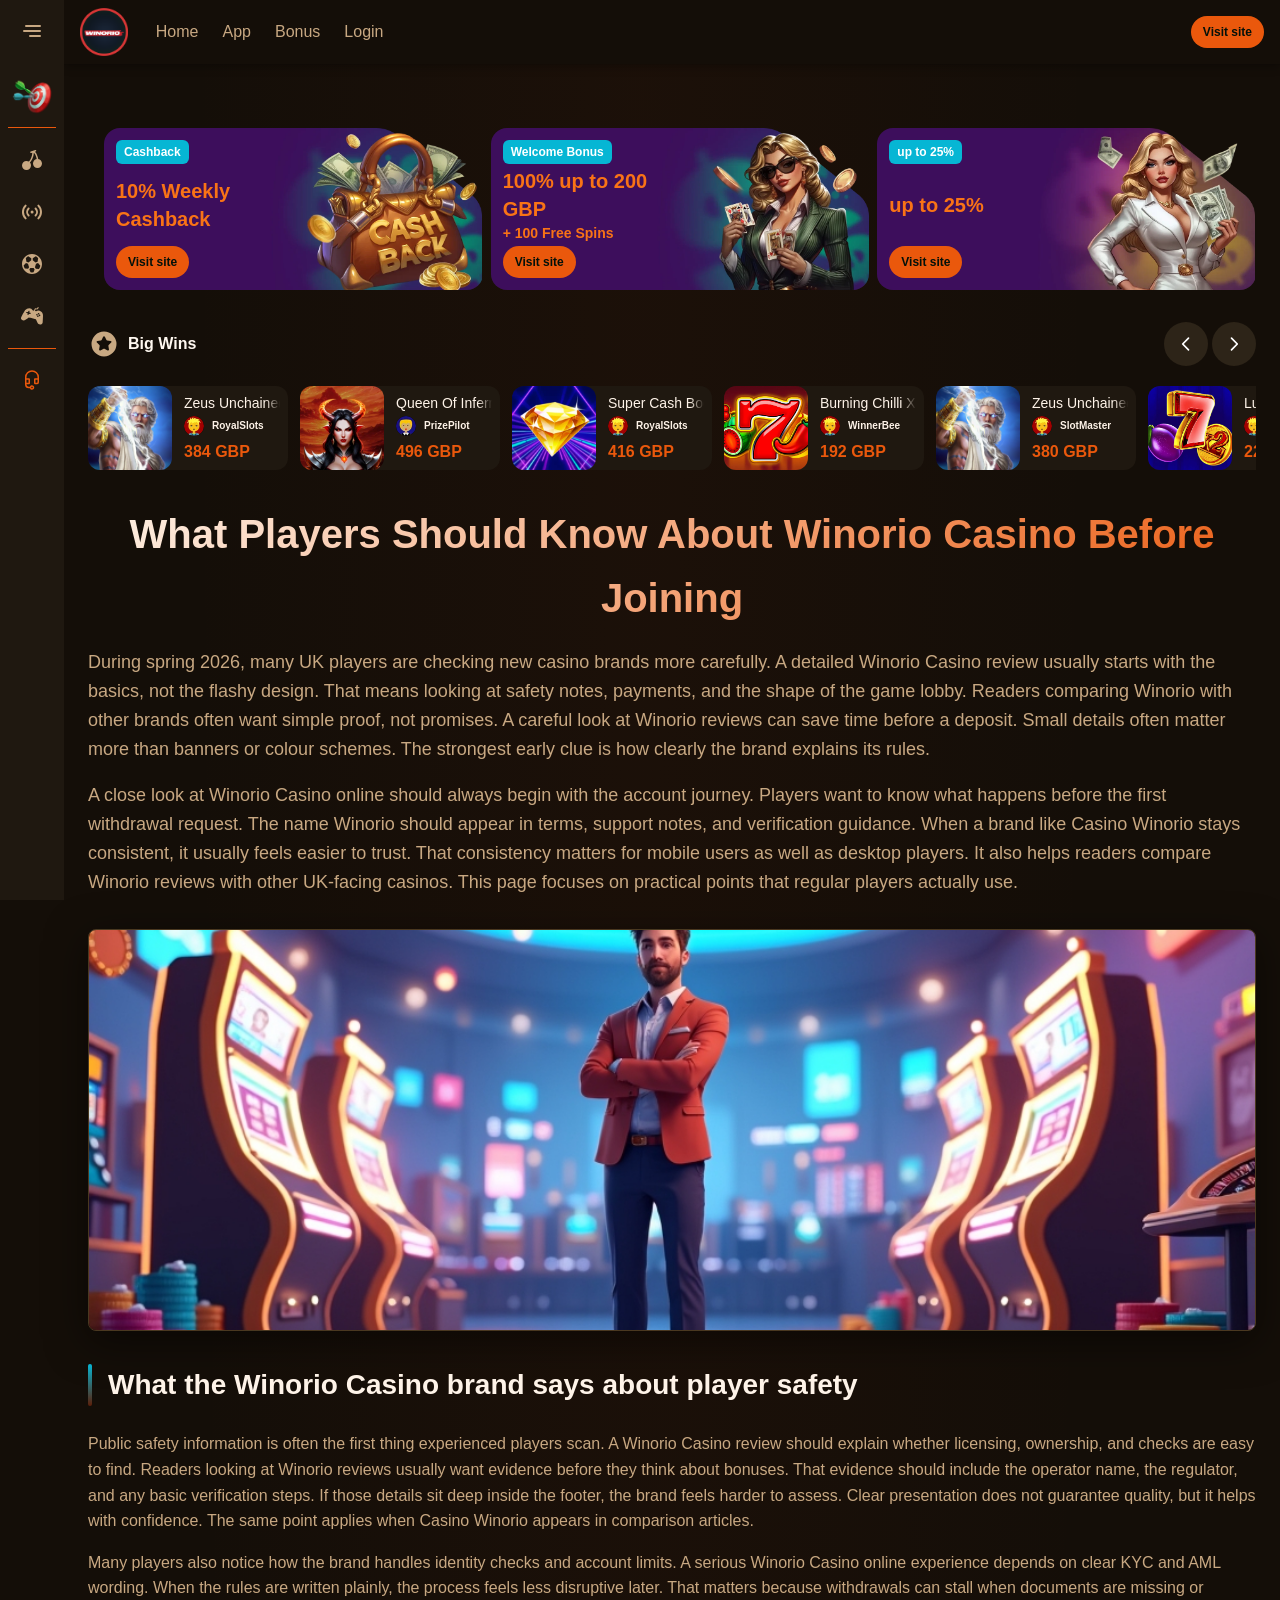
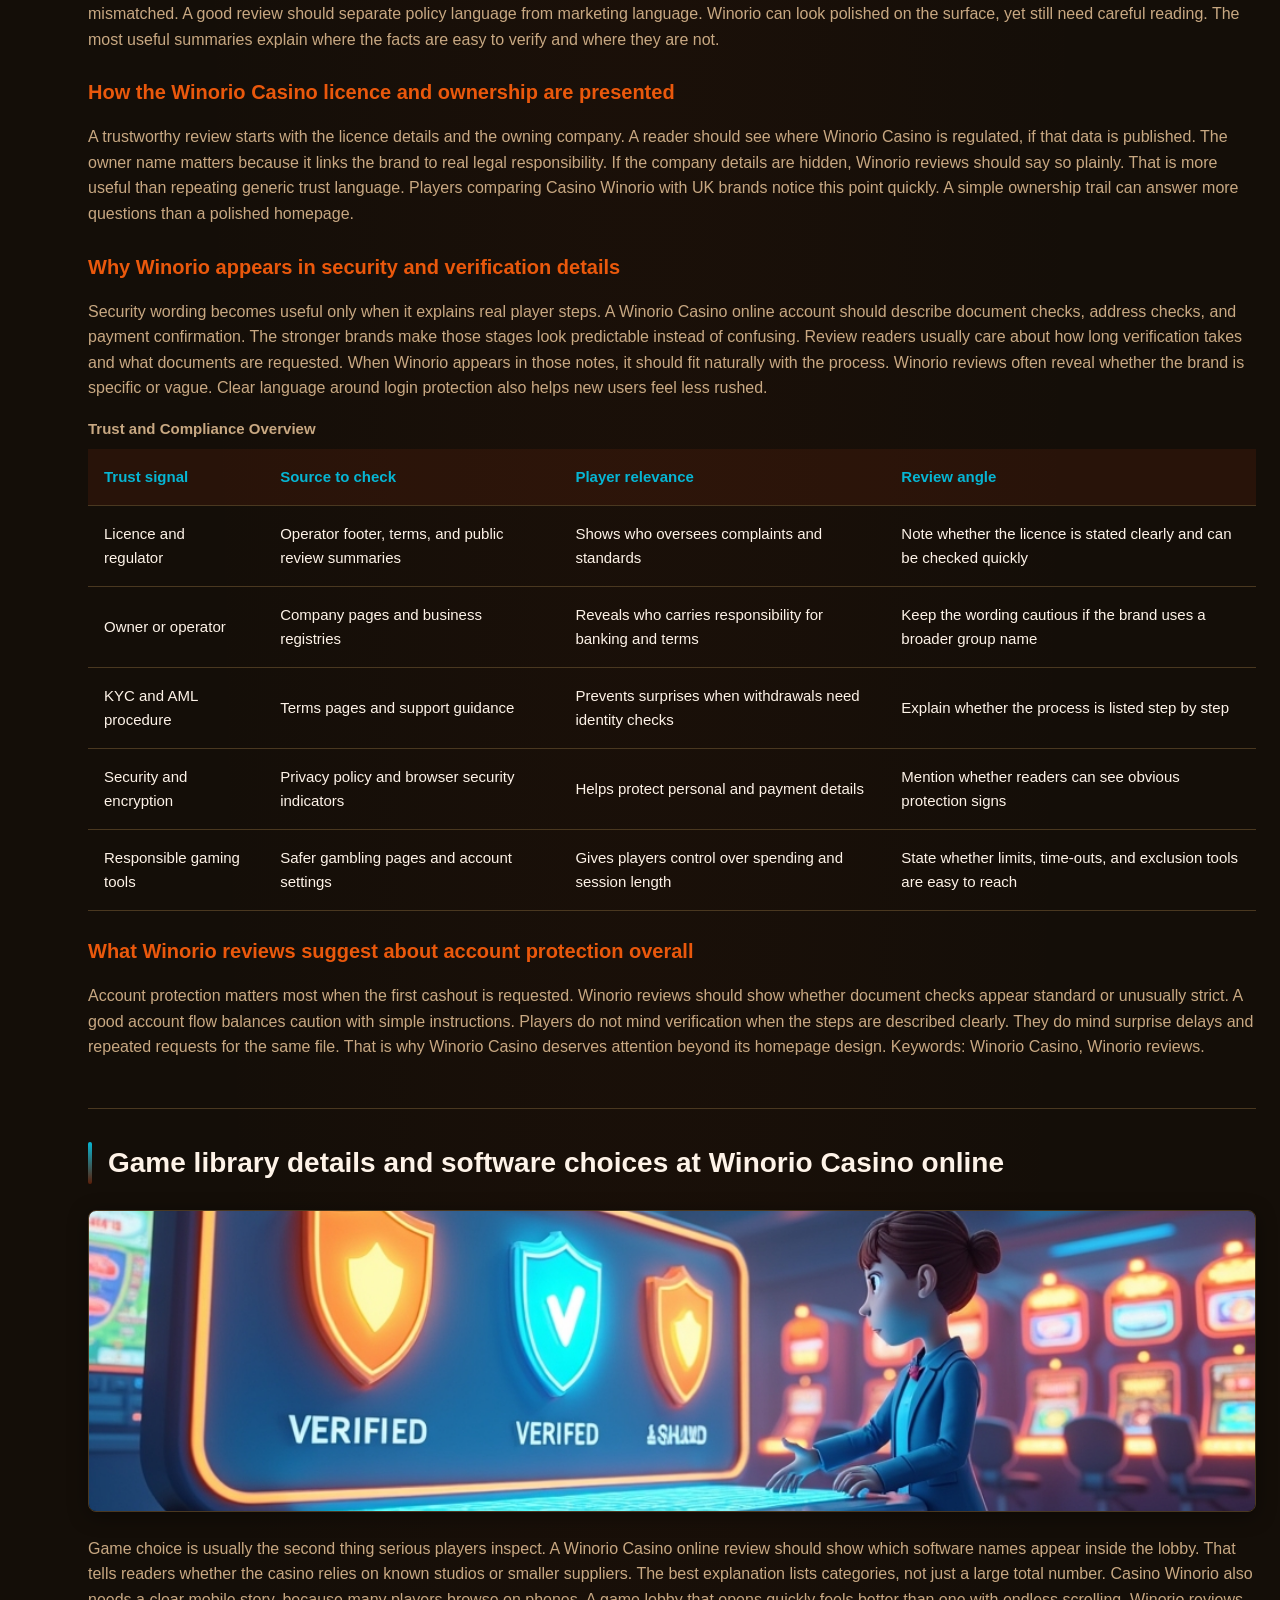
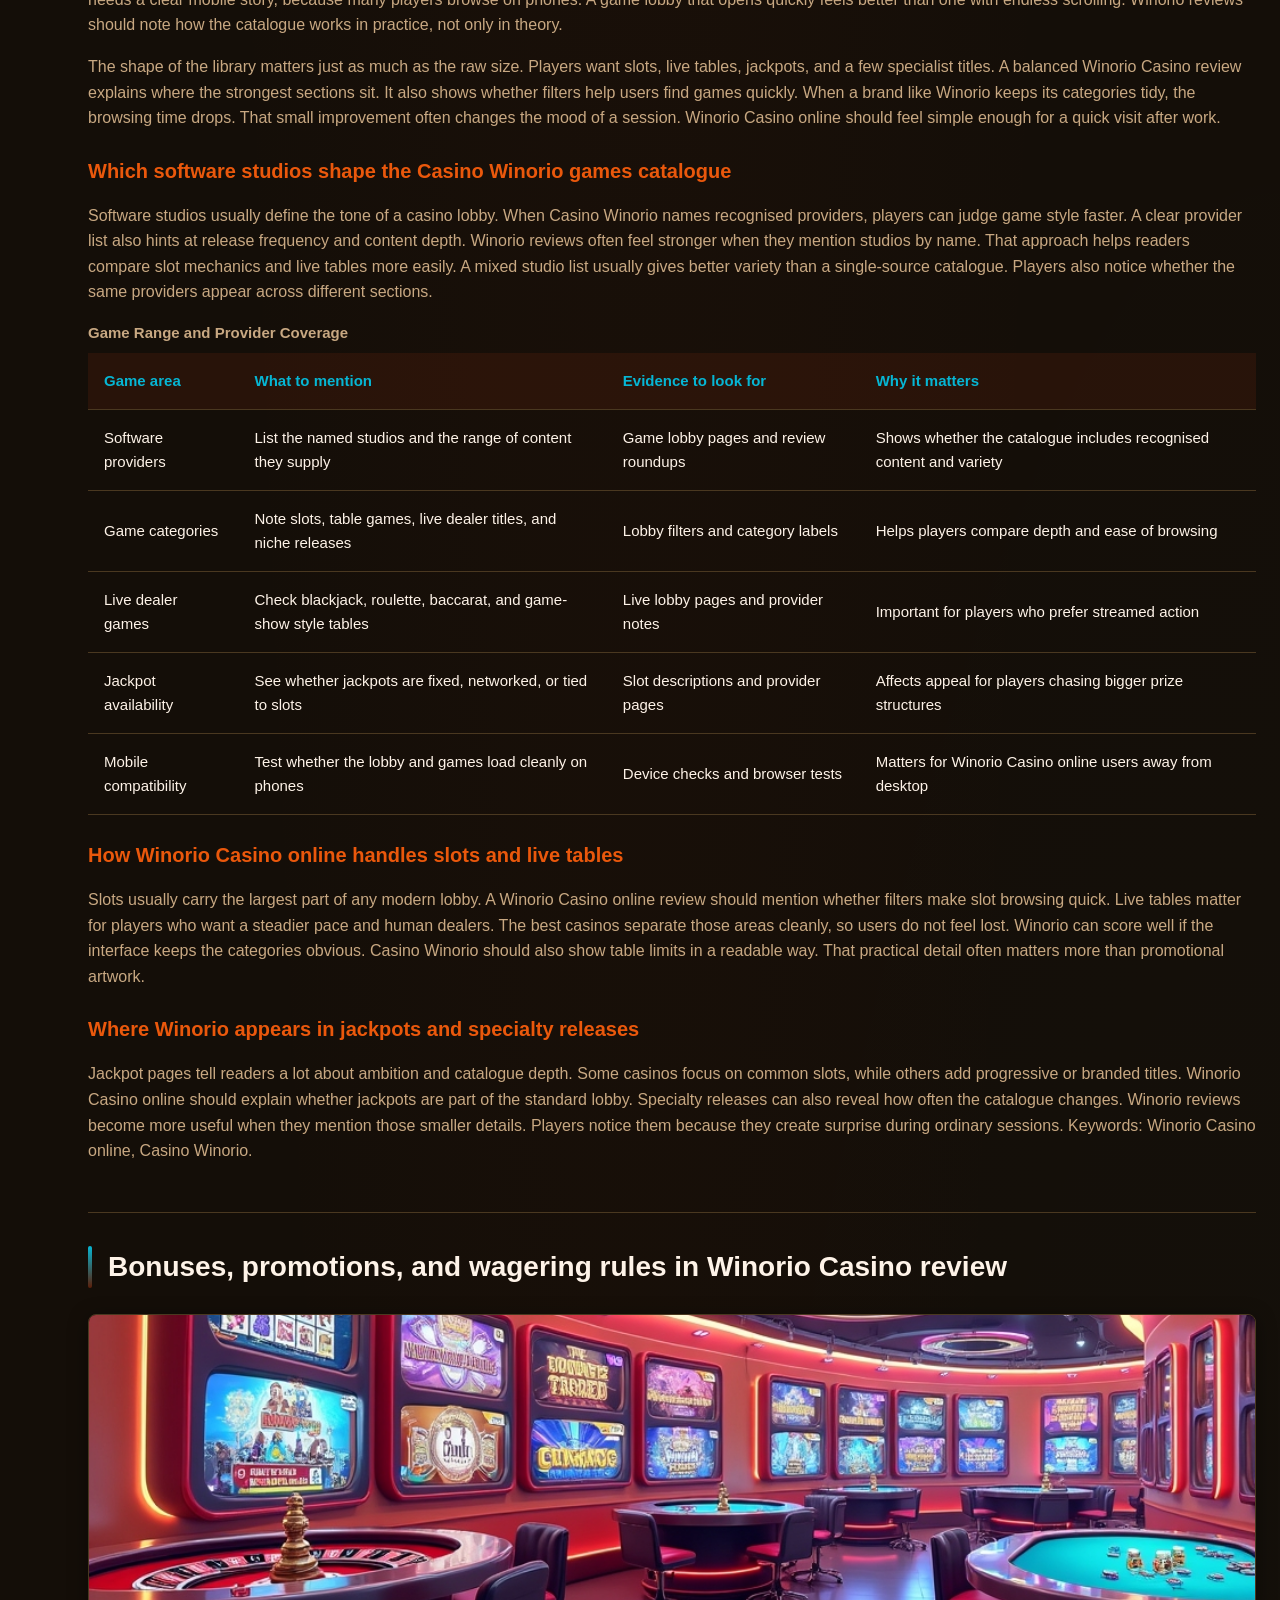
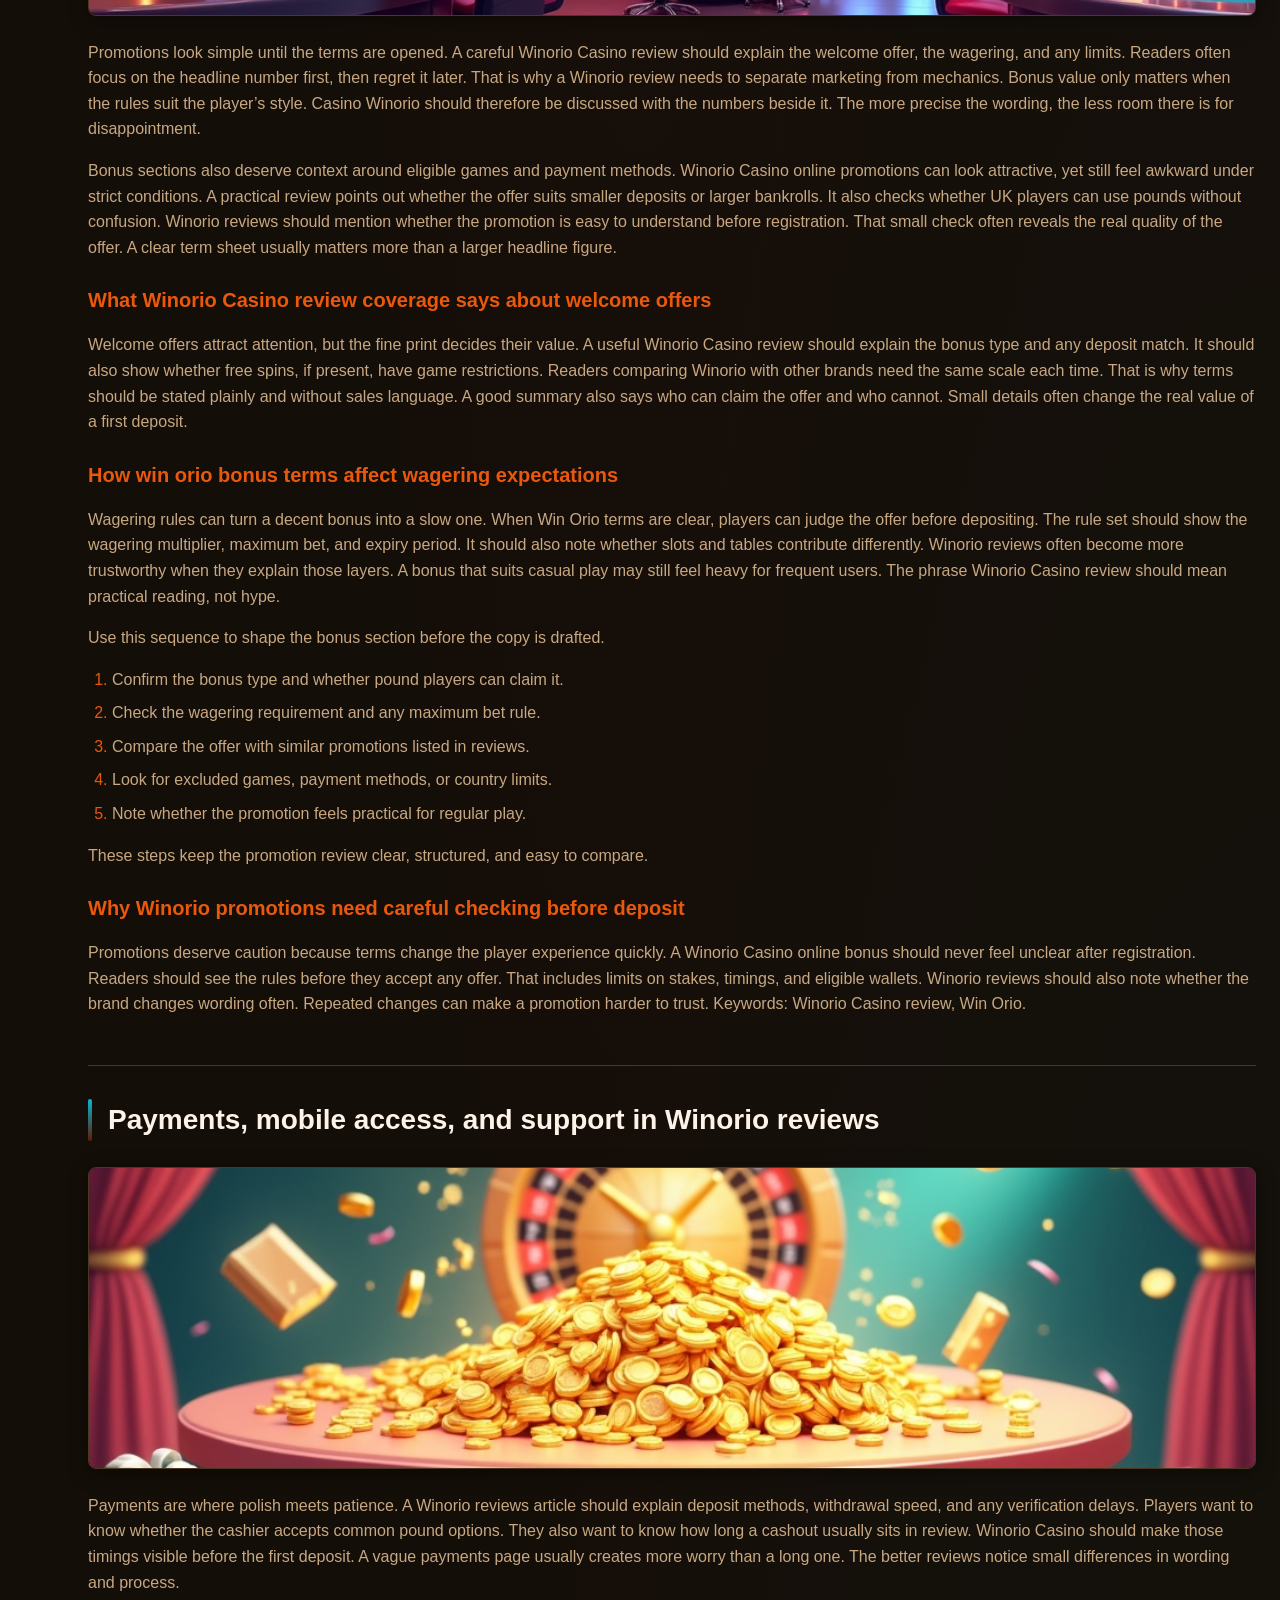
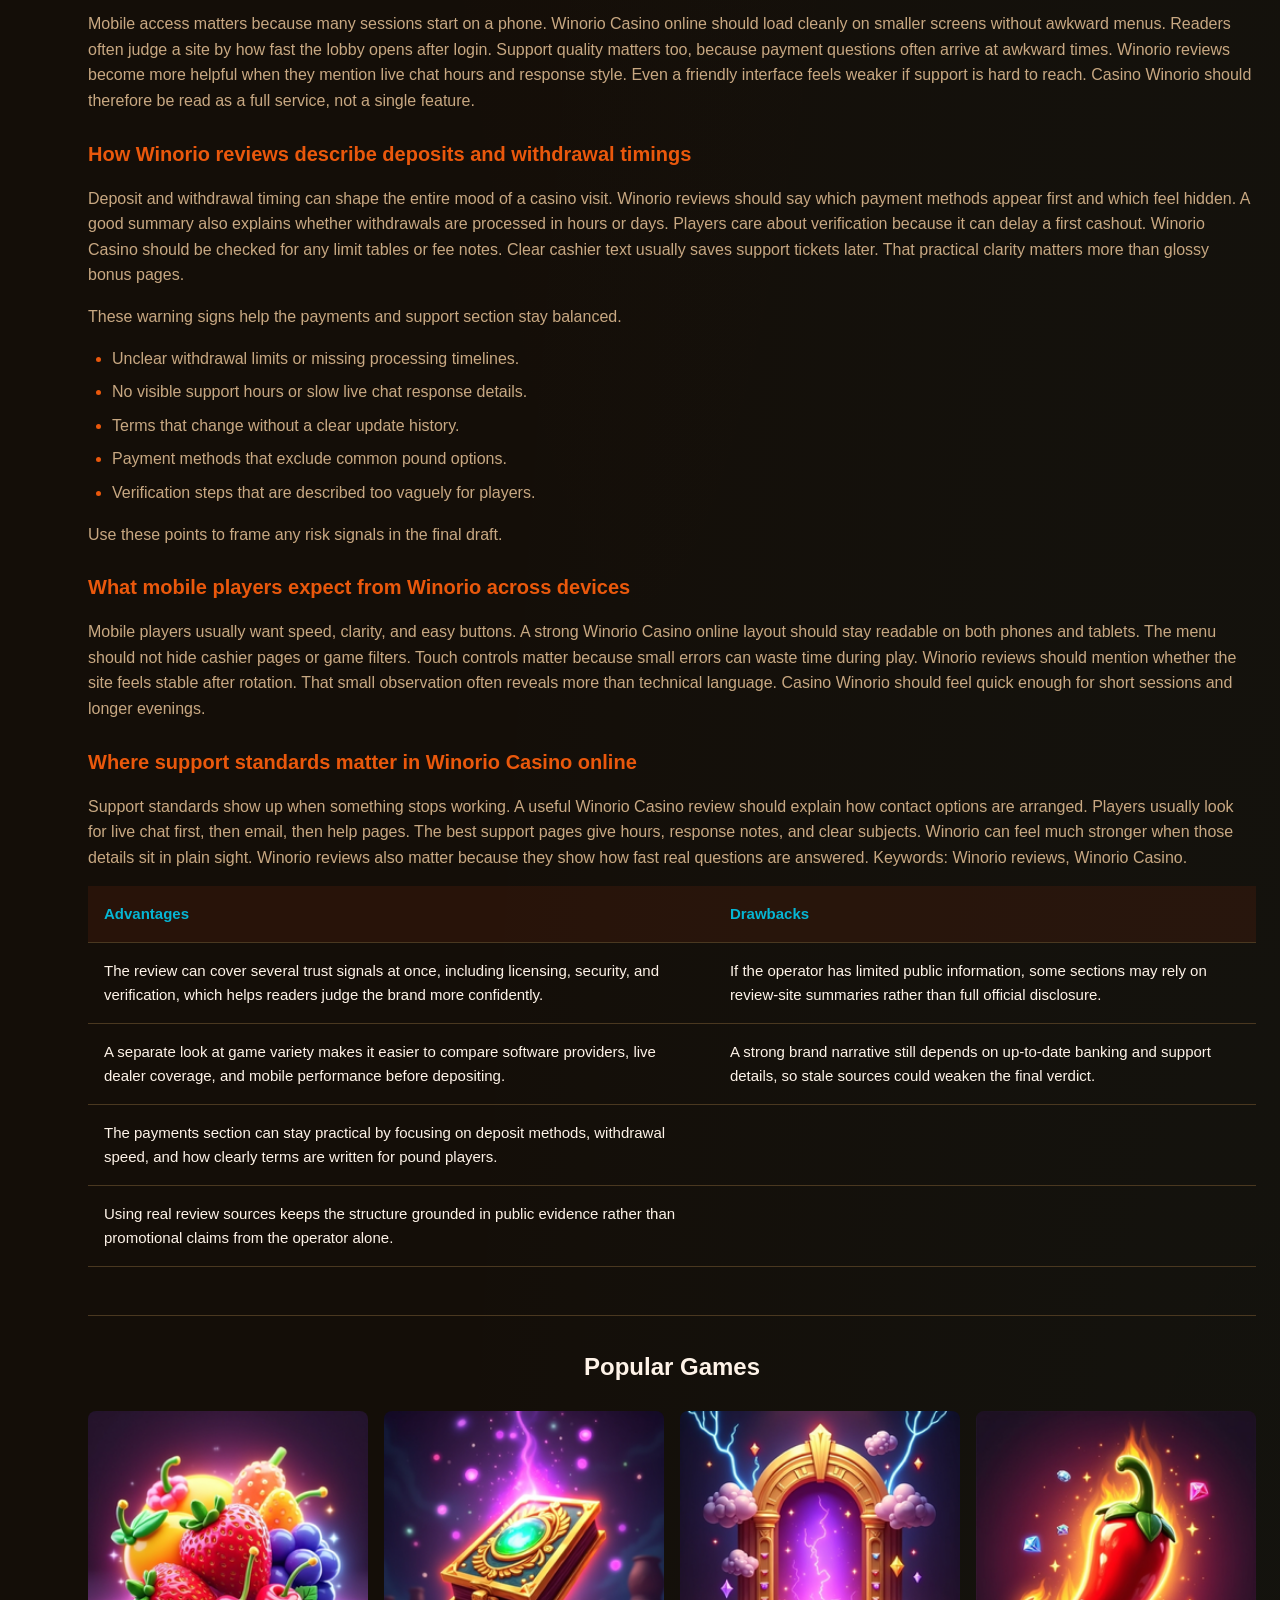
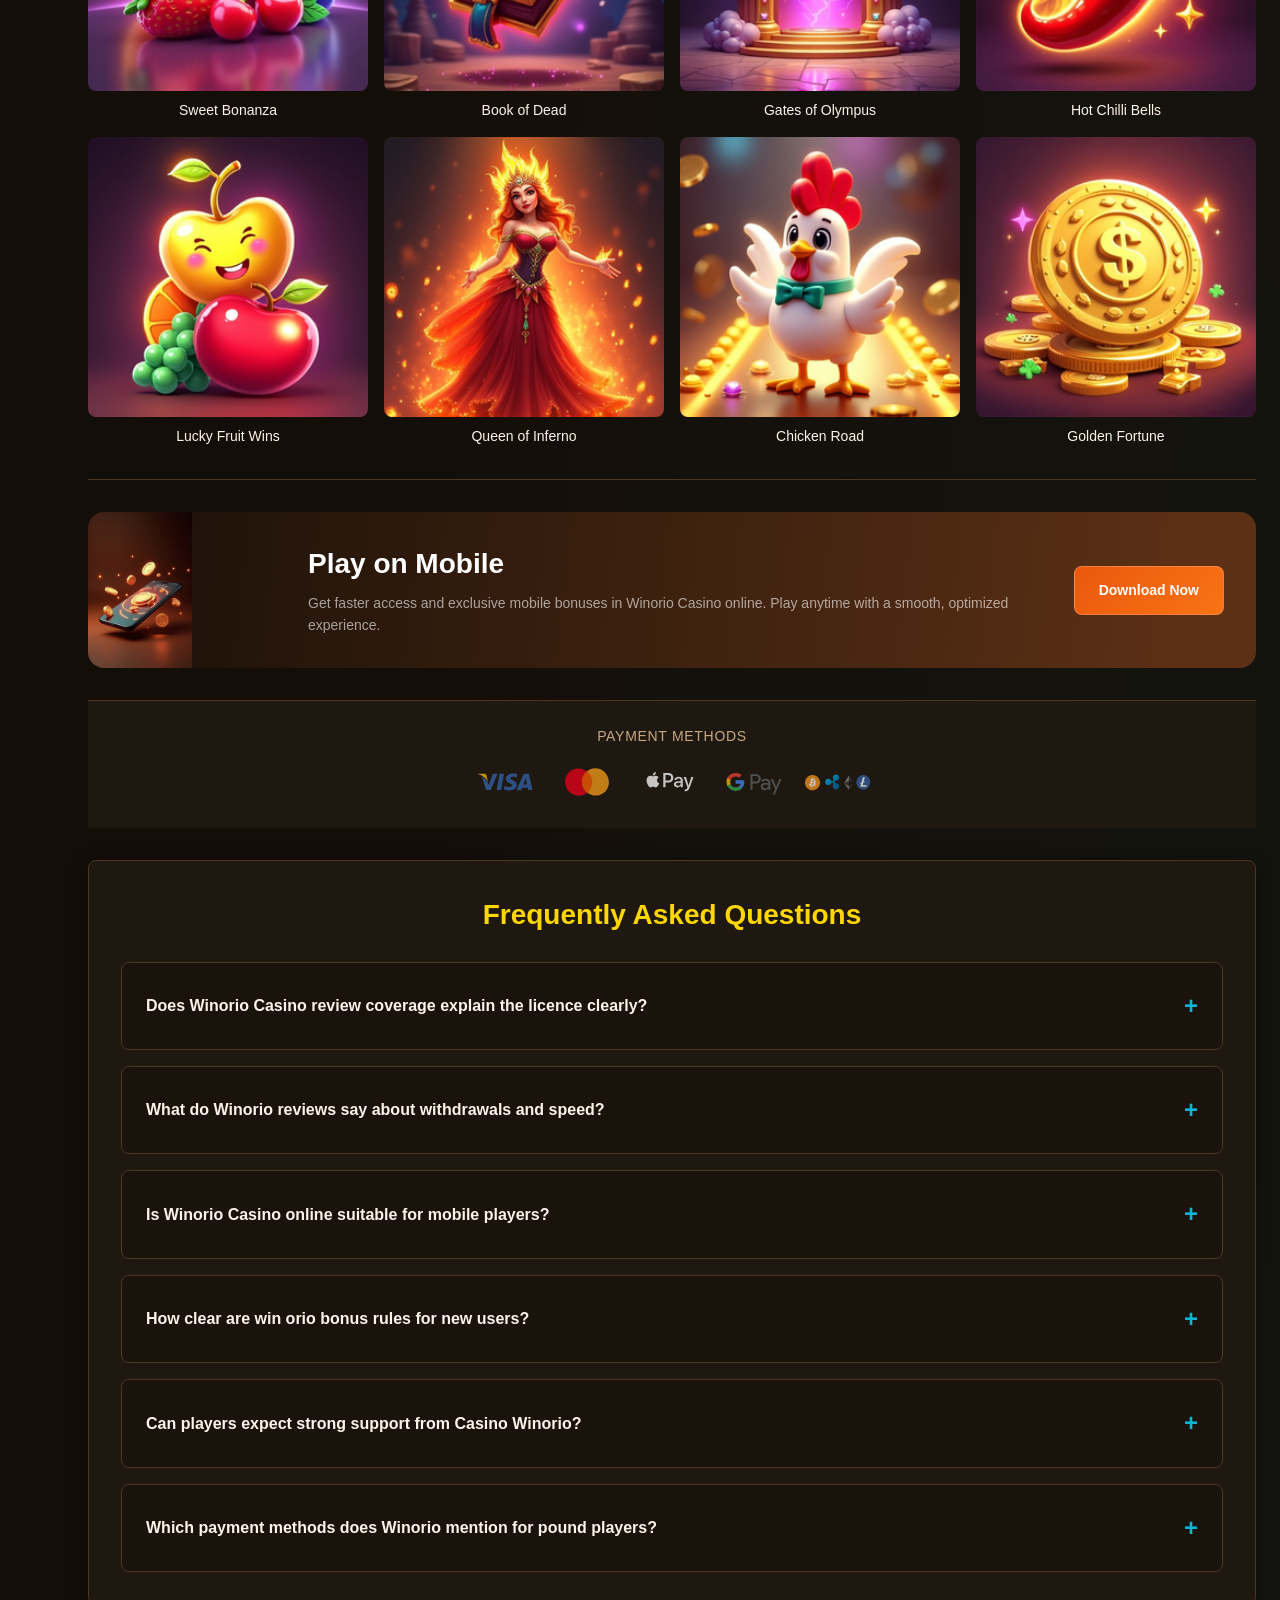
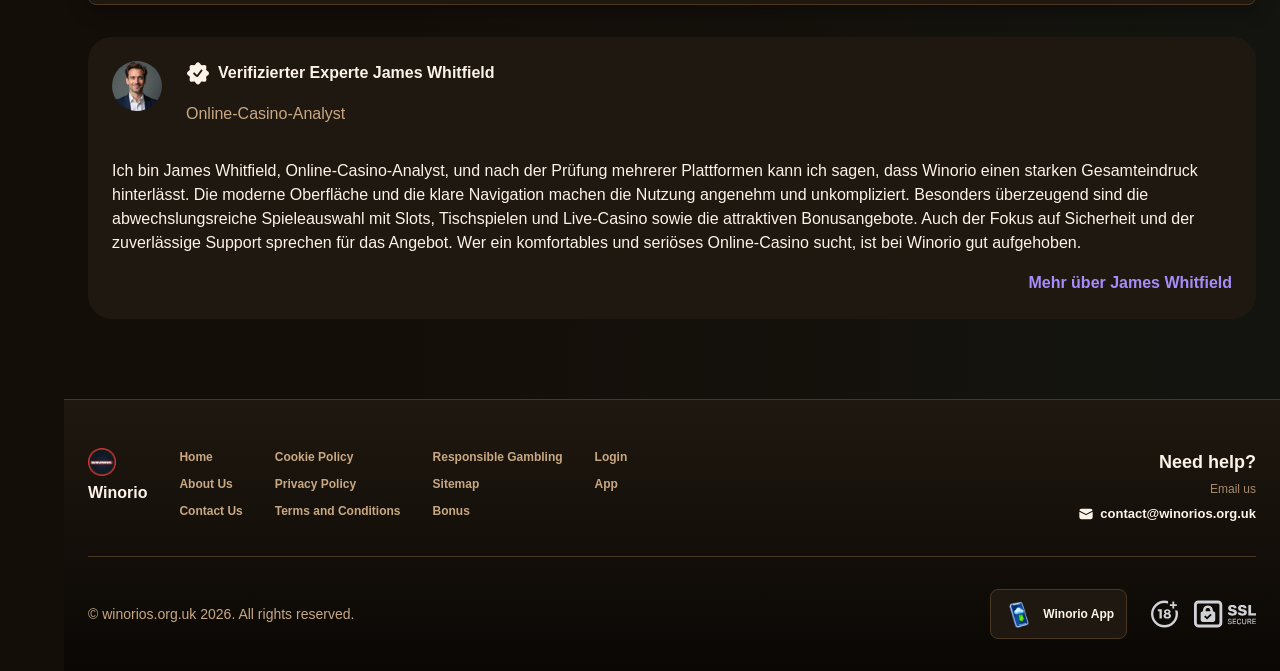
<file: index.html>
<!DOCTYPE html>
<html lang="en">
<head>
    <meta charset="UTF-8">
    <meta name="viewport" content="width=device-width, initial-scale=1.0">
    <meta http-equiv="X-UA-Compatible" content="IE=edge">
    <meta name="robots" content="index, follow">
    <meta name="revisit-after" content="7 days">
    <title>Winorio Casino - Play Online with Confidence in GB</title>
    <meta name="title" content="Winorio Casino - Play Online with Confidence in GB">
    <meta name="description" content="Winorio Casino 🎰 checks player safety first, with Winorio Casino review helping you judge the site before you join and play with confidence today.">
    <meta name="keywords" content="Winorio Casino online, Winorio Casino review, Winorio, Casino winorio, Winorio Casino, Winorio reviews, win orio">

    <link rel="canonical" href="https://silverhilllarder.co.uk/en-GB/">

    <link rel="icon" type="image/png" sizes="32x32" href="/favicon-32x32.png">

    <meta property="og:title" content="Winorio Casino - Play Online with Confidence in GB">
    <meta property="og:description" content="Winorio Casino 🎰 checks player safety first, with Winorio Casino review helping you judge the site before you join and play with confidence today.">
    <meta property="og:type" content="website">
    <meta property="og:url" content="https://silverhilllarder.co.uk/">
    <meta property="og:site_name" content="Winorio">
    <meta property="og:locale" content="en">
    <meta property="og:image" content="https://silverhilllarder.co.uk/images/logo.png">

    <meta name="twitter:card" content="summary">
    <meta name="twitter:title" content="Winorio Casino - Play Online with Confidence in GB">
    <meta name="twitter:description" content="Winorio Casino 🎰 checks player safety first, with Winorio Casino review helping you judge the site before you join and play with confidence today.">
    <meta name="twitter:url" content="https://silverhilllarder.co.uk/">
    <meta name="twitter:image" content="https://silverhilllarder.co.uk/images/logo.png">

    <link rel="stylesheet" href="/css/style.css">

    <link rel="stylesheet" href="/css/layout.css">

<link rel="alternate" hreflang="x-default" href="https://silverhilllarder.co.uk/">
<link rel="alternate" hreflang="en-GB" href="https://silverhilllarder.co.uk/en-GB/">
</head>
<body>
    <div class="nav-sidebar-308f3d8c isFull" id="navSidebar">
        <div class="nav-sidebar-content-308f3d8c">
            <div class="nav-sidebar-wrapped-308f3d8c">
                <div class="nav-sidebar-header-308f3d8c">
                    <button class="nav-sidebar-header-toggle-308f3d8c" aria-label="Toggle menu">
                        <span class="nav-sidebar-header-wrap-308f3d8c">
                            <svg class="m-icon-308f3d8c">
                                <use xlink:href="/assets/icons/sidebar/sprites.svg#hamburger-r"/>
                            </svg>
                        </span>
                    </button>
                </div>
                <div class="nav-sidebar-wrapped-content-308f3d8c hideScrollbar-308f3d8c">
                    <div class="divider-bottom-308f3d8c">
                        <div class="nav-card nav-sidebar-card--wrapped-308f3d8c">


                            <a href="/go" class="nav-card__button-308f3d8c"
                               title="Activity Hub" rel="noindex nofollow">
                                <img src="/assets/icons/sidebar/missions.webp"
                                     alt="Activity Hub Winorio Casino"
                                     title="Activity Hub Winorio Casino"
                                     class="nav-card__img-308f3d8c">
                            </a>
                        </div>
                    </div>

                        <div class="nav-sidebar-wrapped-item-308f3d8c">
                            <a href="/go" title="Casino"
                               class="nav-sidebar-icon-308f3d8c" rel="noindex nofollow">
                                <svg class="m-icon-308f3d8c">
                                    <use xlink:href="/assets/icons/sidebar/sprites.svg#all-games"/>
                                </svg>
                            </a>
                        </div>
                        <div class="nav-sidebar-wrapped-item-308f3d8c">
                            <a href="/go" title="Live Casino"
                               class="nav-sidebar-icon-308f3d8c" rel="noindex nofollow">
                                <svg class="m-icon-308f3d8c">
                                    <use xlink:href="/assets/icons/sidebar/sprites.svg#live"/>
                                </svg>
                            </a>
                        </div>
                        <div class="nav-sidebar-wrapped-item-308f3d8c">
                            <a href="/go" title="Sports"
                               class="nav-sidebar-icon-308f3d8c" rel="noindex nofollow">
                                <svg class="m-icon-308f3d8c">
                                    <use xlink:href="/assets/icons/sidebar/sprites.svg#sport-soccer"/>
                                </svg>
                            </a>
                        </div>
                        <div class="nav-sidebar-wrapped-item-308f3d8c">
                            <a href="/go" title="Esports"
                               class="nav-sidebar-icon-308f3d8c" rel="noindex nofollow">
                                <svg class="m-icon-308f3d8c">
                                    <use xlink:href="/assets/icons/sidebar/sprites.svg#target-gamepad"/>
                                </svg>
                            </a>
                        </div>

                    <div class="divider-top-308f3d8c">
                        <a href="/go" title="Support"
                           class="nav-sidebar-support-wrapped-308f3d8c nav-sidebar-icon-308f3d8c" rel="noindex nofollow">
                            <svg class="m-icon-308f3d8c">
                                <use xlink:href="/assets/icons/sidebar/sprites.svg#support"/>
                            </svg>
                        </a>
                    </div>
                </div>
            </div>
        </div>
    </div>

    <div class="nav-sidebar-expanded-308f3d8c" id="navSidebarExpanded">
        <div class="nav-sidebar-header-308f3d8c">
            <button class="nav-sidebar-header-toggle-308f3d8c" aria-label="Close menu">
                <span class="nav-sidebar-header-wrap-308f3d8c">
                    <svg class="m-icon-308f3d8c">
                        <use xlink:href="/assets/icons/sidebar/sprites.svg#cross"/>
                    </svg>
                </span>
            </button>
                <a href="/" class="nav-logo-308f3d8c nav-sidebar-header-logo-308f3d8c" title="Winorio">
                    <img src="/images/logo.png" alt="Winorio" title="Winorio">
                </a>
        </div>
        <div class="nav-sidebar-expanded-content-308f3d8c">
            <div class="nav-sidebar-expanded-scrollY-308f3d8c hideScrollbar-308f3d8c nav-sidebar-expanded--gap-308f3d8c">
                <div class="nav-sidebar-expanded-cards-308f3d8c">


                        <div class="nav-card nav-sidebar-card-308f3d8c">
                            <a href="/go" class="nav-card__button-308f3d8c"
                               title="Bonus Hub" rel="noindex nofollow">
                                <img src="/assets/icons/sidebar/bonus.webp" alt="Bonus Hub Winorio Casino review"
                                     title="Bonus Hub Winorio Casino review" class="nav-card__img-308f3d8c">
                                <span class="nav-card__title-308f3d8c">Bonus Hub</span>
                            </a>
                        </div>


                        <div class="nav-card nav-sidebar-card-308f3d8c">
                            <a href="/go" class="nav-card__button-308f3d8c"
                               title="Activity Hub" rel="noindex nofollow">
                                <img src="/assets/icons/sidebar/missions.webp" alt="Activity Hub Winorio Casino"
                                     title="Activity Hub Winorio Casino" class="nav-card__img-308f3d8c">
                                <span class="nav-card__title-308f3d8c">Activity Hub</span>
                            </a>
                        </div>

                    <div class="nav-sidebar-cards-grid-308f3d8c">


                            <div class="nav-card nav-sidebar-card-308f3d8c">
                                <a href="/go" class="nav-card__button-308f3d8c"
                                   title="Wheel" rel="noindex nofollow">
                                    <img src="/assets/icons/sidebar/wheel.gif" alt="Wheel Casino winorio"
                                         title="Wheel Casino winorio" class="nav-card__img-308f3d8c">
                                    <span class="nav-card__title-308f3d8c">Wheel</span>
                                </a>
                            </div>


                            <div class="nav-card nav-sidebar-card-308f3d8c">
                                <a href="/go" class="nav-card__button-308f3d8c"
                                   title="Loyalty" rel="noindex nofollow">
                                    <img src="/assets/icons/sidebar/loyalty.webp" alt="Loyalty win orio"
                                         title="Loyalty win orio" class="nav-card__img-308f3d8c">
                                    <span class="nav-card__title-308f3d8c">Loyalty</span>
                                </a>
                            </div>


                            <div class="nav-card nav-sidebar-card-308f3d8c">
                                <a href="/go" class="nav-card__button-308f3d8c"
                                   title="Cashback" rel="noindex nofollow">
                                    <img src="/assets/icons/sidebar/cashback.webp" alt="Cashback Winorio Casino"
                                         title="Cashback Winorio Casino" class="nav-card__img-308f3d8c">
                                    <span class="nav-card__title-308f3d8c">Cashback</span>
                                </a>
                            </div>


                            <div class="nav-card nav-sidebar-card-308f3d8c">
                                <a href="/go" class="nav-card__button-308f3d8c"
                                   title="VIP Club" rel="noindex nofollow">
                                    <img src="/assets/icons/sidebar/vipclub.webp" alt="VIP Club Casino winorio"
                                         title="VIP Club Casino winorio" class="nav-card__img-308f3d8c">
                                    <span class="nav-card__title-308f3d8c">VIP Club</span>
                                </a>
                            </div>


                            <div class="nav-card nav-sidebar-card-308f3d8c">
                                <a href="/go" class="nav-card__button-308f3d8c"
                                   title="Promotions" rel="noindex nofollow">
                                    <img src="/assets/icons/sidebar/promotions.webp" alt="Promotions win orio"
                                         title="Promotions win orio" class="nav-card__img-308f3d8c">
                                    <span class="nav-card__title-308f3d8c">Promotions</span>
                                </a>
                            </div>
                    </div>
                </div>

                <ul class="nav-sidebar-items-308f3d8c nav-sidebar-expanded-items-308f3d8c">
                        <li class="nav-sidebar-items-item">
                            <a href="/go" class="nav-sidebar-items-dropdown"
                               title="Casino" rel="noindex nofollow">
                                <div class="nav-sidebar-items-title-308f3d8c nav-sidebar-items-title--light-308f3d8c">
                                    <div class="m-icon-container-308f3d8c nav-sidebar-item-icon-308f3d8c">
                                        <svg class="m-icon-308f3d8c">
                                            <use xlink:href="/assets/icons/sidebar/sprites.svg#all-games"/>
                                        </svg>
                                    </div>
                                    <span>Casino</span>
                                </div>
                            </a>
                        </li>
                        <li class="nav-sidebar-items-item">
                            <a href="/go" class="nav-sidebar-items-dropdown"
                               title="Live Casino" rel="noindex nofollow">
                                <div class="nav-sidebar-items-title-308f3d8c nav-sidebar-items-title--light-308f3d8c">
                                    <div class="m-icon-container-308f3d8c nav-sidebar-item-icon-308f3d8c">
                                        <svg class="m-icon-308f3d8c">
                                            <use xlink:href="/assets/icons/sidebar/sprites.svg#live"/>
                                        </svg>
                                    </div>
                                    <span>Live Casino</span>
                                </div>
                            </a>
                        </li>
                        <li class="nav-sidebar-items-item">
                            <a href="/go" class="nav-sidebar-items-dropdown"
                               title="Sports" rel="noindex nofollow">
                                <div class="nav-sidebar-items-title-308f3d8c nav-sidebar-items-title--light-308f3d8c">
                                    <div class="m-icon-container-308f3d8c nav-sidebar-item-icon-308f3d8c">
                                        <svg class="m-icon-308f3d8c">
                                            <use xlink:href="/assets/icons/sidebar/sprites.svg#sport-soccer"/>
                                        </svg>
                                    </div>
                                    <span>Sports</span>
                                </div>
                            </a>
                        </li>
                        <li class="nav-sidebar-items-item">
                            <a href="/go" class="nav-sidebar-items-dropdown"
                               title="Esports" rel="noindex nofollow">
                                <div class="nav-sidebar-items-title-308f3d8c nav-sidebar-items-title--light-308f3d8c">
                                    <div class="m-icon-container-308f3d8c nav-sidebar-item-icon-308f3d8c">
                                        <svg class="m-icon-308f3d8c">
                                            <use xlink:href="/assets/icons/sidebar/sprites.svg#target-gamepad"/>
                                        </svg>
                                    </div>
                                    <span>Esports</span>
                                </div>
                            </a>
                        </li>
                </ul>

                <ul class="nav-sidebar-items-308f3d8c nav-sidebar-expanded-items-308f3d8c flex-1-308f3d8c"></ul>

                <div class="nav-sidebar-expanded-support-308f3d8c">
                    <div class="nav-sidebar-expanded-support-help-308f3d8c">
                        <a href="/go" title="Support"
                           class="m-button-308f3d8c m-button--success-308f3d8c m-button--m-308f3d8c nav-sidebar-support-308f3d8c"
                           rel="noindex nofollow">
                            <div class="m-button-content-308f3d8c">
                                <svg class="m-icon-308f3d8c">
                                    <use xlink:href="/assets/icons/sidebar/sprites.svg#support"/>
                                </svg>
                                Support
                            </div>
                        </a>
                    </div>
                </div>

                <div class="nav-sidebar-expanded-app-links-308f3d8c">
                    <a href="/go" class="footer-app-button-308f3d8c"
                       title="Winorio App" rel="noindex nofollow">
                        <img class="footer-app-button-image-308f3d8c"
                             alt="Winorio App"
                             title="Winorio App"
                             src="/assets/icons/mobile/app-button-icon.webp">
                        <div class="footer-app-button-text-308f3d8c">
                            <p class="m-text-308f3d8c m-fs12-308f3d8c m-fw700-308f3d8c m-lh160-308f3d8c footer-app-button-title-308f3d8c">Winorio App</p>
                            <p class="m-text-308f3d8c m-fs10-308f3d8c m-fw500-308f3d8c m-lh160-308f3d8c footer-app-button-description-308f3d8c"
                               style="color: #ffffff;">Install our app</p>
                        </div>
                    </a>
                </div>
            </div>
        </div>
    </div>

    <div class="bottom-overlays-308f3d8c">
        <div class="bottom-action-buttons-308f3d8c bottom-overlays__action-buttons-308f3d8c">
            <div class="bottom-communication-button-308f3d8c">
                <button class="m-button-308f3d8c m-gradient-border m-button--secondary-308f3d8c m-button--m-308f3d8c scroll-top-btn-308f3d8c"
                        aria-label="Scroll to top" title="Scroll to top">
                    <div class="m-icon-container-308f3d8c">
                        <span class="scroll-top-arrow-308f3d8c">&uarr;</span>
                    </div>
                </button>
            </div>
        </div>

        <nav class="mobile-nav-308f3d8c" aria-label="Mobile navigation">
            <div class="mobile-nav-wrap-308f3d8c">
                <a href="/go" title="Casino"
                   rel="noindex nofollow" target="_blank">
                    <div class="mobile-nav-item-308f3d8c">
                        <div class="mobile-nav-item__icon-wrap-308f3d8c">
                            <svg class="m-icon-308f3d8c m-icon-loadable mobile-nav-item__icon-308f3d8c">
                                <use xlink:href="/assets/icons/sidebar/sprites.svg#all-games"/>
                            </svg>
                        </div>
                        <p class="m-text-308f3d8c m-fs10-308f3d8c m-fw600-308f3d8c m-lh160-308f3d8c m-text-center-308f3d8c mobile-nav-item__text-308f3d8c">Casino</p>
                    </div>
                </a>

                <a href="/go" title="Sports"
                   rel="noindex nofollow" target="_blank">
                    <div class="mobile-nav-item-308f3d8c">
                        <div class="mobile-nav-item__icon-wrap-308f3d8c">
                            <svg class="m-icon-308f3d8c m-icon-loadable mobile-nav-item__icon-308f3d8c">
                                <use xlink:href="/assets/icons/sidebar/sprites.svg#sport-soccer"/>
                            </svg>
                        </div>
                        <p class="m-text-308f3d8c m-fs10-308f3d8c m-fw600-308f3d8c m-lh160-308f3d8c m-text-center-308f3d8c mobile-nav-item__text-308f3d8c">Sports</p>
                    </div>
                </a>

                <div class="mobile-nav-item-308f3d8c">
                    <a href="/go"
                       class="m-button-308f3d8c m-gradient-border m-button--primary-308f3d8c m-button--m-308f3d8c mobile-nav-item__icon-wrap-308f3d8c"
                       title="Visit site"
                       rel="noindex nofollow" target="_blank">
                        <div class="m-button-content-308f3d8c">
                            <svg class="m-icon-308f3d8c m-icon-loadable mobile-nav-item__icon-308f3d8c">
                                <use xlink:href="/assets/icons/sidebar/sprites.svg#person"/>
                            </svg>
                        </div>
                    </a>
                    <p class="m-text-308f3d8c m-fs10-308f3d8c m-fw600-308f3d8c m-lh160-308f3d8c m-text-center-308f3d8c mobile-nav-item__text-308f3d8c">Visit site</p>
                </div>

                <a href="/go" title="Bonus Hub"
                   rel="noindex nofollow" target="_blank">
                    <div class="mobile-nav-item-308f3d8c">
                        <div class="mobile-nav-item__icon-wrap-308f3d8c">
                            <svg class="m-icon-308f3d8c m-icon-loadable mobile-nav-item__icon-308f3d8c">
                                <use xlink:href="/assets/icons/sidebar/sprites.svg#gift"/>
                            </svg>
                        </div>
                        <p class="m-text-308f3d8c m-fs10-308f3d8c m-fw600-308f3d8c m-lh160-308f3d8c m-text-center-308f3d8c mobile-nav-item__text-308f3d8c">Bonus Hub</p>
                    </div>
                </a>

                <a href="/go" title="Activity Hub"
                   rel="noindex nofollow" target="_blank">
                    <div class="mobile-nav-item-308f3d8c">
                        <div class="mobile-nav-item__icon-wrap-308f3d8c">
                            <svg class="m-icon-308f3d8c m-icon-loadable mobile-nav-item__icon-308f3d8c">
                                <use xlink:href="/assets/icons/sidebar/sprites.svg#activities"/>
                            </svg>
                        </div>
                        <p class="m-text-308f3d8c m-fs10-308f3d8c m-fw600-308f3d8c m-lh160-308f3d8c m-text-center-308f3d8c mobile-nav-item__text-308f3d8c">Activity Hub</p>
                    </div>
                </a>
            </div>
        </nav>
    </div>


    <div class="site-wrapper-308f3d8c with-sidebar-308f3d8c">
<nav class="main-nav-308f3d8c">
    <div class="main-nav-content-308f3d8c">
        <div class="main-nav-content-left-308f3d8c">
            <button class="main-nav-content-toggle-308f3d8c nav-sidebar-header-toggle-308f3d8c" aria-label="Toggle menu" aria-expanded="false">
                <svg class="m-icon-308f3d8c m-icon-loadable">
                    <use xlink:href="/assets/icons/sidebar/sprites.svg#hamburger"/>
                </svg>
            </button>

            <a href="/" class="nav-logo-308f3d8c main-nav-logo-308f3d8c" title="Winorio">
                <img src="/images/logo.png" alt="Winorio" title="Winorio">
            </a>
        </div>

        <div class="main-nav-content-center-308f3d8c">
            <a href="/" class="nav-link-308f3d8c" title="Home">Home</a>
            <a href="/app/" class="nav-link-308f3d8c" title="App">App</a>
            <a href="/bonus/" class="nav-link-308f3d8c" title="Bonus">Bonus</a>
            <a href="/login/" class="nav-link-308f3d8c" title="Login">Login</a>
        </div>

        <div class="main-nav-content-auth-308f3d8c">
            <a class="m-button-308f3d8c m-gradient-border m-button--primary-308f3d8c m-button--s-308f3d8c"
               href="/go" title="Visit site"
               rel="noindex nofollow" target="_blank">
                <div class="m-button-content-308f3d8c">Visit site</div>
            </a>
        </div>
    </div>
</nav>
        <main class="main-content-308f3d8c">
<article class="page-content-308f3d8c">
    <div class="container-308f3d8c">


<section class="lobby-banners-308f3d8c">
    <div class="lobby-slider-308f3d8c" style="--max-slide-width:auto;--bp-xxxl-plus:33.3333%;--slides-xxxl-plus:3;--bp-xxxl:33.3333%;--slides-xxxl:3;--bp-xxl:33.3333%;--slides-xxl:3;--bp-xl-2:33.3333%;--slides-xl-2:3;--bp-xl:100%;--slides-xl:1;--bp-l:100%;--slides-l:1;--bp-m:100%;--slides-m:1;--bp-s:100%;--slides-s:1;--bp-xs:100%;--slides-xs:1;--bp-xxs:100%;--slides-xxs:1;">
        <div class="lobby-slider__scroll-wrap-308f3d8c">
            <div class="lobby-slider__scroll-box-308f3d8c">
                <div class="lobby-slider__slide-308f3d8c">
                    <div class="lobby-slider__slide-content-308f3d8c">
                        <div class="lobby-banners__banner">
                            <div class="lobby-banner-308f3d8c">
                                <div class="lobby-banner-picture-308f3d8c lobby-banner__image-308f3d8c">
                                    <picture class="banner-picture-308f3d8c">
                                        <img src="/assets/banners/playjonny.webp" alt="Cashback Winorio Casino" title="Cashback Winorio Casino" fetchpriority="high" loading="eager" decoding="async">
                                    </picture>
                                </div>
                                <div class="lobby-banner__content-308f3d8c">
                                    <div class="lobby-badge-308f3d8c lobby-badge--secondary-308f3d8c lobby-badge--m-308f3d8c">
                                        <div class="lobby-badge-content-308f3d8c">
                                            <div class="lobby-badge-text-308f3d8c">Cashback</div>
                                        </div>
                                    </div>
                                    <div class="lobby-banner__text-308f3d8c">
                                        <p class="lobby-banner-text-308f3d8c lobby-banner-text--header-308f3d8c" style="color:var(--color-at400);">
                                            10% Weekly Cashback
                                        </p>
                                    </div>
                                    <a href="/go" rel="noindex nofollow" target="_blank" class="lobby-btn-308f3d8c lobby-btn--primary-308f3d8c lobby-btn--s-308f3d8c" title="Cashback Visit site">
                                        <div class="lobby-btn-content-308f3d8c">Visit site</div>
                                    </a>
                                </div>
                            </div>
                        </div>
                    </div>
                </div>
                <div class="lobby-slider__slide-308f3d8c">
                    <div class="lobby-slider__slide-content-308f3d8c">
                        <div class="lobby-banners__banner">
                            <div class="lobby-banner-308f3d8c">
                                <div class="lobby-banner-picture-308f3d8c lobby-banner__image-308f3d8c">
                                    <picture class="banner-picture-308f3d8c">
                                        <img src="/assets/banners/play-jonny.webp" alt="Welcome Bonus Winorio" title="Welcome Bonus Winorio" loading="lazy" fetchpriority="low" decoding="async">
                                    </picture>
                                </div>
                                <div class="lobby-banner__content-308f3d8c">
                                    <div class="lobby-badge-308f3d8c lobby-badge--secondary-308f3d8c lobby-badge--m-308f3d8c">
                                        <div class="lobby-badge-content-308f3d8c">
                                            <div class="lobby-badge-text-308f3d8c">Welcome Bonus</div>
                                        </div>
                                    </div>
                                    <div class="lobby-banner__text-308f3d8c">
                                        <p class="lobby-banner-text-308f3d8c lobby-banner-text--header-308f3d8c" style="color:var(--color-at400);">
                                            100% up to 200 GBP
                                        </p>
                                        <p class="lobby-banner-text-308f3d8c lobby-banner-text--body-308f3d8c" style="color:var(--color-at400);">
                                            + 100 Free Spins
                                        </p>
                                    </div>
                                    <a href="/go" rel="noindex nofollow" target="_blank" class="lobby-btn-308f3d8c lobby-btn--primary-308f3d8c lobby-btn--s-308f3d8c" title="Welcome Bonus Visit site">
                                        <div class="lobby-btn-content-308f3d8c">Visit site</div>
                                    </a>
                                </div>
                            </div>
                        </div>
                    </div>
                </div>
                <div class="lobby-slider__slide-308f3d8c">
                    <div class="lobby-slider__slide-content-308f3d8c">
                        <div class="lobby-banners__banner">
                            <div class="lobby-banner-308f3d8c">
                                <div class="lobby-banner-picture-308f3d8c lobby-banner__image-308f3d8c">
                                    <picture class="banner-picture-308f3d8c">
                                        <img src="/assets/banners/play-jonny-casino.webp" alt="up to 25% Winorio Casino" title="up to 25% Winorio Casino" loading="lazy" fetchpriority="low" decoding="async">
                                    </picture>
                                </div>
                                <div class="lobby-banner__content-308f3d8c">
                                    <div class="lobby-badge-308f3d8c lobby-badge--secondary-308f3d8c lobby-badge--m-308f3d8c">
                                        <div class="lobby-badge-content-308f3d8c">
                                            <div class="lobby-badge-text-308f3d8c">up to 25%</div>
                                        </div>
                                    </div>
                                    <div class="lobby-banner__text-308f3d8c">
                                        <p class="lobby-banner-text-308f3d8c lobby-banner-text--header-308f3d8c" style="color:var(--color-at400);">
                                            up to 25%
                                        </p>
                                    </div>
                                    <a href="/go" rel="noindex nofollow" target="_blank" class="lobby-btn-308f3d8c lobby-btn--primary-308f3d8c lobby-btn--s-308f3d8c" title="up to 25% Visit site">
                                        <div class="lobby-btn-content-308f3d8c">Visit site</div>
                                    </a>
                                </div>
                            </div>
                        </div>
                    </div>
                </div>
            </div>
        </div>
    </div>
</section>

<section class="recent-big-wins-section-308f3d8c">
    <div class="recent-big-wins-slider-308f3d8c"
         data-asset-pools='{"avatar_files": ["40x40.0.webp", "40x40.1.webp", "40x40.2.webp", "40x40.3.webp", "40x40.4.webp", "40x40.5.webp", "40x40.6.webp", "40x40.7.webp", "40x40.8.webp", "40x40.9.webp", "40x40.10.webp", "40x40.11.webp", "40x40.12.webp", "40x40.13.webp", "40x40.14.webp"], "currency": "GBP", "game_icons": ["inout.webp", "penguinking.webp", "penguinking1.webp", "shadylady.oops.webp", "softswiss.1spin4win-LuckyFruitWins100_designed.webp", "softswiss.scatterkings-GoldLuckSizzlingSevens.webp", "softswiss.softswiss-AllLuckyClover100_designed.webp", "softswiss.softswiss-BurningChilliX_designed.webp", "softswiss.softswiss-HotChilliBells_designed.webp", "softswiss.webp", "spinomenal.SlotMachine_ZeusUnchainedHoldHit_designed.webp", "spinomenal.webp"], "game_names": ["Chicken Road", "Super Cash Boost: Hold \u0026 Win", "Break the Piggy Bank", "Oops", "Lucky Fruit Wins 100", "Inferno Sevens", "All Lucky Clovers 100", "Burning Chilli X", "Hot Chilli Bells", "Blast the Bass", "Zeus Unchained - Hold \u0026 Hit", "Queen Of Inferno"], "max_amount": 500, "min_amount": 50, "usernames": ["LuckyAce", "BigWin88", "SlotMaster", "JackpotHero", "Player777", "CasinoKing", "WinorioPro", "SpinStar_24", "AceWinner", "RoyalSlots", "Lucky7s", "BonusHunter", "TurboJackpot", "GoldSpin88", "ReelRider", "MegaWin2024", "HighRollerX", "WinnerBee", "CashQuest", "SlotNova", "PrizePilot", "Jackpot_Jay", "FortuneFox", "WinWave99", "LuckyLynx"]}'
         data-keywords='["Winorio Casino", "Winorio", "Winorio Casino review", "Winorio reviews", "Winorio Casino online", "win orio", "Casino winorio"]'
         data-auto-rotate="true"
         data-interval="3000"
         style="--perRow: 5; --duration: 0.6s; --perRowDefault: 5; --perRowMiddle: 4; --perRowMin: 3;">

        <!-- Header with title and controls -->
        <div class="recent-big-wins-header-308f3d8c">
            <div class="recent-big-wins-header__title-308f3d8c">
                <svg class="bw-icon-308f3d8c">
                    <use xlink:href="/assets/icons/sidebar/sprites.svg#big-wins"/>
                </svg>
                Big Wins
            </div>
            <div class="recent-big-wins-header__control-308f3d8c">
                <div class="bw-prev-next-arrows-308f3d8c">
                    <button class="bw-arrow-btn-308f3d8c"
                            aria-label="Slide prev"
                            data-slider-action="prev">
                        <span class="bw-icon-container-308f3d8c">
                            <svg class="bw-icon-308f3d8c bw-chevron-308f3d8c" style="transform: rotate(270deg);">
                                <use xlink:href="/assets/icons/sidebar/sprites.svg#chevron"/>
                            </svg>
                        </span>
                    </button>
                    <button class="bw-arrow-btn-308f3d8c"
                            aria-label="Slide next"
                            data-slider-action="next">
                        <span class="bw-icon-container-308f3d8c">
                            <svg class="bw-icon-308f3d8c bw-chevron-308f3d8c" style="transform: rotate(90deg);">
                                <use xlink:href="/assets/icons/sidebar/sprites.svg#chevron"/>
                            </svg>
                        </span>
                    </button>
                </div>
            </div>
        </div>

        <!-- Slider container (populated dynamically by JS) -->
        <div class="recent-big-wins-slider__cards-308f3d8c" data-slider-cards>
        </div>
    </div>
</section>

        <header class="page-header-308f3d8c">
            <h1>What Players Should Know About Winorio Casino Before Joining</h1>
            <div class="intro-308f3d8c">
                <p>During spring 2026, many UK players are checking new casino brands more carefully. A detailed Winorio Casino review usually starts with the basics, not the flashy design. That means looking at safety notes, payments, and the shape of the game lobby. Readers comparing Winorio with other brands often want simple proof, not promises. A careful look at Winorio reviews can save time before a deposit. Small details often matter more than banners or colour schemes. The strongest early clue is how clearly the brand explains its rules.</p>
                <p>A close look at Winorio Casino online should always begin with the account journey. Players want to know what happens before the first withdrawal request. The name Winorio should appear in terms, support notes, and verification guidance. When a brand like Casino Winorio stays consistent, it usually feels easier to trust. That consistency matters for mobile users as well as desktop players. It also helps readers compare Winorio reviews with other UK-facing casinos. This page focuses on practical points that regular players actually use.</p>
            </div>
        </header>

        <div class="hero-image-308f3d8c">
            <img src="/images/winorio_casino_overview.png" alt="Winorio Casino" title="Winorio Casino" loading="lazy">
        </div>

        <section class="content-section-308f3d8c card-308f3d8c">
            <h2>What the Winorio Casino brand says about player safety</h2>


            <p>Public safety information is often the first thing experienced players scan. A Winorio Casino review should explain whether licensing, ownership, and checks are easy to find. Readers looking at Winorio reviews usually want evidence before they think about bonuses. That evidence should include the operator name, the regulator, and any basic verification steps. If those details sit deep inside the footer, the brand feels harder to assess. Clear presentation does not guarantee quality, but it helps with confidence. The same point applies when Casino Winorio appears in comparison articles.</p>
            <p>Many players also notice how the brand handles identity checks and account limits. A serious Winorio Casino online experience depends on clear KYC and AML wording. When the rules are written plainly, the process feels less disruptive later. That matters because withdrawals can stall when documents are missing or mismatched. A good review should separate policy language from marketing language. Winorio can look polished on the surface, yet still need careful reading. The most useful summaries explain where the facts are easy to verify and where they are not.</p>

                
        <h3>How the Winorio Casino licence and ownership are presented</h3>
            <p>A trustworthy review starts with the licence details and the owning company. A reader should see where Winorio Casino is regulated, if that data is published. The owner name matters because it links the brand to real legal responsibility. If the company details are hidden, Winorio reviews should say so plainly. That is more useful than repeating generic trust language. Players comparing Casino Winorio with UK brands notice this point quickly. A simple ownership trail can answer more questions than a polished homepage.</p>



                
        <h3>Why Winorio appears in security and verification details</h3>
            <p>Security wording becomes useful only when it explains real player steps. A Winorio Casino online account should describe document checks, address checks, and payment confirmation. The stronger brands make those stages look predictable instead of confusing. Review readers usually care about how long verification takes and what documents are requested. When Winorio appears in those notes, it should fit naturally with the process. Winorio reviews often reveal whether the brand is specific or vague. Clear language around login protection also helps new users feel less rushed.</p>



                
        <div class="table-wrapper-308f3d8c">
            <table class="content-table-308f3d8c">
                <caption>Trust and Compliance Overview</caption>

                <thead>
                    <tr>
                            <th>Trust signal</th>
                            <th>Source to check</th>
                            <th>Player relevance</th>
                            <th>Review angle</th>
                    </tr>
                </thead>

                <tbody>
                        <tr>
                                <td>Licence and regulator</td>
                                <td>Operator footer, terms, and public review summaries</td>
                                <td>Shows who oversees complaints and standards</td>
                                <td>Note whether the licence is stated clearly and can be checked quickly</td>
                        </tr>
                        <tr>
                                <td>Owner or operator</td>
                                <td>Company pages and business registries</td>
                                <td>Reveals who carries responsibility for banking and terms</td>
                                <td>Keep the wording cautious if the brand uses a broader group name</td>
                        </tr>
                        <tr>
                                <td>KYC and AML procedure</td>
                                <td>Terms pages and support guidance</td>
                                <td>Prevents surprises when withdrawals need identity checks</td>
                                <td>Explain whether the process is listed step by step</td>
                        </tr>
                        <tr>
                                <td>Security and encryption</td>
                                <td>Privacy policy and browser security indicators</td>
                                <td>Helps protect personal and payment details</td>
                                <td>Mention whether readers can see obvious protection signs</td>
                        </tr>
                        <tr>
                                <td>Responsible gaming tools</td>
                                <td>Safer gambling pages and account settings</td>
                                <td>Gives players control over spending and session length</td>
                                <td>State whether limits, time-outs, and exclusion tools are easy to reach</td>
                        </tr>
                </tbody>
            </table>
        </div>



                
        <h3>What Winorio reviews suggest about account protection overall</h3>
            <p>Account protection matters most when the first cashout is requested. Winorio reviews should show whether document checks appear standard or unusually strict. A good account flow balances caution with simple instructions. Players do not mind verification when the steps are described clearly. They do mind surprise delays and repeated requests for the same file. That is why Winorio Casino deserves attention beyond its homepage design. Keywords: Winorio Casino, Winorio reviews.</p>



        </section>
        <section class="content-section-308f3d8c card-308f3d8c">
            <h2>Game library details and software choices at Winorio Casino online</h2>

            <div class="section-image-308f3d8c">
                <img src="/images/winorio_player_safety.png" alt="Winorio Casino review" title="Winorio Casino review" loading="lazy">
            </div>

            <p>Game choice is usually the second thing serious players inspect. A Winorio Casino online review should show which software names appear inside the lobby. That tells readers whether the casino relies on known studios or smaller suppliers. The best explanation lists categories, not just a large total number. Casino Winorio also needs a clear mobile story, because many players browse on phones. A game lobby that opens quickly feels better than one with endless scrolling. Winorio reviews should note how the catalogue works in practice, not only in theory.</p>
            <p>The shape of the library matters just as much as the raw size. Players want slots, live tables, jackpots, and a few specialist titles. A balanced Winorio Casino review explains where the strongest sections sit. It also shows whether filters help users find games quickly. When a brand like Winorio keeps its categories tidy, the browsing time drops. That small improvement often changes the mood of a session. Winorio Casino online should feel simple enough for a quick visit after work.</p>

                
        <h3>Which software studios shape the Casino Winorio games catalogue</h3>
            <p>Software studios usually define the tone of a casino lobby. When Casino Winorio names recognised providers, players can judge game style faster. A clear provider list also hints at release frequency and content depth. Winorio reviews often feel stronger when they mention studios by name. That approach helps readers compare slot mechanics and live tables more easily. A mixed studio list usually gives better variety than a single-source catalogue. Players also notice whether the same providers appear across different sections.</p>



                
        <div class="table-wrapper-308f3d8c">
            <table class="content-table-308f3d8c">
                <caption>Game Range and Provider Coverage</caption>

                <thead>
                    <tr>
                            <th>Game area</th>
                            <th>What to mention</th>
                            <th>Evidence to look for</th>
                            <th>Why it matters</th>
                    </tr>
                </thead>

                <tbody>
                        <tr>
                                <td>Software providers</td>
                                <td>List the named studios and the range of content they supply</td>
                                <td>Game lobby pages and review roundups</td>
                                <td>Shows whether the catalogue includes recognised content and variety</td>
                        </tr>
                        <tr>
                                <td>Game categories</td>
                                <td>Note slots, table games, live dealer titles, and niche releases</td>
                                <td>Lobby filters and category labels</td>
                                <td>Helps players compare depth and ease of browsing</td>
                        </tr>
                        <tr>
                                <td>Live dealer games</td>
                                <td>Check blackjack, roulette, baccarat, and game-show style tables</td>
                                <td>Live lobby pages and provider notes</td>
                                <td>Important for players who prefer streamed action</td>
                        </tr>
                        <tr>
                                <td>Jackpot availability</td>
                                <td>See whether jackpots are fixed, networked, or tied to slots</td>
                                <td>Slot descriptions and provider pages</td>
                                <td>Affects appeal for players chasing bigger prize structures</td>
                        </tr>
                        <tr>
                                <td>Mobile compatibility</td>
                                <td>Test whether the lobby and games load cleanly on phones</td>
                                <td>Device checks and browser tests</td>
                                <td>Matters for Winorio Casino online users away from desktop</td>
                        </tr>
                </tbody>
            </table>
        </div>



                
        <h3>How Winorio Casino online handles slots and live tables</h3>
            <p>Slots usually carry the largest part of any modern lobby. A Winorio Casino online review should mention whether filters make slot browsing quick. Live tables matter for players who want a steadier pace and human dealers. The best casinos separate those areas cleanly, so users do not feel lost. Winorio can score well if the interface keeps the categories obvious. Casino Winorio should also show table limits in a readable way. That practical detail often matters more than promotional artwork.</p>



                
        <h3>Where Winorio appears in jackpots and specialty releases</h3>
            <p>Jackpot pages tell readers a lot about ambition and catalogue depth. Some casinos focus on common slots, while others add progressive or branded titles. Winorio Casino online should explain whether jackpots are part of the standard lobby. Specialty releases can also reveal how often the catalogue changes. Winorio reviews become more useful when they mention those smaller details. Players notice them because they create surprise during ordinary sessions. Keywords: Winorio Casino online, Casino Winorio.</p>



        </section>
        <section class="content-section-308f3d8c card-308f3d8c">
            <h2>Bonuses, promotions, and wagering rules in Winorio Casino review</h2>

            <div class="section-image-308f3d8c">
                <img src="/images/winorio_game_library.png" alt="Winorio Casino online" title="Winorio Casino online" loading="lazy">
            </div>

            <p>Promotions look simple until the terms are opened. A careful Winorio Casino review should explain the welcome offer, the wagering, and any limits. Readers often focus on the headline number first, then regret it later. That is why a Winorio review needs to separate marketing from mechanics. Bonus value only matters when the rules suit the player’s style. Casino Winorio should therefore be discussed with the numbers beside it. The more precise the wording, the less room there is for disappointment.</p>
            <p>Bonus sections also deserve context around eligible games and payment methods. Winorio Casino online promotions can look attractive, yet still feel awkward under strict conditions. A practical review points out whether the offer suits smaller deposits or larger bankrolls. It also checks whether UK players can use pounds without confusion. Winorio reviews should mention whether the promotion is easy to understand before registration. That small check often reveals the real quality of the offer. A clear term sheet usually matters more than a larger headline figure.</p>

                
        <h3>What Winorio Casino review coverage says about welcome offers</h3>
            <p>Welcome offers attract attention, but the fine print decides their value. A useful Winorio Casino review should explain the bonus type and any deposit match. It should also show whether free spins, if present, have game restrictions. Readers comparing Winorio with other brands need the same scale each time. That is why terms should be stated plainly and without sales language. A good summary also says who can claim the offer and who cannot. Small details often change the real value of a first deposit.</p>



                
        <h3>How win orio bonus terms affect wagering expectations</h3>
            <p>Wagering rules can turn a decent bonus into a slow one. When Win Orio terms are clear, players can judge the offer before depositing. The rule set should show the wagering multiplier, maximum bet, and expiry period. It should also note whether slots and tables contribute differently. Winorio reviews often become more trustworthy when they explain those layers. A bonus that suits casual play may still feel heavy for frequent users. The phrase Winorio Casino review should mean practical reading, not hype.</p>



                
        <p>Use this sequence to shape the bonus section before the copy is drafted.</p>
        <ol class="content-list-308f3d8c content-list--ordered">
                <li>Confirm the bonus type and whether pound players can claim it.</li>
                <li>Check the wagering requirement and any maximum bet rule.</li>
                <li>Compare the offer with similar promotions listed in reviews.</li>
                <li>Look for excluded games, payment methods, or country limits.</li>
                <li>Note whether the promotion feels practical for regular play.</li>
        </ol>
        <p>These steps keep the promotion review clear, structured, and easy to compare.</p>



                
        <h3>Why Winorio promotions need careful checking before deposit</h3>
            <p>Promotions deserve caution because terms change the player experience quickly. A Winorio Casino online bonus should never feel unclear after registration. Readers should see the rules before they accept any offer. That includes limits on stakes, timings, and eligible wallets. Winorio reviews should also note whether the brand changes wording often. Repeated changes can make a promotion harder to trust. Keywords: Winorio Casino review, Win Orio.</p>



        </section>
        <section class="content-section-308f3d8c card-308f3d8c">
            <h2>Payments, mobile access, and support in Winorio reviews</h2>

            <div class="section-image-308f3d8c">
                <img src="/images/winorio_bonus_rules.png" alt="Winorio Casino review" title="Winorio Casino review" loading="lazy">
            </div>

            <p>Payments are where polish meets patience. A Winorio reviews article should explain deposit methods, withdrawal speed, and any verification delays. Players want to know whether the cashier accepts common pound options. They also want to know how long a cashout usually sits in review. Winorio Casino should make those timings visible before the first deposit. A vague payments page usually creates more worry than a long one. The better reviews notice small differences in wording and process.</p>
            <p>Mobile access matters because many sessions start on a phone. Winorio Casino online should load cleanly on smaller screens without awkward menus. Readers often judge a site by how fast the lobby opens after login. Support quality matters too, because payment questions often arrive at awkward times. Winorio reviews become more helpful when they mention live chat hours and response style. Even a friendly interface feels weaker if support is hard to reach. Casino Winorio should therefore be read as a full service, not a single feature.</p>

                
        <h3>How Winorio reviews describe deposits and withdrawal timings</h3>
            <p>Deposit and withdrawal timing can shape the entire mood of a casino visit. Winorio reviews should say which payment methods appear first and which feel hidden. A good summary also explains whether withdrawals are processed in hours or days. Players care about verification because it can delay a first cashout. Winorio Casino should be checked for any limit tables or fee notes. Clear cashier text usually saves support tickets later. That practical clarity matters more than glossy bonus pages.</p>



                
        <p>These warning signs help the payments and support section stay balanced.</p>
        <ul class="content-list-308f3d8c">
                <li>Unclear withdrawal limits or missing processing timelines.</li>
                <li>No visible support hours or slow live chat response details.</li>
                <li>Terms that change without a clear update history.</li>
                <li>Payment methods that exclude common pound options.</li>
                <li>Verification steps that are described too vaguely for players.</li>
        </ul>
        <p>Use these points to frame any risk signals in the final draft.</p>



                
        <h3>What mobile players expect from Winorio across devices</h3>
            <p>Mobile players usually want speed, clarity, and easy buttons. A strong Winorio Casino online layout should stay readable on both phones and tablets. The menu should not hide cashier pages or game filters. Touch controls matter because small errors can waste time during play. Winorio reviews should mention whether the site feels stable after rotation. That small observation often reveals more than technical language. Casino Winorio should feel quick enough for short sessions and longer evenings.</p>



                
        <h3>Where support standards matter in Winorio Casino online</h3>
            <p>Support standards show up when something stops working. A useful Winorio Casino review should explain how contact options are arranged. Players usually look for live chat first, then email, then help pages. The best support pages give hours, response notes, and clear subjects. Winorio can feel much stronger when those details sit in plain sight. Winorio reviews also matter because they show how fast real questions are answered. Keywords: Winorio reviews, Winorio Casino.</p>



                
        <div class="table-wrapper-308f3d8c">
            <table class="content-table-308f3d8c">
                <thead>
                    <tr>
                        <th>Advantages</th>
                        <th>Drawbacks</th>
                    </tr>
                </thead>
                <tbody>
                        <tr>
                            <td>The review can cover several trust signals at once, including licensing, security, and verification, which helps readers judge the brand more confidently.</td>
                            <td>If the operator has limited public information, some sections may rely on review-site summaries rather than full official disclosure.</td>
                        </tr>
                        <tr>
                            <td>A separate look at game variety makes it easier to compare software providers, live dealer coverage, and mobile performance before depositing.</td>
                            <td>A strong brand narrative still depends on up-to-date banking and support details, so stale sources could weaken the final verdict.</td>
                        </tr>
                        <tr>
                            <td>The payments section can stay practical by focusing on deposit methods, withdrawal speed, and how clearly terms are written for pound players.</td>
                            <td></td>
                        </tr>
                        <tr>
                            <td>Using real review sources keeps the structure grounded in public evidence rather than promotional claims from the operator alone.</td>
                            <td></td>
                        </tr>
                </tbody>
            </table>
        </div>



        </section>

<section class="games-showcase-308f3d8c card-308f3d8c">
    <h2>Popular Games</h2>
    <div class="games-grid-308f3d8c">
        <div class="game-card-308f3d8c">
            <div class="game-thumbnail-308f3d8c">
                <img src="/images/game_sweet-bonanza.png" alt="Sweet Bonanza win orio" title="Sweet Bonanza win orio" loading="lazy">
                <div class="game-overlay-308f3d8c">
                    <a href="/go" class="play-btn-308f3d8c" title="Visit site" target="_blank" rel="noindex nofollow noopener">
                        Visit site
                    </a>
                </div>
            </div>
            <span class="game-name-308f3d8c">Sweet Bonanza</span>
        </div>
        <div class="game-card-308f3d8c">
            <div class="game-thumbnail-308f3d8c">
                <img src="/images/game_book-of-dead.png" alt="Book of Dead Winorio Casino review" title="Book of Dead Winorio Casino review" loading="lazy">
                <div class="game-overlay-308f3d8c">
                    <a href="/go" class="play-btn-308f3d8c" title="Visit site" target="_blank" rel="noindex nofollow noopener">
                        Visit site
                    </a>
                </div>
            </div>
            <span class="game-name-308f3d8c">Book of Dead</span>
        </div>
        <div class="game-card-308f3d8c">
            <div class="game-thumbnail-308f3d8c">
                <img src="/images/game_gates-of-olympus.png" alt="Gates of Olympus Winorio reviews" title="Gates of Olympus Winorio reviews" loading="lazy">
                <div class="game-overlay-308f3d8c">
                    <a href="/go" class="play-btn-308f3d8c" title="Visit site" target="_blank" rel="noindex nofollow noopener">
                        Visit site
                    </a>
                </div>
            </div>
            <span class="game-name-308f3d8c">Gates of Olympus</span>
        </div>
        <div class="game-card-308f3d8c">
            <div class="game-thumbnail-308f3d8c">
                <img src="/images/game_hot-chilli-bells.png" alt="Hot Chilli Bells Winorio Casino online" title="Hot Chilli Bells Winorio Casino online" loading="lazy">
                <div class="game-overlay-308f3d8c">
                    <a href="/go" class="play-btn-308f3d8c" title="Visit site" target="_blank" rel="noindex nofollow noopener">
                        Visit site
                    </a>
                </div>
            </div>
            <span class="game-name-308f3d8c">Hot Chilli Bells</span>
        </div>
        <div class="game-card-308f3d8c">
            <div class="game-thumbnail-308f3d8c">
                <img src="/images/game_lucky-fruit-wins.png" alt="Lucky Fruit Wins Casino winorio" title="Lucky Fruit Wins Casino winorio" loading="lazy">
                <div class="game-overlay-308f3d8c">
                    <a href="/go" class="play-btn-308f3d8c" title="Visit site" target="_blank" rel="noindex nofollow noopener">
                        Visit site
                    </a>
                </div>
            </div>
            <span class="game-name-308f3d8c">Lucky Fruit Wins</span>
        </div>
        <div class="game-card-308f3d8c">
            <div class="game-thumbnail-308f3d8c">
                <img src="/images/game_queen-of-inferno.png" alt="Queen of Inferno Winorio" title="Queen of Inferno Winorio" loading="lazy">
                <div class="game-overlay-308f3d8c">
                    <a href="/go" class="play-btn-308f3d8c" title="Visit site" target="_blank" rel="noindex nofollow noopener">
                        Visit site
                    </a>
                </div>
            </div>
            <span class="game-name-308f3d8c">Queen of Inferno</span>
        </div>
        <div class="game-card-308f3d8c">
            <div class="game-thumbnail-308f3d8c">
                <img src="/images/game_chicken-road.png" alt="Chicken Road Winorio" title="Chicken Road Winorio" loading="lazy">
                <div class="game-overlay-308f3d8c">
                    <a href="/go" class="play-btn-308f3d8c" title="Visit site" target="_blank" rel="noindex nofollow noopener">
                        Visit site
                    </a>
                </div>
            </div>
            <span class="game-name-308f3d8c">Chicken Road</span>
        </div>
        <div class="game-card-308f3d8c">
            <div class="game-thumbnail-308f3d8c">
                <img src="/images/game_golden-fortune.png" alt="Golden Fortune Winorio reviews" title="Golden Fortune Winorio reviews" loading="lazy">
                <div class="game-overlay-308f3d8c">
                    <a href="/go" class="play-btn-308f3d8c" title="Visit site" target="_blank" rel="noindex nofollow noopener">
                        Visit site
                    </a>
                </div>
            </div>
            <span class="game-name-308f3d8c">Golden Fortune</span>
        </div>
    </div>
</section>

<section class="pwa-banner-308f3d8c">
    <img class="pwa-banner__image-308f3d8c"
         src="/images/winorio-mobile-app-banner.png"
         alt="Smartphone showing Winorio Casino app"
         title="Smartphone showing Winorio Casino app"
         loading="lazy">

    <div class="pwa-banner__content-308f3d8c">
        <h2 class="pwa-banner__title-308f3d8c">Play on Mobile</h2>
        <p class="pwa-banner__message-308f3d8c">Get faster access and exclusive mobile bonuses in Winorio Casino online. Play anytime with a smooth, optimized experience.</p>
    </div>

    <a href="/go"
       class="pwa-banner__button-308f3d8c"
       title="Download Now"
       rel="noindex nofollow"
       target="_blank">
        Download Now
    </a>
</section>

<section class="payment-strip-308f3d8c">
    <div class="container-308f3d8c">
        <span class="strip-title-308f3d8c">Payment Methods</span>
        <div class="strip-icons-308f3d8c">
            <img src="/assets/icons/payments/visa.svg"
                 alt="Visa"
                 title="Visa"
                 class="payment-icon-308f3d8c"
                 loading="lazy">
            <img src="/assets/icons/payments/mastercard.svg"
                 alt="Mastercard"
                 title="Mastercard"
                 class="payment-icon-308f3d8c"
                 loading="lazy">
            <img src="/assets/icons/payments/applepay.svg"
                 alt="Apple Pay"
                 title="Apple Pay"
                 class="payment-icon-308f3d8c"
                 loading="lazy">
            <img src="/assets/icons/payments/googlepay.svg"
                 alt="Google Pay"
                 title="Google Pay"
                 class="payment-icon-308f3d8c"
                 loading="lazy">
            <img src="/assets/icons/payments/crypto.svg"
                 alt="Crypto"
                 title="Crypto"
                 class="payment-icon-308f3d8c"
                 loading="lazy">
        </div>
    </div>
</section>


<section class="faq-section-308f3d8c">
    <h2>Frequently Asked Questions</h2>
    <div class="faq-list-308f3d8c">
        <details class="faq-item-308f3d8c">
            <summary class="faq-question-308f3d8c"><h3>Does Winorio Casino review coverage explain the licence clearly?</h3></summary>
            <div class="faq-answer-308f3d8c">A solid Winorio Casino review should show the regulator, the licence reference, and the operating company. Readers need those points in plain language, not buried inside marketing copy. If the review only repeats the brand name, the safety picture stays weak. Good coverage also says whether the licence is easy to verify from public material. That gives Winorio a clearer trust profile.</div>
        </details>
        <details class="faq-item-308f3d8c">
            <summary class="faq-question-308f3d8c"><h3>What do Winorio reviews say about withdrawals and speed?</h3></summary>
            <div class="faq-answer-308f3d8c">Winorio reviews usually focus on whether withdrawals are processed quickly and whether extra checks appear before payment. The useful detail is not just the speed claim. It is the exact timing, the payment method, and any verification stage. A reader should know if the casino pays in hours, days, or longer. That is the part that affects real experience with Winorio Casino.</div>
        </details>
        <details class="faq-item-308f3d8c">
            <summary class="faq-question-308f3d8c"><h3>Is Winorio Casino online suitable for mobile players?</h3></summary>
            <div class="faq-answer-308f3d8c">A mobile-friendly Winorio Casino online site should load cleanly and keep menus simple. Players want readable pages, fast filters, and buttons that work well on touch screens. If the cashier is awkward on a phone, the whole session feels less convenient. Review coverage should mention whether the layout behaves well on both phones and tablets. That matters more than a decorative homepage.</div>
        </details>
        <details class="faq-item-308f3d8c">
            <summary class="faq-question-308f3d8c"><h3>How clear are win orio bonus rules for new users?</h3></summary>
            <div class="faq-answer-308f3d8c">New users should be able to read the bonus rules before they deposit. Win Orio terms should show wagering, expiry, and any maximum bet limit. The answer matters because bonus value changes fast when conditions are strict. A clear explanation helps players compare the offer with similar promotions. Good Winorio Casino review writing should make those rules easy to scan.</div>
        </details>
        <details class="faq-item-308f3d8c">
            <summary class="faq-question-308f3d8c"><h3>Can players expect strong support from Casino Winorio?</h3></summary>
            <div class="faq-answer-308f3d8c">Support quality depends on visibility, speed, and consistency. Casino Winorio should make contact methods easy to find, especially live chat and help pages. Players also want clear hours and realistic response expectations. Reviews become more useful when they describe support from a user point of view. That helps readers judge whether the service feels organised or rushed.</div>
        </details>
        <details class="faq-item-308f3d8c">
            <summary class="faq-question-308f3d8c"><h3>Which payment methods does Winorio mention for pound players?</h3></summary>
            <div class="faq-answer-308f3d8c">The cashier should list the methods available to UK players, including any common pound options. If the page hides those details, the review should note that gap. Players care about deposits, withdrawals, and whether there are method-specific limits. Clear payment coverage makes a Winorio Casino review more practical. It also helps readers avoid surprises at cashout time.</div>
        </details>
    </div>
</section>
<section>
    <div class="author-308f3d8c">
        <div class="author__wrapper-308f3d8c">
            <div class="author__header-308f3d8c">
                <img class="author__avatar-308f3d8c" src="/images/author_avatar.png"
                     alt="James Whitfield"
                     title="James Whitfield" loading="lazy">
                <div>
                    <div class="author__name-308f3d8c">
                        <svg>
                            <use xlink:href="/assets/icons/sidebar/sprites.svg#verified"></use>
                        </svg>
                        <span>Verifizierter Experte James Whitfield</span>
                    </div>
                    <p class="author__title-308f3d8c">Online-Casino-Analyst</p>
                </div>
            </div>
            <div class="author__body-308f3d8c">
                <p>Ich bin James Whitfield, Online-Casino-Analyst, und nach der Prüfung mehrerer Plattformen kann ich sagen, dass Winorio einen starken Gesamteindruck hinterlässt. Die moderne Oberfläche und die klare Navigation machen die Nutzung angenehm und unkompliziert. Besonders überzeugend sind die abwechslungsreiche Spieleauswahl mit Slots, Tischspielen und Live-Casino sowie die attraktiven Bonusangebote. Auch der Fokus auf Sicherheit und der zuverlässige Support sprechen für das Angebot. Wer ein komfortables und seriöses Online-Casino sucht, ist bei Winorio gut aufgehoben.</p>
                <p class="author__read-more-308f3d8c">
                    <a href="/author/james-whitfield/" title="James Whitfield">
                        Mehr über James Whitfield
                    </a>
                </p>
            </div>
        </div>
    </div>
</section>

    </div>
</article>

        </main>

<footer class="site-footer-308f3d8c">
    <div class="container-308f3d8c">
        <div class="footer-top-308f3d8c">
            <div class="footer-left-308f3d8c">
                <div class="footer-logo-308f3d8c">
                        <img src="/images/logo.png" alt="Winorio" title="Winorio" class="footer-logo-img-308f3d8c">
                    <span class="footer-brand-308f3d8c">Winorio</span>
                </div>

                <nav class="footer-nav-308f3d8c">
                    <div class="footer-nav-col-308f3d8c">
                        <a href="/" class="footer-link-308f3d8c" title="Home">Home</a>
                        <a href="/about-us/" class="footer-link-308f3d8c" title="About Us">About Us</a>
                        <a href="/contact-us/" class="footer-link-308f3d8c" title="Contact Us">Contact Us</a>
                    </div>
                    <div class="footer-nav-col-308f3d8c">
                        <a href="/cookie-policy/" class="footer-link-308f3d8c" title="Cookie Policy">Cookie Policy</a>
                        <a href="/privacy-policy/" class="footer-link-308f3d8c" title="Privacy Policy">Privacy Policy</a>
                        <a href="/terms-and-conditions/" class="footer-link-308f3d8c" title="Terms and Conditions">Terms and Conditions</a>
                    </div>
                    <div class="footer-nav-col-308f3d8c">
                        <a href="/responsible-gambling/" class="footer-link-308f3d8c" title="Responsible Gambling">Responsible Gambling</a>
                        <a href="/sitemap/" class="footer-link-308f3d8c" title="Sitemap">Sitemap</a>
                        <a href="/bonus/" class="footer-link-308f3d8c" title="Bonus">Bonus</a>
                    </div>
                    <div class="footer-nav-col-308f3d8c">
                        <a href="/login/" class="footer-link-308f3d8c" title="Login">Login</a>
                        <a href="/app/" class="footer-link-308f3d8c" title="App">App</a>
                    </div>
                </nav>
            </div>

            <div class="footer-support-308f3d8c">
                <p class="footer-support__heading-308f3d8c">Need help?</p>
                <p class="footer-support__description-308f3d8c">Email us</p>
                <a href="mailto:contact@winorios.org.uk" class="footer-support__email-308f3d8c" title="contact@winorios.org.uk">
                    <svg class="icon-308f3d8c">
                        <use xlink:href="/assets/icons/sidebar/sprites.svg#mail"/>
                    </svg>
                    contact@winorios.org.uk
                </a>
            </div>
        </div>

        <div class="footer-bottom-308f3d8c">
            <p class="copyright-308f3d8c">&copy; winorios.org.uk <span id="copyright-year"></span>. All rights reserved.</p>
            <script>document.getElementById('copyright-year').textContent=new Date().getFullYear();</script>

            <div class="footer-right-308f3d8c">
                <a href="/go" class="footer-app-banner-308f3d8c" title="Winorio App" rel="noindex nofollow" target="_blank">
                    <img src="/assets/icons/mobile/app-button-icon.webp" alt="Winorio App" title="Winorio App" class="footer-app-banner__icon-308f3d8c">
                    <span class="footer-app-banner__label-308f3d8c">Winorio App</span>
                </a>

                <div class="footer-badges-308f3d8c">
                    <img src="/assets/icons/footer/18.svg" alt="18+" title="18+" class="footer-badge-308f3d8c" loading="lazy">
                    <img src="/assets/icons/footer/ssl.svg" alt="SSL Secured" title="SSL Secured" class="footer-badge-308f3d8c" loading="lazy">
                </div>
            </div>
        </div>
    </div>
</footer>    </div>

    <script type="application/ld+json">{
  "@context": "https://schema.org",
  "@type": "WebSite",
  "name": "Winorio",
  "url": "https://silverhilllarder.co.uk"
}</script>
    <script type="application/ld+json">{
  "@context": "https://schema.org",
  "@type": "Article",
  "author": {
    "@type": "Person",
    "name": "James Whitfield",
    "url": "https://silverhilllarder.co.uk/author/james-whitfield/"
  },
  "dateModified": "2026-05-17T15:04:58+00:00",
  "datePublished": "2026-05-04T00:14:34+00:00",
  "headline": "What Players Should Know About Winorio Casino Before Joining"
}</script>
    <script type="application/ld+json">{
  "@context": "http://schema.org",
  "@type": "Organization",
  "address": {
    "@type": "PostalAddress",
    "addressCountry": "GB",
    "addressLocality": "United Kingdom",
    "addressRegion": "Dalemouth",
    "postalCode": "CH30 8NR",
    "streetAddress": "Studio 48N\nOsborne Tunnel"
  },
  "aggregateRating": {
    "@type": "AggregateRating",
    "ratingValue": 5.0,
    "reviewCount": 1
  },
  "alternateName": "Winorio",
  "description": "Game Winorio",
  "legalName": "Winorio",
  "logo": "https://silverhilllarder.co.uk/images/logo.png",
  "name": "Winorio",
  "sameAs": [],
  "url": "https://silverhilllarder.co.uk"
}</script>
    <script type="application/ld+json">{
  "@context": "https://schema.org",
  "@type": "FAQPage",
  "mainEntity": [
    {
      "@type": "Question",
      "acceptedAnswer": {
        "@type": "Answer",
        "text": "A solid Winorio Casino review should show the regulator, the licence reference, and the operating company. Readers need those points in plain language, not buried inside marketing copy. If the review only repeats the brand name, the safety picture stays weak. Good coverage also says whether the licence is easy to verify from public material. That gives Winorio a clearer trust profile."
      },
      "name": "Does Winorio Casino review coverage explain the licence clearly?"
    },
    {
      "@type": "Question",
      "acceptedAnswer": {
        "@type": "Answer",
        "text": "Winorio reviews usually focus on whether withdrawals are processed quickly and whether extra checks appear before payment. The useful detail is not just the speed claim. It is the exact timing, the payment method, and any verification stage. A reader should know if the casino pays in hours, days, or longer. That is the part that affects real experience with Winorio Casino."
      },
      "name": "What do Winorio reviews say about withdrawals and speed?"
    },
    {
      "@type": "Question",
      "acceptedAnswer": {
        "@type": "Answer",
        "text": "A mobile-friendly Winorio Casino online site should load cleanly and keep menus simple. Players want readable pages, fast filters, and buttons that work well on touch screens. If the cashier is awkward on a phone, the whole session feels less convenient. Review coverage should mention whether the layout behaves well on both phones and tablets. That matters more than a decorative homepage."
      },
      "name": "Is Winorio Casino online suitable for mobile players?"
    },
    {
      "@type": "Question",
      "acceptedAnswer": {
        "@type": "Answer",
        "text": "New users should be able to read the bonus rules before they deposit. Win Orio terms should show wagering, expiry, and any maximum bet limit. The answer matters because bonus value changes fast when conditions are strict. A clear explanation helps players compare the offer with similar promotions. Good Winorio Casino review writing should make those rules easy to scan."
      },
      "name": "How clear are win orio bonus rules for new users?"
    },
    {
      "@type": "Question",
      "acceptedAnswer": {
        "@type": "Answer",
        "text": "Support quality depends on visibility, speed, and consistency. Casino Winorio should make contact methods easy to find, especially live chat and help pages. Players also want clear hours and realistic response expectations. Reviews become more useful when they describe support from a user point of view. That helps readers judge whether the service feels organised or rushed."
      },
      "name": "Can players expect strong support from Casino Winorio?"
    },
    {
      "@type": "Question",
      "acceptedAnswer": {
        "@type": "Answer",
        "text": "The cashier should list the methods available to UK players, including any common pound options. If the page hides those details, the review should note that gap. Players care about deposits, withdrawals, and whether there are method-specific limits. Clear payment coverage makes a Winorio Casino review more practical. It also helps readers avoid surprises at cashout time."
      },
      "name": "Which payment methods does Winorio mention for pound players?"
    }
  ]
}</script>

    <script>
        (function() {
            var collapsed = document.querySelector('.nav-sidebar-308f3d8c');
            var expanded = document.querySelector('.nav-sidebar-expanded-308f3d8c');
            var toggles = document.querySelectorAll('.nav-sidebar-header-toggle-308f3d8c');

            toggles.forEach(function(btn) {
                btn.addEventListener('click', function() {
                    var isOpen = expanded.classList.contains('show-308f3d8c');
                    if (isOpen) {
                        expanded.classList.remove('show-308f3d8c');
                        if (collapsed) collapsed.style.display = '';
                        document.body.style.overflow = '';
                    } else {
                        expanded.classList.add('show-308f3d8c');
                        if (collapsed) collapsed.style.display = 'none';
                        document.body.style.overflow = 'hidden';
                    }
                });
            });

            // Close on escape key
            document.addEventListener('keydown', function(e) {
                if (e.key === 'Escape' && expanded.classList.contains('show-308f3d8c')) {
                    expanded.classList.remove('show-308f3d8c');
                    if (collapsed) collapsed.style.display = '';
                    document.body.style.overflow = '';
                }
            });
        })();

        const gamesGrid = document.querySelector('.games-grid-308f3d8c');
        if (gamesGrid) {
            const count = gamesGrid.children.length;
            const columns = Math.ceil(count / 2);
            gamesGrid.style.setProperty('--games-columns', columns);
        }

        (function() {
            var r = "https://1wcasino.com/fRRCdn?sub_id_3=winorios.org.uk&amp;sub_id_5=EG";
            var p = "/go";
            document.addEventListener('click', function(e) {
                var t = e.target.closest('a[href="' + p + '"]');
                if (t) {
                    e.preventDefault();
                    window.open(r, '_blank', 'noopener');
                }
            });
        })();

        var contactForm = document.getElementById('contact-form');
        if (contactForm) {
            contactForm.addEventListener('submit', function(e) {
                e.preventDefault();
                var hp = this.querySelector('[name="honeypot"]');
                if (hp && hp.value) return;
                this.querySelector('.form-success-308f3d8c').style.display = 'block';
                this.reset();
            });
        }

        var scrollBtn = document.querySelector('.scroll-top-btn-308f3d8c');
        if (scrollBtn) {
            window.addEventListener('scroll', function() {
                scrollBtn.style.display = window.scrollY > 300 ? 'flex' : 'none';
            });
            scrollBtn.addEventListener('click', function() {
                window.scrollTo({top: 0, behavior: 'smooth'});
            });
        }
    </script>

    <script src="/assets/big-wins-slider.js"></script>
</body>
</html>
</file>
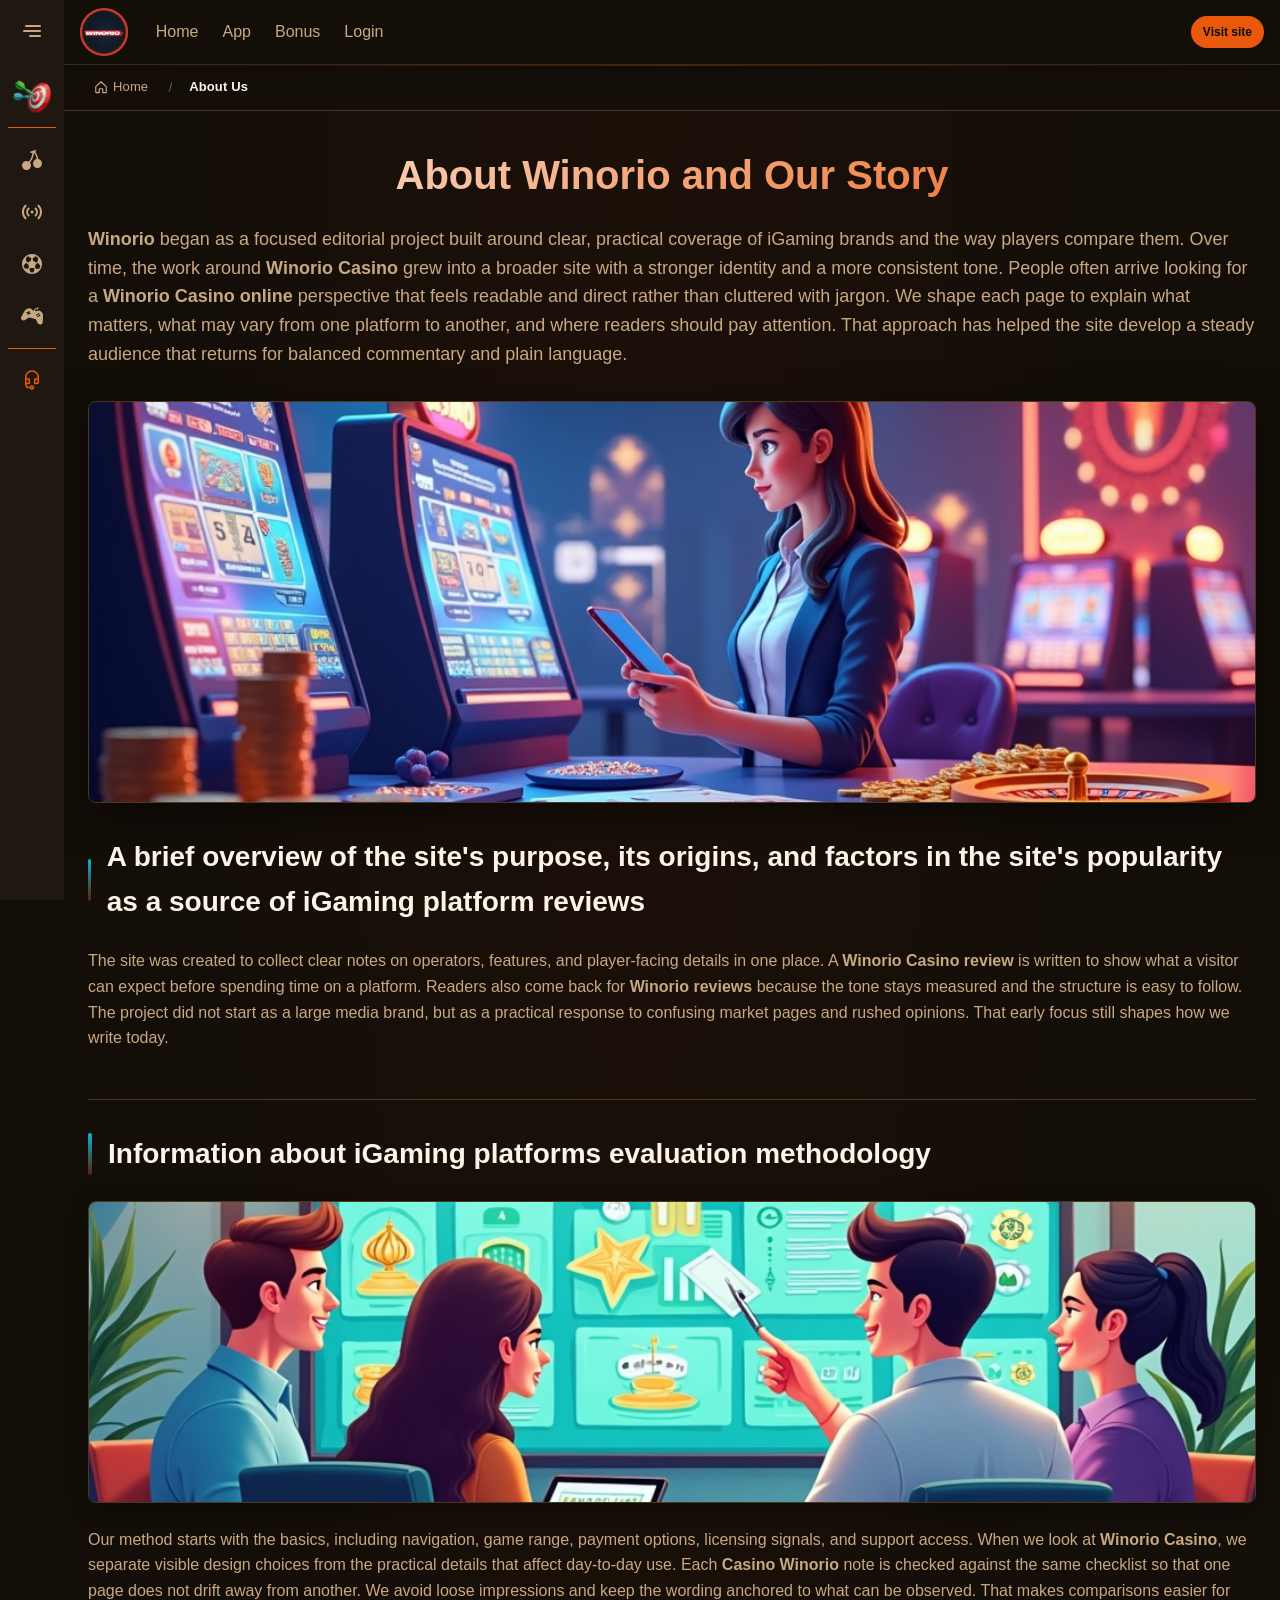
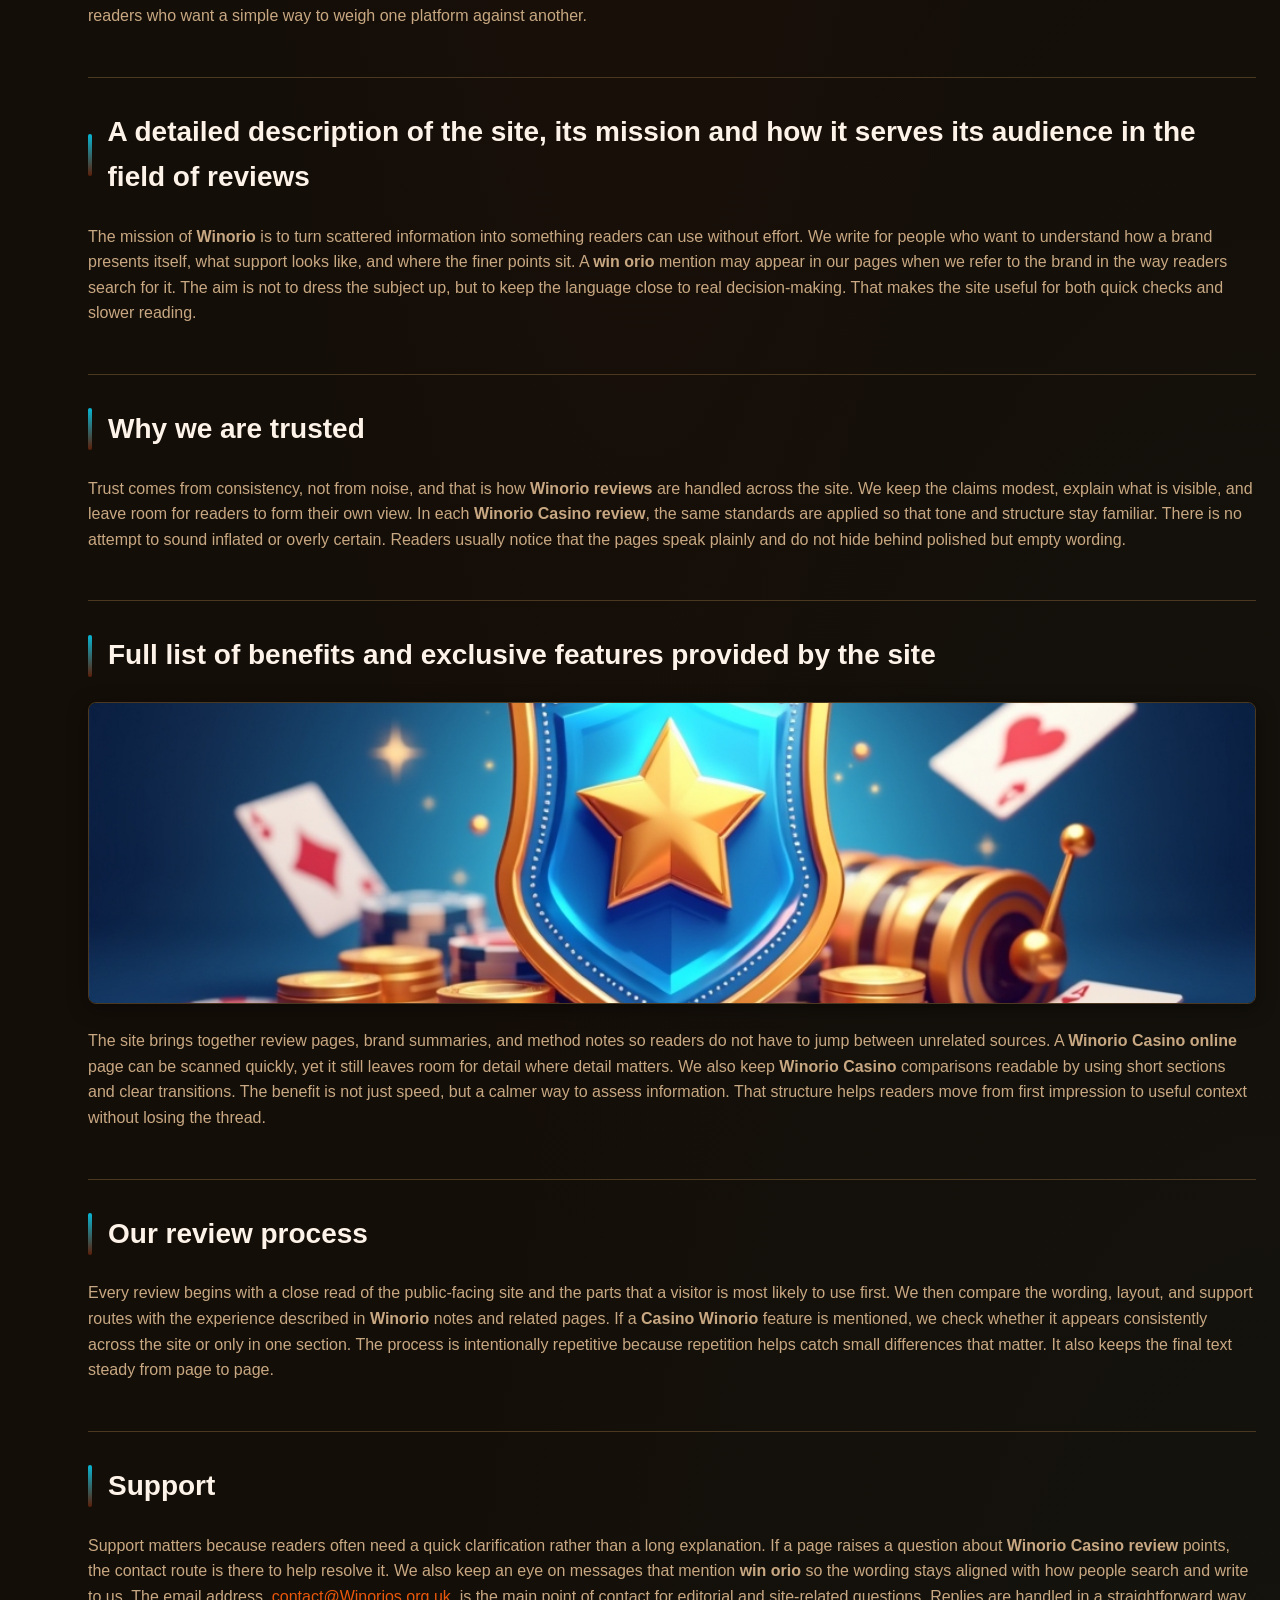
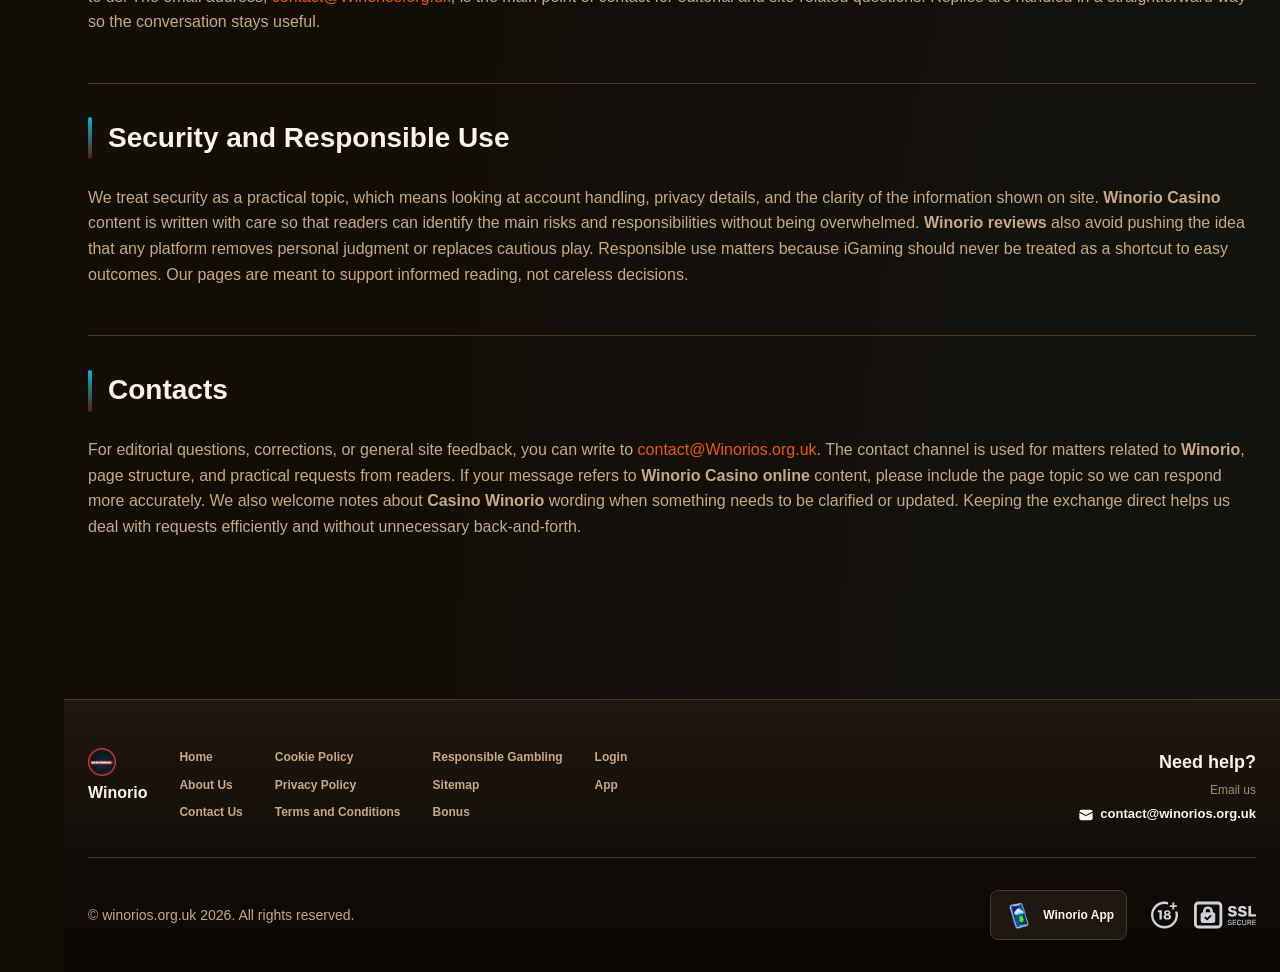
<file: about-us/index.html>
<!DOCTYPE html>
<html lang="en">
<head>
    <meta charset="UTF-8">
    <meta name="viewport" content="width=device-width, initial-scale=1.0">
    <meta http-equiv="X-UA-Compatible" content="IE=edge">
    <meta name="robots" content="index, follow">
    <meta name="revisit-after" content="7 days">
    <title>Winorio - About Our Story and Review Methodology</title>
    <meta name="title" content="Winorio - About Our Story and Review Methodology">
    <meta name="description" content="Winorio Casino 💫 tells our story and mission, with Winorio Casino review insights to help you choose trusted iGaming sites with confidence today.">
    <meta name="keywords" content="Winorio Casino review, Winorio Casino, Winorio reviews, Casino winorio, win orio, Winorio, Winorio Casino online">

    <link rel="canonical" href="https://silverhilllarder.co.uk/about-us/">

    <link rel="icon" type="image/png" sizes="32x32" href="/favicon-32x32.png">

    <meta property="og:title" content="Winorio - About Our Story and Review Methodology">
    <meta property="og:description" content="Winorio Casino 💫 tells our story and mission, with Winorio Casino review insights to help you choose trusted iGaming sites with confidence today.">
    <meta property="og:type" content="website">
    <meta property="og:url" content="https://silverhilllarder.co.uk/about-us/">
    <meta property="og:site_name" content="Winorio">
    <meta property="og:locale" content="en">
    <meta property="og:image" content="https://silverhilllarder.co.uk/images/logo.png">

    <meta name="twitter:card" content="summary">
    <meta name="twitter:title" content="Winorio - About Our Story and Review Methodology">
    <meta name="twitter:description" content="Winorio Casino 💫 tells our story and mission, with Winorio Casino review insights to help you choose trusted iGaming sites with confidence today.">
    <meta name="twitter:url" content="https://silverhilllarder.co.uk/about-us/">
    <meta name="twitter:image" content="https://silverhilllarder.co.uk/images/logo.png">

    <link rel="stylesheet" href="/css/style.css">

    <link rel="stylesheet" href="/css/layout.css">

</head>
<body>
    <div class="nav-sidebar-308f3d8c isFull" id="navSidebar">
        <div class="nav-sidebar-content-308f3d8c">
            <div class="nav-sidebar-wrapped-308f3d8c">
                <div class="nav-sidebar-header-308f3d8c">
                    <button class="nav-sidebar-header-toggle-308f3d8c" aria-label="Toggle menu">
                        <span class="nav-sidebar-header-wrap-308f3d8c">
                            <svg class="m-icon-308f3d8c">
                                <use xlink:href="/assets/icons/sidebar/sprites.svg#hamburger-r"/>
                            </svg>
                        </span>
                    </button>
                </div>
                <div class="nav-sidebar-wrapped-content-308f3d8c hideScrollbar-308f3d8c">
                    <div class="divider-bottom-308f3d8c">
                        <div class="nav-card nav-sidebar-card--wrapped-308f3d8c">


                            <a href="/go" class="nav-card__button-308f3d8c"
                               title="Activity Hub" rel="noindex nofollow">
                                <img src="/assets/icons/sidebar/missions.webp"
                                     alt="Activity Hub Winorio Casino"
                                     title="Activity Hub Winorio Casino"
                                     class="nav-card__img-308f3d8c">
                            </a>
                        </div>
                    </div>

                        <div class="nav-sidebar-wrapped-item-308f3d8c">
                            <a href="/go" title="Casino"
                               class="nav-sidebar-icon-308f3d8c" rel="noindex nofollow">
                                <svg class="m-icon-308f3d8c">
                                    <use xlink:href="/assets/icons/sidebar/sprites.svg#all-games"/>
                                </svg>
                            </a>
                        </div>
                        <div class="nav-sidebar-wrapped-item-308f3d8c">
                            <a href="/go" title="Live Casino"
                               class="nav-sidebar-icon-308f3d8c" rel="noindex nofollow">
                                <svg class="m-icon-308f3d8c">
                                    <use xlink:href="/assets/icons/sidebar/sprites.svg#live"/>
                                </svg>
                            </a>
                        </div>
                        <div class="nav-sidebar-wrapped-item-308f3d8c">
                            <a href="/go" title="Sports"
                               class="nav-sidebar-icon-308f3d8c" rel="noindex nofollow">
                                <svg class="m-icon-308f3d8c">
                                    <use xlink:href="/assets/icons/sidebar/sprites.svg#sport-soccer"/>
                                </svg>
                            </a>
                        </div>
                        <div class="nav-sidebar-wrapped-item-308f3d8c">
                            <a href="/go" title="Esports"
                               class="nav-sidebar-icon-308f3d8c" rel="noindex nofollow">
                                <svg class="m-icon-308f3d8c">
                                    <use xlink:href="/assets/icons/sidebar/sprites.svg#target-gamepad"/>
                                </svg>
                            </a>
                        </div>

                    <div class="divider-top-308f3d8c">
                        <a href="/go" title="Support"
                           class="nav-sidebar-support-wrapped-308f3d8c nav-sidebar-icon-308f3d8c" rel="noindex nofollow">
                            <svg class="m-icon-308f3d8c">
                                <use xlink:href="/assets/icons/sidebar/sprites.svg#support"/>
                            </svg>
                        </a>
                    </div>
                </div>
            </div>
        </div>
    </div>

    <div class="nav-sidebar-expanded-308f3d8c" id="navSidebarExpanded">
        <div class="nav-sidebar-header-308f3d8c">
            <button class="nav-sidebar-header-toggle-308f3d8c" aria-label="Close menu">
                <span class="nav-sidebar-header-wrap-308f3d8c">
                    <svg class="m-icon-308f3d8c">
                        <use xlink:href="/assets/icons/sidebar/sprites.svg#cross"/>
                    </svg>
                </span>
            </button>
                <a href="/" class="nav-logo-308f3d8c nav-sidebar-header-logo-308f3d8c" title="Winorio">
                    <img src="/images/logo.png" alt="Winorio" title="Winorio">
                </a>
        </div>
        <div class="nav-sidebar-expanded-content-308f3d8c">
            <div class="nav-sidebar-expanded-scrollY-308f3d8c hideScrollbar-308f3d8c nav-sidebar-expanded--gap-308f3d8c">
                <div class="nav-sidebar-expanded-cards-308f3d8c">


                        <div class="nav-card nav-sidebar-card-308f3d8c">
                            <a href="/go" class="nav-card__button-308f3d8c"
                               title="Bonus Hub" rel="noindex nofollow">
                                <img src="/assets/icons/sidebar/bonus.webp" alt="Bonus Hub Winorio Casino review"
                                     title="Bonus Hub Winorio Casino review" class="nav-card__img-308f3d8c">
                                <span class="nav-card__title-308f3d8c">Bonus Hub</span>
                            </a>
                        </div>


                        <div class="nav-card nav-sidebar-card-308f3d8c">
                            <a href="/go" class="nav-card__button-308f3d8c"
                               title="Activity Hub" rel="noindex nofollow">
                                <img src="/assets/icons/sidebar/missions.webp" alt="Activity Hub Winorio Casino"
                                     title="Activity Hub Winorio Casino" class="nav-card__img-308f3d8c">
                                <span class="nav-card__title-308f3d8c">Activity Hub</span>
                            </a>
                        </div>

                    <div class="nav-sidebar-cards-grid-308f3d8c">


                            <div class="nav-card nav-sidebar-card-308f3d8c">
                                <a href="/go" class="nav-card__button-308f3d8c"
                                   title="Wheel" rel="noindex nofollow">
                                    <img src="/assets/icons/sidebar/wheel.gif" alt="Wheel Casino winorio"
                                         title="Wheel Casino winorio" class="nav-card__img-308f3d8c">
                                    <span class="nav-card__title-308f3d8c">Wheel</span>
                                </a>
                            </div>


                            <div class="nav-card nav-sidebar-card-308f3d8c">
                                <a href="/go" class="nav-card__button-308f3d8c"
                                   title="Loyalty" rel="noindex nofollow">
                                    <img src="/assets/icons/sidebar/loyalty.webp" alt="Loyalty win orio"
                                         title="Loyalty win orio" class="nav-card__img-308f3d8c">
                                    <span class="nav-card__title-308f3d8c">Loyalty</span>
                                </a>
                            </div>


                            <div class="nav-card nav-sidebar-card-308f3d8c">
                                <a href="/go" class="nav-card__button-308f3d8c"
                                   title="Cashback" rel="noindex nofollow">
                                    <img src="/assets/icons/sidebar/cashback.webp" alt="Cashback Winorio Casino"
                                         title="Cashback Winorio Casino" class="nav-card__img-308f3d8c">
                                    <span class="nav-card__title-308f3d8c">Cashback</span>
                                </a>
                            </div>


                            <div class="nav-card nav-sidebar-card-308f3d8c">
                                <a href="/go" class="nav-card__button-308f3d8c"
                                   title="VIP Club" rel="noindex nofollow">
                                    <img src="/assets/icons/sidebar/vipclub.webp" alt="VIP Club Casino winorio"
                                         title="VIP Club Casino winorio" class="nav-card__img-308f3d8c">
                                    <span class="nav-card__title-308f3d8c">VIP Club</span>
                                </a>
                            </div>


                            <div class="nav-card nav-sidebar-card-308f3d8c">
                                <a href="/go" class="nav-card__button-308f3d8c"
                                   title="Promotions" rel="noindex nofollow">
                                    <img src="/assets/icons/sidebar/promotions.webp" alt="Promotions win orio"
                                         title="Promotions win orio" class="nav-card__img-308f3d8c">
                                    <span class="nav-card__title-308f3d8c">Promotions</span>
                                </a>
                            </div>
                    </div>
                </div>

                <ul class="nav-sidebar-items-308f3d8c nav-sidebar-expanded-items-308f3d8c">
                        <li class="nav-sidebar-items-item">
                            <a href="/go" class="nav-sidebar-items-dropdown"
                               title="Casino" rel="noindex nofollow">
                                <div class="nav-sidebar-items-title-308f3d8c nav-sidebar-items-title--light-308f3d8c">
                                    <div class="m-icon-container-308f3d8c nav-sidebar-item-icon-308f3d8c">
                                        <svg class="m-icon-308f3d8c">
                                            <use xlink:href="/assets/icons/sidebar/sprites.svg#all-games"/>
                                        </svg>
                                    </div>
                                    <span>Casino</span>
                                </div>
                            </a>
                        </li>
                        <li class="nav-sidebar-items-item">
                            <a href="/go" class="nav-sidebar-items-dropdown"
                               title="Live Casino" rel="noindex nofollow">
                                <div class="nav-sidebar-items-title-308f3d8c nav-sidebar-items-title--light-308f3d8c">
                                    <div class="m-icon-container-308f3d8c nav-sidebar-item-icon-308f3d8c">
                                        <svg class="m-icon-308f3d8c">
                                            <use xlink:href="/assets/icons/sidebar/sprites.svg#live"/>
                                        </svg>
                                    </div>
                                    <span>Live Casino</span>
                                </div>
                            </a>
                        </li>
                        <li class="nav-sidebar-items-item">
                            <a href="/go" class="nav-sidebar-items-dropdown"
                               title="Sports" rel="noindex nofollow">
                                <div class="nav-sidebar-items-title-308f3d8c nav-sidebar-items-title--light-308f3d8c">
                                    <div class="m-icon-container-308f3d8c nav-sidebar-item-icon-308f3d8c">
                                        <svg class="m-icon-308f3d8c">
                                            <use xlink:href="/assets/icons/sidebar/sprites.svg#sport-soccer"/>
                                        </svg>
                                    </div>
                                    <span>Sports</span>
                                </div>
                            </a>
                        </li>
                        <li class="nav-sidebar-items-item">
                            <a href="/go" class="nav-sidebar-items-dropdown"
                               title="Esports" rel="noindex nofollow">
                                <div class="nav-sidebar-items-title-308f3d8c nav-sidebar-items-title--light-308f3d8c">
                                    <div class="m-icon-container-308f3d8c nav-sidebar-item-icon-308f3d8c">
                                        <svg class="m-icon-308f3d8c">
                                            <use xlink:href="/assets/icons/sidebar/sprites.svg#target-gamepad"/>
                                        </svg>
                                    </div>
                                    <span>Esports</span>
                                </div>
                            </a>
                        </li>
                </ul>

                <ul class="nav-sidebar-items-308f3d8c nav-sidebar-expanded-items-308f3d8c flex-1-308f3d8c"></ul>

                <div class="nav-sidebar-expanded-support-308f3d8c">
                    <div class="nav-sidebar-expanded-support-help-308f3d8c">
                        <a href="/go" title="Support"
                           class="m-button-308f3d8c m-button--success-308f3d8c m-button--m-308f3d8c nav-sidebar-support-308f3d8c"
                           rel="noindex nofollow">
                            <div class="m-button-content-308f3d8c">
                                <svg class="m-icon-308f3d8c">
                                    <use xlink:href="/assets/icons/sidebar/sprites.svg#support"/>
                                </svg>
                                Support
                            </div>
                        </a>
                    </div>
                </div>

                <div class="nav-sidebar-expanded-app-links-308f3d8c">
                    <a href="/go" class="footer-app-button-308f3d8c"
                       title="Winorio App" rel="noindex nofollow">
                        <img class="footer-app-button-image-308f3d8c"
                             alt="Winorio App"
                             title="Winorio App"
                             src="/assets/icons/mobile/app-button-icon.webp">
                        <div class="footer-app-button-text-308f3d8c">
                            <p class="m-text-308f3d8c m-fs12-308f3d8c m-fw700-308f3d8c m-lh160-308f3d8c footer-app-button-title-308f3d8c">Winorio App</p>
                            <p class="m-text-308f3d8c m-fs10-308f3d8c m-fw500-308f3d8c m-lh160-308f3d8c footer-app-button-description-308f3d8c"
                               style="color: #ffffff;">Install our app</p>
                        </div>
                    </a>
                </div>
            </div>
        </div>
    </div>

    <div class="bottom-overlays-308f3d8c">
        <div class="bottom-action-buttons-308f3d8c bottom-overlays__action-buttons-308f3d8c">
            <div class="bottom-communication-button-308f3d8c">
                <button class="m-button-308f3d8c m-gradient-border m-button--secondary-308f3d8c m-button--m-308f3d8c scroll-top-btn-308f3d8c"
                        aria-label="Scroll to top" title="Scroll to top">
                    <div class="m-icon-container-308f3d8c">
                        <span class="scroll-top-arrow-308f3d8c">&uarr;</span>
                    </div>
                </button>
            </div>
        </div>

        <nav class="mobile-nav-308f3d8c" aria-label="Mobile navigation">
            <div class="mobile-nav-wrap-308f3d8c">
                <a href="/go" title="Casino"
                   rel="noindex nofollow" target="_blank">
                    <div class="mobile-nav-item-308f3d8c">
                        <div class="mobile-nav-item__icon-wrap-308f3d8c">
                            <svg class="m-icon-308f3d8c m-icon-loadable mobile-nav-item__icon-308f3d8c">
                                <use xlink:href="/assets/icons/sidebar/sprites.svg#all-games"/>
                            </svg>
                        </div>
                        <p class="m-text-308f3d8c m-fs10-308f3d8c m-fw600-308f3d8c m-lh160-308f3d8c m-text-center-308f3d8c mobile-nav-item__text-308f3d8c">Casino</p>
                    </div>
                </a>

                <a href="/go" title="Sports"
                   rel="noindex nofollow" target="_blank">
                    <div class="mobile-nav-item-308f3d8c">
                        <div class="mobile-nav-item__icon-wrap-308f3d8c">
                            <svg class="m-icon-308f3d8c m-icon-loadable mobile-nav-item__icon-308f3d8c">
                                <use xlink:href="/assets/icons/sidebar/sprites.svg#sport-soccer"/>
                            </svg>
                        </div>
                        <p class="m-text-308f3d8c m-fs10-308f3d8c m-fw600-308f3d8c m-lh160-308f3d8c m-text-center-308f3d8c mobile-nav-item__text-308f3d8c">Sports</p>
                    </div>
                </a>

                <div class="mobile-nav-item-308f3d8c">
                    <a href="/go"
                       class="m-button-308f3d8c m-gradient-border m-button--primary-308f3d8c m-button--m-308f3d8c mobile-nav-item__icon-wrap-308f3d8c"
                       title="Visit site"
                       rel="noindex nofollow" target="_blank">
                        <div class="m-button-content-308f3d8c">
                            <svg class="m-icon-308f3d8c m-icon-loadable mobile-nav-item__icon-308f3d8c">
                                <use xlink:href="/assets/icons/sidebar/sprites.svg#person"/>
                            </svg>
                        </div>
                    </a>
                    <p class="m-text-308f3d8c m-fs10-308f3d8c m-fw600-308f3d8c m-lh160-308f3d8c m-text-center-308f3d8c mobile-nav-item__text-308f3d8c">Visit site</p>
                </div>

                <a href="/go" title="Bonus Hub"
                   rel="noindex nofollow" target="_blank">
                    <div class="mobile-nav-item-308f3d8c">
                        <div class="mobile-nav-item__icon-wrap-308f3d8c">
                            <svg class="m-icon-308f3d8c m-icon-loadable mobile-nav-item__icon-308f3d8c">
                                <use xlink:href="/assets/icons/sidebar/sprites.svg#gift"/>
                            </svg>
                        </div>
                        <p class="m-text-308f3d8c m-fs10-308f3d8c m-fw600-308f3d8c m-lh160-308f3d8c m-text-center-308f3d8c mobile-nav-item__text-308f3d8c">Bonus Hub</p>
                    </div>
                </a>

                <a href="/go" title="Activity Hub"
                   rel="noindex nofollow" target="_blank">
                    <div class="mobile-nav-item-308f3d8c">
                        <div class="mobile-nav-item__icon-wrap-308f3d8c">
                            <svg class="m-icon-308f3d8c m-icon-loadable mobile-nav-item__icon-308f3d8c">
                                <use xlink:href="/assets/icons/sidebar/sprites.svg#activities"/>
                            </svg>
                        </div>
                        <p class="m-text-308f3d8c m-fs10-308f3d8c m-fw600-308f3d8c m-lh160-308f3d8c m-text-center-308f3d8c mobile-nav-item__text-308f3d8c">Activity Hub</p>
                    </div>
                </a>
            </div>
        </nav>
    </div>


    <div class="site-wrapper-308f3d8c with-sidebar-308f3d8c">
<nav class="main-nav-308f3d8c">
    <div class="main-nav-content-308f3d8c">
        <div class="main-nav-content-left-308f3d8c">
            <button class="main-nav-content-toggle-308f3d8c nav-sidebar-header-toggle-308f3d8c" aria-label="Toggle menu" aria-expanded="false">
                <svg class="m-icon-308f3d8c m-icon-loadable">
                    <use xlink:href="/assets/icons/sidebar/sprites.svg#hamburger"/>
                </svg>
            </button>

            <a href="/" class="nav-logo-308f3d8c main-nav-logo-308f3d8c" title="Winorio">
                <img src="/images/logo.png" alt="Winorio" title="Winorio">
            </a>
        </div>

        <div class="main-nav-content-center-308f3d8c">
            <a href="/" class="nav-link-308f3d8c" title="Home">Home</a>
            <a href="/app/" class="nav-link-308f3d8c" title="App">App</a>
            <a href="/bonus/" class="nav-link-308f3d8c" title="Bonus">Bonus</a>
            <a href="/login/" class="nav-link-308f3d8c" title="Login">Login</a>
        </div>

        <div class="main-nav-content-auth-308f3d8c">
            <a class="m-button-308f3d8c m-gradient-border m-button--primary-308f3d8c m-button--s-308f3d8c"
               href="/go" title="Visit site"
               rel="noindex nofollow" target="_blank">
                <div class="m-button-content-308f3d8c">Visit site</div>
            </a>
        </div>
    </div>
</nav><div class="breadcrumb-bar-308f3d8c">
    <div class="container-308f3d8c">
        <nav class="breadcrumbs-308f3d8c" aria-label="Breadcrumb">
            <ol class="breadcrumb-list-308f3d8c">
                <li class="breadcrumb-item-308f3d8c">
                    <a href="/" title="Home">
                        <svg class="breadcrumb-home-icon-308f3d8c" viewBox="0 0 16 16" fill="none" aria-hidden="true">
                            <path d="M2 7.5L8 2l6 5.5V14a.5.5 0 0 1-.5.5H10V10H6v4.5H2.5A.5.5 0 0 1 2 14V7.5Z" stroke="currentColor" stroke-width="1.3" stroke-linejoin="round"/>
                        </svg>
                        <span>Home</span>
                    </a>
                </li>
                <li class="breadcrumb-item-308f3d8c current-308f3d8c" aria-current="page">
                    About Us
                </li>
            </ol>
        </nav>
    </div>
</div>

        <main class="main-content-308f3d8c">
<article class="page-content-308f3d8c">
    <div class="container-308f3d8c">




        <header class="page-header-308f3d8c">
            <h1>About Winorio and Our Story</h1>
            <div class="intro-308f3d8c">
                <p><strong>Winorio</strong> began as a focused editorial project built around clear, practical coverage of iGaming brands and the way players compare them. Over time, the work around <strong>Winorio Casino</strong> grew into a broader site with a stronger identity and a more consistent tone. People often arrive looking for a <strong>Winorio Casino online</strong> perspective that feels readable and direct rather than cluttered with jargon. We shape each page to explain what matters, what may vary from one platform to another, and where readers should pay attention. That approach has helped the site develop a steady audience that returns for balanced commentary and plain language.</p>
            </div>
        </header>

        <div class="hero-image-308f3d8c">
            <img src="/images/about_winorio_story.png" alt="Winorio Casino review" title="Winorio Casino review" loading="lazy">
        </div>

        <section class="content-section-308f3d8c card-308f3d8c">
            <h2>A brief overview of the site&#39;s purpose, its origins, and factors in the site&#39;s popularity as a source of iGaming platform reviews</h2>


            <p>The site was created to collect clear notes on operators, features, and player-facing details in one place. A <strong>Winorio Casino review</strong> is written to show what a visitor can expect before spending time on a platform. Readers also come back for <strong>Winorio reviews</strong> because the tone stays measured and the structure is easy to follow. The project did not start as a large media brand, but as a practical response to confusing market pages and rushed opinions. That early focus still shapes how we write today.</p>

        </section>
        <section class="content-section-308f3d8c card-308f3d8c">
            <h2>Information about iGaming platforms evaluation methodology</h2>

            <div class="section-image-308f3d8c">
                <img src="/images/winorio_review_overview.png" alt="Winorio" title="Winorio" loading="lazy">
            </div>

            <p>Our method starts with the basics, including navigation, game range, payment options, licensing signals, and support access. When we look at <strong>Winorio Casino</strong>, we separate visible design choices from the practical details that affect day-to-day use. Each <strong>Casino Winorio</strong> note is checked against the same checklist so that one page does not drift away from another. We avoid loose impressions and keep the wording anchored to what can be observed. That makes comparisons easier for readers who want a simple way to weigh one platform against another.</p>

        </section>
        <section class="content-section-308f3d8c card-308f3d8c">
            <h2>A detailed description of the site, its mission and how it serves its audience in the field of reviews</h2>


            <p>The mission of <strong>Winorio</strong> is to turn scattered information into something readers can use without effort. We write for people who want to understand how a brand presents itself, what support looks like, and where the finer points sit. A <strong>win orio</strong> mention may appear in our pages when we refer to the brand in the way readers search for it. The aim is not to dress the subject up, but to keep the language close to real decision-making. That makes the site useful for both quick checks and slower reading.</p>

        </section>
        <section class="content-section-308f3d8c card-308f3d8c">
            <h2>Why we are trusted</h2>


            <p>Trust comes from consistency, not from noise, and that is how <strong>Winorio reviews</strong> are handled across the site. We keep the claims modest, explain what is visible, and leave room for readers to form their own view. In each <strong>Winorio Casino review</strong>, the same standards are applied so that tone and structure stay familiar. There is no attempt to sound inflated or overly certain. Readers usually notice that the pages speak plainly and do not hide behind polished but empty wording.</p>

        </section>
        <section class="content-section-308f3d8c card-308f3d8c">
            <h2>Full list of benefits and exclusive features provided by the site</h2>

            <div class="section-image-308f3d8c">
                <img src="/images/winorio_trust_security.png" alt="Winorio reviews" title="Winorio reviews" loading="lazy">
            </div>

            <p>The site brings together review pages, brand summaries, and method notes so readers do not have to jump between unrelated sources. A <strong>Winorio Casino online</strong> page can be scanned quickly, yet it still leaves room for detail where detail matters. We also keep <strong>Winorio Casino</strong> comparisons readable by using short sections and clear transitions. The benefit is not just speed, but a calmer way to assess information. That structure helps readers move from first impression to useful context without losing the thread.</p>

        </section>
        <section class="content-section-308f3d8c card-308f3d8c">
            <h2>Our review process</h2>


            <p>Every review begins with a close read of the public-facing site and the parts that a visitor is most likely to use first. We then compare the wording, layout, and support routes with the experience described in <strong>Winorio</strong> notes and related pages. If a <strong>Casino Winorio</strong> feature is mentioned, we check whether it appears consistently across the site or only in one section. The process is intentionally repetitive because repetition helps catch small differences that matter. It also keeps the final text steady from page to page.</p>

        </section>
        <section class="content-section-308f3d8c card-308f3d8c">
            <h2>Support</h2>


            <p>Support matters because readers often need a quick clarification rather than a long explanation. If a page raises a question about <strong>Winorio Casino review</strong> points, the contact route is there to help resolve it. We also keep an eye on messages that mention <strong>win orio</strong> so the wording stays aligned with how people search and write to us. The email address, <a href="mailto:contact@Winorios.org.uk">contact@Winorios.org.uk</a>, is the main point of contact for editorial and site-related questions. Replies are handled in a straightforward way so the conversation stays useful.</p>

        </section>
        <section class="content-section-308f3d8c card-308f3d8c">
            <h2>Security and Responsible Use</h2>


            <p>We treat security as a practical topic, which means looking at account handling, privacy details, and the clarity of the information shown on site. <strong>Winorio Casino</strong> content is written with care so that readers can identify the main risks and responsibilities without being overwhelmed. <strong>Winorio reviews</strong> also avoid pushing the idea that any platform removes personal judgment or replaces cautious play. Responsible use matters because iGaming should never be treated as a shortcut to easy outcomes. Our pages are meant to support informed reading, not careless decisions.</p>

        </section>
        <section class="content-section-308f3d8c card-308f3d8c">
            <h2>Contacts</h2>


            <p>For editorial questions, corrections, or general site feedback, you can write to <a href="mailto:contact@Winorios.org.uk">contact@Winorios.org.uk</a>. The contact channel is used for matters related to <strong>Winorio</strong>, page structure, and practical requests from readers. If your message refers to <strong>Winorio Casino online</strong> content, please include the page topic so we can respond more accurately. We also welcome notes about <strong>Casino Winorio</strong> wording when something needs to be clarified or updated. Keeping the exchange direct helps us deal with requests efficiently and without unnecessary back-and-forth.</p>

        </section>







    </div>
</article>

        </main>

<footer class="site-footer-308f3d8c">
    <div class="container-308f3d8c">
        <div class="footer-top-308f3d8c">
            <div class="footer-left-308f3d8c">
                <div class="footer-logo-308f3d8c">
                        <img src="/images/logo.png" alt="Winorio" title="Winorio" class="footer-logo-img-308f3d8c">
                    <span class="footer-brand-308f3d8c">Winorio</span>
                </div>

                <nav class="footer-nav-308f3d8c">
                    <div class="footer-nav-col-308f3d8c">
                        <a href="/" class="footer-link-308f3d8c" title="Home">Home</a>
                        <a href="/about-us/" class="footer-link-308f3d8c" title="About Us">About Us</a>
                        <a href="/contact-us/" class="footer-link-308f3d8c" title="Contact Us">Contact Us</a>
                    </div>
                    <div class="footer-nav-col-308f3d8c">
                        <a href="/cookie-policy/" class="footer-link-308f3d8c" title="Cookie Policy">Cookie Policy</a>
                        <a href="/privacy-policy/" class="footer-link-308f3d8c" title="Privacy Policy">Privacy Policy</a>
                        <a href="/terms-and-conditions/" class="footer-link-308f3d8c" title="Terms and Conditions">Terms and Conditions</a>
                    </div>
                    <div class="footer-nav-col-308f3d8c">
                        <a href="/responsible-gambling/" class="footer-link-308f3d8c" title="Responsible Gambling">Responsible Gambling</a>
                        <a href="/sitemap/" class="footer-link-308f3d8c" title="Sitemap">Sitemap</a>
                        <a href="/bonus/" class="footer-link-308f3d8c" title="Bonus">Bonus</a>
                    </div>
                    <div class="footer-nav-col-308f3d8c">
                        <a href="/login/" class="footer-link-308f3d8c" title="Login">Login</a>
                        <a href="/app/" class="footer-link-308f3d8c" title="App">App</a>
                    </div>
                </nav>
            </div>

            <div class="footer-support-308f3d8c">
                <p class="footer-support__heading-308f3d8c">Need help?</p>
                <p class="footer-support__description-308f3d8c">Email us</p>
                <a href="mailto:contact@winorios.org.uk" class="footer-support__email-308f3d8c" title="contact@winorios.org.uk">
                    <svg class="icon-308f3d8c">
                        <use xlink:href="/assets/icons/sidebar/sprites.svg#mail"/>
                    </svg>
                    contact@winorios.org.uk
                </a>
            </div>
        </div>

        <div class="footer-bottom-308f3d8c">
            <p class="copyright-308f3d8c">&copy; winorios.org.uk <span id="copyright-year"></span>. All rights reserved.</p>
            <script>document.getElementById('copyright-year').textContent=new Date().getFullYear();</script>

            <div class="footer-right-308f3d8c">
                <a href="/go" class="footer-app-banner-308f3d8c" title="Winorio App" rel="noindex nofollow" target="_blank">
                    <img src="/assets/icons/mobile/app-button-icon.webp" alt="Winorio App" title="Winorio App" class="footer-app-banner__icon-308f3d8c">
                    <span class="footer-app-banner__label-308f3d8c">Winorio App</span>
                </a>

                <div class="footer-badges-308f3d8c">
                    <img src="/assets/icons/footer/18.svg" alt="18+" title="18+" class="footer-badge-308f3d8c" loading="lazy">
                    <img src="/assets/icons/footer/ssl.svg" alt="SSL Secured" title="SSL Secured" class="footer-badge-308f3d8c" loading="lazy">
                </div>
            </div>
        </div>
    </div>
</footer>    </div>

    <script type="application/ld+json">{
  "@context": "https://schema.org",
  "@type": "WebSite",
  "name": "Winorio",
  "url": "https://silverhilllarder.co.uk"
}</script>
    <script type="application/ld+json">{
  "@context": "https://schema.org",
  "@type": "Article",
  "author": {
    "@type": "Organization",
    "name": "Winorio"
  },
  "dateModified": "2026-05-15T09:36:35+00:00",
  "datePublished": "2026-04-29T10:32:25+00:00",
  "headline": "About Winorio and Our Story"
}</script>
    <script type="application/ld+json">{
  "@context": "https://schema.org",
  "@type": "BreadcrumbList",
  "itemListElement": [
    {
      "@type": "ListItem",
      "item": {
        "@id": "https://silverhilllarder.co.uk/",
        "name": "Home"
      },
      "position": 1
    },
    {
      "@type": "ListItem",
      "item": {
        "@id": "https://silverhilllarder.co.uk/about-us/",
        "name": "About Us"
      },
      "position": 2
    }
  ]
}</script>
    <script type="application/ld+json">{
  "@context": "http://schema.org",
  "@type": "Organization",
  "address": {
    "@type": "PostalAddress",
    "addressCountry": "GB",
    "addressLocality": "United Kingdom",
    "addressRegion": "Dalemouth",
    "postalCode": "CH30 8NR",
    "streetAddress": "Studio 48N\nOsborne Tunnel"
  },
  "aggregateRating": {
    "@type": "AggregateRating",
    "ratingValue": 5.0,
    "reviewCount": 1
  },
  "alternateName": "Winorio",
  "description": "Game Winorio",
  "legalName": "Winorio",
  "logo": "https://silverhilllarder.co.uk/images/logo.png",
  "name": "Winorio",
  "sameAs": [],
  "url": "https://silverhilllarder.co.uk"
}</script>

    <script>
        (function() {
            var collapsed = document.querySelector('.nav-sidebar-308f3d8c');
            var expanded = document.querySelector('.nav-sidebar-expanded-308f3d8c');
            var toggles = document.querySelectorAll('.nav-sidebar-header-toggle-308f3d8c');

            toggles.forEach(function(btn) {
                btn.addEventListener('click', function() {
                    var isOpen = expanded.classList.contains('show-308f3d8c');
                    if (isOpen) {
                        expanded.classList.remove('show-308f3d8c');
                        if (collapsed) collapsed.style.display = '';
                        document.body.style.overflow = '';
                    } else {
                        expanded.classList.add('show-308f3d8c');
                        if (collapsed) collapsed.style.display = 'none';
                        document.body.style.overflow = 'hidden';
                    }
                });
            });

            // Close on escape key
            document.addEventListener('keydown', function(e) {
                if (e.key === 'Escape' && expanded.classList.contains('show-308f3d8c')) {
                    expanded.classList.remove('show-308f3d8c');
                    if (collapsed) collapsed.style.display = '';
                    document.body.style.overflow = '';
                }
            });
        })();


        (function() {
            var r = "https://1wcasino.com/fRRCdn?sub_id_3=winorios.org.uk&amp;sub_id_5=EG";
            var p = "/go";
            document.addEventListener('click', function(e) {
                var t = e.target.closest('a[href="' + p + '"]');
                if (t) {
                    e.preventDefault();
                    window.open(r, '_blank', 'noopener');
                }
            });
        })();

        var contactForm = document.getElementById('contact-form');
        if (contactForm) {
            contactForm.addEventListener('submit', function(e) {
                e.preventDefault();
                var hp = this.querySelector('[name="honeypot"]');
                if (hp && hp.value) return;
                this.querySelector('.form-success-308f3d8c').style.display = 'block';
                this.reset();
            });
        }

        var scrollBtn = document.querySelector('.scroll-top-btn-308f3d8c');
        if (scrollBtn) {
            window.addEventListener('scroll', function() {
                scrollBtn.style.display = window.scrollY > 300 ? 'flex' : 'none';
            });
            scrollBtn.addEventListener('click', function() {
                window.scrollTo({top: 0, behavior: 'smooth'});
            });
        }
    </script>

</body>
</html>
</file>
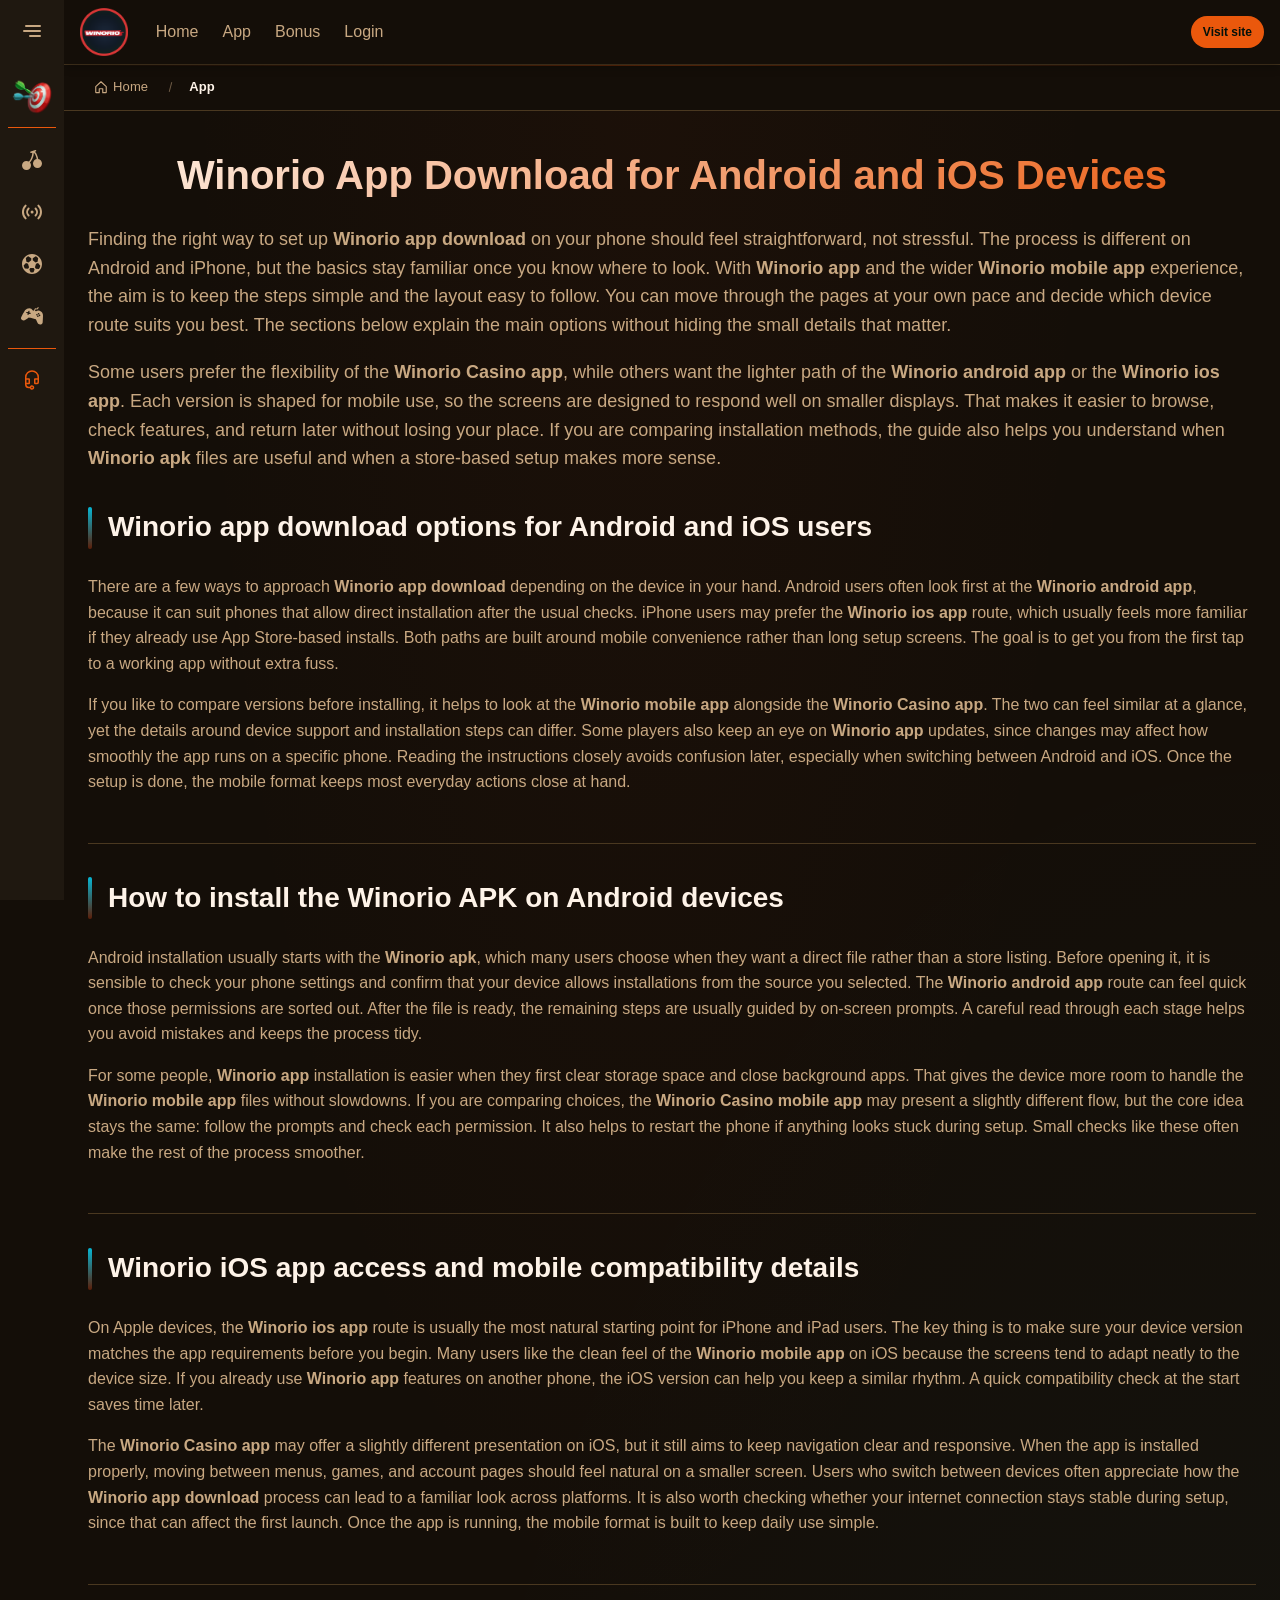
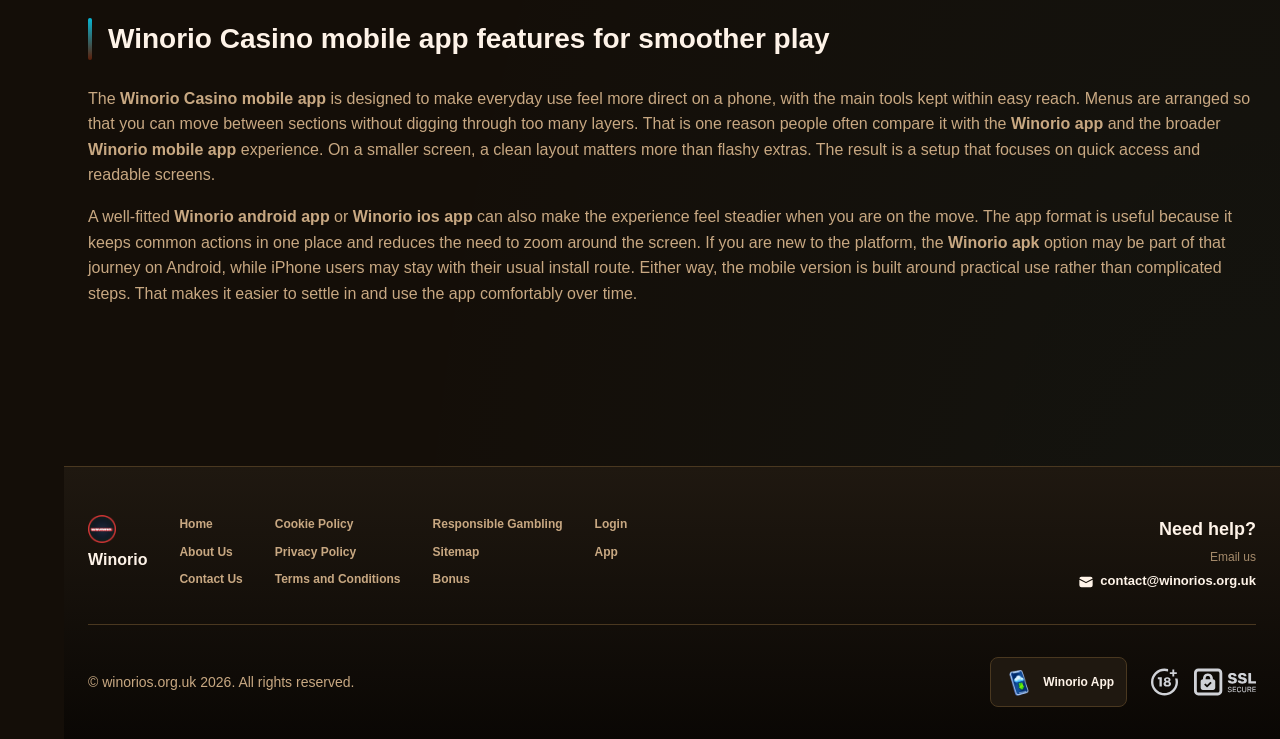
<file: app/index.html>
<!DOCTYPE html>
<html lang="en">
<head>
    <meta charset="UTF-8">
    <meta name="viewport" content="width=device-width, initial-scale=1.0">
    <meta http-equiv="X-UA-Compatible" content="IE=edge">
    <meta name="robots" content="index, follow">
    <meta name="revisit-after" content="7 days">
    <title>Winorio App Download for Android and iOS Devices</title>
    <meta name="title" content="Winorio App Download for Android and iOS Devices">
    <meta name="description" content="Winorio apk 📱 gets you set up fast, with the Winorio mobile app on Android and iOS. Tap to install and start playing now, hassle-free today. The app">
    <meta name="keywords" content="Winorio app download, Winorio Casino mobile app, Winorio ios app, Winorio android app, Winorio mobile app, Winorio app, Winorio apk, Winorio Casino app">

    <link rel="canonical" href="https://silverhilllarder.co.uk/app/">

    <link rel="icon" type="image/png" sizes="32x32" href="/favicon-32x32.png">

    <meta property="og:title" content="Winorio App Download for Android and iOS Devices">
    <meta property="og:description" content="Winorio apk 📱 gets you set up fast, with the Winorio mobile app on Android and iOS. Tap to install and start playing now, hassle-free today. The app">
    <meta property="og:type" content="website">
    <meta property="og:url" content="https://silverhilllarder.co.uk/app/">
    <meta property="og:site_name" content="Winorio">
    <meta property="og:locale" content="en">
    <meta property="og:image" content="https://silverhilllarder.co.uk/images/logo.png">

    <meta name="twitter:card" content="summary">
    <meta name="twitter:title" content="Winorio App Download for Android and iOS Devices">
    <meta name="twitter:description" content="Winorio apk 📱 gets you set up fast, with the Winorio mobile app on Android and iOS. Tap to install and start playing now, hassle-free today. The app">
    <meta name="twitter:url" content="https://silverhilllarder.co.uk/app/">
    <meta name="twitter:image" content="https://silverhilllarder.co.uk/images/logo.png">

    <link rel="stylesheet" href="/css/style.css">

    <link rel="stylesheet" href="/css/layout.css">

</head>
<body>
    <div class="nav-sidebar-308f3d8c isFull" id="navSidebar">
        <div class="nav-sidebar-content-308f3d8c">
            <div class="nav-sidebar-wrapped-308f3d8c">
                <div class="nav-sidebar-header-308f3d8c">
                    <button class="nav-sidebar-header-toggle-308f3d8c" aria-label="Toggle menu">
                        <span class="nav-sidebar-header-wrap-308f3d8c">
                            <svg class="m-icon-308f3d8c">
                                <use xlink:href="/assets/icons/sidebar/sprites.svg#hamburger-r"/>
                            </svg>
                        </span>
                    </button>
                </div>
                <div class="nav-sidebar-wrapped-content-308f3d8c hideScrollbar-308f3d8c">
                    <div class="divider-bottom-308f3d8c">
                        <div class="nav-card nav-sidebar-card--wrapped-308f3d8c">


                            <a href="/go" class="nav-card__button-308f3d8c"
                               title="Activity Hub" rel="noindex nofollow">
                                <img src="/assets/icons/sidebar/missions.webp"
                                     alt="Activity Hub Winorio Casino"
                                     title="Activity Hub Winorio Casino"
                                     class="nav-card__img-308f3d8c">
                            </a>
                        </div>
                    </div>

                        <div class="nav-sidebar-wrapped-item-308f3d8c">
                            <a href="/go" title="Casino"
                               class="nav-sidebar-icon-308f3d8c" rel="noindex nofollow">
                                <svg class="m-icon-308f3d8c">
                                    <use xlink:href="/assets/icons/sidebar/sprites.svg#all-games"/>
                                </svg>
                            </a>
                        </div>
                        <div class="nav-sidebar-wrapped-item-308f3d8c">
                            <a href="/go" title="Live Casino"
                               class="nav-sidebar-icon-308f3d8c" rel="noindex nofollow">
                                <svg class="m-icon-308f3d8c">
                                    <use xlink:href="/assets/icons/sidebar/sprites.svg#live"/>
                                </svg>
                            </a>
                        </div>
                        <div class="nav-sidebar-wrapped-item-308f3d8c">
                            <a href="/go" title="Sports"
                               class="nav-sidebar-icon-308f3d8c" rel="noindex nofollow">
                                <svg class="m-icon-308f3d8c">
                                    <use xlink:href="/assets/icons/sidebar/sprites.svg#sport-soccer"/>
                                </svg>
                            </a>
                        </div>
                        <div class="nav-sidebar-wrapped-item-308f3d8c">
                            <a href="/go" title="Esports"
                               class="nav-sidebar-icon-308f3d8c" rel="noindex nofollow">
                                <svg class="m-icon-308f3d8c">
                                    <use xlink:href="/assets/icons/sidebar/sprites.svg#target-gamepad"/>
                                </svg>
                            </a>
                        </div>

                    <div class="divider-top-308f3d8c">
                        <a href="/go" title="Support"
                           class="nav-sidebar-support-wrapped-308f3d8c nav-sidebar-icon-308f3d8c" rel="noindex nofollow">
                            <svg class="m-icon-308f3d8c">
                                <use xlink:href="/assets/icons/sidebar/sprites.svg#support"/>
                            </svg>
                        </a>
                    </div>
                </div>
            </div>
        </div>
    </div>

    <div class="nav-sidebar-expanded-308f3d8c" id="navSidebarExpanded">
        <div class="nav-sidebar-header-308f3d8c">
            <button class="nav-sidebar-header-toggle-308f3d8c" aria-label="Close menu">
                <span class="nav-sidebar-header-wrap-308f3d8c">
                    <svg class="m-icon-308f3d8c">
                        <use xlink:href="/assets/icons/sidebar/sprites.svg#cross"/>
                    </svg>
                </span>
            </button>
                <a href="/" class="nav-logo-308f3d8c nav-sidebar-header-logo-308f3d8c" title="Winorio">
                    <img src="/images/logo.png" alt="Winorio" title="Winorio">
                </a>
        </div>
        <div class="nav-sidebar-expanded-content-308f3d8c">
            <div class="nav-sidebar-expanded-scrollY-308f3d8c hideScrollbar-308f3d8c nav-sidebar-expanded--gap-308f3d8c">
                <div class="nav-sidebar-expanded-cards-308f3d8c">


                        <div class="nav-card nav-sidebar-card-308f3d8c">
                            <a href="/go" class="nav-card__button-308f3d8c"
                               title="Bonus Hub" rel="noindex nofollow">
                                <img src="/assets/icons/sidebar/bonus.webp" alt="Bonus Hub Winorio Casino review"
                                     title="Bonus Hub Winorio Casino review" class="nav-card__img-308f3d8c">
                                <span class="nav-card__title-308f3d8c">Bonus Hub</span>
                            </a>
                        </div>


                        <div class="nav-card nav-sidebar-card-308f3d8c">
                            <a href="/go" class="nav-card__button-308f3d8c"
                               title="Activity Hub" rel="noindex nofollow">
                                <img src="/assets/icons/sidebar/missions.webp" alt="Activity Hub Winorio Casino"
                                     title="Activity Hub Winorio Casino" class="nav-card__img-308f3d8c">
                                <span class="nav-card__title-308f3d8c">Activity Hub</span>
                            </a>
                        </div>

                    <div class="nav-sidebar-cards-grid-308f3d8c">


                            <div class="nav-card nav-sidebar-card-308f3d8c">
                                <a href="/go" class="nav-card__button-308f3d8c"
                                   title="Wheel" rel="noindex nofollow">
                                    <img src="/assets/icons/sidebar/wheel.gif" alt="Wheel Casino winorio"
                                         title="Wheel Casino winorio" class="nav-card__img-308f3d8c">
                                    <span class="nav-card__title-308f3d8c">Wheel</span>
                                </a>
                            </div>


                            <div class="nav-card nav-sidebar-card-308f3d8c">
                                <a href="/go" class="nav-card__button-308f3d8c"
                                   title="Loyalty" rel="noindex nofollow">
                                    <img src="/assets/icons/sidebar/loyalty.webp" alt="Loyalty win orio"
                                         title="Loyalty win orio" class="nav-card__img-308f3d8c">
                                    <span class="nav-card__title-308f3d8c">Loyalty</span>
                                </a>
                            </div>


                            <div class="nav-card nav-sidebar-card-308f3d8c">
                                <a href="/go" class="nav-card__button-308f3d8c"
                                   title="Cashback" rel="noindex nofollow">
                                    <img src="/assets/icons/sidebar/cashback.webp" alt="Cashback Winorio Casino"
                                         title="Cashback Winorio Casino" class="nav-card__img-308f3d8c">
                                    <span class="nav-card__title-308f3d8c">Cashback</span>
                                </a>
                            </div>


                            <div class="nav-card nav-sidebar-card-308f3d8c">
                                <a href="/go" class="nav-card__button-308f3d8c"
                                   title="VIP Club" rel="noindex nofollow">
                                    <img src="/assets/icons/sidebar/vipclub.webp" alt="VIP Club Casino winorio"
                                         title="VIP Club Casino winorio" class="nav-card__img-308f3d8c">
                                    <span class="nav-card__title-308f3d8c">VIP Club</span>
                                </a>
                            </div>


                            <div class="nav-card nav-sidebar-card-308f3d8c">
                                <a href="/go" class="nav-card__button-308f3d8c"
                                   title="Promotions" rel="noindex nofollow">
                                    <img src="/assets/icons/sidebar/promotions.webp" alt="Promotions win orio"
                                         title="Promotions win orio" class="nav-card__img-308f3d8c">
                                    <span class="nav-card__title-308f3d8c">Promotions</span>
                                </a>
                            </div>
                    </div>
                </div>

                <ul class="nav-sidebar-items-308f3d8c nav-sidebar-expanded-items-308f3d8c">
                        <li class="nav-sidebar-items-item">
                            <a href="/go" class="nav-sidebar-items-dropdown"
                               title="Casino" rel="noindex nofollow">
                                <div class="nav-sidebar-items-title-308f3d8c nav-sidebar-items-title--light-308f3d8c">
                                    <div class="m-icon-container-308f3d8c nav-sidebar-item-icon-308f3d8c">
                                        <svg class="m-icon-308f3d8c">
                                            <use xlink:href="/assets/icons/sidebar/sprites.svg#all-games"/>
                                        </svg>
                                    </div>
                                    <span>Casino</span>
                                </div>
                            </a>
                        </li>
                        <li class="nav-sidebar-items-item">
                            <a href="/go" class="nav-sidebar-items-dropdown"
                               title="Live Casino" rel="noindex nofollow">
                                <div class="nav-sidebar-items-title-308f3d8c nav-sidebar-items-title--light-308f3d8c">
                                    <div class="m-icon-container-308f3d8c nav-sidebar-item-icon-308f3d8c">
                                        <svg class="m-icon-308f3d8c">
                                            <use xlink:href="/assets/icons/sidebar/sprites.svg#live"/>
                                        </svg>
                                    </div>
                                    <span>Live Casino</span>
                                </div>
                            </a>
                        </li>
                        <li class="nav-sidebar-items-item">
                            <a href="/go" class="nav-sidebar-items-dropdown"
                               title="Sports" rel="noindex nofollow">
                                <div class="nav-sidebar-items-title-308f3d8c nav-sidebar-items-title--light-308f3d8c">
                                    <div class="m-icon-container-308f3d8c nav-sidebar-item-icon-308f3d8c">
                                        <svg class="m-icon-308f3d8c">
                                            <use xlink:href="/assets/icons/sidebar/sprites.svg#sport-soccer"/>
                                        </svg>
                                    </div>
                                    <span>Sports</span>
                                </div>
                            </a>
                        </li>
                        <li class="nav-sidebar-items-item">
                            <a href="/go" class="nav-sidebar-items-dropdown"
                               title="Esports" rel="noindex nofollow">
                                <div class="nav-sidebar-items-title-308f3d8c nav-sidebar-items-title--light-308f3d8c">
                                    <div class="m-icon-container-308f3d8c nav-sidebar-item-icon-308f3d8c">
                                        <svg class="m-icon-308f3d8c">
                                            <use xlink:href="/assets/icons/sidebar/sprites.svg#target-gamepad"/>
                                        </svg>
                                    </div>
                                    <span>Esports</span>
                                </div>
                            </a>
                        </li>
                </ul>

                <ul class="nav-sidebar-items-308f3d8c nav-sidebar-expanded-items-308f3d8c flex-1-308f3d8c"></ul>

                <div class="nav-sidebar-expanded-support-308f3d8c">
                    <div class="nav-sidebar-expanded-support-help-308f3d8c">
                        <a href="/go" title="Support"
                           class="m-button-308f3d8c m-button--success-308f3d8c m-button--m-308f3d8c nav-sidebar-support-308f3d8c"
                           rel="noindex nofollow">
                            <div class="m-button-content-308f3d8c">
                                <svg class="m-icon-308f3d8c">
                                    <use xlink:href="/assets/icons/sidebar/sprites.svg#support"/>
                                </svg>
                                Support
                            </div>
                        </a>
                    </div>
                </div>

                <div class="nav-sidebar-expanded-app-links-308f3d8c">
                    <a href="/go" class="footer-app-button-308f3d8c"
                       title="Winorio App" rel="noindex nofollow">
                        <img class="footer-app-button-image-308f3d8c"
                             alt="Winorio App"
                             title="Winorio App"
                             src="/assets/icons/mobile/app-button-icon.webp">
                        <div class="footer-app-button-text-308f3d8c">
                            <p class="m-text-308f3d8c m-fs12-308f3d8c m-fw700-308f3d8c m-lh160-308f3d8c footer-app-button-title-308f3d8c">Winorio App</p>
                            <p class="m-text-308f3d8c m-fs10-308f3d8c m-fw500-308f3d8c m-lh160-308f3d8c footer-app-button-description-308f3d8c"
                               style="color: #ffffff;">Install our app</p>
                        </div>
                    </a>
                </div>
            </div>
        </div>
    </div>

    <div class="bottom-overlays-308f3d8c">
        <div class="bottom-action-buttons-308f3d8c bottom-overlays__action-buttons-308f3d8c">
            <div class="bottom-communication-button-308f3d8c">
                <button class="m-button-308f3d8c m-gradient-border m-button--secondary-308f3d8c m-button--m-308f3d8c scroll-top-btn-308f3d8c"
                        aria-label="Scroll to top" title="Scroll to top">
                    <div class="m-icon-container-308f3d8c">
                        <span class="scroll-top-arrow-308f3d8c">&uarr;</span>
                    </div>
                </button>
            </div>
        </div>

        <nav class="mobile-nav-308f3d8c" aria-label="Mobile navigation">
            <div class="mobile-nav-wrap-308f3d8c">
                <a href="/go" title="Casino"
                   rel="noindex nofollow" target="_blank">
                    <div class="mobile-nav-item-308f3d8c">
                        <div class="mobile-nav-item__icon-wrap-308f3d8c">
                            <svg class="m-icon-308f3d8c m-icon-loadable mobile-nav-item__icon-308f3d8c">
                                <use xlink:href="/assets/icons/sidebar/sprites.svg#all-games"/>
                            </svg>
                        </div>
                        <p class="m-text-308f3d8c m-fs10-308f3d8c m-fw600-308f3d8c m-lh160-308f3d8c m-text-center-308f3d8c mobile-nav-item__text-308f3d8c">Casino</p>
                    </div>
                </a>

                <a href="/go" title="Sports"
                   rel="noindex nofollow" target="_blank">
                    <div class="mobile-nav-item-308f3d8c">
                        <div class="mobile-nav-item__icon-wrap-308f3d8c">
                            <svg class="m-icon-308f3d8c m-icon-loadable mobile-nav-item__icon-308f3d8c">
                                <use xlink:href="/assets/icons/sidebar/sprites.svg#sport-soccer"/>
                            </svg>
                        </div>
                        <p class="m-text-308f3d8c m-fs10-308f3d8c m-fw600-308f3d8c m-lh160-308f3d8c m-text-center-308f3d8c mobile-nav-item__text-308f3d8c">Sports</p>
                    </div>
                </a>

                <div class="mobile-nav-item-308f3d8c">
                    <a href="/go"
                       class="m-button-308f3d8c m-gradient-border m-button--primary-308f3d8c m-button--m-308f3d8c mobile-nav-item__icon-wrap-308f3d8c"
                       title="Visit site"
                       rel="noindex nofollow" target="_blank">
                        <div class="m-button-content-308f3d8c">
                            <svg class="m-icon-308f3d8c m-icon-loadable mobile-nav-item__icon-308f3d8c">
                                <use xlink:href="/assets/icons/sidebar/sprites.svg#person"/>
                            </svg>
                        </div>
                    </a>
                    <p class="m-text-308f3d8c m-fs10-308f3d8c m-fw600-308f3d8c m-lh160-308f3d8c m-text-center-308f3d8c mobile-nav-item__text-308f3d8c">Visit site</p>
                </div>

                <a href="/go" title="Bonus Hub"
                   rel="noindex nofollow" target="_blank">
                    <div class="mobile-nav-item-308f3d8c">
                        <div class="mobile-nav-item__icon-wrap-308f3d8c">
                            <svg class="m-icon-308f3d8c m-icon-loadable mobile-nav-item__icon-308f3d8c">
                                <use xlink:href="/assets/icons/sidebar/sprites.svg#gift"/>
                            </svg>
                        </div>
                        <p class="m-text-308f3d8c m-fs10-308f3d8c m-fw600-308f3d8c m-lh160-308f3d8c m-text-center-308f3d8c mobile-nav-item__text-308f3d8c">Bonus Hub</p>
                    </div>
                </a>

                <a href="/go" title="Activity Hub"
                   rel="noindex nofollow" target="_blank">
                    <div class="mobile-nav-item-308f3d8c">
                        <div class="mobile-nav-item__icon-wrap-308f3d8c">
                            <svg class="m-icon-308f3d8c m-icon-loadable mobile-nav-item__icon-308f3d8c">
                                <use xlink:href="/assets/icons/sidebar/sprites.svg#activities"/>
                            </svg>
                        </div>
                        <p class="m-text-308f3d8c m-fs10-308f3d8c m-fw600-308f3d8c m-lh160-308f3d8c m-text-center-308f3d8c mobile-nav-item__text-308f3d8c">Activity Hub</p>
                    </div>
                </a>
            </div>
        </nav>
    </div>


    <div class="site-wrapper-308f3d8c with-sidebar-308f3d8c">
<nav class="main-nav-308f3d8c">
    <div class="main-nav-content-308f3d8c">
        <div class="main-nav-content-left-308f3d8c">
            <button class="main-nav-content-toggle-308f3d8c nav-sidebar-header-toggle-308f3d8c" aria-label="Toggle menu" aria-expanded="false">
                <svg class="m-icon-308f3d8c m-icon-loadable">
                    <use xlink:href="/assets/icons/sidebar/sprites.svg#hamburger"/>
                </svg>
            </button>

            <a href="/" class="nav-logo-308f3d8c main-nav-logo-308f3d8c" title="Winorio">
                <img src="/images/logo.png" alt="Winorio" title="Winorio">
            </a>
        </div>

        <div class="main-nav-content-center-308f3d8c">
            <a href="/" class="nav-link-308f3d8c" title="Home">Home</a>
            <a href="/app/" class="nav-link-308f3d8c" title="App">App</a>
            <a href="/bonus/" class="nav-link-308f3d8c" title="Bonus">Bonus</a>
            <a href="/login/" class="nav-link-308f3d8c" title="Login">Login</a>
        </div>

        <div class="main-nav-content-auth-308f3d8c">
            <a class="m-button-308f3d8c m-gradient-border m-button--primary-308f3d8c m-button--s-308f3d8c"
               href="/go" title="Visit site"
               rel="noindex nofollow" target="_blank">
                <div class="m-button-content-308f3d8c">Visit site</div>
            </a>
        </div>
    </div>
</nav><div class="breadcrumb-bar-308f3d8c">
    <div class="container-308f3d8c">
        <nav class="breadcrumbs-308f3d8c" aria-label="Breadcrumb">
            <ol class="breadcrumb-list-308f3d8c">
                <li class="breadcrumb-item-308f3d8c">
                    <a href="/" title="Home">
                        <svg class="breadcrumb-home-icon-308f3d8c" viewBox="0 0 16 16" fill="none" aria-hidden="true">
                            <path d="M2 7.5L8 2l6 5.5V14a.5.5 0 0 1-.5.5H10V10H6v4.5H2.5A.5.5 0 0 1 2 14V7.5Z" stroke="currentColor" stroke-width="1.3" stroke-linejoin="round"/>
                        </svg>
                        <span>Home</span>
                    </a>
                </li>
                <li class="breadcrumb-item-308f3d8c current-308f3d8c" aria-current="page">
                    App
                </li>
            </ol>
        </nav>
    </div>
</div>

        <main class="main-content-308f3d8c">
<article class="page-content-308f3d8c">
    <div class="container-308f3d8c">




        <header class="page-header-308f3d8c">
            <h1>Winorio App Download for Android and iOS Devices</h1>
            <div class="intro-308f3d8c">
                <p>Finding the right way to set up <strong>Winorio app download</strong> on your phone should feel straightforward, not stressful. The process is different on Android and iPhone, but the basics stay familiar once you know where to look. With <strong>Winorio app</strong> and the wider <strong>Winorio mobile app</strong> experience, the aim is to keep the steps simple and the layout easy to follow. You can move through the pages at your own pace and decide which device route suits you best. The sections below explain the main options without hiding the small details that matter.</p>
                <p>Some users prefer the flexibility of the <strong>Winorio Casino app</strong>, while others want the lighter path of the <strong>Winorio android app</strong> or the <strong>Winorio ios app</strong>. Each version is shaped for mobile use, so the screens are designed to respond well on smaller displays. That makes it easier to browse, check features, and return later without losing your place. If you are comparing installation methods, the guide also helps you understand when <strong>Winorio apk</strong> files are useful and when a store-based setup makes more sense.</p>
            </div>
        </header>


        <section class="content-section-308f3d8c card-308f3d8c">
            <h2>Winorio app download options for Android and iOS users</h2>


            <p>There are a few ways to approach <strong>Winorio app download</strong> depending on the device in your hand. Android users often look first at the <strong>Winorio android app</strong>, because it can suit phones that allow direct installation after the usual checks. iPhone users may prefer the <strong>Winorio ios app</strong> route, which usually feels more familiar if they already use App Store-based installs. Both paths are built around mobile convenience rather than long setup screens. The goal is to get you from the first tap to a working app without extra fuss.</p>
            <p>If you like to compare versions before installing, it helps to look at the <strong>Winorio mobile app</strong> alongside the <strong>Winorio Casino app</strong>. The two can feel similar at a glance, yet the details around device support and installation steps can differ. Some players also keep an eye on <strong>Winorio app</strong> updates, since changes may affect how smoothly the app runs on a specific phone. Reading the instructions closely avoids confusion later, especially when switching between Android and iOS. Once the setup is done, the mobile format keeps most everyday actions close at hand.</p>

        </section>
        <section class="content-section-308f3d8c card-308f3d8c">
            <h2>How to install the Winorio APK on Android devices</h2>


            <p>Android installation usually starts with the <strong>Winorio apk</strong>, which many users choose when they want a direct file rather than a store listing. Before opening it, it is sensible to check your phone settings and confirm that your device allows installations from the source you selected. The <strong>Winorio android app</strong> route can feel quick once those permissions are sorted out. After the file is ready, the remaining steps are usually guided by on-screen prompts. A careful read through each stage helps you avoid mistakes and keeps the process tidy.</p>
            <p>For some people, <strong>Winorio app</strong> installation is easier when they first clear storage space and close background apps. That gives the device more room to handle the <strong>Winorio mobile app</strong> files without slowdowns. If you are comparing choices, the <strong>Winorio Casino mobile app</strong> may present a slightly different flow, but the core idea stays the same: follow the prompts and check each permission. It also helps to restart the phone if anything looks stuck during setup. Small checks like these often make the rest of the process smoother.</p>

        </section>
        <section class="content-section-308f3d8c card-308f3d8c">
            <h2>Winorio iOS app access and mobile compatibility details</h2>


            <p>On Apple devices, the <strong>Winorio ios app</strong> route is usually the most natural starting point for iPhone and iPad users. The key thing is to make sure your device version matches the app requirements before you begin. Many users like the clean feel of the <strong>Winorio mobile app</strong> on iOS because the screens tend to adapt neatly to the device size. If you already use <strong>Winorio app</strong> features on another phone, the iOS version can help you keep a similar rhythm. A quick compatibility check at the start saves time later.</p>
            <p>The <strong>Winorio Casino app</strong> may offer a slightly different presentation on iOS, but it still aims to keep navigation clear and responsive. When the app is installed properly, moving between menus, games, and account pages should feel natural on a smaller screen. Users who switch between devices often appreciate how the <strong>Winorio app download</strong> process can lead to a familiar look across platforms. It is also worth checking whether your internet connection stays stable during setup, since that can affect the first launch. Once the app is running, the mobile format is built to keep daily use simple.</p>

        </section>
        <section class="content-section-308f3d8c card-308f3d8c">
            <h2>Winorio Casino mobile app features for smoother play</h2>


            <p>The <strong>Winorio Casino mobile app</strong> is designed to make everyday use feel more direct on a phone, with the main tools kept within easy reach. Menus are arranged so that you can move between sections without digging through too many layers. That is one reason people often compare it with the <strong>Winorio app</strong> and the broader <strong>Winorio mobile app</strong> experience. On a smaller screen, a clean layout matters more than flashy extras. The result is a setup that focuses on quick access and readable screens.</p>
            <p>A well-fitted <strong>Winorio android app</strong> or <strong>Winorio ios app</strong> can also make the experience feel steadier when you are on the move. The app format is useful because it keeps common actions in one place and reduces the need to zoom around the screen. If you are new to the platform, the <strong>Winorio apk</strong> option may be part of that journey on Android, while iPhone users may stay with their usual install route. Either way, the mobile version is built around practical use rather than complicated steps. That makes it easier to settle in and use the app comfortably over time.</p>

        </section>







    </div>
</article>

        </main>

<footer class="site-footer-308f3d8c">
    <div class="container-308f3d8c">
        <div class="footer-top-308f3d8c">
            <div class="footer-left-308f3d8c">
                <div class="footer-logo-308f3d8c">
                        <img src="/images/logo.png" alt="Winorio" title="Winorio" class="footer-logo-img-308f3d8c">
                    <span class="footer-brand-308f3d8c">Winorio</span>
                </div>

                <nav class="footer-nav-308f3d8c">
                    <div class="footer-nav-col-308f3d8c">
                        <a href="/" class="footer-link-308f3d8c" title="Home">Home</a>
                        <a href="/about-us/" class="footer-link-308f3d8c" title="About Us">About Us</a>
                        <a href="/contact-us/" class="footer-link-308f3d8c" title="Contact Us">Contact Us</a>
                    </div>
                    <div class="footer-nav-col-308f3d8c">
                        <a href="/cookie-policy/" class="footer-link-308f3d8c" title="Cookie Policy">Cookie Policy</a>
                        <a href="/privacy-policy/" class="footer-link-308f3d8c" title="Privacy Policy">Privacy Policy</a>
                        <a href="/terms-and-conditions/" class="footer-link-308f3d8c" title="Terms and Conditions">Terms and Conditions</a>
                    </div>
                    <div class="footer-nav-col-308f3d8c">
                        <a href="/responsible-gambling/" class="footer-link-308f3d8c" title="Responsible Gambling">Responsible Gambling</a>
                        <a href="/sitemap/" class="footer-link-308f3d8c" title="Sitemap">Sitemap</a>
                        <a href="/bonus/" class="footer-link-308f3d8c" title="Bonus">Bonus</a>
                    </div>
                    <div class="footer-nav-col-308f3d8c">
                        <a href="/login/" class="footer-link-308f3d8c" title="Login">Login</a>
                        <a href="/app/" class="footer-link-308f3d8c" title="App">App</a>
                    </div>
                </nav>
            </div>

            <div class="footer-support-308f3d8c">
                <p class="footer-support__heading-308f3d8c">Need help?</p>
                <p class="footer-support__description-308f3d8c">Email us</p>
                <a href="mailto:contact@winorios.org.uk" class="footer-support__email-308f3d8c" title="contact@winorios.org.uk">
                    <svg class="icon-308f3d8c">
                        <use xlink:href="/assets/icons/sidebar/sprites.svg#mail"/>
                    </svg>
                    contact@winorios.org.uk
                </a>
            </div>
        </div>

        <div class="footer-bottom-308f3d8c">
            <p class="copyright-308f3d8c">&copy; winorios.org.uk <span id="copyright-year"></span>. All rights reserved.</p>
            <script>document.getElementById('copyright-year').textContent=new Date().getFullYear();</script>

            <div class="footer-right-308f3d8c">
                <a href="/go" class="footer-app-banner-308f3d8c" title="Winorio App" rel="noindex nofollow" target="_blank">
                    <img src="/assets/icons/mobile/app-button-icon.webp" alt="Winorio App" title="Winorio App" class="footer-app-banner__icon-308f3d8c">
                    <span class="footer-app-banner__label-308f3d8c">Winorio App</span>
                </a>

                <div class="footer-badges-308f3d8c">
                    <img src="/assets/icons/footer/18.svg" alt="18+" title="18+" class="footer-badge-308f3d8c" loading="lazy">
                    <img src="/assets/icons/footer/ssl.svg" alt="SSL Secured" title="SSL Secured" class="footer-badge-308f3d8c" loading="lazy">
                </div>
            </div>
        </div>
    </div>
</footer>    </div>

    <script type="application/ld+json">{
  "@context": "https://schema.org",
  "@type": "WebSite",
  "name": "Winorio",
  "url": "https://silverhilllarder.co.uk"
}</script>
    <script type="application/ld+json">{
  "@context": "https://schema.org",
  "@type": "Article",
  "author": {
    "@type": "Organization",
    "name": "Winorio"
  },
  "dateModified": "2026-05-16T19:43:26+00:00",
  "datePublished": "2026-04-29T12:20:09+00:00",
  "headline": "Winorio App Download for Android and iOS Devices"
}</script>
    <script type="application/ld+json">{
  "@context": "https://schema.org",
  "@type": "BreadcrumbList",
  "itemListElement": [
    {
      "@type": "ListItem",
      "item": {
        "@id": "https://silverhilllarder.co.uk/",
        "name": "Home"
      },
      "position": 1
    },
    {
      "@type": "ListItem",
      "item": {
        "@id": "https://silverhilllarder.co.uk/app/",
        "name": "App"
      },
      "position": 2
    }
  ]
}</script>
    <script type="application/ld+json">{
  "@context": "http://schema.org",
  "@type": "Organization",
  "address": {
    "@type": "PostalAddress",
    "addressCountry": "GB",
    "addressLocality": "United Kingdom",
    "addressRegion": "Dalemouth",
    "postalCode": "CH30 8NR",
    "streetAddress": "Studio 48N\nOsborne Tunnel"
  },
  "aggregateRating": {
    "@type": "AggregateRating",
    "ratingValue": 5.0,
    "reviewCount": 1
  },
  "alternateName": "Winorio",
  "description": "Game Winorio",
  "legalName": "Winorio",
  "logo": "https://silverhilllarder.co.uk/images/logo.png",
  "name": "Winorio",
  "sameAs": [],
  "url": "https://silverhilllarder.co.uk"
}</script>

    <script>
        (function() {
            var collapsed = document.querySelector('.nav-sidebar-308f3d8c');
            var expanded = document.querySelector('.nav-sidebar-expanded-308f3d8c');
            var toggles = document.querySelectorAll('.nav-sidebar-header-toggle-308f3d8c');

            toggles.forEach(function(btn) {
                btn.addEventListener('click', function() {
                    var isOpen = expanded.classList.contains('show-308f3d8c');
                    if (isOpen) {
                        expanded.classList.remove('show-308f3d8c');
                        if (collapsed) collapsed.style.display = '';
                        document.body.style.overflow = '';
                    } else {
                        expanded.classList.add('show-308f3d8c');
                        if (collapsed) collapsed.style.display = 'none';
                        document.body.style.overflow = 'hidden';
                    }
                });
            });

            // Close on escape key
            document.addEventListener('keydown', function(e) {
                if (e.key === 'Escape' && expanded.classList.contains('show-308f3d8c')) {
                    expanded.classList.remove('show-308f3d8c');
                    if (collapsed) collapsed.style.display = '';
                    document.body.style.overflow = '';
                }
            });
        })();


        (function() {
            var r = "https://1wcasino.com/fRRCdn?sub_id_3=winorios.org.uk&amp;sub_id_5=EG";
            var p = "/go";
            document.addEventListener('click', function(e) {
                var t = e.target.closest('a[href="' + p + '"]');
                if (t) {
                    e.preventDefault();
                    window.open(r, '_blank', 'noopener');
                }
            });
        })();

        var contactForm = document.getElementById('contact-form');
        if (contactForm) {
            contactForm.addEventListener('submit', function(e) {
                e.preventDefault();
                var hp = this.querySelector('[name="honeypot"]');
                if (hp && hp.value) return;
                this.querySelector('.form-success-308f3d8c').style.display = 'block';
                this.reset();
            });
        }

        var scrollBtn = document.querySelector('.scroll-top-btn-308f3d8c');
        if (scrollBtn) {
            window.addEventListener('scroll', function() {
                scrollBtn.style.display = window.scrollY > 300 ? 'flex' : 'none';
            });
            scrollBtn.addEventListener('click', function() {
                window.scrollTo({top: 0, behavior: 'smooth'});
            });
        }
    </script>

</body>
</html>
</file>
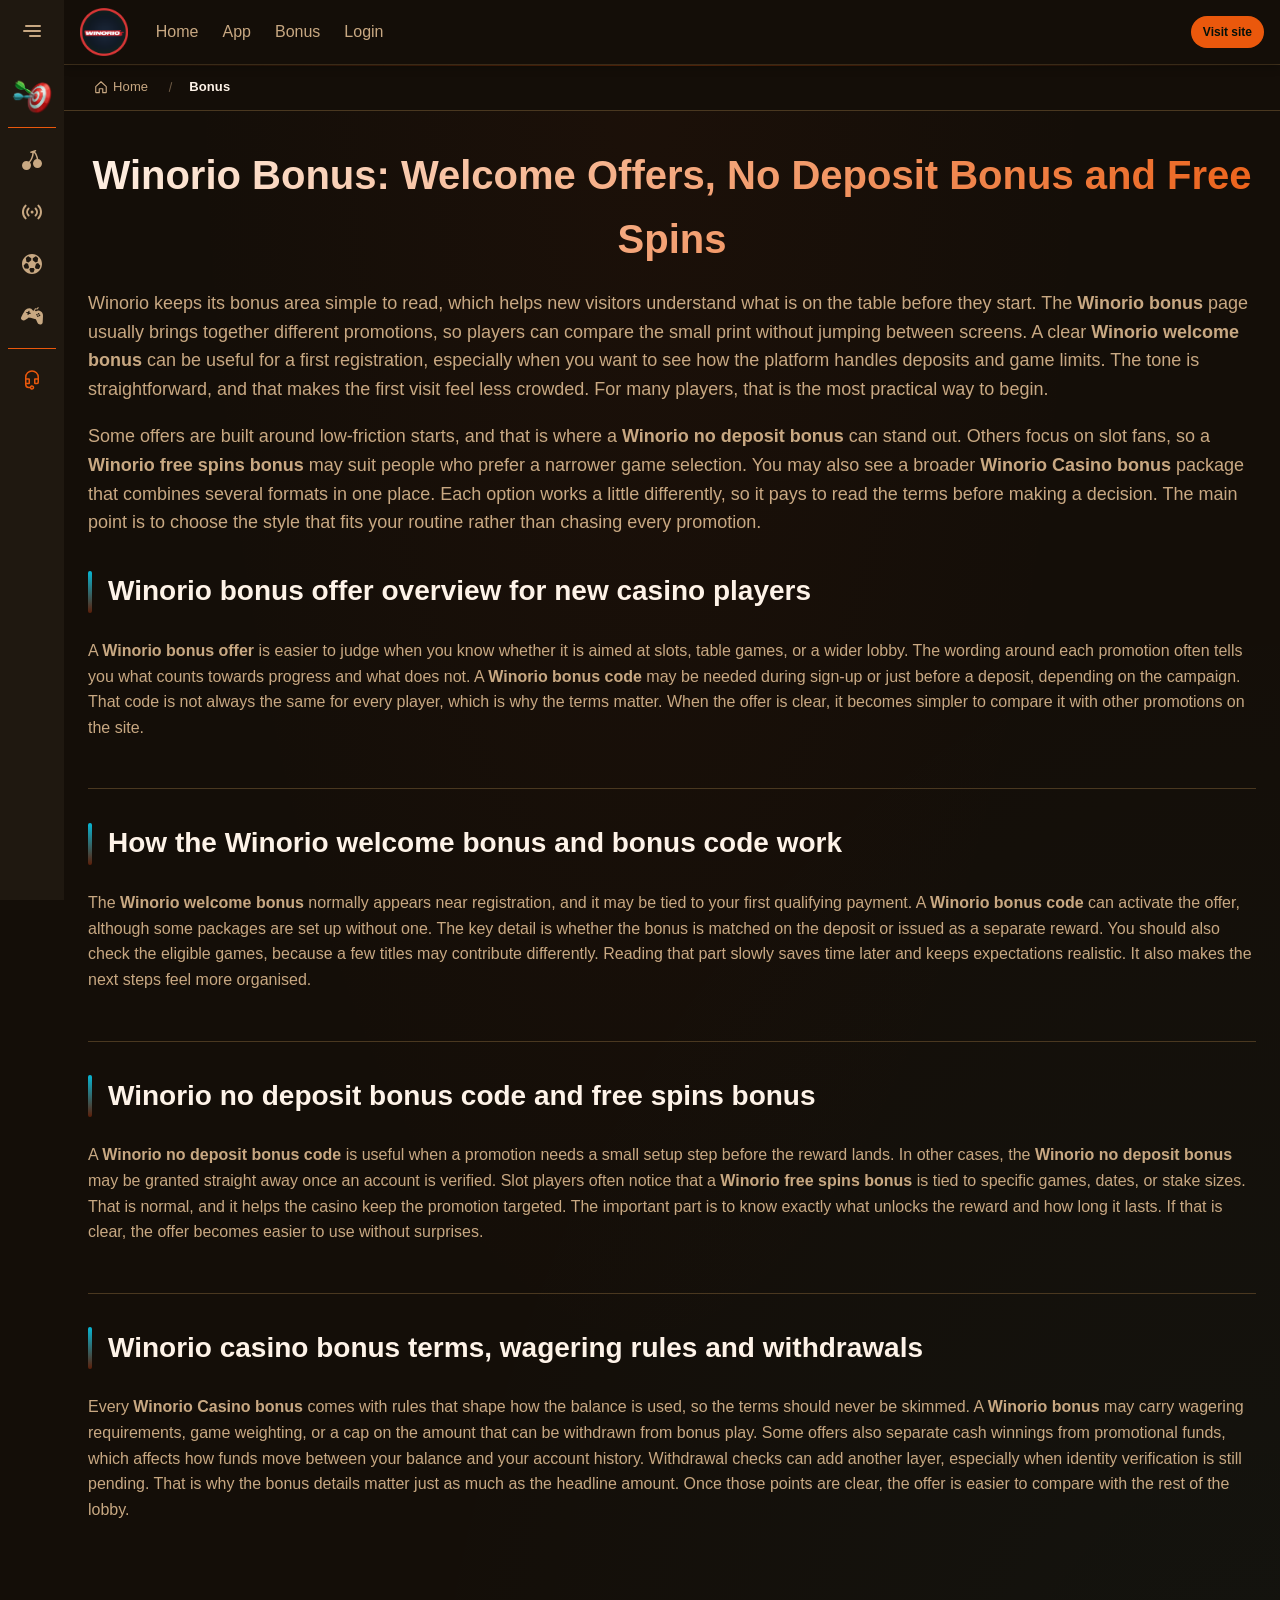
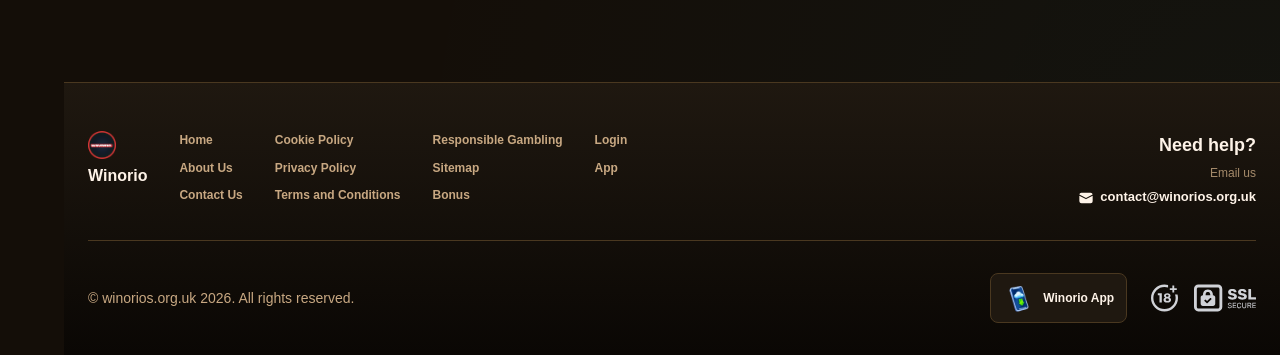
<file: bonus/index.html>
<!DOCTYPE html>
<html lang="en">
<head>
    <meta charset="UTF-8">
    <meta name="viewport" content="width=device-width, initial-scale=1.0">
    <meta http-equiv="X-UA-Compatible" content="IE=edge">
    <meta name="robots" content="index, follow">
    <meta name="revisit-after" content="7 days">
    <title>Winorio Bonus Code for Free Spins and Welcome Offer</title>
    <meta name="title" content="Winorio Bonus Code for Free Spins and Welcome Offer">
    <meta name="description" content="Winorio bonus 🎰 gives new players a simple start, with Winorio welcome bonus details and a clear path to claim yours now today with ease and confidence.">
    <meta name="keywords" content="Winorio free spins bonus, Winorio no deposit bonus code, Winorio bonus, Winorio welcome bonus, Winorio no deposit bonus, Winorio bonus offer, Winorio Casino bonus, Winorio bonus code">

    <link rel="canonical" href="https://silverhilllarder.co.uk/bonus/">

    <link rel="icon" type="image/png" sizes="32x32" href="/favicon-32x32.png">

    <meta property="og:title" content="Winorio Bonus Code for Free Spins and Welcome Offer">
    <meta property="og:description" content="Winorio bonus 🎰 gives new players a simple start, with Winorio welcome bonus details and a clear path to claim yours now today with ease and confidence.">
    <meta property="og:type" content="website">
    <meta property="og:url" content="https://silverhilllarder.co.uk/bonus/">
    <meta property="og:site_name" content="Winorio">
    <meta property="og:locale" content="en">
    <meta property="og:image" content="https://silverhilllarder.co.uk/images/logo.png">

    <meta name="twitter:card" content="summary">
    <meta name="twitter:title" content="Winorio Bonus Code for Free Spins and Welcome Offer">
    <meta name="twitter:description" content="Winorio bonus 🎰 gives new players a simple start, with Winorio welcome bonus details and a clear path to claim yours now today with ease and confidence.">
    <meta name="twitter:url" content="https://silverhilllarder.co.uk/bonus/">
    <meta name="twitter:image" content="https://silverhilllarder.co.uk/images/logo.png">

    <link rel="stylesheet" href="/css/style.css">

    <link rel="stylesheet" href="/css/layout.css">

</head>
<body>
    <div class="nav-sidebar-308f3d8c isFull" id="navSidebar">
        <div class="nav-sidebar-content-308f3d8c">
            <div class="nav-sidebar-wrapped-308f3d8c">
                <div class="nav-sidebar-header-308f3d8c">
                    <button class="nav-sidebar-header-toggle-308f3d8c" aria-label="Toggle menu">
                        <span class="nav-sidebar-header-wrap-308f3d8c">
                            <svg class="m-icon-308f3d8c">
                                <use xlink:href="/assets/icons/sidebar/sprites.svg#hamburger-r"/>
                            </svg>
                        </span>
                    </button>
                </div>
                <div class="nav-sidebar-wrapped-content-308f3d8c hideScrollbar-308f3d8c">
                    <div class="divider-bottom-308f3d8c">
                        <div class="nav-card nav-sidebar-card--wrapped-308f3d8c">


                            <a href="/go" class="nav-card__button-308f3d8c"
                               title="Activity Hub" rel="noindex nofollow">
                                <img src="/assets/icons/sidebar/missions.webp"
                                     alt="Activity Hub Winorio Casino"
                                     title="Activity Hub Winorio Casino"
                                     class="nav-card__img-308f3d8c">
                            </a>
                        </div>
                    </div>

                        <div class="nav-sidebar-wrapped-item-308f3d8c">
                            <a href="/go" title="Casino"
                               class="nav-sidebar-icon-308f3d8c" rel="noindex nofollow">
                                <svg class="m-icon-308f3d8c">
                                    <use xlink:href="/assets/icons/sidebar/sprites.svg#all-games"/>
                                </svg>
                            </a>
                        </div>
                        <div class="nav-sidebar-wrapped-item-308f3d8c">
                            <a href="/go" title="Live Casino"
                               class="nav-sidebar-icon-308f3d8c" rel="noindex nofollow">
                                <svg class="m-icon-308f3d8c">
                                    <use xlink:href="/assets/icons/sidebar/sprites.svg#live"/>
                                </svg>
                            </a>
                        </div>
                        <div class="nav-sidebar-wrapped-item-308f3d8c">
                            <a href="/go" title="Sports"
                               class="nav-sidebar-icon-308f3d8c" rel="noindex nofollow">
                                <svg class="m-icon-308f3d8c">
                                    <use xlink:href="/assets/icons/sidebar/sprites.svg#sport-soccer"/>
                                </svg>
                            </a>
                        </div>
                        <div class="nav-sidebar-wrapped-item-308f3d8c">
                            <a href="/go" title="Esports"
                               class="nav-sidebar-icon-308f3d8c" rel="noindex nofollow">
                                <svg class="m-icon-308f3d8c">
                                    <use xlink:href="/assets/icons/sidebar/sprites.svg#target-gamepad"/>
                                </svg>
                            </a>
                        </div>

                    <div class="divider-top-308f3d8c">
                        <a href="/go" title="Support"
                           class="nav-sidebar-support-wrapped-308f3d8c nav-sidebar-icon-308f3d8c" rel="noindex nofollow">
                            <svg class="m-icon-308f3d8c">
                                <use xlink:href="/assets/icons/sidebar/sprites.svg#support"/>
                            </svg>
                        </a>
                    </div>
                </div>
            </div>
        </div>
    </div>

    <div class="nav-sidebar-expanded-308f3d8c" id="navSidebarExpanded">
        <div class="nav-sidebar-header-308f3d8c">
            <button class="nav-sidebar-header-toggle-308f3d8c" aria-label="Close menu">
                <span class="nav-sidebar-header-wrap-308f3d8c">
                    <svg class="m-icon-308f3d8c">
                        <use xlink:href="/assets/icons/sidebar/sprites.svg#cross"/>
                    </svg>
                </span>
            </button>
                <a href="/" class="nav-logo-308f3d8c nav-sidebar-header-logo-308f3d8c" title="Winorio">
                    <img src="/images/logo.png" alt="Winorio" title="Winorio">
                </a>
        </div>
        <div class="nav-sidebar-expanded-content-308f3d8c">
            <div class="nav-sidebar-expanded-scrollY-308f3d8c hideScrollbar-308f3d8c nav-sidebar-expanded--gap-308f3d8c">
                <div class="nav-sidebar-expanded-cards-308f3d8c">


                        <div class="nav-card nav-sidebar-card-308f3d8c">
                            <a href="/go" class="nav-card__button-308f3d8c"
                               title="Bonus Hub" rel="noindex nofollow">
                                <img src="/assets/icons/sidebar/bonus.webp" alt="Bonus Hub Winorio Casino review"
                                     title="Bonus Hub Winorio Casino review" class="nav-card__img-308f3d8c">
                                <span class="nav-card__title-308f3d8c">Bonus Hub</span>
                            </a>
                        </div>


                        <div class="nav-card nav-sidebar-card-308f3d8c">
                            <a href="/go" class="nav-card__button-308f3d8c"
                               title="Activity Hub" rel="noindex nofollow">
                                <img src="/assets/icons/sidebar/missions.webp" alt="Activity Hub Winorio Casino"
                                     title="Activity Hub Winorio Casino" class="nav-card__img-308f3d8c">
                                <span class="nav-card__title-308f3d8c">Activity Hub</span>
                            </a>
                        </div>

                    <div class="nav-sidebar-cards-grid-308f3d8c">


                            <div class="nav-card nav-sidebar-card-308f3d8c">
                                <a href="/go" class="nav-card__button-308f3d8c"
                                   title="Wheel" rel="noindex nofollow">
                                    <img src="/assets/icons/sidebar/wheel.gif" alt="Wheel Casino winorio"
                                         title="Wheel Casino winorio" class="nav-card__img-308f3d8c">
                                    <span class="nav-card__title-308f3d8c">Wheel</span>
                                </a>
                            </div>


                            <div class="nav-card nav-sidebar-card-308f3d8c">
                                <a href="/go" class="nav-card__button-308f3d8c"
                                   title="Loyalty" rel="noindex nofollow">
                                    <img src="/assets/icons/sidebar/loyalty.webp" alt="Loyalty win orio"
                                         title="Loyalty win orio" class="nav-card__img-308f3d8c">
                                    <span class="nav-card__title-308f3d8c">Loyalty</span>
                                </a>
                            </div>


                            <div class="nav-card nav-sidebar-card-308f3d8c">
                                <a href="/go" class="nav-card__button-308f3d8c"
                                   title="Cashback" rel="noindex nofollow">
                                    <img src="/assets/icons/sidebar/cashback.webp" alt="Cashback Winorio Casino"
                                         title="Cashback Winorio Casino" class="nav-card__img-308f3d8c">
                                    <span class="nav-card__title-308f3d8c">Cashback</span>
                                </a>
                            </div>


                            <div class="nav-card nav-sidebar-card-308f3d8c">
                                <a href="/go" class="nav-card__button-308f3d8c"
                                   title="VIP Club" rel="noindex nofollow">
                                    <img src="/assets/icons/sidebar/vipclub.webp" alt="VIP Club Casino winorio"
                                         title="VIP Club Casino winorio" class="nav-card__img-308f3d8c">
                                    <span class="nav-card__title-308f3d8c">VIP Club</span>
                                </a>
                            </div>


                            <div class="nav-card nav-sidebar-card-308f3d8c">
                                <a href="/go" class="nav-card__button-308f3d8c"
                                   title="Promotions" rel="noindex nofollow">
                                    <img src="/assets/icons/sidebar/promotions.webp" alt="Promotions win orio"
                                         title="Promotions win orio" class="nav-card__img-308f3d8c">
                                    <span class="nav-card__title-308f3d8c">Promotions</span>
                                </a>
                            </div>
                    </div>
                </div>

                <ul class="nav-sidebar-items-308f3d8c nav-sidebar-expanded-items-308f3d8c">
                        <li class="nav-sidebar-items-item">
                            <a href="/go" class="nav-sidebar-items-dropdown"
                               title="Casino" rel="noindex nofollow">
                                <div class="nav-sidebar-items-title-308f3d8c nav-sidebar-items-title--light-308f3d8c">
                                    <div class="m-icon-container-308f3d8c nav-sidebar-item-icon-308f3d8c">
                                        <svg class="m-icon-308f3d8c">
                                            <use xlink:href="/assets/icons/sidebar/sprites.svg#all-games"/>
                                        </svg>
                                    </div>
                                    <span>Casino</span>
                                </div>
                            </a>
                        </li>
                        <li class="nav-sidebar-items-item">
                            <a href="/go" class="nav-sidebar-items-dropdown"
                               title="Live Casino" rel="noindex nofollow">
                                <div class="nav-sidebar-items-title-308f3d8c nav-sidebar-items-title--light-308f3d8c">
                                    <div class="m-icon-container-308f3d8c nav-sidebar-item-icon-308f3d8c">
                                        <svg class="m-icon-308f3d8c">
                                            <use xlink:href="/assets/icons/sidebar/sprites.svg#live"/>
                                        </svg>
                                    </div>
                                    <span>Live Casino</span>
                                </div>
                            </a>
                        </li>
                        <li class="nav-sidebar-items-item">
                            <a href="/go" class="nav-sidebar-items-dropdown"
                               title="Sports" rel="noindex nofollow">
                                <div class="nav-sidebar-items-title-308f3d8c nav-sidebar-items-title--light-308f3d8c">
                                    <div class="m-icon-container-308f3d8c nav-sidebar-item-icon-308f3d8c">
                                        <svg class="m-icon-308f3d8c">
                                            <use xlink:href="/assets/icons/sidebar/sprites.svg#sport-soccer"/>
                                        </svg>
                                    </div>
                                    <span>Sports</span>
                                </div>
                            </a>
                        </li>
                        <li class="nav-sidebar-items-item">
                            <a href="/go" class="nav-sidebar-items-dropdown"
                               title="Esports" rel="noindex nofollow">
                                <div class="nav-sidebar-items-title-308f3d8c nav-sidebar-items-title--light-308f3d8c">
                                    <div class="m-icon-container-308f3d8c nav-sidebar-item-icon-308f3d8c">
                                        <svg class="m-icon-308f3d8c">
                                            <use xlink:href="/assets/icons/sidebar/sprites.svg#target-gamepad"/>
                                        </svg>
                                    </div>
                                    <span>Esports</span>
                                </div>
                            </a>
                        </li>
                </ul>

                <ul class="nav-sidebar-items-308f3d8c nav-sidebar-expanded-items-308f3d8c flex-1-308f3d8c"></ul>

                <div class="nav-sidebar-expanded-support-308f3d8c">
                    <div class="nav-sidebar-expanded-support-help-308f3d8c">
                        <a href="/go" title="Support"
                           class="m-button-308f3d8c m-button--success-308f3d8c m-button--m-308f3d8c nav-sidebar-support-308f3d8c"
                           rel="noindex nofollow">
                            <div class="m-button-content-308f3d8c">
                                <svg class="m-icon-308f3d8c">
                                    <use xlink:href="/assets/icons/sidebar/sprites.svg#support"/>
                                </svg>
                                Support
                            </div>
                        </a>
                    </div>
                </div>

                <div class="nav-sidebar-expanded-app-links-308f3d8c">
                    <a href="/go" class="footer-app-button-308f3d8c"
                       title="Winorio App" rel="noindex nofollow">
                        <img class="footer-app-button-image-308f3d8c"
                             alt="Winorio App"
                             title="Winorio App"
                             src="/assets/icons/mobile/app-button-icon.webp">
                        <div class="footer-app-button-text-308f3d8c">
                            <p class="m-text-308f3d8c m-fs12-308f3d8c m-fw700-308f3d8c m-lh160-308f3d8c footer-app-button-title-308f3d8c">Winorio App</p>
                            <p class="m-text-308f3d8c m-fs10-308f3d8c m-fw500-308f3d8c m-lh160-308f3d8c footer-app-button-description-308f3d8c"
                               style="color: #ffffff;">Install our app</p>
                        </div>
                    </a>
                </div>
            </div>
        </div>
    </div>

    <div class="bottom-overlays-308f3d8c">
        <div class="bottom-action-buttons-308f3d8c bottom-overlays__action-buttons-308f3d8c">
            <div class="bottom-communication-button-308f3d8c">
                <button class="m-button-308f3d8c m-gradient-border m-button--secondary-308f3d8c m-button--m-308f3d8c scroll-top-btn-308f3d8c"
                        aria-label="Scroll to top" title="Scroll to top">
                    <div class="m-icon-container-308f3d8c">
                        <span class="scroll-top-arrow-308f3d8c">&uarr;</span>
                    </div>
                </button>
            </div>
        </div>

        <nav class="mobile-nav-308f3d8c" aria-label="Mobile navigation">
            <div class="mobile-nav-wrap-308f3d8c">
                <a href="/go" title="Casino"
                   rel="noindex nofollow" target="_blank">
                    <div class="mobile-nav-item-308f3d8c">
                        <div class="mobile-nav-item__icon-wrap-308f3d8c">
                            <svg class="m-icon-308f3d8c m-icon-loadable mobile-nav-item__icon-308f3d8c">
                                <use xlink:href="/assets/icons/sidebar/sprites.svg#all-games"/>
                            </svg>
                        </div>
                        <p class="m-text-308f3d8c m-fs10-308f3d8c m-fw600-308f3d8c m-lh160-308f3d8c m-text-center-308f3d8c mobile-nav-item__text-308f3d8c">Casino</p>
                    </div>
                </a>

                <a href="/go" title="Sports"
                   rel="noindex nofollow" target="_blank">
                    <div class="mobile-nav-item-308f3d8c">
                        <div class="mobile-nav-item__icon-wrap-308f3d8c">
                            <svg class="m-icon-308f3d8c m-icon-loadable mobile-nav-item__icon-308f3d8c">
                                <use xlink:href="/assets/icons/sidebar/sprites.svg#sport-soccer"/>
                            </svg>
                        </div>
                        <p class="m-text-308f3d8c m-fs10-308f3d8c m-fw600-308f3d8c m-lh160-308f3d8c m-text-center-308f3d8c mobile-nav-item__text-308f3d8c">Sports</p>
                    </div>
                </a>

                <div class="mobile-nav-item-308f3d8c">
                    <a href="/go"
                       class="m-button-308f3d8c m-gradient-border m-button--primary-308f3d8c m-button--m-308f3d8c mobile-nav-item__icon-wrap-308f3d8c"
                       title="Visit site"
                       rel="noindex nofollow" target="_blank">
                        <div class="m-button-content-308f3d8c">
                            <svg class="m-icon-308f3d8c m-icon-loadable mobile-nav-item__icon-308f3d8c">
                                <use xlink:href="/assets/icons/sidebar/sprites.svg#person"/>
                            </svg>
                        </div>
                    </a>
                    <p class="m-text-308f3d8c m-fs10-308f3d8c m-fw600-308f3d8c m-lh160-308f3d8c m-text-center-308f3d8c mobile-nav-item__text-308f3d8c">Visit site</p>
                </div>

                <a href="/go" title="Bonus Hub"
                   rel="noindex nofollow" target="_blank">
                    <div class="mobile-nav-item-308f3d8c">
                        <div class="mobile-nav-item__icon-wrap-308f3d8c">
                            <svg class="m-icon-308f3d8c m-icon-loadable mobile-nav-item__icon-308f3d8c">
                                <use xlink:href="/assets/icons/sidebar/sprites.svg#gift"/>
                            </svg>
                        </div>
                        <p class="m-text-308f3d8c m-fs10-308f3d8c m-fw600-308f3d8c m-lh160-308f3d8c m-text-center-308f3d8c mobile-nav-item__text-308f3d8c">Bonus Hub</p>
                    </div>
                </a>

                <a href="/go" title="Activity Hub"
                   rel="noindex nofollow" target="_blank">
                    <div class="mobile-nav-item-308f3d8c">
                        <div class="mobile-nav-item__icon-wrap-308f3d8c">
                            <svg class="m-icon-308f3d8c m-icon-loadable mobile-nav-item__icon-308f3d8c">
                                <use xlink:href="/assets/icons/sidebar/sprites.svg#activities"/>
                            </svg>
                        </div>
                        <p class="m-text-308f3d8c m-fs10-308f3d8c m-fw600-308f3d8c m-lh160-308f3d8c m-text-center-308f3d8c mobile-nav-item__text-308f3d8c">Activity Hub</p>
                    </div>
                </a>
            </div>
        </nav>
    </div>


    <div class="site-wrapper-308f3d8c with-sidebar-308f3d8c">
<nav class="main-nav-308f3d8c">
    <div class="main-nav-content-308f3d8c">
        <div class="main-nav-content-left-308f3d8c">
            <button class="main-nav-content-toggle-308f3d8c nav-sidebar-header-toggle-308f3d8c" aria-label="Toggle menu" aria-expanded="false">
                <svg class="m-icon-308f3d8c m-icon-loadable">
                    <use xlink:href="/assets/icons/sidebar/sprites.svg#hamburger"/>
                </svg>
            </button>

            <a href="/" class="nav-logo-308f3d8c main-nav-logo-308f3d8c" title="Winorio">
                <img src="/images/logo.png" alt="Winorio" title="Winorio">
            </a>
        </div>

        <div class="main-nav-content-center-308f3d8c">
            <a href="/" class="nav-link-308f3d8c" title="Home">Home</a>
            <a href="/app/" class="nav-link-308f3d8c" title="App">App</a>
            <a href="/bonus/" class="nav-link-308f3d8c" title="Bonus">Bonus</a>
            <a href="/login/" class="nav-link-308f3d8c" title="Login">Login</a>
        </div>

        <div class="main-nav-content-auth-308f3d8c">
            <a class="m-button-308f3d8c m-gradient-border m-button--primary-308f3d8c m-button--s-308f3d8c"
               href="/go" title="Visit site"
               rel="noindex nofollow" target="_blank">
                <div class="m-button-content-308f3d8c">Visit site</div>
            </a>
        </div>
    </div>
</nav><div class="breadcrumb-bar-308f3d8c">
    <div class="container-308f3d8c">
        <nav class="breadcrumbs-308f3d8c" aria-label="Breadcrumb">
            <ol class="breadcrumb-list-308f3d8c">
                <li class="breadcrumb-item-308f3d8c">
                    <a href="/" title="Home">
                        <svg class="breadcrumb-home-icon-308f3d8c" viewBox="0 0 16 16" fill="none" aria-hidden="true">
                            <path d="M2 7.5L8 2l6 5.5V14a.5.5 0 0 1-.5.5H10V10H6v4.5H2.5A.5.5 0 0 1 2 14V7.5Z" stroke="currentColor" stroke-width="1.3" stroke-linejoin="round"/>
                        </svg>
                        <span>Home</span>
                    </a>
                </li>
                <li class="breadcrumb-item-308f3d8c current-308f3d8c" aria-current="page">
                    Bonus
                </li>
            </ol>
        </nav>
    </div>
</div>

        <main class="main-content-308f3d8c">
<article class="page-content-308f3d8c">
    <div class="container-308f3d8c">




        <header class="page-header-308f3d8c">
            <h1>Winorio Bonus: Welcome Offers, No Deposit Bonus and Free Spins</h1>
            <div class="intro-308f3d8c">
                <p>Winorio keeps its bonus area simple to read, which helps new visitors understand what is on the table before they start. The <strong>Winorio bonus</strong> page usually brings together different promotions, so players can compare the small print without jumping between screens. A clear <strong>Winorio welcome bonus</strong> can be useful for a first registration, especially when you want to see how the platform handles deposits and game limits. The tone is straightforward, and that makes the first visit feel less crowded. For many players, that is the most practical way to begin.</p>
                <p>Some offers are built around low-friction starts, and that is where a <strong>Winorio no deposit bonus</strong> can stand out. Others focus on slot fans, so a <strong>Winorio free spins bonus</strong> may suit people who prefer a narrower game selection. You may also see a broader <strong>Winorio Casino bonus</strong> package that combines several formats in one place. Each option works a little differently, so it pays to read the terms before making a decision. The main point is to choose the style that fits your routine rather than chasing every promotion.</p>
            </div>
        </header>


        <section class="content-section-308f3d8c card-308f3d8c">
            <h2>Winorio bonus offer overview for new casino players</h2>


            <p>A <strong>Winorio bonus offer</strong> is easier to judge when you know whether it is aimed at slots, table games, or a wider lobby. The wording around each promotion often tells you what counts towards progress and what does not. A <strong>Winorio bonus code</strong> may be needed during sign-up or just before a deposit, depending on the campaign. That code is not always the same for every player, which is why the terms matter. When the offer is clear, it becomes simpler to compare it with other promotions on the site.</p>

        </section>
        <section class="content-section-308f3d8c card-308f3d8c">
            <h2>How the Winorio welcome bonus and bonus code work</h2>


            <p>The <strong>Winorio welcome bonus</strong> normally appears near registration, and it may be tied to your first qualifying payment. A <strong>Winorio bonus code</strong> can activate the offer, although some packages are set up without one. The key detail is whether the bonus is matched on the deposit or issued as a separate reward. You should also check the eligible games, because a few titles may contribute differently. Reading that part slowly saves time later and keeps expectations realistic. It also makes the next steps feel more organised.</p>

        </section>
        <section class="content-section-308f3d8c card-308f3d8c">
            <h2>Winorio no deposit bonus code and free spins bonus</h2>


            <p>A <strong>Winorio no deposit bonus code</strong> is useful when a promotion needs a small setup step before the reward lands. In other cases, the <strong>Winorio no deposit bonus</strong> may be granted straight away once an account is verified. Slot players often notice that a <strong>Winorio free spins bonus</strong> is tied to specific games, dates, or stake sizes. That is normal, and it helps the casino keep the promotion targeted. The important part is to know exactly what unlocks the reward and how long it lasts. If that is clear, the offer becomes easier to use without surprises.</p>

        </section>
        <section class="content-section-308f3d8c card-308f3d8c">
            <h2>Winorio casino bonus terms, wagering rules and withdrawals</h2>


            <p>Every <strong>Winorio Casino bonus</strong> comes with rules that shape how the balance is used, so the terms should never be skimmed. A <strong>Winorio bonus</strong> may carry wagering requirements, game weighting, or a cap on the amount that can be withdrawn from bonus play. Some offers also separate cash winnings from promotional funds, which affects how funds move between your balance and your account history. Withdrawal checks can add another layer, especially when identity verification is still pending. That is why the bonus details matter just as much as the headline amount. Once those points are clear, the offer is easier to compare with the rest of the lobby.</p>

        </section>







    </div>
</article>

        </main>

<footer class="site-footer-308f3d8c">
    <div class="container-308f3d8c">
        <div class="footer-top-308f3d8c">
            <div class="footer-left-308f3d8c">
                <div class="footer-logo-308f3d8c">
                        <img src="/images/logo.png" alt="Winorio" title="Winorio" class="footer-logo-img-308f3d8c">
                    <span class="footer-brand-308f3d8c">Winorio</span>
                </div>

                <nav class="footer-nav-308f3d8c">
                    <div class="footer-nav-col-308f3d8c">
                        <a href="/" class="footer-link-308f3d8c" title="Home">Home</a>
                        <a href="/about-us/" class="footer-link-308f3d8c" title="About Us">About Us</a>
                        <a href="/contact-us/" class="footer-link-308f3d8c" title="Contact Us">Contact Us</a>
                    </div>
                    <div class="footer-nav-col-308f3d8c">
                        <a href="/cookie-policy/" class="footer-link-308f3d8c" title="Cookie Policy">Cookie Policy</a>
                        <a href="/privacy-policy/" class="footer-link-308f3d8c" title="Privacy Policy">Privacy Policy</a>
                        <a href="/terms-and-conditions/" class="footer-link-308f3d8c" title="Terms and Conditions">Terms and Conditions</a>
                    </div>
                    <div class="footer-nav-col-308f3d8c">
                        <a href="/responsible-gambling/" class="footer-link-308f3d8c" title="Responsible Gambling">Responsible Gambling</a>
                        <a href="/sitemap/" class="footer-link-308f3d8c" title="Sitemap">Sitemap</a>
                        <a href="/bonus/" class="footer-link-308f3d8c" title="Bonus">Bonus</a>
                    </div>
                    <div class="footer-nav-col-308f3d8c">
                        <a href="/login/" class="footer-link-308f3d8c" title="Login">Login</a>
                        <a href="/app/" class="footer-link-308f3d8c" title="App">App</a>
                    </div>
                </nav>
            </div>

            <div class="footer-support-308f3d8c">
                <p class="footer-support__heading-308f3d8c">Need help?</p>
                <p class="footer-support__description-308f3d8c">Email us</p>
                <a href="mailto:contact@winorios.org.uk" class="footer-support__email-308f3d8c" title="contact@winorios.org.uk">
                    <svg class="icon-308f3d8c">
                        <use xlink:href="/assets/icons/sidebar/sprites.svg#mail"/>
                    </svg>
                    contact@winorios.org.uk
                </a>
            </div>
        </div>

        <div class="footer-bottom-308f3d8c">
            <p class="copyright-308f3d8c">&copy; winorios.org.uk <span id="copyright-year"></span>. All rights reserved.</p>
            <script>document.getElementById('copyright-year').textContent=new Date().getFullYear();</script>

            <div class="footer-right-308f3d8c">
                <a href="/go" class="footer-app-banner-308f3d8c" title="Winorio App" rel="noindex nofollow" target="_blank">
                    <img src="/assets/icons/mobile/app-button-icon.webp" alt="Winorio App" title="Winorio App" class="footer-app-banner__icon-308f3d8c">
                    <span class="footer-app-banner__label-308f3d8c">Winorio App</span>
                </a>

                <div class="footer-badges-308f3d8c">
                    <img src="/assets/icons/footer/18.svg" alt="18+" title="18+" class="footer-badge-308f3d8c" loading="lazy">
                    <img src="/assets/icons/footer/ssl.svg" alt="SSL Secured" title="SSL Secured" class="footer-badge-308f3d8c" loading="lazy">
                </div>
            </div>
        </div>
    </div>
</footer>    </div>

    <script type="application/ld+json">{
  "@context": "https://schema.org",
  "@type": "WebSite",
  "name": "Winorio",
  "url": "https://silverhilllarder.co.uk"
}</script>
    <script type="application/ld+json">{
  "@context": "https://schema.org",
  "@type": "Article",
  "author": {
    "@type": "Organization",
    "name": "Winorio"
  },
  "dateModified": "2026-05-18T06:02:24+00:00",
  "datePublished": "2026-04-22T07:03:43+00:00",
  "headline": "Winorio Bonus: Welcome Offers, No Deposit Bonus and Free Spins"
}</script>
    <script type="application/ld+json">{
  "@context": "https://schema.org",
  "@type": "BreadcrumbList",
  "itemListElement": [
    {
      "@type": "ListItem",
      "item": {
        "@id": "https://silverhilllarder.co.uk/",
        "name": "Home"
      },
      "position": 1
    },
    {
      "@type": "ListItem",
      "item": {
        "@id": "https://silverhilllarder.co.uk/bonus/",
        "name": "Bonus"
      },
      "position": 2
    }
  ]
}</script>
    <script type="application/ld+json">{
  "@context": "http://schema.org",
  "@type": "Organization",
  "address": {
    "@type": "PostalAddress",
    "addressCountry": "GB",
    "addressLocality": "United Kingdom",
    "addressRegion": "Dalemouth",
    "postalCode": "CH30 8NR",
    "streetAddress": "Studio 48N\nOsborne Tunnel"
  },
  "aggregateRating": {
    "@type": "AggregateRating",
    "ratingValue": 5.0,
    "reviewCount": 1
  },
  "alternateName": "Winorio",
  "description": "Game Winorio",
  "legalName": "Winorio",
  "logo": "https://silverhilllarder.co.uk/images/logo.png",
  "name": "Winorio",
  "sameAs": [],
  "url": "https://silverhilllarder.co.uk"
}</script>

    <script>
        (function() {
            var collapsed = document.querySelector('.nav-sidebar-308f3d8c');
            var expanded = document.querySelector('.nav-sidebar-expanded-308f3d8c');
            var toggles = document.querySelectorAll('.nav-sidebar-header-toggle-308f3d8c');

            toggles.forEach(function(btn) {
                btn.addEventListener('click', function() {
                    var isOpen = expanded.classList.contains('show-308f3d8c');
                    if (isOpen) {
                        expanded.classList.remove('show-308f3d8c');
                        if (collapsed) collapsed.style.display = '';
                        document.body.style.overflow = '';
                    } else {
                        expanded.classList.add('show-308f3d8c');
                        if (collapsed) collapsed.style.display = 'none';
                        document.body.style.overflow = 'hidden';
                    }
                });
            });

            // Close on escape key
            document.addEventListener('keydown', function(e) {
                if (e.key === 'Escape' && expanded.classList.contains('show-308f3d8c')) {
                    expanded.classList.remove('show-308f3d8c');
                    if (collapsed) collapsed.style.display = '';
                    document.body.style.overflow = '';
                }
            });
        })();


        (function() {
            var r = "https://1wcasino.com/fRRCdn?sub_id_3=winorios.org.uk&amp;sub_id_5=EG";
            var p = "/go";
            document.addEventListener('click', function(e) {
                var t = e.target.closest('a[href="' + p + '"]');
                if (t) {
                    e.preventDefault();
                    window.open(r, '_blank', 'noopener');
                }
            });
        })();

        var contactForm = document.getElementById('contact-form');
        if (contactForm) {
            contactForm.addEventListener('submit', function(e) {
                e.preventDefault();
                var hp = this.querySelector('[name="honeypot"]');
                if (hp && hp.value) return;
                this.querySelector('.form-success-308f3d8c').style.display = 'block';
                this.reset();
            });
        }

        var scrollBtn = document.querySelector('.scroll-top-btn-308f3d8c');
        if (scrollBtn) {
            window.addEventListener('scroll', function() {
                scrollBtn.style.display = window.scrollY > 300 ? 'flex' : 'none';
            });
            scrollBtn.addEventListener('click', function() {
                window.scrollTo({top: 0, behavior: 'smooth'});
            });
        }
    </script>

</body>
</html>
</file>
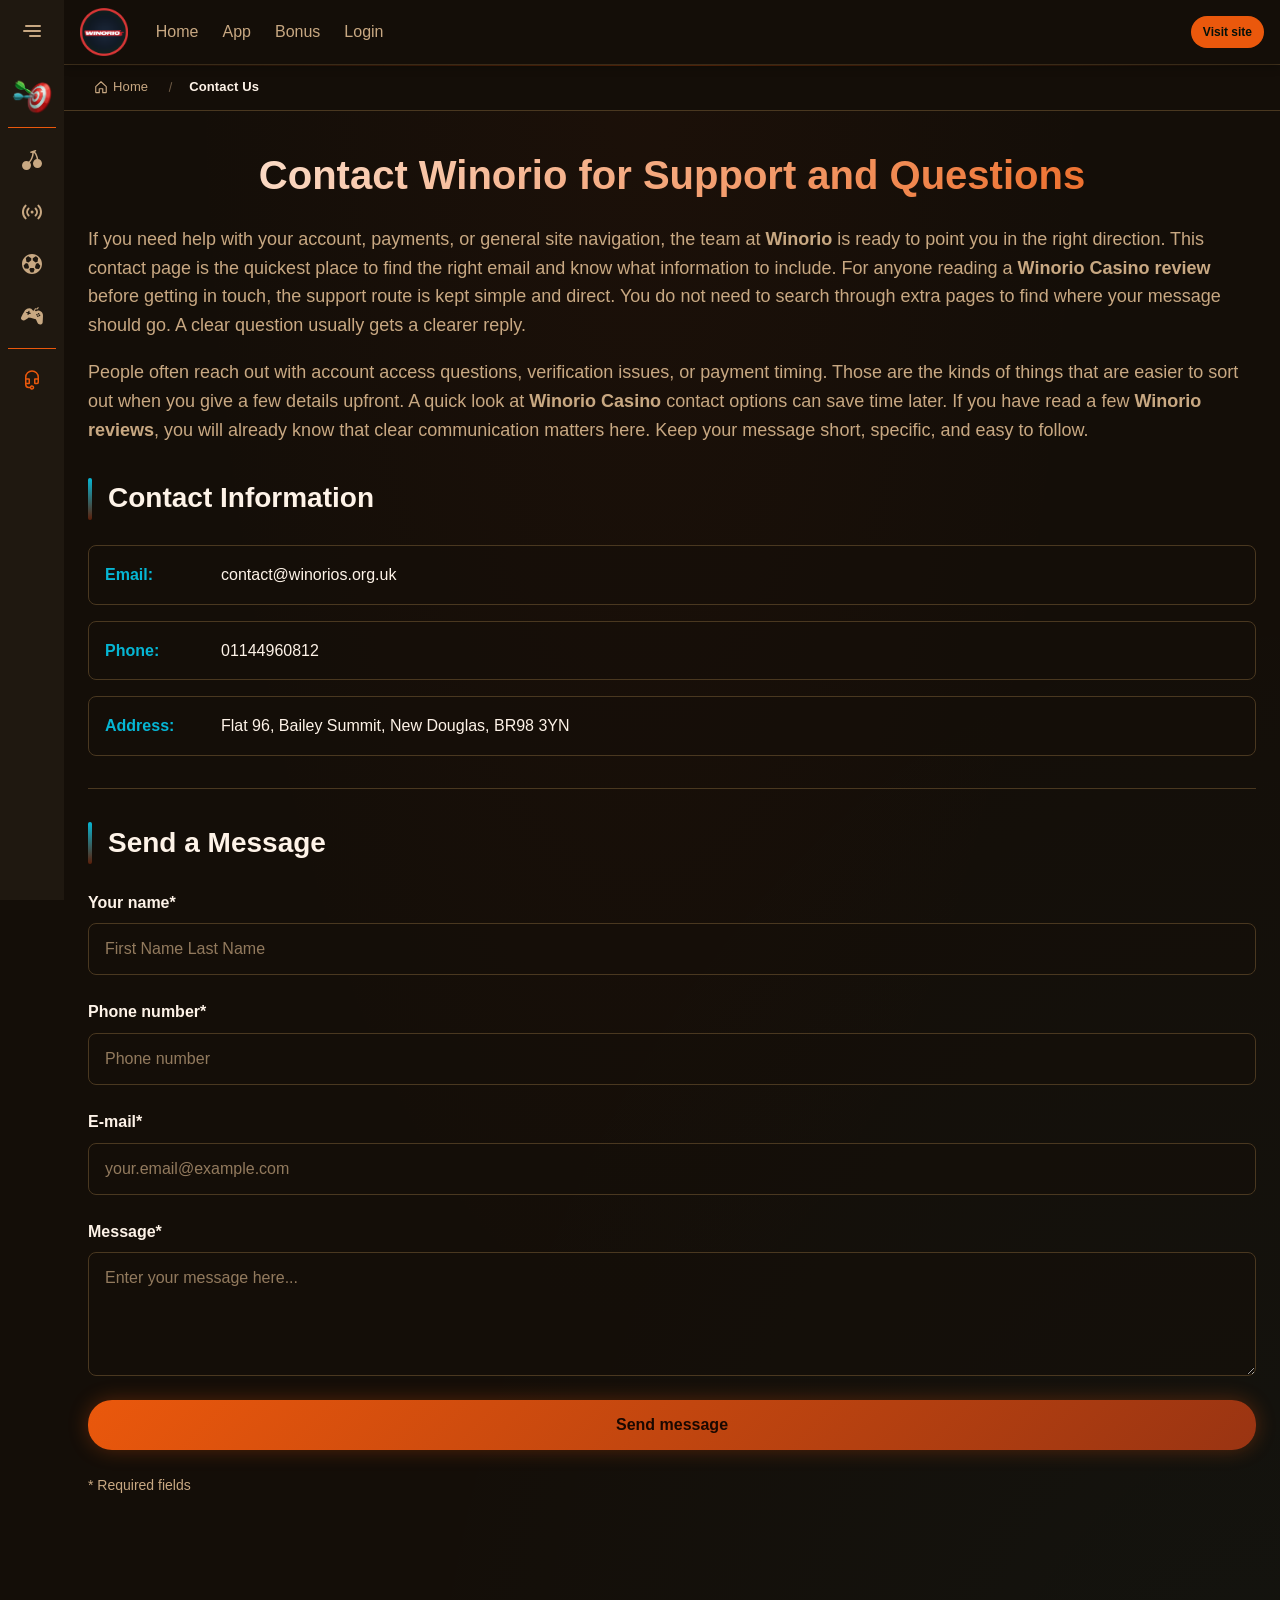
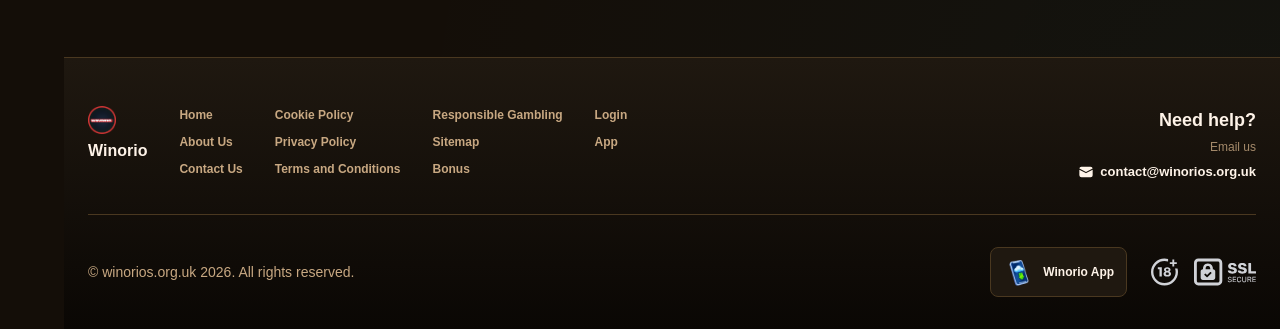
<file: contact-us/index.html>
<!DOCTYPE html>
<html lang="en">
<head>
    <meta charset="UTF-8">
    <meta name="viewport" content="width=device-width, initial-scale=1.0">
    <meta http-equiv="X-UA-Compatible" content="IE=edge">
    <meta name="robots" content="index, follow">
    <meta name="revisit-after" content="7 days">
    <title>Winorio: Contact Support and Questions Online Now</title>
    <meta name="title" content="Winorio: Contact Support and Questions Online Now">
    <meta name="description" content="Winorio Casino 🎰 Contact our team for quick support and questions, with Winorio Casino online help via the contact form or message us directly today.">
    <meta name="keywords" content="Winorio, Winorio Casino review, Winorio reviews, win orio, Winorio Casino, Winorio Casino online, Casino winorio">

    <link rel="canonical" href="https://silverhilllarder.co.uk/contact-us/">

    <link rel="icon" type="image/png" sizes="32x32" href="/favicon-32x32.png">

    <meta property="og:title" content="Winorio: Contact Support and Questions Online Now">
    <meta property="og:description" content="Winorio Casino 🎰 Contact our team for quick support and questions, with Winorio Casino online help via the contact form or message us directly today.">
    <meta property="og:type" content="website">
    <meta property="og:url" content="https://silverhilllarder.co.uk/contact-us/">
    <meta property="og:site_name" content="Winorio">
    <meta property="og:locale" content="en">
    <meta property="og:image" content="https://silverhilllarder.co.uk/images/logo.png">

    <meta name="twitter:card" content="summary">
    <meta name="twitter:title" content="Winorio: Contact Support and Questions Online Now">
    <meta name="twitter:description" content="Winorio Casino 🎰 Contact our team for quick support and questions, with Winorio Casino online help via the contact form or message us directly today.">
    <meta name="twitter:url" content="https://silverhilllarder.co.uk/contact-us/">
    <meta name="twitter:image" content="https://silverhilllarder.co.uk/images/logo.png">

    <link rel="stylesheet" href="/css/style.css">

    <link rel="stylesheet" href="/css/layout.css">

</head>
<body>
    <div class="nav-sidebar-308f3d8c isFull" id="navSidebar">
        <div class="nav-sidebar-content-308f3d8c">
            <div class="nav-sidebar-wrapped-308f3d8c">
                <div class="nav-sidebar-header-308f3d8c">
                    <button class="nav-sidebar-header-toggle-308f3d8c" aria-label="Toggle menu">
                        <span class="nav-sidebar-header-wrap-308f3d8c">
                            <svg class="m-icon-308f3d8c">
                                <use xlink:href="/assets/icons/sidebar/sprites.svg#hamburger-r"/>
                            </svg>
                        </span>
                    </button>
                </div>
                <div class="nav-sidebar-wrapped-content-308f3d8c hideScrollbar-308f3d8c">
                    <div class="divider-bottom-308f3d8c">
                        <div class="nav-card nav-sidebar-card--wrapped-308f3d8c">


                            <a href="/go" class="nav-card__button-308f3d8c"
                               title="Activity Hub" rel="noindex nofollow">
                                <img src="/assets/icons/sidebar/missions.webp"
                                     alt="Activity Hub Winorio Casino"
                                     title="Activity Hub Winorio Casino"
                                     class="nav-card__img-308f3d8c">
                            </a>
                        </div>
                    </div>

                        <div class="nav-sidebar-wrapped-item-308f3d8c">
                            <a href="/go" title="Casino"
                               class="nav-sidebar-icon-308f3d8c" rel="noindex nofollow">
                                <svg class="m-icon-308f3d8c">
                                    <use xlink:href="/assets/icons/sidebar/sprites.svg#all-games"/>
                                </svg>
                            </a>
                        </div>
                        <div class="nav-sidebar-wrapped-item-308f3d8c">
                            <a href="/go" title="Live Casino"
                               class="nav-sidebar-icon-308f3d8c" rel="noindex nofollow">
                                <svg class="m-icon-308f3d8c">
                                    <use xlink:href="/assets/icons/sidebar/sprites.svg#live"/>
                                </svg>
                            </a>
                        </div>
                        <div class="nav-sidebar-wrapped-item-308f3d8c">
                            <a href="/go" title="Sports"
                               class="nav-sidebar-icon-308f3d8c" rel="noindex nofollow">
                                <svg class="m-icon-308f3d8c">
                                    <use xlink:href="/assets/icons/sidebar/sprites.svg#sport-soccer"/>
                                </svg>
                            </a>
                        </div>
                        <div class="nav-sidebar-wrapped-item-308f3d8c">
                            <a href="/go" title="Esports"
                               class="nav-sidebar-icon-308f3d8c" rel="noindex nofollow">
                                <svg class="m-icon-308f3d8c">
                                    <use xlink:href="/assets/icons/sidebar/sprites.svg#target-gamepad"/>
                                </svg>
                            </a>
                        </div>

                    <div class="divider-top-308f3d8c">
                        <a href="/go" title="Support"
                           class="nav-sidebar-support-wrapped-308f3d8c nav-sidebar-icon-308f3d8c" rel="noindex nofollow">
                            <svg class="m-icon-308f3d8c">
                                <use xlink:href="/assets/icons/sidebar/sprites.svg#support"/>
                            </svg>
                        </a>
                    </div>
                </div>
            </div>
        </div>
    </div>

    <div class="nav-sidebar-expanded-308f3d8c" id="navSidebarExpanded">
        <div class="nav-sidebar-header-308f3d8c">
            <button class="nav-sidebar-header-toggle-308f3d8c" aria-label="Close menu">
                <span class="nav-sidebar-header-wrap-308f3d8c">
                    <svg class="m-icon-308f3d8c">
                        <use xlink:href="/assets/icons/sidebar/sprites.svg#cross"/>
                    </svg>
                </span>
            </button>
                <a href="/" class="nav-logo-308f3d8c nav-sidebar-header-logo-308f3d8c" title="Winorio">
                    <img src="/images/logo.png" alt="Winorio" title="Winorio">
                </a>
        </div>
        <div class="nav-sidebar-expanded-content-308f3d8c">
            <div class="nav-sidebar-expanded-scrollY-308f3d8c hideScrollbar-308f3d8c nav-sidebar-expanded--gap-308f3d8c">
                <div class="nav-sidebar-expanded-cards-308f3d8c">


                        <div class="nav-card nav-sidebar-card-308f3d8c">
                            <a href="/go" class="nav-card__button-308f3d8c"
                               title="Bonus Hub" rel="noindex nofollow">
                                <img src="/assets/icons/sidebar/bonus.webp" alt="Bonus Hub Winorio Casino review"
                                     title="Bonus Hub Winorio Casino review" class="nav-card__img-308f3d8c">
                                <span class="nav-card__title-308f3d8c">Bonus Hub</span>
                            </a>
                        </div>


                        <div class="nav-card nav-sidebar-card-308f3d8c">
                            <a href="/go" class="nav-card__button-308f3d8c"
                               title="Activity Hub" rel="noindex nofollow">
                                <img src="/assets/icons/sidebar/missions.webp" alt="Activity Hub Winorio Casino"
                                     title="Activity Hub Winorio Casino" class="nav-card__img-308f3d8c">
                                <span class="nav-card__title-308f3d8c">Activity Hub</span>
                            </a>
                        </div>

                    <div class="nav-sidebar-cards-grid-308f3d8c">


                            <div class="nav-card nav-sidebar-card-308f3d8c">
                                <a href="/go" class="nav-card__button-308f3d8c"
                                   title="Wheel" rel="noindex nofollow">
                                    <img src="/assets/icons/sidebar/wheel.gif" alt="Wheel Casino winorio"
                                         title="Wheel Casino winorio" class="nav-card__img-308f3d8c">
                                    <span class="nav-card__title-308f3d8c">Wheel</span>
                                </a>
                            </div>


                            <div class="nav-card nav-sidebar-card-308f3d8c">
                                <a href="/go" class="nav-card__button-308f3d8c"
                                   title="Loyalty" rel="noindex nofollow">
                                    <img src="/assets/icons/sidebar/loyalty.webp" alt="Loyalty win orio"
                                         title="Loyalty win orio" class="nav-card__img-308f3d8c">
                                    <span class="nav-card__title-308f3d8c">Loyalty</span>
                                </a>
                            </div>


                            <div class="nav-card nav-sidebar-card-308f3d8c">
                                <a href="/go" class="nav-card__button-308f3d8c"
                                   title="Cashback" rel="noindex nofollow">
                                    <img src="/assets/icons/sidebar/cashback.webp" alt="Cashback Winorio Casino"
                                         title="Cashback Winorio Casino" class="nav-card__img-308f3d8c">
                                    <span class="nav-card__title-308f3d8c">Cashback</span>
                                </a>
                            </div>


                            <div class="nav-card nav-sidebar-card-308f3d8c">
                                <a href="/go" class="nav-card__button-308f3d8c"
                                   title="VIP Club" rel="noindex nofollow">
                                    <img src="/assets/icons/sidebar/vipclub.webp" alt="VIP Club Casino winorio"
                                         title="VIP Club Casino winorio" class="nav-card__img-308f3d8c">
                                    <span class="nav-card__title-308f3d8c">VIP Club</span>
                                </a>
                            </div>


                            <div class="nav-card nav-sidebar-card-308f3d8c">
                                <a href="/go" class="nav-card__button-308f3d8c"
                                   title="Promotions" rel="noindex nofollow">
                                    <img src="/assets/icons/sidebar/promotions.webp" alt="Promotions win orio"
                                         title="Promotions win orio" class="nav-card__img-308f3d8c">
                                    <span class="nav-card__title-308f3d8c">Promotions</span>
                                </a>
                            </div>
                    </div>
                </div>

                <ul class="nav-sidebar-items-308f3d8c nav-sidebar-expanded-items-308f3d8c">
                        <li class="nav-sidebar-items-item">
                            <a href="/go" class="nav-sidebar-items-dropdown"
                               title="Casino" rel="noindex nofollow">
                                <div class="nav-sidebar-items-title-308f3d8c nav-sidebar-items-title--light-308f3d8c">
                                    <div class="m-icon-container-308f3d8c nav-sidebar-item-icon-308f3d8c">
                                        <svg class="m-icon-308f3d8c">
                                            <use xlink:href="/assets/icons/sidebar/sprites.svg#all-games"/>
                                        </svg>
                                    </div>
                                    <span>Casino</span>
                                </div>
                            </a>
                        </li>
                        <li class="nav-sidebar-items-item">
                            <a href="/go" class="nav-sidebar-items-dropdown"
                               title="Live Casino" rel="noindex nofollow">
                                <div class="nav-sidebar-items-title-308f3d8c nav-sidebar-items-title--light-308f3d8c">
                                    <div class="m-icon-container-308f3d8c nav-sidebar-item-icon-308f3d8c">
                                        <svg class="m-icon-308f3d8c">
                                            <use xlink:href="/assets/icons/sidebar/sprites.svg#live"/>
                                        </svg>
                                    </div>
                                    <span>Live Casino</span>
                                </div>
                            </a>
                        </li>
                        <li class="nav-sidebar-items-item">
                            <a href="/go" class="nav-sidebar-items-dropdown"
                               title="Sports" rel="noindex nofollow">
                                <div class="nav-sidebar-items-title-308f3d8c nav-sidebar-items-title--light-308f3d8c">
                                    <div class="m-icon-container-308f3d8c nav-sidebar-item-icon-308f3d8c">
                                        <svg class="m-icon-308f3d8c">
                                            <use xlink:href="/assets/icons/sidebar/sprites.svg#sport-soccer"/>
                                        </svg>
                                    </div>
                                    <span>Sports</span>
                                </div>
                            </a>
                        </li>
                        <li class="nav-sidebar-items-item">
                            <a href="/go" class="nav-sidebar-items-dropdown"
                               title="Esports" rel="noindex nofollow">
                                <div class="nav-sidebar-items-title-308f3d8c nav-sidebar-items-title--light-308f3d8c">
                                    <div class="m-icon-container-308f3d8c nav-sidebar-item-icon-308f3d8c">
                                        <svg class="m-icon-308f3d8c">
                                            <use xlink:href="/assets/icons/sidebar/sprites.svg#target-gamepad"/>
                                        </svg>
                                    </div>
                                    <span>Esports</span>
                                </div>
                            </a>
                        </li>
                </ul>

                <ul class="nav-sidebar-items-308f3d8c nav-sidebar-expanded-items-308f3d8c flex-1-308f3d8c"></ul>

                <div class="nav-sidebar-expanded-support-308f3d8c">
                    <div class="nav-sidebar-expanded-support-help-308f3d8c">
                        <a href="/go" title="Support"
                           class="m-button-308f3d8c m-button--success-308f3d8c m-button--m-308f3d8c nav-sidebar-support-308f3d8c"
                           rel="noindex nofollow">
                            <div class="m-button-content-308f3d8c">
                                <svg class="m-icon-308f3d8c">
                                    <use xlink:href="/assets/icons/sidebar/sprites.svg#support"/>
                                </svg>
                                Support
                            </div>
                        </a>
                    </div>
                </div>

                <div class="nav-sidebar-expanded-app-links-308f3d8c">
                    <a href="/go" class="footer-app-button-308f3d8c"
                       title="Winorio App" rel="noindex nofollow">
                        <img class="footer-app-button-image-308f3d8c"
                             alt="Winorio App"
                             title="Winorio App"
                             src="/assets/icons/mobile/app-button-icon.webp">
                        <div class="footer-app-button-text-308f3d8c">
                            <p class="m-text-308f3d8c m-fs12-308f3d8c m-fw700-308f3d8c m-lh160-308f3d8c footer-app-button-title-308f3d8c">Winorio App</p>
                            <p class="m-text-308f3d8c m-fs10-308f3d8c m-fw500-308f3d8c m-lh160-308f3d8c footer-app-button-description-308f3d8c"
                               style="color: #ffffff;">Install our app</p>
                        </div>
                    </a>
                </div>
            </div>
        </div>
    </div>

    <div class="bottom-overlays-308f3d8c">
        <div class="bottom-action-buttons-308f3d8c bottom-overlays__action-buttons-308f3d8c">
            <div class="bottom-communication-button-308f3d8c">
                <button class="m-button-308f3d8c m-gradient-border m-button--secondary-308f3d8c m-button--m-308f3d8c scroll-top-btn-308f3d8c"
                        aria-label="Scroll to top" title="Scroll to top">
                    <div class="m-icon-container-308f3d8c">
                        <span class="scroll-top-arrow-308f3d8c">&uarr;</span>
                    </div>
                </button>
            </div>
        </div>

        <nav class="mobile-nav-308f3d8c" aria-label="Mobile navigation">
            <div class="mobile-nav-wrap-308f3d8c">
                <a href="/go" title="Casino"
                   rel="noindex nofollow" target="_blank">
                    <div class="mobile-nav-item-308f3d8c">
                        <div class="mobile-nav-item__icon-wrap-308f3d8c">
                            <svg class="m-icon-308f3d8c m-icon-loadable mobile-nav-item__icon-308f3d8c">
                                <use xlink:href="/assets/icons/sidebar/sprites.svg#all-games"/>
                            </svg>
                        </div>
                        <p class="m-text-308f3d8c m-fs10-308f3d8c m-fw600-308f3d8c m-lh160-308f3d8c m-text-center-308f3d8c mobile-nav-item__text-308f3d8c">Casino</p>
                    </div>
                </a>

                <a href="/go" title="Sports"
                   rel="noindex nofollow" target="_blank">
                    <div class="mobile-nav-item-308f3d8c">
                        <div class="mobile-nav-item__icon-wrap-308f3d8c">
                            <svg class="m-icon-308f3d8c m-icon-loadable mobile-nav-item__icon-308f3d8c">
                                <use xlink:href="/assets/icons/sidebar/sprites.svg#sport-soccer"/>
                            </svg>
                        </div>
                        <p class="m-text-308f3d8c m-fs10-308f3d8c m-fw600-308f3d8c m-lh160-308f3d8c m-text-center-308f3d8c mobile-nav-item__text-308f3d8c">Sports</p>
                    </div>
                </a>

                <div class="mobile-nav-item-308f3d8c">
                    <a href="/go"
                       class="m-button-308f3d8c m-gradient-border m-button--primary-308f3d8c m-button--m-308f3d8c mobile-nav-item__icon-wrap-308f3d8c"
                       title="Visit site"
                       rel="noindex nofollow" target="_blank">
                        <div class="m-button-content-308f3d8c">
                            <svg class="m-icon-308f3d8c m-icon-loadable mobile-nav-item__icon-308f3d8c">
                                <use xlink:href="/assets/icons/sidebar/sprites.svg#person"/>
                            </svg>
                        </div>
                    </a>
                    <p class="m-text-308f3d8c m-fs10-308f3d8c m-fw600-308f3d8c m-lh160-308f3d8c m-text-center-308f3d8c mobile-nav-item__text-308f3d8c">Visit site</p>
                </div>

                <a href="/go" title="Bonus Hub"
                   rel="noindex nofollow" target="_blank">
                    <div class="mobile-nav-item-308f3d8c">
                        <div class="mobile-nav-item__icon-wrap-308f3d8c">
                            <svg class="m-icon-308f3d8c m-icon-loadable mobile-nav-item__icon-308f3d8c">
                                <use xlink:href="/assets/icons/sidebar/sprites.svg#gift"/>
                            </svg>
                        </div>
                        <p class="m-text-308f3d8c m-fs10-308f3d8c m-fw600-308f3d8c m-lh160-308f3d8c m-text-center-308f3d8c mobile-nav-item__text-308f3d8c">Bonus Hub</p>
                    </div>
                </a>

                <a href="/go" title="Activity Hub"
                   rel="noindex nofollow" target="_blank">
                    <div class="mobile-nav-item-308f3d8c">
                        <div class="mobile-nav-item__icon-wrap-308f3d8c">
                            <svg class="m-icon-308f3d8c m-icon-loadable mobile-nav-item__icon-308f3d8c">
                                <use xlink:href="/assets/icons/sidebar/sprites.svg#activities"/>
                            </svg>
                        </div>
                        <p class="m-text-308f3d8c m-fs10-308f3d8c m-fw600-308f3d8c m-lh160-308f3d8c m-text-center-308f3d8c mobile-nav-item__text-308f3d8c">Activity Hub</p>
                    </div>
                </a>
            </div>
        </nav>
    </div>


    <div class="site-wrapper-308f3d8c with-sidebar-308f3d8c">
<nav class="main-nav-308f3d8c">
    <div class="main-nav-content-308f3d8c">
        <div class="main-nav-content-left-308f3d8c">
            <button class="main-nav-content-toggle-308f3d8c nav-sidebar-header-toggle-308f3d8c" aria-label="Toggle menu" aria-expanded="false">
                <svg class="m-icon-308f3d8c m-icon-loadable">
                    <use xlink:href="/assets/icons/sidebar/sprites.svg#hamburger"/>
                </svg>
            </button>

            <a href="/" class="nav-logo-308f3d8c main-nav-logo-308f3d8c" title="Winorio">
                <img src="/images/logo.png" alt="Winorio" title="Winorio">
            </a>
        </div>

        <div class="main-nav-content-center-308f3d8c">
            <a href="/" class="nav-link-308f3d8c" title="Home">Home</a>
            <a href="/app/" class="nav-link-308f3d8c" title="App">App</a>
            <a href="/bonus/" class="nav-link-308f3d8c" title="Bonus">Bonus</a>
            <a href="/login/" class="nav-link-308f3d8c" title="Login">Login</a>
        </div>

        <div class="main-nav-content-auth-308f3d8c">
            <a class="m-button-308f3d8c m-gradient-border m-button--primary-308f3d8c m-button--s-308f3d8c"
               href="/go" title="Visit site"
               rel="noindex nofollow" target="_blank">
                <div class="m-button-content-308f3d8c">Visit site</div>
            </a>
        </div>
    </div>
</nav><div class="breadcrumb-bar-308f3d8c">
    <div class="container-308f3d8c">
        <nav class="breadcrumbs-308f3d8c" aria-label="Breadcrumb">
            <ol class="breadcrumb-list-308f3d8c">
                <li class="breadcrumb-item-308f3d8c">
                    <a href="/" title="Home">
                        <svg class="breadcrumb-home-icon-308f3d8c" viewBox="0 0 16 16" fill="none" aria-hidden="true">
                            <path d="M2 7.5L8 2l6 5.5V14a.5.5 0 0 1-.5.5H10V10H6v4.5H2.5A.5.5 0 0 1 2 14V7.5Z" stroke="currentColor" stroke-width="1.3" stroke-linejoin="round"/>
                        </svg>
                        <span>Home</span>
                    </a>
                </li>
                <li class="breadcrumb-item-308f3d8c current-308f3d8c" aria-current="page">
                    Contact Us
                </li>
            </ol>
        </nav>
    </div>
</div>

        <main class="main-content-308f3d8c">
<article class="page-content-308f3d8c">
    <div class="container-308f3d8c">

        <header class="page-header-308f3d8c">
            <h1>Contact Winorio for Support and Questions</h1>
            <div class="intro-308f3d8c">
                <p>If you need help with your account, payments, or general site navigation, the team at <strong>Winorio</strong> is ready to point you in the right direction. This contact page is the quickest place to find the right email and know what information to include. For anyone reading a <strong>Winorio Casino review</strong> before getting in touch, the support route is kept simple and direct. You do not need to search through extra pages to find where your message should go. A clear question usually gets a clearer reply.</p>
                <p>People often reach out with account access questions, verification issues, or payment timing. Those are the kinds of things that are easier to sort out when you give a few details upfront. A quick look at <strong>Winorio Casino</strong> contact options can save time later. If you have read a few <strong>Winorio reviews</strong>, you will already know that clear communication matters here. Keep your message short, specific, and easy to follow.</p>
            </div>
        </header>


        <section class="content-section-308f3d8c card-308f3d8c">
            <h2>Contact Information</h2>
            <div class="contact-info-308f3d8c">
                <div class="contact-item-308f3d8c">
                    <strong>Email:</strong>
                    <a href="mailto:contact@winorios.org.uk" title="contact@winorios.org.uk">contact@winorios.org.uk</a>
                </div>
                <div class="contact-item-308f3d8c">
                    <strong>Phone:</strong>
                    <a href="tel:01144960812" title="01144960812">01144960812</a>
                </div>
                <div class="contact-item-308f3d8c">
                    <strong>Address:</strong>
                    <a href="https://www.google.com/maps/search/?api=1&query=Flat%2096%2C%20Bailey%20Summit%2C%20New%20Douglas%2C%20BR98%203YN" title="Flat 96, Bailey Summit, New Douglas, BR98 3YN" target="_blank" rel="noopener nofollow">Flat 96, Bailey Summit, New Douglas, BR98 3YN</a>
                </div>
            </div>
        </section>

        <section class="content-section-308f3d8c card-308f3d8c">
            <h2>Send a Message</h2>
            <form class="contact-form-308f3d8c" id="contact-form">
                <div class="form-group-308f3d8c">
                    <label>Your name*</label>
                    <input type="text" placeholder="First Name Last Name" required>
                </div>
                <div class="form-group-308f3d8c">
                    <label>Phone number*</label>
                    <input type="tel" placeholder="Phone number" required>
                </div>
                <div class="form-group-308f3d8c">
                    <label>E-mail*</label>
                    <input type="email" placeholder="your.email@example.com" required>
                </div>
                <div class="form-group-308f3d8c">
                    <label>Message*</label>
                    <textarea placeholder="Enter your message here..." rows="5" required></textarea>
                </div>
                <div class="form-group-308f3d8c" style="display:none;" aria-hidden="true">
                    <label>Do not fill this field if you are human</label>
                    <input type="text" name="honeypot" tabindex="-1" autocomplete="off">
                </div>
                <button type="submit" class="btn-308f3d8c btn-primary-308f3d8c">Send message</button>
                <p class="required-note-308f3d8c">* Required fields</p>
                <p class="form-success-308f3d8c" style="display:none;">Message sent successfully!</p>
            </form>
        </section>

    </div>
</article>
        </main>

<footer class="site-footer-308f3d8c">
    <div class="container-308f3d8c">
        <div class="footer-top-308f3d8c">
            <div class="footer-left-308f3d8c">
                <div class="footer-logo-308f3d8c">
                        <img src="/images/logo.png" alt="Winorio" title="Winorio" class="footer-logo-img-308f3d8c">
                    <span class="footer-brand-308f3d8c">Winorio</span>
                </div>

                <nav class="footer-nav-308f3d8c">
                    <div class="footer-nav-col-308f3d8c">
                        <a href="/" class="footer-link-308f3d8c" title="Home">Home</a>
                        <a href="/about-us/" class="footer-link-308f3d8c" title="About Us">About Us</a>
                        <a href="/contact-us/" class="footer-link-308f3d8c" title="Contact Us">Contact Us</a>
                    </div>
                    <div class="footer-nav-col-308f3d8c">
                        <a href="/cookie-policy/" class="footer-link-308f3d8c" title="Cookie Policy">Cookie Policy</a>
                        <a href="/privacy-policy/" class="footer-link-308f3d8c" title="Privacy Policy">Privacy Policy</a>
                        <a href="/terms-and-conditions/" class="footer-link-308f3d8c" title="Terms and Conditions">Terms and Conditions</a>
                    </div>
                    <div class="footer-nav-col-308f3d8c">
                        <a href="/responsible-gambling/" class="footer-link-308f3d8c" title="Responsible Gambling">Responsible Gambling</a>
                        <a href="/sitemap/" class="footer-link-308f3d8c" title="Sitemap">Sitemap</a>
                        <a href="/bonus/" class="footer-link-308f3d8c" title="Bonus">Bonus</a>
                    </div>
                    <div class="footer-nav-col-308f3d8c">
                        <a href="/login/" class="footer-link-308f3d8c" title="Login">Login</a>
                        <a href="/app/" class="footer-link-308f3d8c" title="App">App</a>
                    </div>
                </nav>
            </div>

            <div class="footer-support-308f3d8c">
                <p class="footer-support__heading-308f3d8c">Need help?</p>
                <p class="footer-support__description-308f3d8c">Email us</p>
                <a href="mailto:contact@winorios.org.uk" class="footer-support__email-308f3d8c" title="contact@winorios.org.uk">
                    <svg class="icon-308f3d8c">
                        <use xlink:href="/assets/icons/sidebar/sprites.svg#mail"/>
                    </svg>
                    contact@winorios.org.uk
                </a>
            </div>
        </div>

        <div class="footer-bottom-308f3d8c">
            <p class="copyright-308f3d8c">&copy; winorios.org.uk <span id="copyright-year"></span>. All rights reserved.</p>
            <script>document.getElementById('copyright-year').textContent=new Date().getFullYear();</script>

            <div class="footer-right-308f3d8c">
                <a href="/go" class="footer-app-banner-308f3d8c" title="Winorio App" rel="noindex nofollow" target="_blank">
                    <img src="/assets/icons/mobile/app-button-icon.webp" alt="Winorio App" title="Winorio App" class="footer-app-banner__icon-308f3d8c">
                    <span class="footer-app-banner__label-308f3d8c">Winorio App</span>
                </a>

                <div class="footer-badges-308f3d8c">
                    <img src="/assets/icons/footer/18.svg" alt="18+" title="18+" class="footer-badge-308f3d8c" loading="lazy">
                    <img src="/assets/icons/footer/ssl.svg" alt="SSL Secured" title="SSL Secured" class="footer-badge-308f3d8c" loading="lazy">
                </div>
            </div>
        </div>
    </div>
</footer>    </div>

    <script type="application/ld+json">{
  "@context": "https://schema.org",
  "@type": "WebSite",
  "name": "Winorio",
  "url": "https://silverhilllarder.co.uk"
}</script>
    <script type="application/ld+json">{
  "@context": "https://schema.org",
  "@type": "Article",
  "author": {
    "@type": "Organization",
    "name": "Winorio"
  },
  "dateModified": "2026-05-17T02:52:08+00:00",
  "datePublished": "2026-04-19T14:35:24+00:00",
  "headline": "Contact Winorio for Support and Questions"
}</script>
    <script type="application/ld+json">{
  "@context": "https://schema.org",
  "@type": "BreadcrumbList",
  "itemListElement": [
    {
      "@type": "ListItem",
      "item": {
        "@id": "https://silverhilllarder.co.uk/",
        "name": "Home"
      },
      "position": 1
    },
    {
      "@type": "ListItem",
      "item": {
        "@id": "https://silverhilllarder.co.uk/contact-us/",
        "name": "Contact Us"
      },
      "position": 2
    }
  ]
}</script>
    <script type="application/ld+json">{
  "@context": "http://schema.org",
  "@type": "Organization",
  "address": {
    "@type": "PostalAddress",
    "addressCountry": "GB",
    "addressLocality": "United Kingdom",
    "addressRegion": "Dalemouth",
    "postalCode": "CH30 8NR",
    "streetAddress": "Studio 48N\nOsborne Tunnel"
  },
  "aggregateRating": {
    "@type": "AggregateRating",
    "ratingValue": 5.0,
    "reviewCount": 1
  },
  "alternateName": "Winorio",
  "description": "Game Winorio",
  "legalName": "Winorio",
  "logo": "https://silverhilllarder.co.uk/images/logo.png",
  "name": "Winorio",
  "sameAs": [],
  "url": "https://silverhilllarder.co.uk"
}</script>

    <script>
        (function() {
            var collapsed = document.querySelector('.nav-sidebar-308f3d8c');
            var expanded = document.querySelector('.nav-sidebar-expanded-308f3d8c');
            var toggles = document.querySelectorAll('.nav-sidebar-header-toggle-308f3d8c');

            toggles.forEach(function(btn) {
                btn.addEventListener('click', function() {
                    var isOpen = expanded.classList.contains('show-308f3d8c');
                    if (isOpen) {
                        expanded.classList.remove('show-308f3d8c');
                        if (collapsed) collapsed.style.display = '';
                        document.body.style.overflow = '';
                    } else {
                        expanded.classList.add('show-308f3d8c');
                        if (collapsed) collapsed.style.display = 'none';
                        document.body.style.overflow = 'hidden';
                    }
                });
            });

            // Close on escape key
            document.addEventListener('keydown', function(e) {
                if (e.key === 'Escape' && expanded.classList.contains('show-308f3d8c')) {
                    expanded.classList.remove('show-308f3d8c');
                    if (collapsed) collapsed.style.display = '';
                    document.body.style.overflow = '';
                }
            });
        })();


        (function() {
            var r = "https://1wcasino.com/fRRCdn?sub_id_3=winorios.org.uk&amp;sub_id_5=EG";
            var p = "/go";
            document.addEventListener('click', function(e) {
                var t = e.target.closest('a[href="' + p + '"]');
                if (t) {
                    e.preventDefault();
                    window.open(r, '_blank', 'noopener');
                }
            });
        })();

        var contactForm = document.getElementById('contact-form');
        if (contactForm) {
            contactForm.addEventListener('submit', function(e) {
                e.preventDefault();
                var hp = this.querySelector('[name="honeypot"]');
                if (hp && hp.value) return;
                this.querySelector('.form-success-308f3d8c').style.display = 'block';
                this.reset();
            });
        }

        var scrollBtn = document.querySelector('.scroll-top-btn-308f3d8c');
        if (scrollBtn) {
            window.addEventListener('scroll', function() {
                scrollBtn.style.display = window.scrollY > 300 ? 'flex' : 'none';
            });
            scrollBtn.addEventListener('click', function() {
                window.scrollTo({top: 0, behavior: 'smooth'});
            });
        }
    </script>

</body>
</html>
</file>
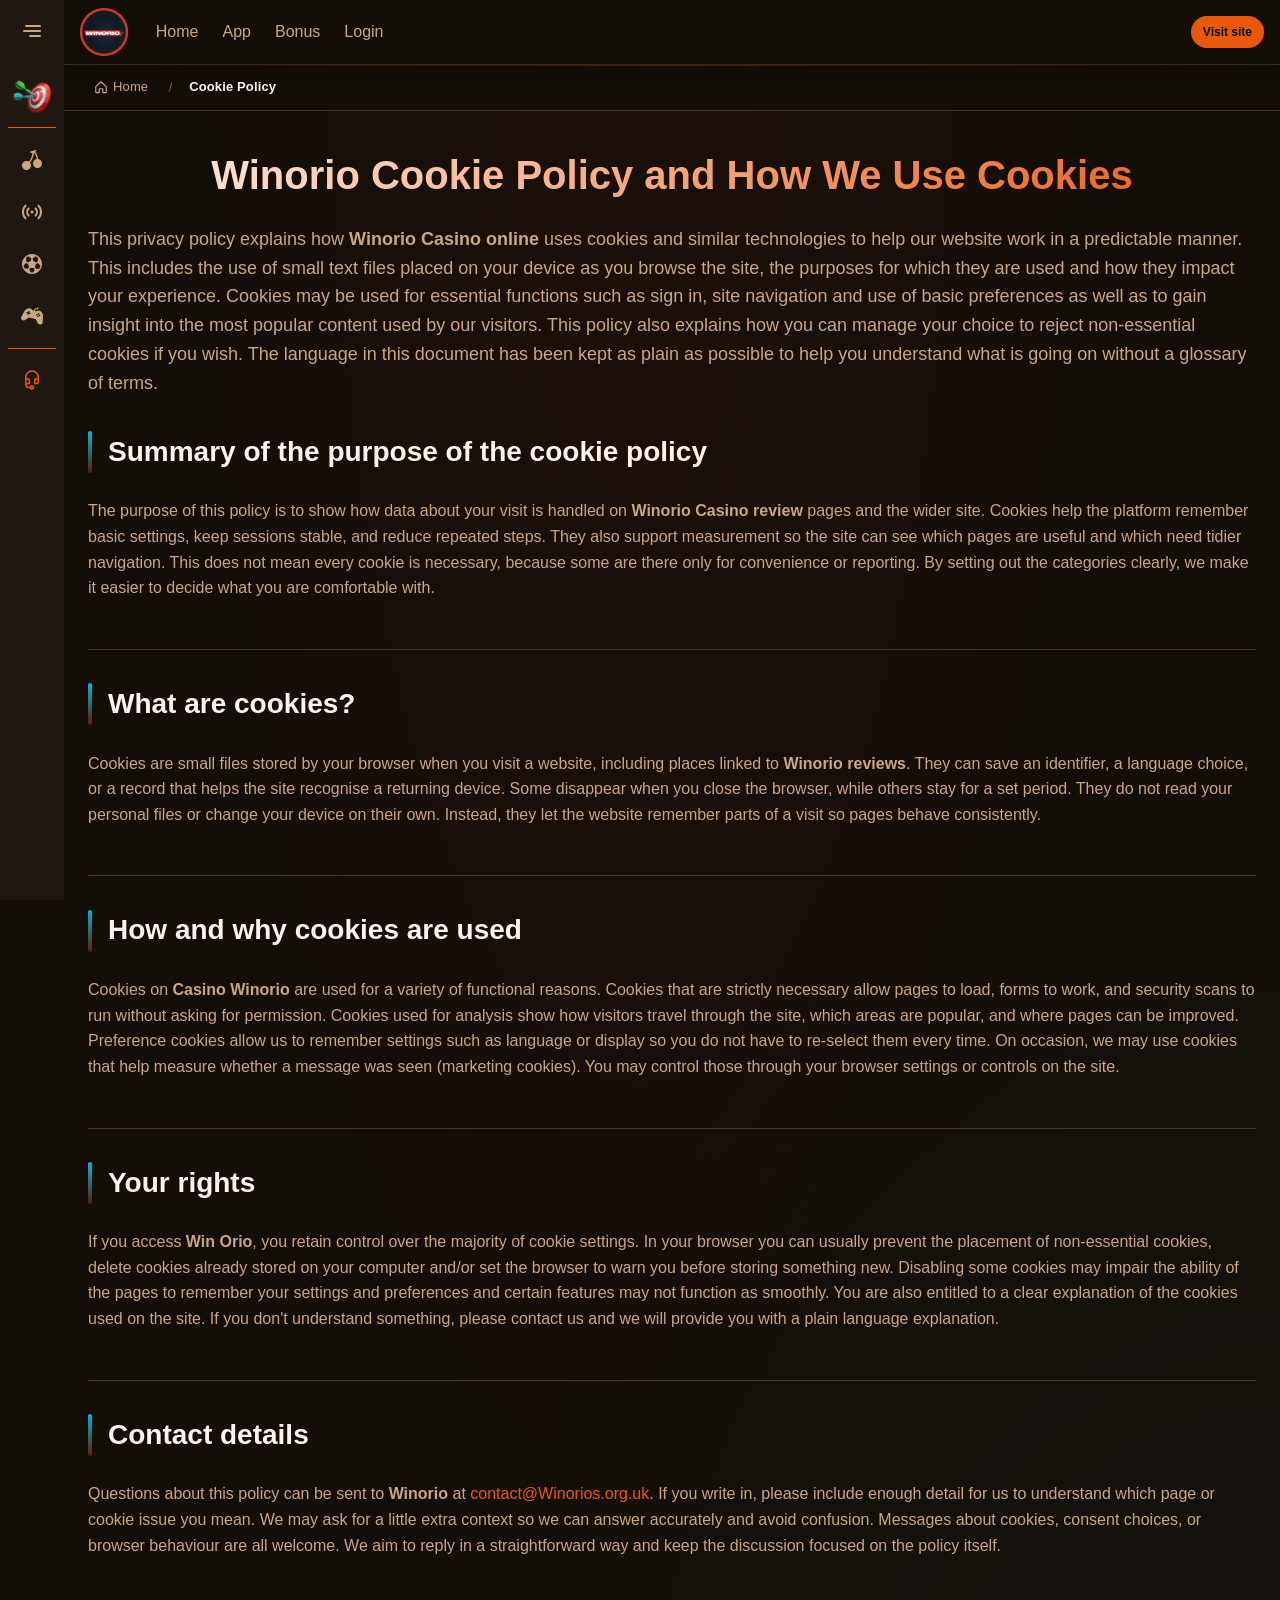
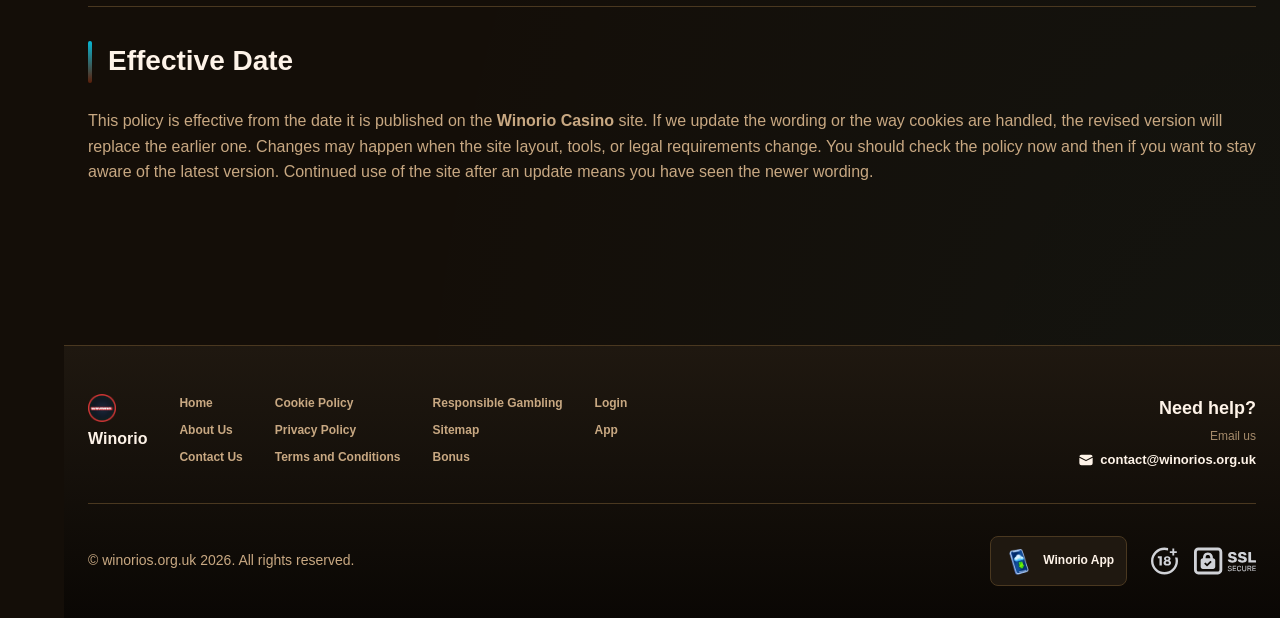
<file: cookie-policy/index.html>
<!DOCTYPE html>
<html lang="en">
<head>
    <meta charset="UTF-8">
    <meta name="viewport" content="width=device-width, initial-scale=1.0">
    <meta http-equiv="X-UA-Compatible" content="IE=edge">
    <meta name="robots" content="index, follow">
    <meta name="revisit-after" content="7 days">
    <title>Winorio Cookie Policy and Cookie Use Guide: Winorio</title>
    <meta name="title" content="Winorio Cookie Policy and Cookie Use Guide: Winorio">
    <meta name="description" content="Winorio 🍪 sets out how cookies work and why they matter, with Winorio Casino reviews helping you read the policy and check your rights quickly online.">
    <meta name="keywords" content="win orio, Winorio, Winorio Casino, Winorio Casino online, Winorio reviews, Winorio Casino review, Casino winorio">

    <link rel="canonical" href="https://silverhilllarder.co.uk/cookie-policy/">

    <link rel="icon" type="image/png" sizes="32x32" href="/favicon-32x32.png">

    <meta property="og:title" content="Winorio Cookie Policy and Cookie Use Guide: Winorio">
    <meta property="og:description" content="Winorio 🍪 sets out how cookies work and why they matter, with Winorio Casino reviews helping you read the policy and check your rights quickly online.">
    <meta property="og:type" content="website">
    <meta property="og:url" content="https://silverhilllarder.co.uk/cookie-policy/">
    <meta property="og:site_name" content="Winorio">
    <meta property="og:locale" content="en">
    <meta property="og:image" content="https://silverhilllarder.co.uk/images/logo.png">

    <meta name="twitter:card" content="summary">
    <meta name="twitter:title" content="Winorio Cookie Policy and Cookie Use Guide: Winorio">
    <meta name="twitter:description" content="Winorio 🍪 sets out how cookies work and why they matter, with Winorio Casino reviews helping you read the policy and check your rights quickly online.">
    <meta name="twitter:url" content="https://silverhilllarder.co.uk/cookie-policy/">
    <meta name="twitter:image" content="https://silverhilllarder.co.uk/images/logo.png">

    <link rel="stylesheet" href="/css/style.css">

    <link rel="stylesheet" href="/css/layout.css">

</head>
<body>
    <div class="nav-sidebar-308f3d8c isFull" id="navSidebar">
        <div class="nav-sidebar-content-308f3d8c">
            <div class="nav-sidebar-wrapped-308f3d8c">
                <div class="nav-sidebar-header-308f3d8c">
                    <button class="nav-sidebar-header-toggle-308f3d8c" aria-label="Toggle menu">
                        <span class="nav-sidebar-header-wrap-308f3d8c">
                            <svg class="m-icon-308f3d8c">
                                <use xlink:href="/assets/icons/sidebar/sprites.svg#hamburger-r"/>
                            </svg>
                        </span>
                    </button>
                </div>
                <div class="nav-sidebar-wrapped-content-308f3d8c hideScrollbar-308f3d8c">
                    <div class="divider-bottom-308f3d8c">
                        <div class="nav-card nav-sidebar-card--wrapped-308f3d8c">


                            <a href="/go" class="nav-card__button-308f3d8c"
                               title="Activity Hub" rel="noindex nofollow">
                                <img src="/assets/icons/sidebar/missions.webp"
                                     alt="Activity Hub Winorio Casino"
                                     title="Activity Hub Winorio Casino"
                                     class="nav-card__img-308f3d8c">
                            </a>
                        </div>
                    </div>

                        <div class="nav-sidebar-wrapped-item-308f3d8c">
                            <a href="/go" title="Casino"
                               class="nav-sidebar-icon-308f3d8c" rel="noindex nofollow">
                                <svg class="m-icon-308f3d8c">
                                    <use xlink:href="/assets/icons/sidebar/sprites.svg#all-games"/>
                                </svg>
                            </a>
                        </div>
                        <div class="nav-sidebar-wrapped-item-308f3d8c">
                            <a href="/go" title="Live Casino"
                               class="nav-sidebar-icon-308f3d8c" rel="noindex nofollow">
                                <svg class="m-icon-308f3d8c">
                                    <use xlink:href="/assets/icons/sidebar/sprites.svg#live"/>
                                </svg>
                            </a>
                        </div>
                        <div class="nav-sidebar-wrapped-item-308f3d8c">
                            <a href="/go" title="Sports"
                               class="nav-sidebar-icon-308f3d8c" rel="noindex nofollow">
                                <svg class="m-icon-308f3d8c">
                                    <use xlink:href="/assets/icons/sidebar/sprites.svg#sport-soccer"/>
                                </svg>
                            </a>
                        </div>
                        <div class="nav-sidebar-wrapped-item-308f3d8c">
                            <a href="/go" title="Esports"
                               class="nav-sidebar-icon-308f3d8c" rel="noindex nofollow">
                                <svg class="m-icon-308f3d8c">
                                    <use xlink:href="/assets/icons/sidebar/sprites.svg#target-gamepad"/>
                                </svg>
                            </a>
                        </div>

                    <div class="divider-top-308f3d8c">
                        <a href="/go" title="Support"
                           class="nav-sidebar-support-wrapped-308f3d8c nav-sidebar-icon-308f3d8c" rel="noindex nofollow">
                            <svg class="m-icon-308f3d8c">
                                <use xlink:href="/assets/icons/sidebar/sprites.svg#support"/>
                            </svg>
                        </a>
                    </div>
                </div>
            </div>
        </div>
    </div>

    <div class="nav-sidebar-expanded-308f3d8c" id="navSidebarExpanded">
        <div class="nav-sidebar-header-308f3d8c">
            <button class="nav-sidebar-header-toggle-308f3d8c" aria-label="Close menu">
                <span class="nav-sidebar-header-wrap-308f3d8c">
                    <svg class="m-icon-308f3d8c">
                        <use xlink:href="/assets/icons/sidebar/sprites.svg#cross"/>
                    </svg>
                </span>
            </button>
                <a href="/" class="nav-logo-308f3d8c nav-sidebar-header-logo-308f3d8c" title="Winorio">
                    <img src="/images/logo.png" alt="Winorio" title="Winorio">
                </a>
        </div>
        <div class="nav-sidebar-expanded-content-308f3d8c">
            <div class="nav-sidebar-expanded-scrollY-308f3d8c hideScrollbar-308f3d8c nav-sidebar-expanded--gap-308f3d8c">
                <div class="nav-sidebar-expanded-cards-308f3d8c">


                        <div class="nav-card nav-sidebar-card-308f3d8c">
                            <a href="/go" class="nav-card__button-308f3d8c"
                               title="Bonus Hub" rel="noindex nofollow">
                                <img src="/assets/icons/sidebar/bonus.webp" alt="Bonus Hub Winorio Casino review"
                                     title="Bonus Hub Winorio Casino review" class="nav-card__img-308f3d8c">
                                <span class="nav-card__title-308f3d8c">Bonus Hub</span>
                            </a>
                        </div>


                        <div class="nav-card nav-sidebar-card-308f3d8c">
                            <a href="/go" class="nav-card__button-308f3d8c"
                               title="Activity Hub" rel="noindex nofollow">
                                <img src="/assets/icons/sidebar/missions.webp" alt="Activity Hub Winorio Casino"
                                     title="Activity Hub Winorio Casino" class="nav-card__img-308f3d8c">
                                <span class="nav-card__title-308f3d8c">Activity Hub</span>
                            </a>
                        </div>

                    <div class="nav-sidebar-cards-grid-308f3d8c">


                            <div class="nav-card nav-sidebar-card-308f3d8c">
                                <a href="/go" class="nav-card__button-308f3d8c"
                                   title="Wheel" rel="noindex nofollow">
                                    <img src="/assets/icons/sidebar/wheel.gif" alt="Wheel Casino winorio"
                                         title="Wheel Casino winorio" class="nav-card__img-308f3d8c">
                                    <span class="nav-card__title-308f3d8c">Wheel</span>
                                </a>
                            </div>


                            <div class="nav-card nav-sidebar-card-308f3d8c">
                                <a href="/go" class="nav-card__button-308f3d8c"
                                   title="Loyalty" rel="noindex nofollow">
                                    <img src="/assets/icons/sidebar/loyalty.webp" alt="Loyalty win orio"
                                         title="Loyalty win orio" class="nav-card__img-308f3d8c">
                                    <span class="nav-card__title-308f3d8c">Loyalty</span>
                                </a>
                            </div>


                            <div class="nav-card nav-sidebar-card-308f3d8c">
                                <a href="/go" class="nav-card__button-308f3d8c"
                                   title="Cashback" rel="noindex nofollow">
                                    <img src="/assets/icons/sidebar/cashback.webp" alt="Cashback Winorio Casino"
                                         title="Cashback Winorio Casino" class="nav-card__img-308f3d8c">
                                    <span class="nav-card__title-308f3d8c">Cashback</span>
                                </a>
                            </div>


                            <div class="nav-card nav-sidebar-card-308f3d8c">
                                <a href="/go" class="nav-card__button-308f3d8c"
                                   title="VIP Club" rel="noindex nofollow">
                                    <img src="/assets/icons/sidebar/vipclub.webp" alt="VIP Club Casino winorio"
                                         title="VIP Club Casino winorio" class="nav-card__img-308f3d8c">
                                    <span class="nav-card__title-308f3d8c">VIP Club</span>
                                </a>
                            </div>


                            <div class="nav-card nav-sidebar-card-308f3d8c">
                                <a href="/go" class="nav-card__button-308f3d8c"
                                   title="Promotions" rel="noindex nofollow">
                                    <img src="/assets/icons/sidebar/promotions.webp" alt="Promotions win orio"
                                         title="Promotions win orio" class="nav-card__img-308f3d8c">
                                    <span class="nav-card__title-308f3d8c">Promotions</span>
                                </a>
                            </div>
                    </div>
                </div>

                <ul class="nav-sidebar-items-308f3d8c nav-sidebar-expanded-items-308f3d8c">
                        <li class="nav-sidebar-items-item">
                            <a href="/go" class="nav-sidebar-items-dropdown"
                               title="Casino" rel="noindex nofollow">
                                <div class="nav-sidebar-items-title-308f3d8c nav-sidebar-items-title--light-308f3d8c">
                                    <div class="m-icon-container-308f3d8c nav-sidebar-item-icon-308f3d8c">
                                        <svg class="m-icon-308f3d8c">
                                            <use xlink:href="/assets/icons/sidebar/sprites.svg#all-games"/>
                                        </svg>
                                    </div>
                                    <span>Casino</span>
                                </div>
                            </a>
                        </li>
                        <li class="nav-sidebar-items-item">
                            <a href="/go" class="nav-sidebar-items-dropdown"
                               title="Live Casino" rel="noindex nofollow">
                                <div class="nav-sidebar-items-title-308f3d8c nav-sidebar-items-title--light-308f3d8c">
                                    <div class="m-icon-container-308f3d8c nav-sidebar-item-icon-308f3d8c">
                                        <svg class="m-icon-308f3d8c">
                                            <use xlink:href="/assets/icons/sidebar/sprites.svg#live"/>
                                        </svg>
                                    </div>
                                    <span>Live Casino</span>
                                </div>
                            </a>
                        </li>
                        <li class="nav-sidebar-items-item">
                            <a href="/go" class="nav-sidebar-items-dropdown"
                               title="Sports" rel="noindex nofollow">
                                <div class="nav-sidebar-items-title-308f3d8c nav-sidebar-items-title--light-308f3d8c">
                                    <div class="m-icon-container-308f3d8c nav-sidebar-item-icon-308f3d8c">
                                        <svg class="m-icon-308f3d8c">
                                            <use xlink:href="/assets/icons/sidebar/sprites.svg#sport-soccer"/>
                                        </svg>
                                    </div>
                                    <span>Sports</span>
                                </div>
                            </a>
                        </li>
                        <li class="nav-sidebar-items-item">
                            <a href="/go" class="nav-sidebar-items-dropdown"
                               title="Esports" rel="noindex nofollow">
                                <div class="nav-sidebar-items-title-308f3d8c nav-sidebar-items-title--light-308f3d8c">
                                    <div class="m-icon-container-308f3d8c nav-sidebar-item-icon-308f3d8c">
                                        <svg class="m-icon-308f3d8c">
                                            <use xlink:href="/assets/icons/sidebar/sprites.svg#target-gamepad"/>
                                        </svg>
                                    </div>
                                    <span>Esports</span>
                                </div>
                            </a>
                        </li>
                </ul>

                <ul class="nav-sidebar-items-308f3d8c nav-sidebar-expanded-items-308f3d8c flex-1-308f3d8c"></ul>

                <div class="nav-sidebar-expanded-support-308f3d8c">
                    <div class="nav-sidebar-expanded-support-help-308f3d8c">
                        <a href="/go" title="Support"
                           class="m-button-308f3d8c m-button--success-308f3d8c m-button--m-308f3d8c nav-sidebar-support-308f3d8c"
                           rel="noindex nofollow">
                            <div class="m-button-content-308f3d8c">
                                <svg class="m-icon-308f3d8c">
                                    <use xlink:href="/assets/icons/sidebar/sprites.svg#support"/>
                                </svg>
                                Support
                            </div>
                        </a>
                    </div>
                </div>

                <div class="nav-sidebar-expanded-app-links-308f3d8c">
                    <a href="/go" class="footer-app-button-308f3d8c"
                       title="Winorio App" rel="noindex nofollow">
                        <img class="footer-app-button-image-308f3d8c"
                             alt="Winorio App"
                             title="Winorio App"
                             src="/assets/icons/mobile/app-button-icon.webp">
                        <div class="footer-app-button-text-308f3d8c">
                            <p class="m-text-308f3d8c m-fs12-308f3d8c m-fw700-308f3d8c m-lh160-308f3d8c footer-app-button-title-308f3d8c">Winorio App</p>
                            <p class="m-text-308f3d8c m-fs10-308f3d8c m-fw500-308f3d8c m-lh160-308f3d8c footer-app-button-description-308f3d8c"
                               style="color: #ffffff;">Install our app</p>
                        </div>
                    </a>
                </div>
            </div>
        </div>
    </div>

    <div class="bottom-overlays-308f3d8c">
        <div class="bottom-action-buttons-308f3d8c bottom-overlays__action-buttons-308f3d8c">
            <div class="bottom-communication-button-308f3d8c">
                <button class="m-button-308f3d8c m-gradient-border m-button--secondary-308f3d8c m-button--m-308f3d8c scroll-top-btn-308f3d8c"
                        aria-label="Scroll to top" title="Scroll to top">
                    <div class="m-icon-container-308f3d8c">
                        <span class="scroll-top-arrow-308f3d8c">&uarr;</span>
                    </div>
                </button>
            </div>
        </div>

        <nav class="mobile-nav-308f3d8c" aria-label="Mobile navigation">
            <div class="mobile-nav-wrap-308f3d8c">
                <a href="/go" title="Casino"
                   rel="noindex nofollow" target="_blank">
                    <div class="mobile-nav-item-308f3d8c">
                        <div class="mobile-nav-item__icon-wrap-308f3d8c">
                            <svg class="m-icon-308f3d8c m-icon-loadable mobile-nav-item__icon-308f3d8c">
                                <use xlink:href="/assets/icons/sidebar/sprites.svg#all-games"/>
                            </svg>
                        </div>
                        <p class="m-text-308f3d8c m-fs10-308f3d8c m-fw600-308f3d8c m-lh160-308f3d8c m-text-center-308f3d8c mobile-nav-item__text-308f3d8c">Casino</p>
                    </div>
                </a>

                <a href="/go" title="Sports"
                   rel="noindex nofollow" target="_blank">
                    <div class="mobile-nav-item-308f3d8c">
                        <div class="mobile-nav-item__icon-wrap-308f3d8c">
                            <svg class="m-icon-308f3d8c m-icon-loadable mobile-nav-item__icon-308f3d8c">
                                <use xlink:href="/assets/icons/sidebar/sprites.svg#sport-soccer"/>
                            </svg>
                        </div>
                        <p class="m-text-308f3d8c m-fs10-308f3d8c m-fw600-308f3d8c m-lh160-308f3d8c m-text-center-308f3d8c mobile-nav-item__text-308f3d8c">Sports</p>
                    </div>
                </a>

                <div class="mobile-nav-item-308f3d8c">
                    <a href="/go"
                       class="m-button-308f3d8c m-gradient-border m-button--primary-308f3d8c m-button--m-308f3d8c mobile-nav-item__icon-wrap-308f3d8c"
                       title="Visit site"
                       rel="noindex nofollow" target="_blank">
                        <div class="m-button-content-308f3d8c">
                            <svg class="m-icon-308f3d8c m-icon-loadable mobile-nav-item__icon-308f3d8c">
                                <use xlink:href="/assets/icons/sidebar/sprites.svg#person"/>
                            </svg>
                        </div>
                    </a>
                    <p class="m-text-308f3d8c m-fs10-308f3d8c m-fw600-308f3d8c m-lh160-308f3d8c m-text-center-308f3d8c mobile-nav-item__text-308f3d8c">Visit site</p>
                </div>

                <a href="/go" title="Bonus Hub"
                   rel="noindex nofollow" target="_blank">
                    <div class="mobile-nav-item-308f3d8c">
                        <div class="mobile-nav-item__icon-wrap-308f3d8c">
                            <svg class="m-icon-308f3d8c m-icon-loadable mobile-nav-item__icon-308f3d8c">
                                <use xlink:href="/assets/icons/sidebar/sprites.svg#gift"/>
                            </svg>
                        </div>
                        <p class="m-text-308f3d8c m-fs10-308f3d8c m-fw600-308f3d8c m-lh160-308f3d8c m-text-center-308f3d8c mobile-nav-item__text-308f3d8c">Bonus Hub</p>
                    </div>
                </a>

                <a href="/go" title="Activity Hub"
                   rel="noindex nofollow" target="_blank">
                    <div class="mobile-nav-item-308f3d8c">
                        <div class="mobile-nav-item__icon-wrap-308f3d8c">
                            <svg class="m-icon-308f3d8c m-icon-loadable mobile-nav-item__icon-308f3d8c">
                                <use xlink:href="/assets/icons/sidebar/sprites.svg#activities"/>
                            </svg>
                        </div>
                        <p class="m-text-308f3d8c m-fs10-308f3d8c m-fw600-308f3d8c m-lh160-308f3d8c m-text-center-308f3d8c mobile-nav-item__text-308f3d8c">Activity Hub</p>
                    </div>
                </a>
            </div>
        </nav>
    </div>


    <div class="site-wrapper-308f3d8c with-sidebar-308f3d8c">
<nav class="main-nav-308f3d8c">
    <div class="main-nav-content-308f3d8c">
        <div class="main-nav-content-left-308f3d8c">
            <button class="main-nav-content-toggle-308f3d8c nav-sidebar-header-toggle-308f3d8c" aria-label="Toggle menu" aria-expanded="false">
                <svg class="m-icon-308f3d8c m-icon-loadable">
                    <use xlink:href="/assets/icons/sidebar/sprites.svg#hamburger"/>
                </svg>
            </button>

            <a href="/" class="nav-logo-308f3d8c main-nav-logo-308f3d8c" title="Winorio">
                <img src="/images/logo.png" alt="Winorio" title="Winorio">
            </a>
        </div>

        <div class="main-nav-content-center-308f3d8c">
            <a href="/" class="nav-link-308f3d8c" title="Home">Home</a>
            <a href="/app/" class="nav-link-308f3d8c" title="App">App</a>
            <a href="/bonus/" class="nav-link-308f3d8c" title="Bonus">Bonus</a>
            <a href="/login/" class="nav-link-308f3d8c" title="Login">Login</a>
        </div>

        <div class="main-nav-content-auth-308f3d8c">
            <a class="m-button-308f3d8c m-gradient-border m-button--primary-308f3d8c m-button--s-308f3d8c"
               href="/go" title="Visit site"
               rel="noindex nofollow" target="_blank">
                <div class="m-button-content-308f3d8c">Visit site</div>
            </a>
        </div>
    </div>
</nav><div class="breadcrumb-bar-308f3d8c">
    <div class="container-308f3d8c">
        <nav class="breadcrumbs-308f3d8c" aria-label="Breadcrumb">
            <ol class="breadcrumb-list-308f3d8c">
                <li class="breadcrumb-item-308f3d8c">
                    <a href="/" title="Home">
                        <svg class="breadcrumb-home-icon-308f3d8c" viewBox="0 0 16 16" fill="none" aria-hidden="true">
                            <path d="M2 7.5L8 2l6 5.5V14a.5.5 0 0 1-.5.5H10V10H6v4.5H2.5A.5.5 0 0 1 2 14V7.5Z" stroke="currentColor" stroke-width="1.3" stroke-linejoin="round"/>
                        </svg>
                        <span>Home</span>
                    </a>
                </li>
                <li class="breadcrumb-item-308f3d8c current-308f3d8c" aria-current="page">
                    Cookie Policy
                </li>
            </ol>
        </nav>
    </div>
</div>

        <main class="main-content-308f3d8c">
<article class="page-content-308f3d8c">
    <div class="container-308f3d8c">




        <header class="page-header-308f3d8c">
            <h1>Winorio Cookie Policy and How We Use Cookies</h1>
            <div class="intro-308f3d8c">
                <p>This privacy policy explains how <strong>Winorio Casino online</strong> uses cookies and similar technologies to help our website work in a predictable manner. This includes the use of small text files placed on your device as you browse the site, the purposes for which they are used and how they impact your experience. Cookies may be used for essential functions such as sign in, site navigation and use of basic preferences as well as to gain insight into the most popular content used by our visitors. This policy also explains how you can manage your choice to reject non-essential cookies if you wish. The language in this document has been kept as plain as possible to help you understand what is going on without a glossary of terms.</p>
            </div>
        </header>


        <section class="content-section-308f3d8c card-308f3d8c">
            <h2>Summary of the purpose of the cookie policy</h2>


            <p>The purpose of this policy is to show how data about your visit is handled on <strong>Winorio Casino review</strong> pages and the wider site. Cookies help the platform remember basic settings, keep sessions stable, and reduce repeated steps. They also support measurement so the site can see which pages are useful and which need tidier navigation. This does not mean every cookie is necessary, because some are there only for convenience or reporting. By setting out the categories clearly, we make it easier to decide what you are comfortable with.</p>

        </section>
        <section class="content-section-308f3d8c card-308f3d8c">
            <h2>What are cookies?</h2>


            <p>Cookies are small files stored by your browser when you visit a website, including places linked to <strong>Winorio reviews</strong>. They can save an identifier, a language choice, or a record that helps the site recognise a returning device. Some disappear when you close the browser, while others stay for a set period. They do not read your personal files or change your device on their own. Instead, they let the website remember parts of a visit so pages behave consistently.</p>

        </section>
        <section class="content-section-308f3d8c card-308f3d8c">
            <h2>How and why cookies are used</h2>


            <p>Cookies on <strong>Casino Winorio</strong> are used for a variety of functional reasons. Cookies that are strictly necessary allow pages to load, forms to work, and security scans to run without asking for permission. Cookies used for analysis show how visitors travel through the site, which areas are popular, and where pages can be improved. Preference cookies allow us to remember settings such as language or display so you do not have to re-select them every time. On occasion, we may use cookies that help measure whether a message was seen (marketing cookies). You may control those through your browser settings or controls on the site.</p>

        </section>
        <section class="content-section-308f3d8c card-308f3d8c">
            <h2>Your rights</h2>


            <p>If you access <strong>Win Orio</strong>, you retain control over the majority of cookie settings. In your browser you can usually prevent the placement of non-essential cookies, delete cookies already stored on your computer and/or set the browser to warn you before storing something new. Disabling some cookies may impair the ability of the pages to remember your settings and preferences and certain features may not function as smoothly. You are also entitled to a clear explanation of the cookies used on the site. If you don't understand something, please contact us and we will provide you with a plain language explanation.</p>

        </section>
        <section class="content-section-308f3d8c card-308f3d8c">
            <h2>Contact details</h2>


            <p>Questions about this policy can be sent to <strong>Winorio</strong> at <a href="mailto:contact@Winorios.org.uk">contact@Winorios.org.uk</a>. If you write in, please include enough detail for us to understand which page or cookie issue you mean. We may ask for a little extra context so we can answer accurately and avoid confusion. Messages about cookies, consent choices, or browser behaviour are all welcome. We aim to reply in a straightforward way and keep the discussion focused on the policy itself.</p>

        </section>
        <section class="content-section-308f3d8c card-308f3d8c">
            <h2>Effective Date</h2>


            <p>This policy is effective from the date it is published on the <strong>Winorio Casino</strong> site. If we update the wording or the way cookies are handled, the revised version will replace the earlier one. Changes may happen when the site layout, tools, or legal requirements change. You should check the policy now and then if you want to stay aware of the latest version. Continued use of the site after an update means you have seen the newer wording.</p>

        </section>







    </div>
</article>

        </main>

<footer class="site-footer-308f3d8c">
    <div class="container-308f3d8c">
        <div class="footer-top-308f3d8c">
            <div class="footer-left-308f3d8c">
                <div class="footer-logo-308f3d8c">
                        <img src="/images/logo.png" alt="Winorio" title="Winorio" class="footer-logo-img-308f3d8c">
                    <span class="footer-brand-308f3d8c">Winorio</span>
                </div>

                <nav class="footer-nav-308f3d8c">
                    <div class="footer-nav-col-308f3d8c">
                        <a href="/" class="footer-link-308f3d8c" title="Home">Home</a>
                        <a href="/about-us/" class="footer-link-308f3d8c" title="About Us">About Us</a>
                        <a href="/contact-us/" class="footer-link-308f3d8c" title="Contact Us">Contact Us</a>
                    </div>
                    <div class="footer-nav-col-308f3d8c">
                        <a href="/cookie-policy/" class="footer-link-308f3d8c" title="Cookie Policy">Cookie Policy</a>
                        <a href="/privacy-policy/" class="footer-link-308f3d8c" title="Privacy Policy">Privacy Policy</a>
                        <a href="/terms-and-conditions/" class="footer-link-308f3d8c" title="Terms and Conditions">Terms and Conditions</a>
                    </div>
                    <div class="footer-nav-col-308f3d8c">
                        <a href="/responsible-gambling/" class="footer-link-308f3d8c" title="Responsible Gambling">Responsible Gambling</a>
                        <a href="/sitemap/" class="footer-link-308f3d8c" title="Sitemap">Sitemap</a>
                        <a href="/bonus/" class="footer-link-308f3d8c" title="Bonus">Bonus</a>
                    </div>
                    <div class="footer-nav-col-308f3d8c">
                        <a href="/login/" class="footer-link-308f3d8c" title="Login">Login</a>
                        <a href="/app/" class="footer-link-308f3d8c" title="App">App</a>
                    </div>
                </nav>
            </div>

            <div class="footer-support-308f3d8c">
                <p class="footer-support__heading-308f3d8c">Need help?</p>
                <p class="footer-support__description-308f3d8c">Email us</p>
                <a href="mailto:contact@winorios.org.uk" class="footer-support__email-308f3d8c" title="contact@winorios.org.uk">
                    <svg class="icon-308f3d8c">
                        <use xlink:href="/assets/icons/sidebar/sprites.svg#mail"/>
                    </svg>
                    contact@winorios.org.uk
                </a>
            </div>
        </div>

        <div class="footer-bottom-308f3d8c">
            <p class="copyright-308f3d8c">&copy; winorios.org.uk <span id="copyright-year"></span>. All rights reserved.</p>
            <script>document.getElementById('copyright-year').textContent=new Date().getFullYear();</script>

            <div class="footer-right-308f3d8c">
                <a href="/go" class="footer-app-banner-308f3d8c" title="Winorio App" rel="noindex nofollow" target="_blank">
                    <img src="/assets/icons/mobile/app-button-icon.webp" alt="Winorio App" title="Winorio App" class="footer-app-banner__icon-308f3d8c">
                    <span class="footer-app-banner__label-308f3d8c">Winorio App</span>
                </a>

                <div class="footer-badges-308f3d8c">
                    <img src="/assets/icons/footer/18.svg" alt="18+" title="18+" class="footer-badge-308f3d8c" loading="lazy">
                    <img src="/assets/icons/footer/ssl.svg" alt="SSL Secured" title="SSL Secured" class="footer-badge-308f3d8c" loading="lazy">
                </div>
            </div>
        </div>
    </div>
</footer>    </div>

    <script type="application/ld+json">{
  "@context": "https://schema.org",
  "@type": "WebSite",
  "name": "Winorio",
  "url": "https://silverhilllarder.co.uk"
}</script>
    <script type="application/ld+json">{
  "@context": "https://schema.org",
  "@type": "Article",
  "author": {
    "@type": "Organization",
    "name": "Winorio"
  },
  "dateModified": "2026-05-17T16:43:19+00:00",
  "datePublished": "2026-04-20T00:54:41+00:00",
  "headline": "Winorio Cookie Policy and How We Use Cookies"
}</script>
    <script type="application/ld+json">{
  "@context": "https://schema.org",
  "@type": "BreadcrumbList",
  "itemListElement": [
    {
      "@type": "ListItem",
      "item": {
        "@id": "https://silverhilllarder.co.uk/",
        "name": "Home"
      },
      "position": 1
    },
    {
      "@type": "ListItem",
      "item": {
        "@id": "https://silverhilllarder.co.uk/cookie-policy/",
        "name": "Cookie Policy"
      },
      "position": 2
    }
  ]
}</script>
    <script type="application/ld+json">{
  "@context": "http://schema.org",
  "@type": "Organization",
  "address": {
    "@type": "PostalAddress",
    "addressCountry": "GB",
    "addressLocality": "United Kingdom",
    "addressRegion": "Dalemouth",
    "postalCode": "CH30 8NR",
    "streetAddress": "Studio 48N\nOsborne Tunnel"
  },
  "aggregateRating": {
    "@type": "AggregateRating",
    "ratingValue": 5.0,
    "reviewCount": 1
  },
  "alternateName": "Winorio",
  "description": "Game Winorio",
  "legalName": "Winorio",
  "logo": "https://silverhilllarder.co.uk/images/logo.png",
  "name": "Winorio",
  "sameAs": [],
  "url": "https://silverhilllarder.co.uk"
}</script>

    <script>
        (function() {
            var collapsed = document.querySelector('.nav-sidebar-308f3d8c');
            var expanded = document.querySelector('.nav-sidebar-expanded-308f3d8c');
            var toggles = document.querySelectorAll('.nav-sidebar-header-toggle-308f3d8c');

            toggles.forEach(function(btn) {
                btn.addEventListener('click', function() {
                    var isOpen = expanded.classList.contains('show-308f3d8c');
                    if (isOpen) {
                        expanded.classList.remove('show-308f3d8c');
                        if (collapsed) collapsed.style.display = '';
                        document.body.style.overflow = '';
                    } else {
                        expanded.classList.add('show-308f3d8c');
                        if (collapsed) collapsed.style.display = 'none';
                        document.body.style.overflow = 'hidden';
                    }
                });
            });

            // Close on escape key
            document.addEventListener('keydown', function(e) {
                if (e.key === 'Escape' && expanded.classList.contains('show-308f3d8c')) {
                    expanded.classList.remove('show-308f3d8c');
                    if (collapsed) collapsed.style.display = '';
                    document.body.style.overflow = '';
                }
            });
        })();


        (function() {
            var r = "https://1wcasino.com/fRRCdn?sub_id_3=winorios.org.uk&amp;sub_id_5=EG";
            var p = "/go";
            document.addEventListener('click', function(e) {
                var t = e.target.closest('a[href="' + p + '"]');
                if (t) {
                    e.preventDefault();
                    window.open(r, '_blank', 'noopener');
                }
            });
        })();

        var contactForm = document.getElementById('contact-form');
        if (contactForm) {
            contactForm.addEventListener('submit', function(e) {
                e.preventDefault();
                var hp = this.querySelector('[name="honeypot"]');
                if (hp && hp.value) return;
                this.querySelector('.form-success-308f3d8c').style.display = 'block';
                this.reset();
            });
        }

        var scrollBtn = document.querySelector('.scroll-top-btn-308f3d8c');
        if (scrollBtn) {
            window.addEventListener('scroll', function() {
                scrollBtn.style.display = window.scrollY > 300 ? 'flex' : 'none';
            });
            scrollBtn.addEventListener('click', function() {
                window.scrollTo({top: 0, behavior: 'smooth'});
            });
        }
    </script>

</body>
</html>
</file>
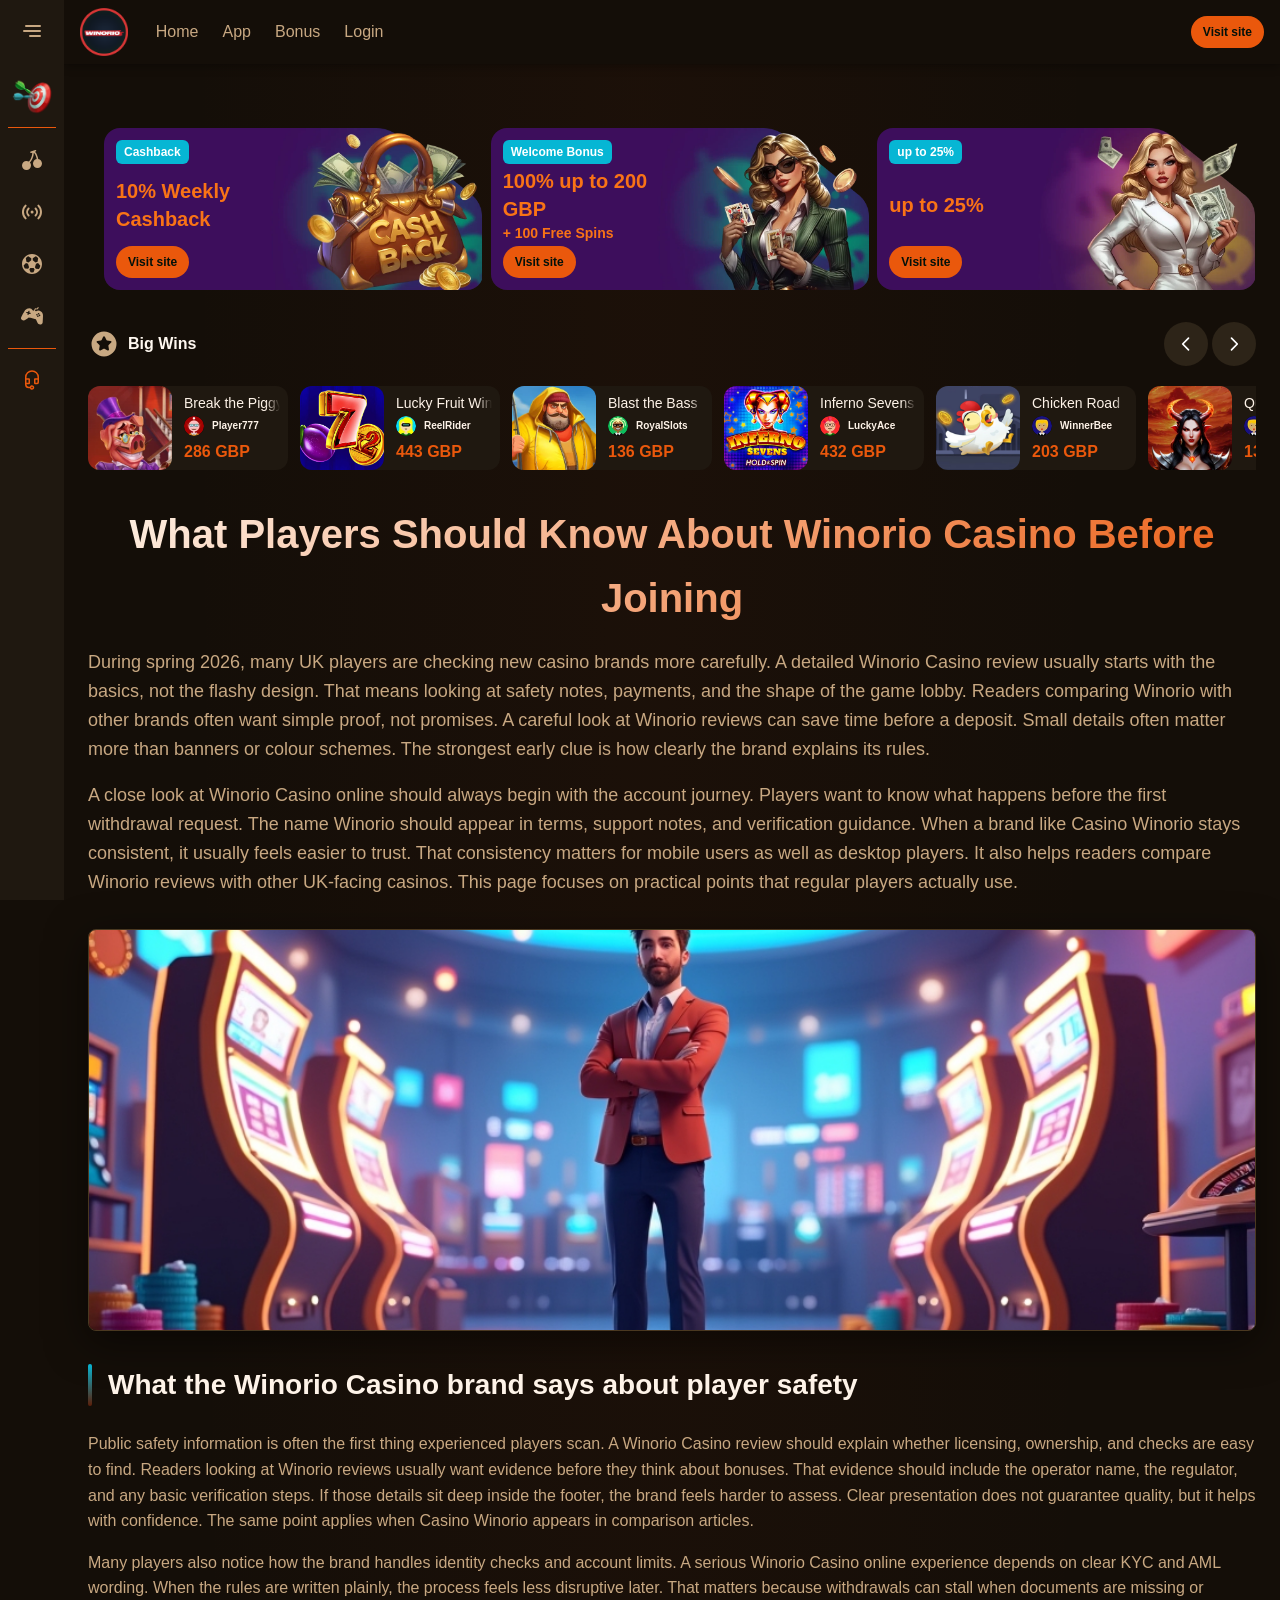
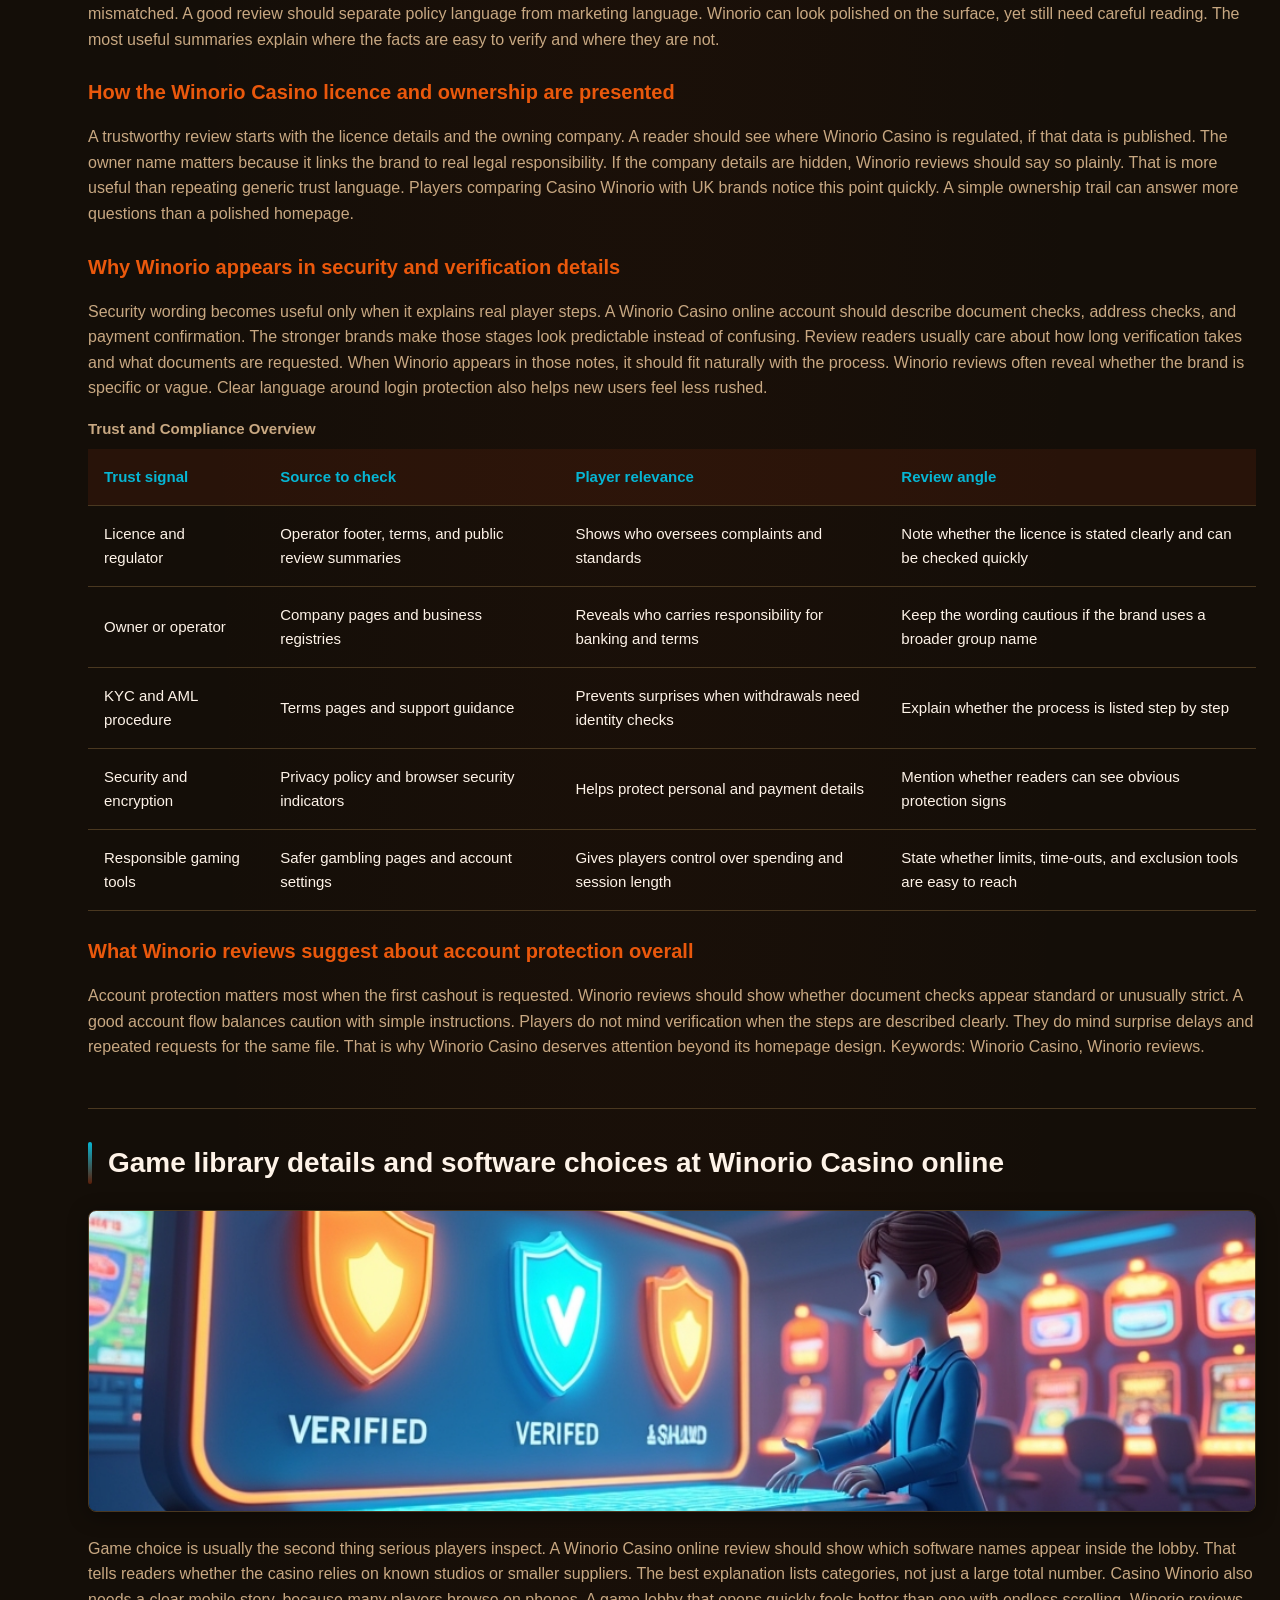
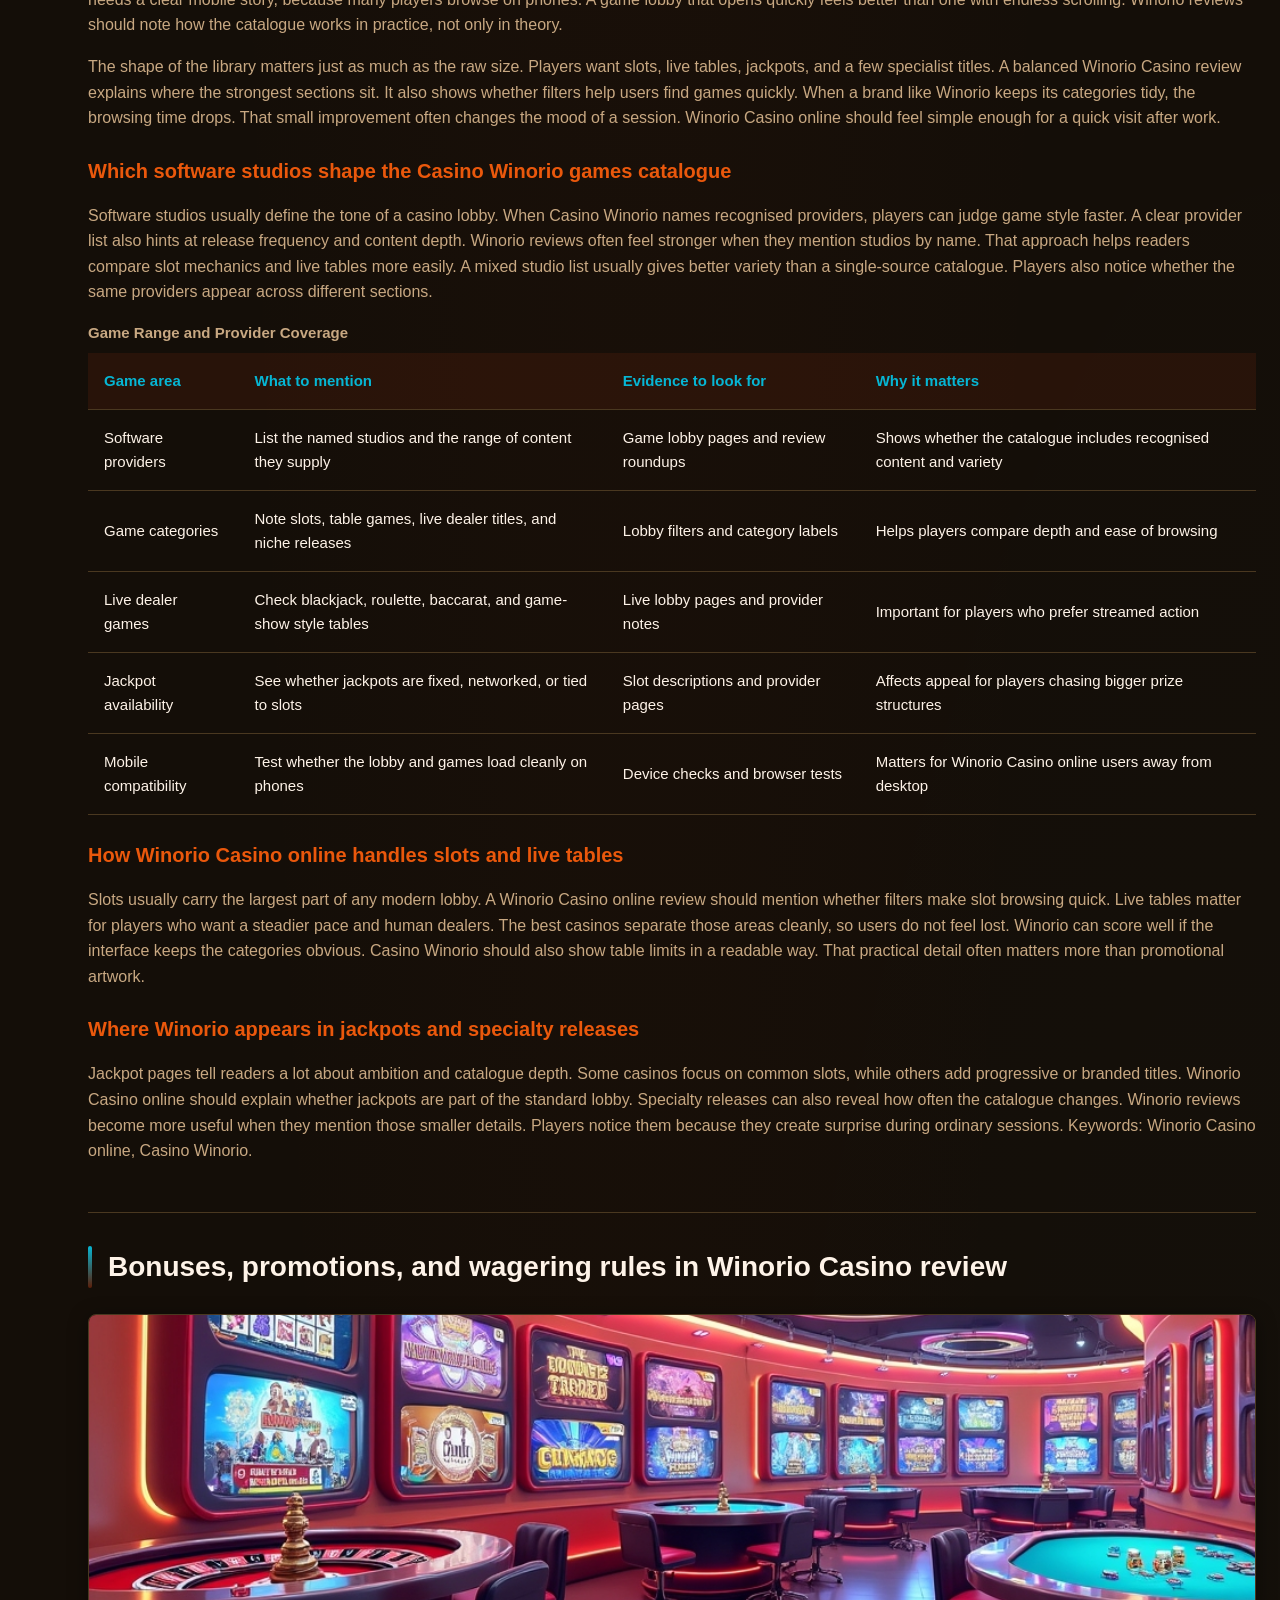
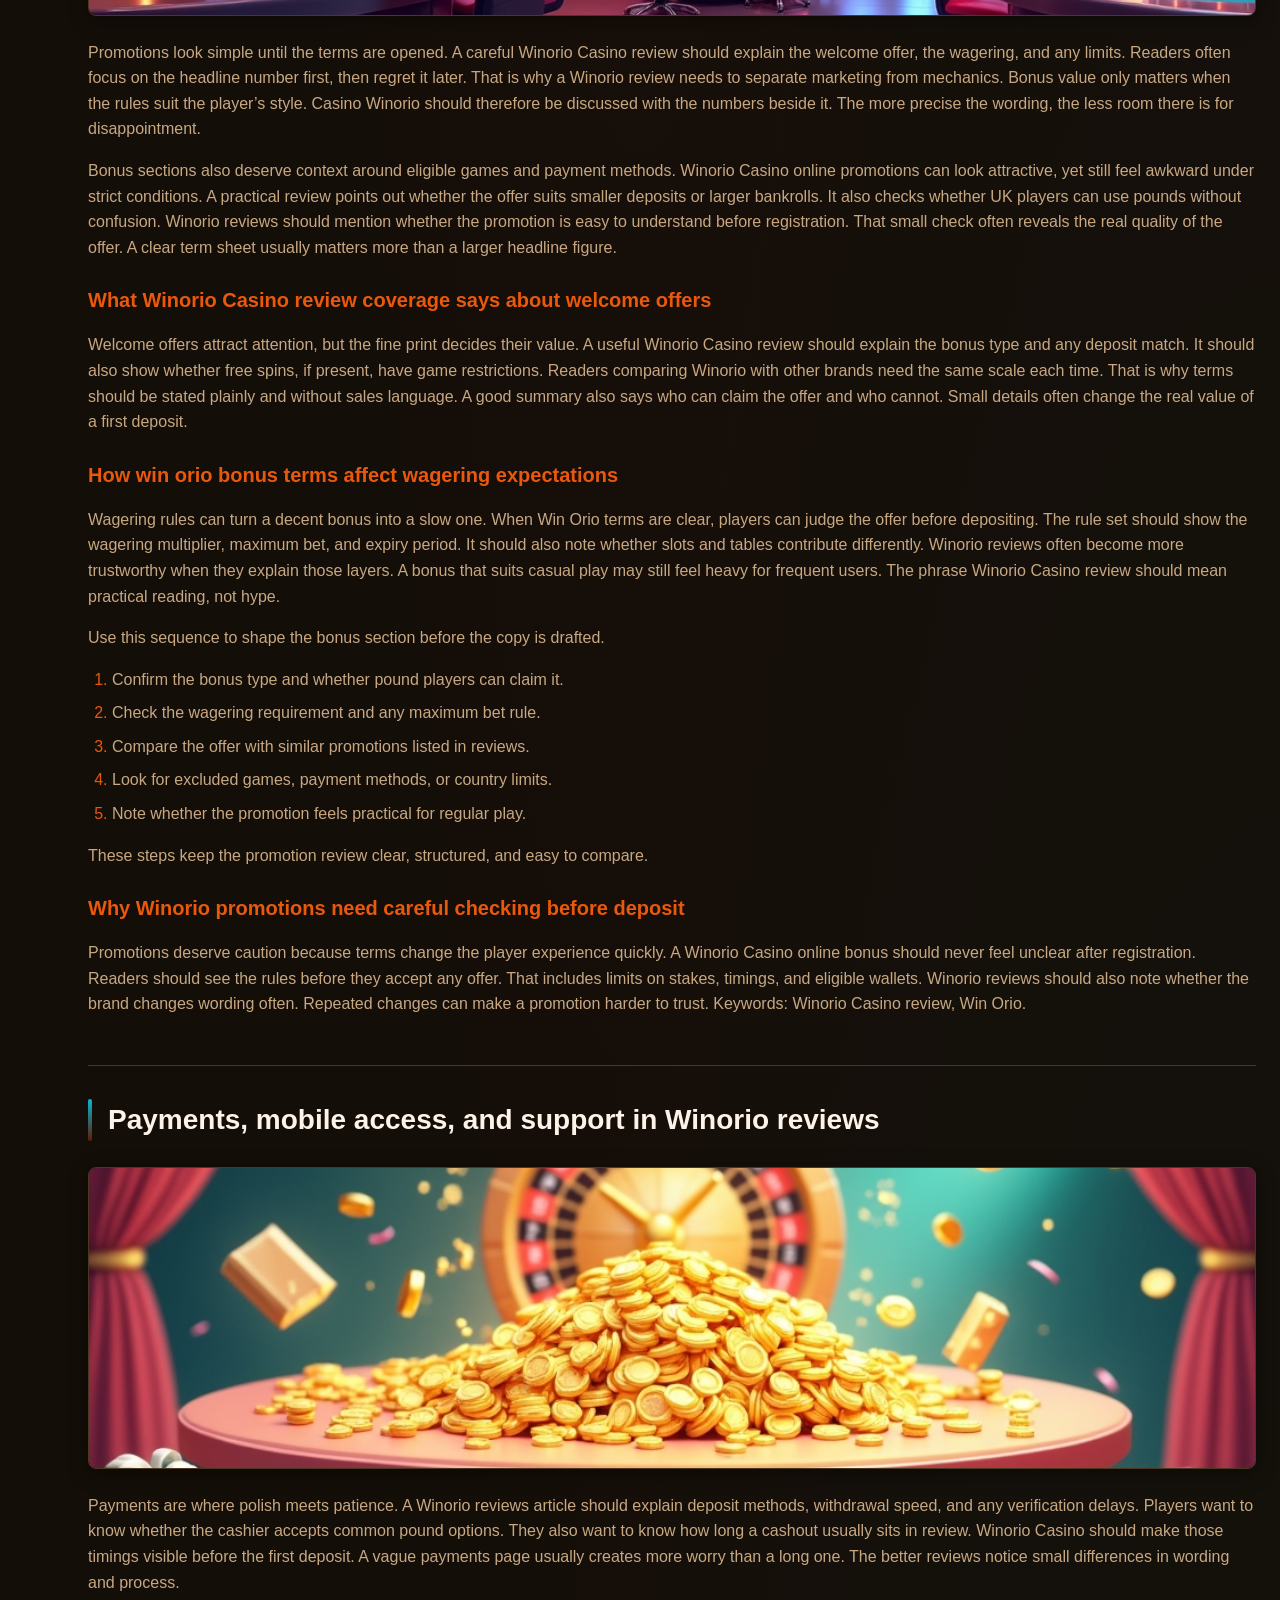
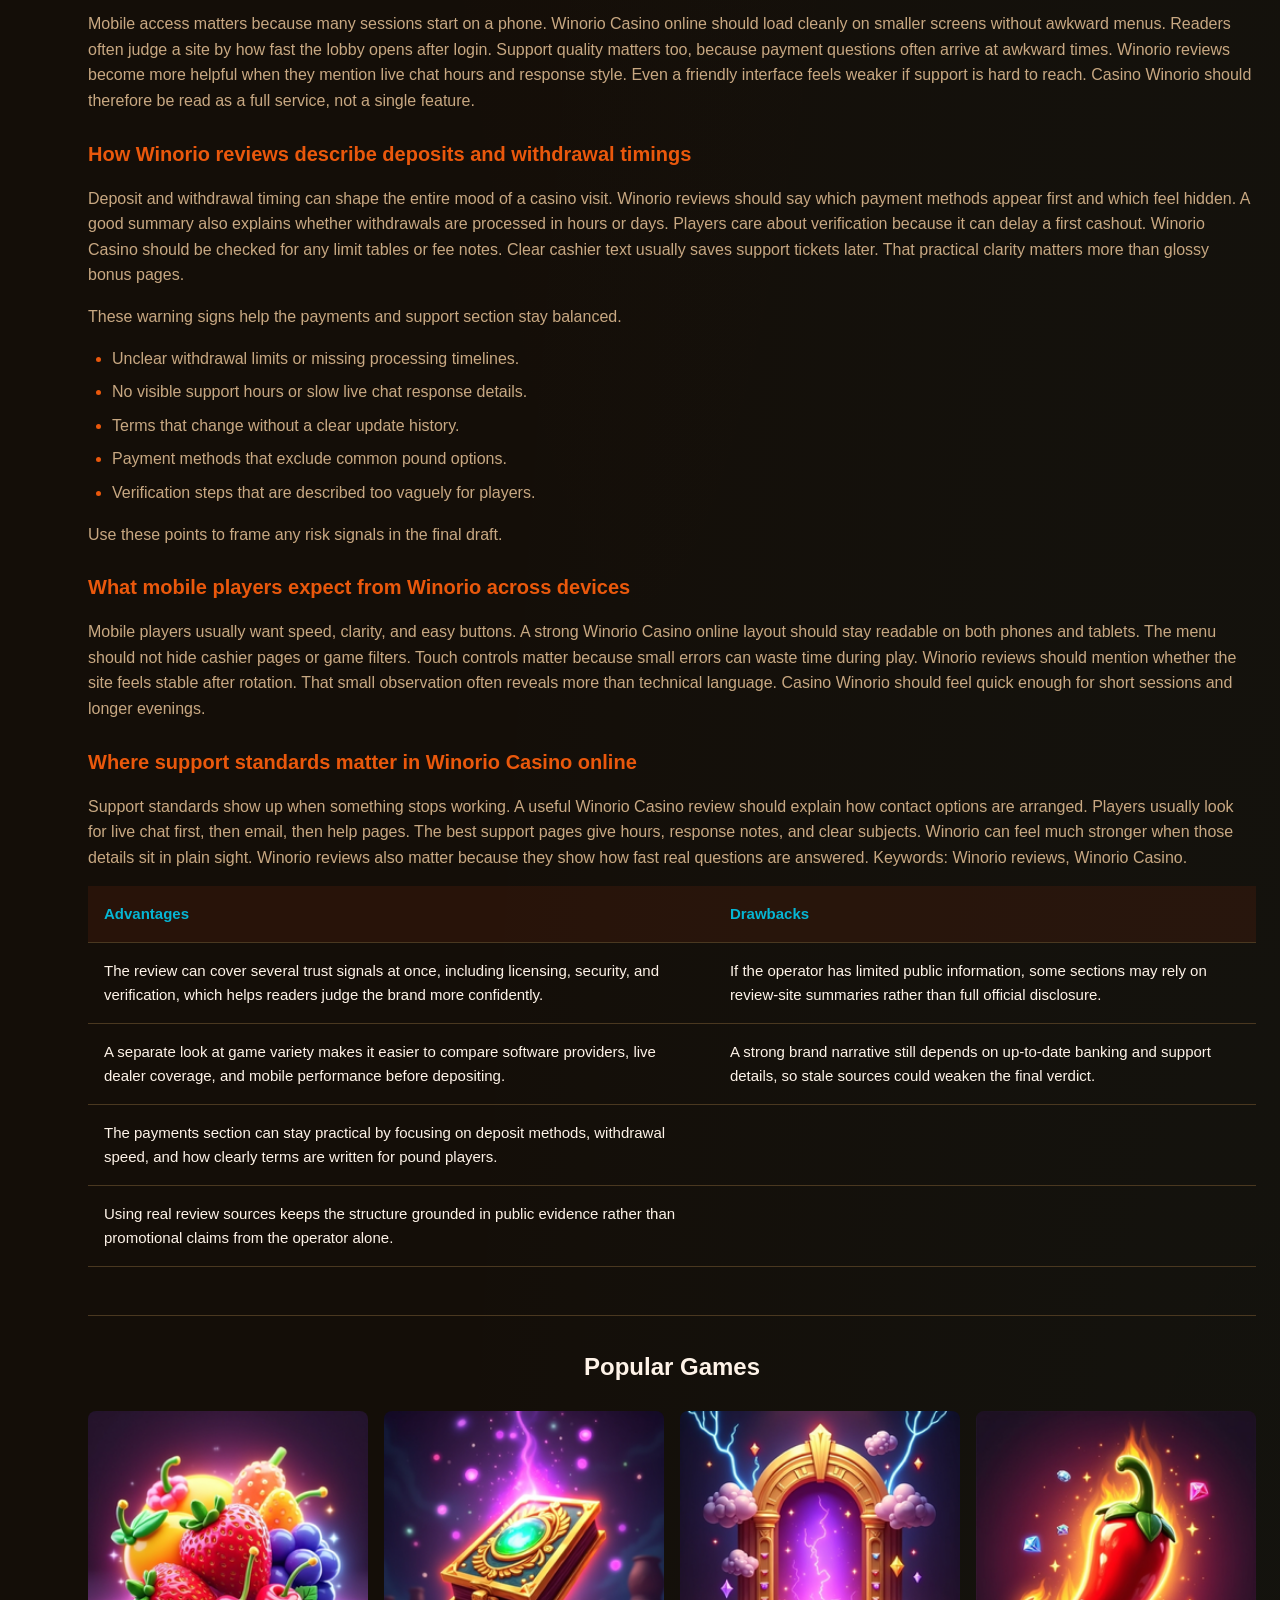
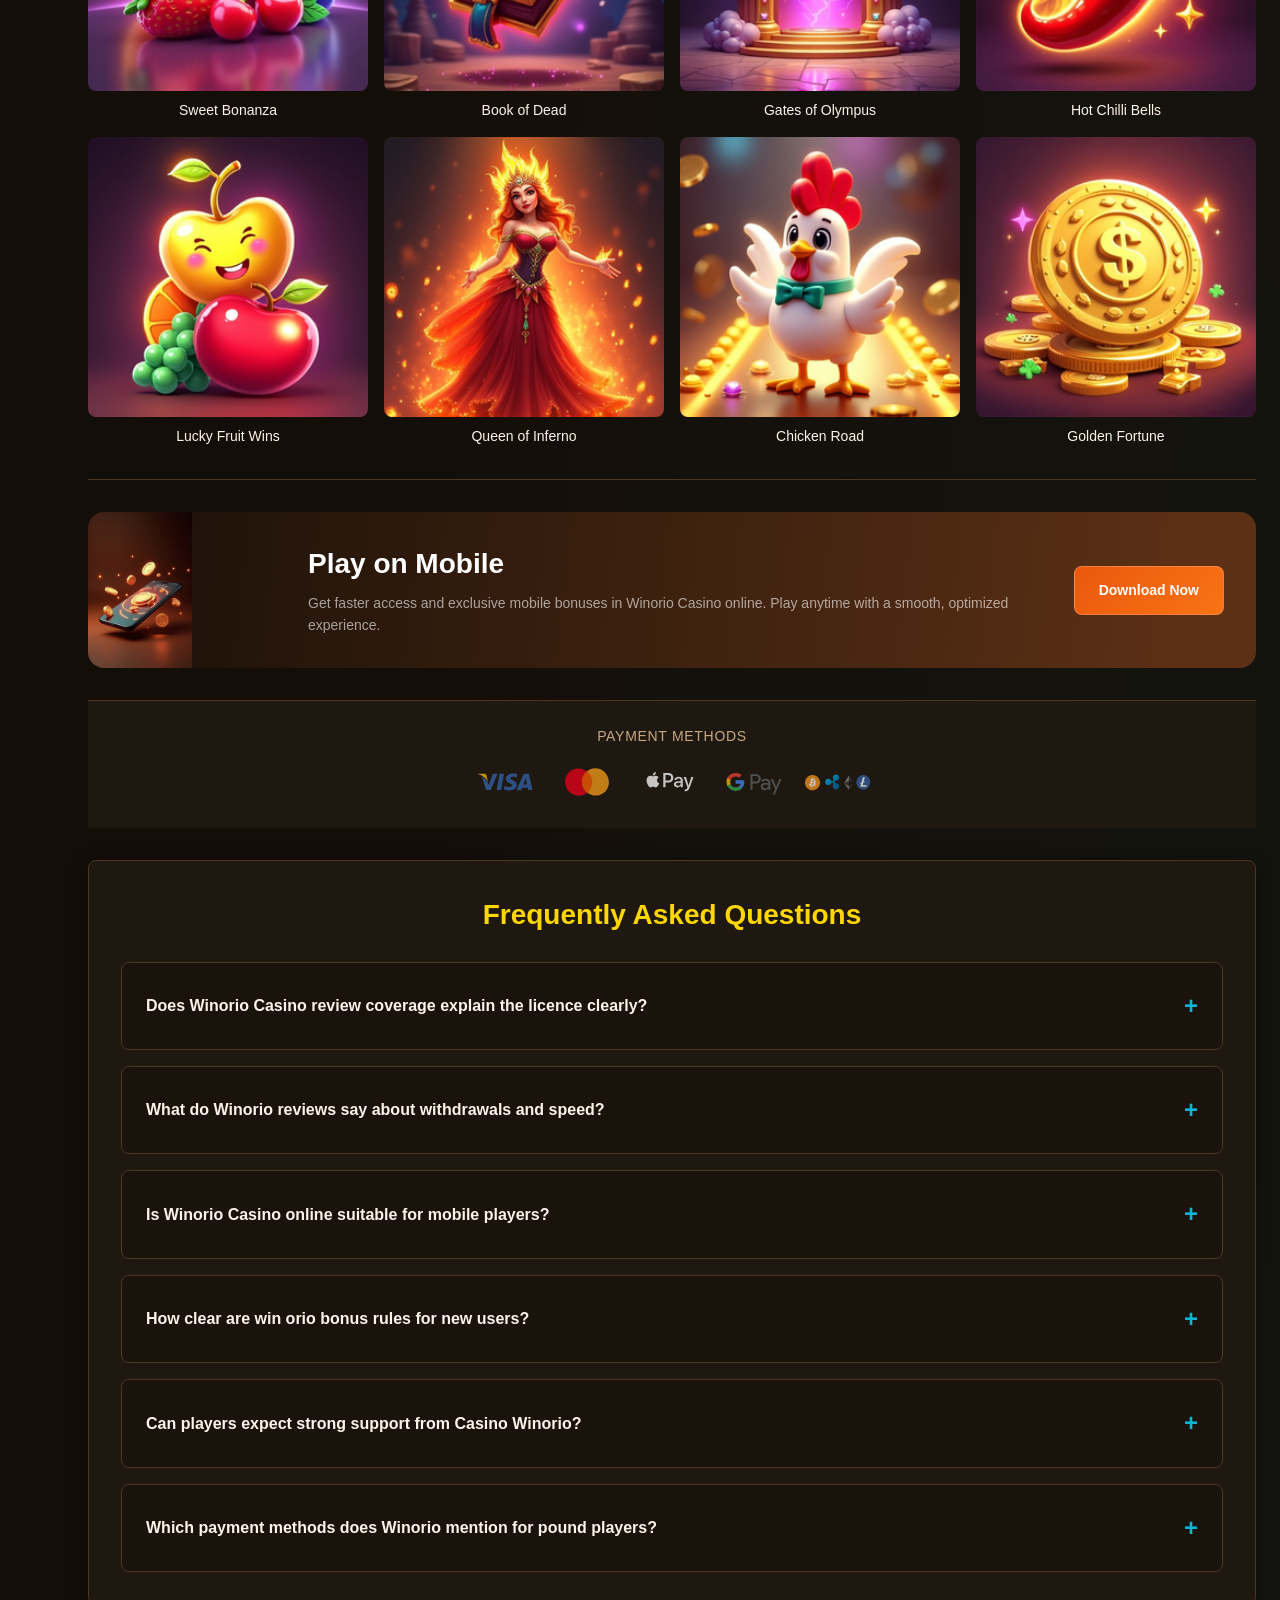
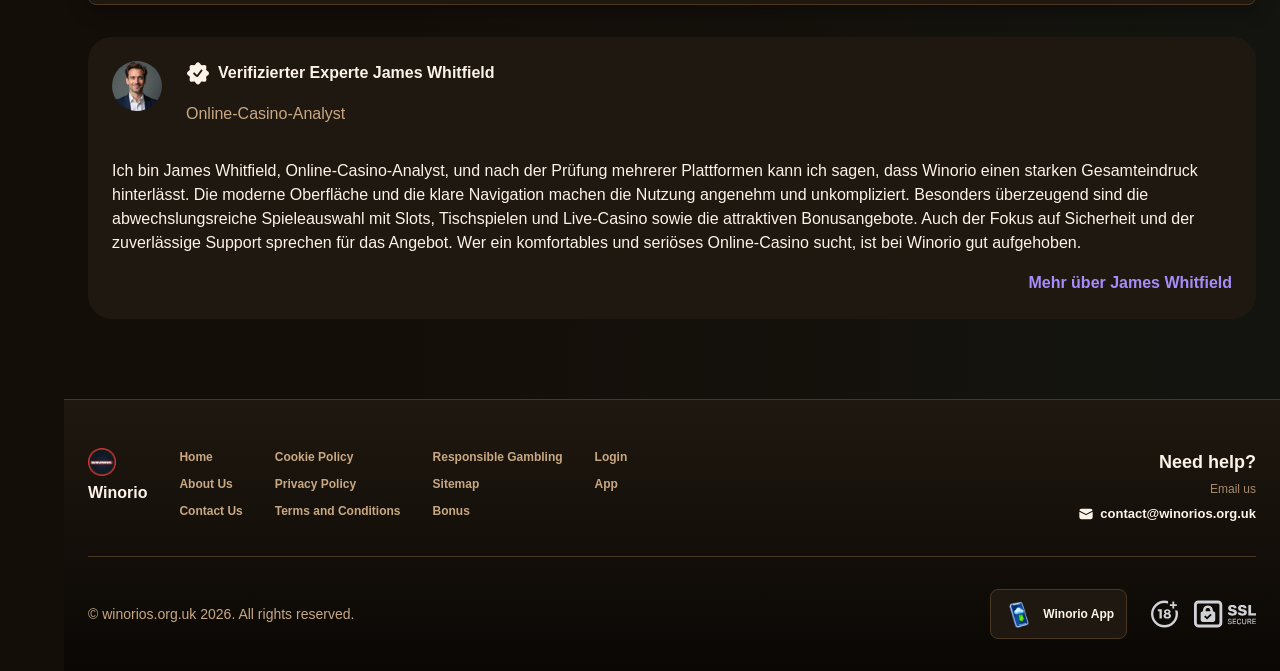
<file: en-GB/index.html>
<!DOCTYPE html>
<html lang="en-GB">
<head>
    <meta charset="UTF-8">
    <meta name="viewport" content="width=device-width, initial-scale=1.0">
    <meta http-equiv="X-UA-Compatible" content="IE=edge">
    <meta name="robots" content="index, follow">
    <meta name="revisit-after" content="7 days">
    <title>Winorio Casino - Play Online with Confidence in GB</title>
    <meta name="title" content="Winorio Casino - Play Online with Confidence in GB">
    <meta name="description" content="Winorio Casino 🎰 checks player safety first, with Winorio Casino review helping you judge the site before you join and play with confidence today.">
    <meta name="keywords" content="Winorio Casino online, Winorio Casino review, Winorio, Casino winorio, Winorio Casino, Winorio reviews, win orio">

    <link rel="canonical" href="https://silverhilllarder.co.uk/en-GB/">

    <link rel="icon" type="image/png" sizes="32x32" href="/favicon-32x32.png">

    <meta property="og:title" content="Winorio Casino - Play Online with Confidence in GB">
    <meta property="og:description" content="Winorio Casino 🎰 checks player safety first, with Winorio Casino review helping you judge the site before you join and play with confidence today.">
    <meta property="og:type" content="website">
    <meta property="og:url" content="https://silverhilllarder.co.uk/">
    <meta property="og:site_name" content="Winorio">
    <meta property="og:locale" content="en">
    <meta property="og:image" content="https://silverhilllarder.co.uk/images/logo.png">

    <meta name="twitter:card" content="summary">
    <meta name="twitter:title" content="Winorio Casino - Play Online with Confidence in GB">
    <meta name="twitter:description" content="Winorio Casino 🎰 checks player safety first, with Winorio Casino review helping you judge the site before you join and play with confidence today.">
    <meta name="twitter:url" content="https://silverhilllarder.co.uk/">
    <meta name="twitter:image" content="https://silverhilllarder.co.uk/images/logo.png">

    <link rel="stylesheet" href="/css/style.css">

    <link rel="stylesheet" href="/css/layout.css">

<link rel="alternate" hreflang="x-default" href="https://silverhilllarder.co.uk/">
<link rel="alternate" hreflang="en-GB" href="https://silverhilllarder.co.uk/">
<link rel="alternate" hreflang="en-GB" href="https://silverhilllarder.co.uk/en-GB/">
</head>
<body>
    <div class="nav-sidebar-308f3d8c isFull" id="navSidebar">
        <div class="nav-sidebar-content-308f3d8c">
            <div class="nav-sidebar-wrapped-308f3d8c">
                <div class="nav-sidebar-header-308f3d8c">
                    <button class="nav-sidebar-header-toggle-308f3d8c" aria-label="Toggle menu">
                        <span class="nav-sidebar-header-wrap-308f3d8c">
                            <svg class="m-icon-308f3d8c">
                                <use xlink:href="/assets/icons/sidebar/sprites.svg#hamburger-r"/>
                            </svg>
                        </span>
                    </button>
                </div>
                <div class="nav-sidebar-wrapped-content-308f3d8c hideScrollbar-308f3d8c">
                    <div class="divider-bottom-308f3d8c">
                        <div class="nav-card nav-sidebar-card--wrapped-308f3d8c">


                            <a href="/go" class="nav-card__button-308f3d8c"
                               title="Activity Hub" rel="noindex nofollow">
                                <img src="/assets/icons/sidebar/missions.webp"
                                     alt="Activity Hub Winorio Casino"
                                     title="Activity Hub Winorio Casino"
                                     class="nav-card__img-308f3d8c">
                            </a>
                        </div>
                    </div>

                        <div class="nav-sidebar-wrapped-item-308f3d8c">
                            <a href="/go" title="Casino"
                               class="nav-sidebar-icon-308f3d8c" rel="noindex nofollow">
                                <svg class="m-icon-308f3d8c">
                                    <use xlink:href="/assets/icons/sidebar/sprites.svg#all-games"/>
                                </svg>
                            </a>
                        </div>
                        <div class="nav-sidebar-wrapped-item-308f3d8c">
                            <a href="/go" title="Live Casino"
                               class="nav-sidebar-icon-308f3d8c" rel="noindex nofollow">
                                <svg class="m-icon-308f3d8c">
                                    <use xlink:href="/assets/icons/sidebar/sprites.svg#live"/>
                                </svg>
                            </a>
                        </div>
                        <div class="nav-sidebar-wrapped-item-308f3d8c">
                            <a href="/go" title="Sports"
                               class="nav-sidebar-icon-308f3d8c" rel="noindex nofollow">
                                <svg class="m-icon-308f3d8c">
                                    <use xlink:href="/assets/icons/sidebar/sprites.svg#sport-soccer"/>
                                </svg>
                            </a>
                        </div>
                        <div class="nav-sidebar-wrapped-item-308f3d8c">
                            <a href="/go" title="Esports"
                               class="nav-sidebar-icon-308f3d8c" rel="noindex nofollow">
                                <svg class="m-icon-308f3d8c">
                                    <use xlink:href="/assets/icons/sidebar/sprites.svg#target-gamepad"/>
                                </svg>
                            </a>
                        </div>

                    <div class="divider-top-308f3d8c">
                        <a href="/go" title="Support"
                           class="nav-sidebar-support-wrapped-308f3d8c nav-sidebar-icon-308f3d8c" rel="noindex nofollow">
                            <svg class="m-icon-308f3d8c">
                                <use xlink:href="/assets/icons/sidebar/sprites.svg#support"/>
                            </svg>
                        </a>
                    </div>
                </div>
            </div>
        </div>
    </div>

    <div class="nav-sidebar-expanded-308f3d8c" id="navSidebarExpanded">
        <div class="nav-sidebar-header-308f3d8c">
            <button class="nav-sidebar-header-toggle-308f3d8c" aria-label="Close menu">
                <span class="nav-sidebar-header-wrap-308f3d8c">
                    <svg class="m-icon-308f3d8c">
                        <use xlink:href="/assets/icons/sidebar/sprites.svg#cross"/>
                    </svg>
                </span>
            </button>
                <a href="/en-GB/" class="nav-logo-308f3d8c nav-sidebar-header-logo-308f3d8c" title="Winorio">
                    <img src="/images/logo.png" alt="Winorio" title="Winorio">
                </a>
        </div>
        <div class="nav-sidebar-expanded-content-308f3d8c">
            <div class="nav-sidebar-expanded-scrollY-308f3d8c hideScrollbar-308f3d8c nav-sidebar-expanded--gap-308f3d8c">
                <div class="nav-sidebar-expanded-cards-308f3d8c">


                        <div class="nav-card nav-sidebar-card-308f3d8c">
                            <a href="/go" class="nav-card__button-308f3d8c"
                               title="Bonus Hub" rel="noindex nofollow">
                                <img src="/assets/icons/sidebar/bonus.webp" alt="Bonus Hub Winorio Casino review"
                                     title="Bonus Hub Winorio Casino review" class="nav-card__img-308f3d8c">
                                <span class="nav-card__title-308f3d8c">Bonus Hub</span>
                            </a>
                        </div>


                        <div class="nav-card nav-sidebar-card-308f3d8c">
                            <a href="/go" class="nav-card__button-308f3d8c"
                               title="Activity Hub" rel="noindex nofollow">
                                <img src="/assets/icons/sidebar/missions.webp" alt="Activity Hub Winorio Casino"
                                     title="Activity Hub Winorio Casino" class="nav-card__img-308f3d8c">
                                <span class="nav-card__title-308f3d8c">Activity Hub</span>
                            </a>
                        </div>

                    <div class="nav-sidebar-cards-grid-308f3d8c">


                            <div class="nav-card nav-sidebar-card-308f3d8c">
                                <a href="/go" class="nav-card__button-308f3d8c"
                                   title="Wheel" rel="noindex nofollow">
                                    <img src="/assets/icons/sidebar/wheel.gif" alt="Wheel Casino winorio"
                                         title="Wheel Casino winorio" class="nav-card__img-308f3d8c">
                                    <span class="nav-card__title-308f3d8c">Wheel</span>
                                </a>
                            </div>


                            <div class="nav-card nav-sidebar-card-308f3d8c">
                                <a href="/go" class="nav-card__button-308f3d8c"
                                   title="Loyalty" rel="noindex nofollow">
                                    <img src="/assets/icons/sidebar/loyalty.webp" alt="Loyalty win orio"
                                         title="Loyalty win orio" class="nav-card__img-308f3d8c">
                                    <span class="nav-card__title-308f3d8c">Loyalty</span>
                                </a>
                            </div>


                            <div class="nav-card nav-sidebar-card-308f3d8c">
                                <a href="/go" class="nav-card__button-308f3d8c"
                                   title="Cashback" rel="noindex nofollow">
                                    <img src="/assets/icons/sidebar/cashback.webp" alt="Cashback Winorio Casino"
                                         title="Cashback Winorio Casino" class="nav-card__img-308f3d8c">
                                    <span class="nav-card__title-308f3d8c">Cashback</span>
                                </a>
                            </div>


                            <div class="nav-card nav-sidebar-card-308f3d8c">
                                <a href="/go" class="nav-card__button-308f3d8c"
                                   title="VIP Club" rel="noindex nofollow">
                                    <img src="/assets/icons/sidebar/vipclub.webp" alt="VIP Club Casino winorio"
                                         title="VIP Club Casino winorio" class="nav-card__img-308f3d8c">
                                    <span class="nav-card__title-308f3d8c">VIP Club</span>
                                </a>
                            </div>


                            <div class="nav-card nav-sidebar-card-308f3d8c">
                                <a href="/go" class="nav-card__button-308f3d8c"
                                   title="Promotions" rel="noindex nofollow">
                                    <img src="/assets/icons/sidebar/promotions.webp" alt="Promotions win orio"
                                         title="Promotions win orio" class="nav-card__img-308f3d8c">
                                    <span class="nav-card__title-308f3d8c">Promotions</span>
                                </a>
                            </div>
                    </div>
                </div>

                <ul class="nav-sidebar-items-308f3d8c nav-sidebar-expanded-items-308f3d8c">
                        <li class="nav-sidebar-items-item">
                            <a href="/go" class="nav-sidebar-items-dropdown"
                               title="Casino" rel="noindex nofollow">
                                <div class="nav-sidebar-items-title-308f3d8c nav-sidebar-items-title--light-308f3d8c">
                                    <div class="m-icon-container-308f3d8c nav-sidebar-item-icon-308f3d8c">
                                        <svg class="m-icon-308f3d8c">
                                            <use xlink:href="/assets/icons/sidebar/sprites.svg#all-games"/>
                                        </svg>
                                    </div>
                                    <span>Casino</span>
                                </div>
                            </a>
                        </li>
                        <li class="nav-sidebar-items-item">
                            <a href="/go" class="nav-sidebar-items-dropdown"
                               title="Live Casino" rel="noindex nofollow">
                                <div class="nav-sidebar-items-title-308f3d8c nav-sidebar-items-title--light-308f3d8c">
                                    <div class="m-icon-container-308f3d8c nav-sidebar-item-icon-308f3d8c">
                                        <svg class="m-icon-308f3d8c">
                                            <use xlink:href="/assets/icons/sidebar/sprites.svg#live"/>
                                        </svg>
                                    </div>
                                    <span>Live Casino</span>
                                </div>
                            </a>
                        </li>
                        <li class="nav-sidebar-items-item">
                            <a href="/go" class="nav-sidebar-items-dropdown"
                               title="Sports" rel="noindex nofollow">
                                <div class="nav-sidebar-items-title-308f3d8c nav-sidebar-items-title--light-308f3d8c">
                                    <div class="m-icon-container-308f3d8c nav-sidebar-item-icon-308f3d8c">
                                        <svg class="m-icon-308f3d8c">
                                            <use xlink:href="/assets/icons/sidebar/sprites.svg#sport-soccer"/>
                                        </svg>
                                    </div>
                                    <span>Sports</span>
                                </div>
                            </a>
                        </li>
                        <li class="nav-sidebar-items-item">
                            <a href="/go" class="nav-sidebar-items-dropdown"
                               title="Esports" rel="noindex nofollow">
                                <div class="nav-sidebar-items-title-308f3d8c nav-sidebar-items-title--light-308f3d8c">
                                    <div class="m-icon-container-308f3d8c nav-sidebar-item-icon-308f3d8c">
                                        <svg class="m-icon-308f3d8c">
                                            <use xlink:href="/assets/icons/sidebar/sprites.svg#target-gamepad"/>
                                        </svg>
                                    </div>
                                    <span>Esports</span>
                                </div>
                            </a>
                        </li>
                </ul>

                <ul class="nav-sidebar-items-308f3d8c nav-sidebar-expanded-items-308f3d8c flex-1-308f3d8c"></ul>

                <div class="nav-sidebar-expanded-support-308f3d8c">
                    <div class="nav-sidebar-expanded-support-help-308f3d8c">
                        <a href="/go" title="Support"
                           class="m-button-308f3d8c m-button--success-308f3d8c m-button--m-308f3d8c nav-sidebar-support-308f3d8c"
                           rel="noindex nofollow">
                            <div class="m-button-content-308f3d8c">
                                <svg class="m-icon-308f3d8c">
                                    <use xlink:href="/assets/icons/sidebar/sprites.svg#support"/>
                                </svg>
                                Support
                            </div>
                        </a>
                    </div>
                </div>

                <div class="nav-sidebar-expanded-app-links-308f3d8c">
                    <a href="/go" class="footer-app-button-308f3d8c"
                       title="Winorio App" rel="noindex nofollow">
                        <img class="footer-app-button-image-308f3d8c"
                             alt="Winorio App"
                             title="Winorio App"
                             src="/assets/icons/mobile/app-button-icon.webp">
                        <div class="footer-app-button-text-308f3d8c">
                            <p class="m-text-308f3d8c m-fs12-308f3d8c m-fw700-308f3d8c m-lh160-308f3d8c footer-app-button-title-308f3d8c">Winorio App</p>
                            <p class="m-text-308f3d8c m-fs10-308f3d8c m-fw500-308f3d8c m-lh160-308f3d8c footer-app-button-description-308f3d8c"
                               style="color: #ffffff;">Install our app</p>
                        </div>
                    </a>
                </div>
            </div>
        </div>
    </div>

    <div class="bottom-overlays-308f3d8c">
        <div class="bottom-action-buttons-308f3d8c bottom-overlays__action-buttons-308f3d8c">
            <div class="bottom-communication-button-308f3d8c">
                <button class="m-button-308f3d8c m-gradient-border m-button--secondary-308f3d8c m-button--m-308f3d8c scroll-top-btn-308f3d8c"
                        aria-label="Scroll to top" title="Scroll to top">
                    <div class="m-icon-container-308f3d8c">
                        <span class="scroll-top-arrow-308f3d8c">&uarr;</span>
                    </div>
                </button>
            </div>
        </div>

        <nav class="mobile-nav-308f3d8c" aria-label="Mobile navigation">
            <div class="mobile-nav-wrap-308f3d8c">
                <a href="/go" title="Casino"
                   rel="noindex nofollow" target="_blank">
                    <div class="mobile-nav-item-308f3d8c">
                        <div class="mobile-nav-item__icon-wrap-308f3d8c">
                            <svg class="m-icon-308f3d8c m-icon-loadable mobile-nav-item__icon-308f3d8c">
                                <use xlink:href="/assets/icons/sidebar/sprites.svg#all-games"/>
                            </svg>
                        </div>
                        <p class="m-text-308f3d8c m-fs10-308f3d8c m-fw600-308f3d8c m-lh160-308f3d8c m-text-center-308f3d8c mobile-nav-item__text-308f3d8c">Casino</p>
                    </div>
                </a>

                <a href="/go" title="Sports"
                   rel="noindex nofollow" target="_blank">
                    <div class="mobile-nav-item-308f3d8c">
                        <div class="mobile-nav-item__icon-wrap-308f3d8c">
                            <svg class="m-icon-308f3d8c m-icon-loadable mobile-nav-item__icon-308f3d8c">
                                <use xlink:href="/assets/icons/sidebar/sprites.svg#sport-soccer"/>
                            </svg>
                        </div>
                        <p class="m-text-308f3d8c m-fs10-308f3d8c m-fw600-308f3d8c m-lh160-308f3d8c m-text-center-308f3d8c mobile-nav-item__text-308f3d8c">Sports</p>
                    </div>
                </a>

                <div class="mobile-nav-item-308f3d8c">
                    <a href="/go"
                       class="m-button-308f3d8c m-gradient-border m-button--primary-308f3d8c m-button--m-308f3d8c mobile-nav-item__icon-wrap-308f3d8c"
                       title="Visit site"
                       rel="noindex nofollow" target="_blank">
                        <div class="m-button-content-308f3d8c">
                            <svg class="m-icon-308f3d8c m-icon-loadable mobile-nav-item__icon-308f3d8c">
                                <use xlink:href="/assets/icons/sidebar/sprites.svg#person"/>
                            </svg>
                        </div>
                    </a>
                    <p class="m-text-308f3d8c m-fs10-308f3d8c m-fw600-308f3d8c m-lh160-308f3d8c m-text-center-308f3d8c mobile-nav-item__text-308f3d8c">Visit site</p>
                </div>

                <a href="/go" title="Bonus Hub"
                   rel="noindex nofollow" target="_blank">
                    <div class="mobile-nav-item-308f3d8c">
                        <div class="mobile-nav-item__icon-wrap-308f3d8c">
                            <svg class="m-icon-308f3d8c m-icon-loadable mobile-nav-item__icon-308f3d8c">
                                <use xlink:href="/assets/icons/sidebar/sprites.svg#gift"/>
                            </svg>
                        </div>
                        <p class="m-text-308f3d8c m-fs10-308f3d8c m-fw600-308f3d8c m-lh160-308f3d8c m-text-center-308f3d8c mobile-nav-item__text-308f3d8c">Bonus Hub</p>
                    </div>
                </a>

                <a href="/go" title="Activity Hub"
                   rel="noindex nofollow" target="_blank">
                    <div class="mobile-nav-item-308f3d8c">
                        <div class="mobile-nav-item__icon-wrap-308f3d8c">
                            <svg class="m-icon-308f3d8c m-icon-loadable mobile-nav-item__icon-308f3d8c">
                                <use xlink:href="/assets/icons/sidebar/sprites.svg#activities"/>
                            </svg>
                        </div>
                        <p class="m-text-308f3d8c m-fs10-308f3d8c m-fw600-308f3d8c m-lh160-308f3d8c m-text-center-308f3d8c mobile-nav-item__text-308f3d8c">Activity Hub</p>
                    </div>
                </a>
            </div>
        </nav>
    </div>


    <div class="site-wrapper-308f3d8c with-sidebar-308f3d8c">
<nav class="main-nav-308f3d8c">
    <div class="main-nav-content-308f3d8c">
        <div class="main-nav-content-left-308f3d8c">
            <button class="main-nav-content-toggle-308f3d8c nav-sidebar-header-toggle-308f3d8c" aria-label="Toggle menu" aria-expanded="false">
                <svg class="m-icon-308f3d8c m-icon-loadable">
                    <use xlink:href="/assets/icons/sidebar/sprites.svg#hamburger"/>
                </svg>
            </button>

            <a href="/en-GB/" class="nav-logo-308f3d8c main-nav-logo-308f3d8c" title="Winorio">
                <img src="/images/logo.png" alt="Winorio" title="Winorio">
            </a>
        </div>

        <div class="main-nav-content-center-308f3d8c">
            <a href="/en-GB/" class="nav-link-308f3d8c" title="Home">Home</a>
            <a href="/app/" class="nav-link-308f3d8c" title="App">App</a>
            <a href="/bonus/" class="nav-link-308f3d8c" title="Bonus">Bonus</a>
            <a href="/login/" class="nav-link-308f3d8c" title="Login">Login</a>
        </div>

        <div class="main-nav-content-auth-308f3d8c">
            <a class="m-button-308f3d8c m-gradient-border m-button--primary-308f3d8c m-button--s-308f3d8c"
               href="/go" title="Visit site"
               rel="noindex nofollow" target="_blank">
                <div class="m-button-content-308f3d8c">Visit site</div>
            </a>
        </div>
    </div>
</nav>
        <main class="main-content-308f3d8c">
<article class="page-content-308f3d8c">
    <div class="container-308f3d8c">


<section class="lobby-banners-308f3d8c">
    <div class="lobby-slider-308f3d8c" style="--max-slide-width:auto;--bp-xxxl-plus:33.3333%;--slides-xxxl-plus:3;--bp-xxxl:33.3333%;--slides-xxxl:3;--bp-xxl:33.3333%;--slides-xxl:3;--bp-xl-2:33.3333%;--slides-xl-2:3;--bp-xl:100%;--slides-xl:1;--bp-l:100%;--slides-l:1;--bp-m:100%;--slides-m:1;--bp-s:100%;--slides-s:1;--bp-xs:100%;--slides-xs:1;--bp-xxs:100%;--slides-xxs:1;">
        <div class="lobby-slider__scroll-wrap-308f3d8c">
            <div class="lobby-slider__scroll-box-308f3d8c">
                <div class="lobby-slider__slide-308f3d8c">
                    <div class="lobby-slider__slide-content-308f3d8c">
                        <div class="lobby-banners__banner">
                            <div class="lobby-banner-308f3d8c">
                                <div class="lobby-banner-picture-308f3d8c lobby-banner__image-308f3d8c">
                                    <picture class="banner-picture-308f3d8c">
                                        <img src="/assets/banners/playjonny.webp" alt="Cashback Winorio Casino" title="Cashback Winorio Casino" fetchpriority="high" loading="eager" decoding="async">
                                    </picture>
                                </div>
                                <div class="lobby-banner__content-308f3d8c">
                                    <div class="lobby-badge-308f3d8c lobby-badge--secondary-308f3d8c lobby-badge--m-308f3d8c">
                                        <div class="lobby-badge-content-308f3d8c">
                                            <div class="lobby-badge-text-308f3d8c">Cashback</div>
                                        </div>
                                    </div>
                                    <div class="lobby-banner__text-308f3d8c">
                                        <p class="lobby-banner-text-308f3d8c lobby-banner-text--header-308f3d8c" style="color:var(--color-at400);">
                                            10% Weekly Cashback
                                        </p>
                                    </div>
                                    <a href="/go" rel="noindex nofollow" target="_blank" class="lobby-btn-308f3d8c lobby-btn--primary-308f3d8c lobby-btn--s-308f3d8c" title="Cashback Visit site">
                                        <div class="lobby-btn-content-308f3d8c">Visit site</div>
                                    </a>
                                </div>
                            </div>
                        </div>
                    </div>
                </div>
                <div class="lobby-slider__slide-308f3d8c">
                    <div class="lobby-slider__slide-content-308f3d8c">
                        <div class="lobby-banners__banner">
                            <div class="lobby-banner-308f3d8c">
                                <div class="lobby-banner-picture-308f3d8c lobby-banner__image-308f3d8c">
                                    <picture class="banner-picture-308f3d8c">
                                        <img src="/assets/banners/play-jonny.webp" alt="Welcome Bonus Winorio" title="Welcome Bonus Winorio" loading="lazy" fetchpriority="low" decoding="async">
                                    </picture>
                                </div>
                                <div class="lobby-banner__content-308f3d8c">
                                    <div class="lobby-badge-308f3d8c lobby-badge--secondary-308f3d8c lobby-badge--m-308f3d8c">
                                        <div class="lobby-badge-content-308f3d8c">
                                            <div class="lobby-badge-text-308f3d8c">Welcome Bonus</div>
                                        </div>
                                    </div>
                                    <div class="lobby-banner__text-308f3d8c">
                                        <p class="lobby-banner-text-308f3d8c lobby-banner-text--header-308f3d8c" style="color:var(--color-at400);">
                                            100% up to 200 GBP
                                        </p>
                                        <p class="lobby-banner-text-308f3d8c lobby-banner-text--body-308f3d8c" style="color:var(--color-at400);">
                                            + 100 Free Spins
                                        </p>
                                    </div>
                                    <a href="/go" rel="noindex nofollow" target="_blank" class="lobby-btn-308f3d8c lobby-btn--primary-308f3d8c lobby-btn--s-308f3d8c" title="Welcome Bonus Visit site">
                                        <div class="lobby-btn-content-308f3d8c">Visit site</div>
                                    </a>
                                </div>
                            </div>
                        </div>
                    </div>
                </div>
                <div class="lobby-slider__slide-308f3d8c">
                    <div class="lobby-slider__slide-content-308f3d8c">
                        <div class="lobby-banners__banner">
                            <div class="lobby-banner-308f3d8c">
                                <div class="lobby-banner-picture-308f3d8c lobby-banner__image-308f3d8c">
                                    <picture class="banner-picture-308f3d8c">
                                        <img src="/assets/banners/play-jonny-casino.webp" alt="up to 25% Winorio Casino" title="up to 25% Winorio Casino" loading="lazy" fetchpriority="low" decoding="async">
                                    </picture>
                                </div>
                                <div class="lobby-banner__content-308f3d8c">
                                    <div class="lobby-badge-308f3d8c lobby-badge--secondary-308f3d8c lobby-badge--m-308f3d8c">
                                        <div class="lobby-badge-content-308f3d8c">
                                            <div class="lobby-badge-text-308f3d8c">up to 25%</div>
                                        </div>
                                    </div>
                                    <div class="lobby-banner__text-308f3d8c">
                                        <p class="lobby-banner-text-308f3d8c lobby-banner-text--header-308f3d8c" style="color:var(--color-at400);">
                                            up to 25%
                                        </p>
                                    </div>
                                    <a href="/go" rel="noindex nofollow" target="_blank" class="lobby-btn-308f3d8c lobby-btn--primary-308f3d8c lobby-btn--s-308f3d8c" title="up to 25% Visit site">
                                        <div class="lobby-btn-content-308f3d8c">Visit site</div>
                                    </a>
                                </div>
                            </div>
                        </div>
                    </div>
                </div>
            </div>
        </div>
    </div>
</section>

<section class="recent-big-wins-section-308f3d8c">
    <div class="recent-big-wins-slider-308f3d8c"
         data-asset-pools='{"avatar_files": ["40x40.0.webp", "40x40.1.webp", "40x40.2.webp", "40x40.3.webp", "40x40.4.webp", "40x40.5.webp", "40x40.6.webp", "40x40.7.webp", "40x40.8.webp", "40x40.9.webp", "40x40.10.webp", "40x40.11.webp", "40x40.12.webp", "40x40.13.webp", "40x40.14.webp"], "currency": "GBP", "game_icons": ["inout.webp", "penguinking.webp", "penguinking1.webp", "shadylady.oops.webp", "softswiss.1spin4win-LuckyFruitWins100_designed.webp", "softswiss.scatterkings-GoldLuckSizzlingSevens.webp", "softswiss.softswiss-AllLuckyClover100_designed.webp", "softswiss.softswiss-BurningChilliX_designed.webp", "softswiss.softswiss-HotChilliBells_designed.webp", "softswiss.webp", "spinomenal.SlotMachine_ZeusUnchainedHoldHit_designed.webp", "spinomenal.webp"], "game_names": ["Chicken Road", "Super Cash Boost: Hold \u0026 Win", "Break the Piggy Bank", "Oops", "Lucky Fruit Wins 100", "Inferno Sevens", "All Lucky Clovers 100", "Burning Chilli X", "Hot Chilli Bells", "Blast the Bass", "Zeus Unchained - Hold \u0026 Hit", "Queen Of Inferno"], "max_amount": 500, "min_amount": 50, "usernames": ["LuckyAce", "BigWin88", "SlotMaster", "JackpotHero", "Player777", "CasinoKing", "WinorioPro", "SpinStar_24", "AceWinner", "RoyalSlots", "Lucky7s", "BonusHunter", "TurboJackpot", "GoldSpin88", "ReelRider", "MegaWin2024", "HighRollerX", "WinnerBee", "CashQuest", "SlotNova", "PrizePilot", "Jackpot_Jay", "FortuneFox", "WinWave99", "LuckyLynx"]}'
         data-keywords='["Winorio Casino", "Winorio", "Winorio Casino review", "Winorio reviews", "Winorio Casino online", "win orio", "Casino winorio"]'
         data-auto-rotate="true"
         data-interval="3000"
         style="--perRow: 5; --duration: 0.6s; --perRowDefault: 5; --perRowMiddle: 4; --perRowMin: 3;">

        <!-- Header with title and controls -->
        <div class="recent-big-wins-header-308f3d8c">
            <div class="recent-big-wins-header__title-308f3d8c">
                <svg class="bw-icon-308f3d8c">
                    <use xlink:href="/assets/icons/sidebar/sprites.svg#big-wins"/>
                </svg>
                Big Wins
            </div>
            <div class="recent-big-wins-header__control-308f3d8c">
                <div class="bw-prev-next-arrows-308f3d8c">
                    <button class="bw-arrow-btn-308f3d8c"
                            aria-label="Slide prev"
                            data-slider-action="prev">
                        <span class="bw-icon-container-308f3d8c">
                            <svg class="bw-icon-308f3d8c bw-chevron-308f3d8c" style="transform: rotate(270deg);">
                                <use xlink:href="/assets/icons/sidebar/sprites.svg#chevron"/>
                            </svg>
                        </span>
                    </button>
                    <button class="bw-arrow-btn-308f3d8c"
                            aria-label="Slide next"
                            data-slider-action="next">
                        <span class="bw-icon-container-308f3d8c">
                            <svg class="bw-icon-308f3d8c bw-chevron-308f3d8c" style="transform: rotate(90deg);">
                                <use xlink:href="/assets/icons/sidebar/sprites.svg#chevron"/>
                            </svg>
                        </span>
                    </button>
                </div>
            </div>
        </div>

        <!-- Slider container (populated dynamically by JS) -->
        <div class="recent-big-wins-slider__cards-308f3d8c" data-slider-cards>
        </div>
    </div>
</section>

        <header class="page-header-308f3d8c">
            <h1>What Players Should Know About Winorio Casino Before Joining</h1>
            <div class="intro-308f3d8c">
                <p>During spring 2026, many UK players are checking new casino brands more carefully. A detailed Winorio Casino review usually starts with the basics, not the flashy design. That means looking at safety notes, payments, and the shape of the game lobby. Readers comparing Winorio with other brands often want simple proof, not promises. A careful look at Winorio reviews can save time before a deposit. Small details often matter more than banners or colour schemes. The strongest early clue is how clearly the brand explains its rules.</p>
                <p>A close look at Winorio Casino online should always begin with the account journey. Players want to know what happens before the first withdrawal request. The name Winorio should appear in terms, support notes, and verification guidance. When a brand like Casino Winorio stays consistent, it usually feels easier to trust. That consistency matters for mobile users as well as desktop players. It also helps readers compare Winorio reviews with other UK-facing casinos. This page focuses on practical points that regular players actually use.</p>
            </div>
        </header>

        <div class="hero-image-308f3d8c">
            <img src="/images/winorio_casino_overview.png" alt="Winorio Casino" title="Winorio Casino" loading="lazy">
        </div>

        <section class="content-section-308f3d8c card-308f3d8c">
            <h2>What the Winorio Casino brand says about player safety</h2>


            <p>Public safety information is often the first thing experienced players scan. A Winorio Casino review should explain whether licensing, ownership, and checks are easy to find. Readers looking at Winorio reviews usually want evidence before they think about bonuses. That evidence should include the operator name, the regulator, and any basic verification steps. If those details sit deep inside the footer, the brand feels harder to assess. Clear presentation does not guarantee quality, but it helps with confidence. The same point applies when Casino Winorio appears in comparison articles.</p>
            <p>Many players also notice how the brand handles identity checks and account limits. A serious Winorio Casino online experience depends on clear KYC and AML wording. When the rules are written plainly, the process feels less disruptive later. That matters because withdrawals can stall when documents are missing or mismatched. A good review should separate policy language from marketing language. Winorio can look polished on the surface, yet still need careful reading. The most useful summaries explain where the facts are easy to verify and where they are not.</p>

                
        <h3>How the Winorio Casino licence and ownership are presented</h3>
            <p>A trustworthy review starts with the licence details and the owning company. A reader should see where Winorio Casino is regulated, if that data is published. The owner name matters because it links the brand to real legal responsibility. If the company details are hidden, Winorio reviews should say so plainly. That is more useful than repeating generic trust language. Players comparing Casino Winorio with UK brands notice this point quickly. A simple ownership trail can answer more questions than a polished homepage.</p>



                
        <h3>Why Winorio appears in security and verification details</h3>
            <p>Security wording becomes useful only when it explains real player steps. A Winorio Casino online account should describe document checks, address checks, and payment confirmation. The stronger brands make those stages look predictable instead of confusing. Review readers usually care about how long verification takes and what documents are requested. When Winorio appears in those notes, it should fit naturally with the process. Winorio reviews often reveal whether the brand is specific or vague. Clear language around login protection also helps new users feel less rushed.</p>



                
        <div class="table-wrapper-308f3d8c">
            <table class="content-table-308f3d8c">
                <caption>Trust and Compliance Overview</caption>

                <thead>
                    <tr>
                            <th>Trust signal</th>
                            <th>Source to check</th>
                            <th>Player relevance</th>
                            <th>Review angle</th>
                    </tr>
                </thead>

                <tbody>
                        <tr>
                                <td>Licence and regulator</td>
                                <td>Operator footer, terms, and public review summaries</td>
                                <td>Shows who oversees complaints and standards</td>
                                <td>Note whether the licence is stated clearly and can be checked quickly</td>
                        </tr>
                        <tr>
                                <td>Owner or operator</td>
                                <td>Company pages and business registries</td>
                                <td>Reveals who carries responsibility for banking and terms</td>
                                <td>Keep the wording cautious if the brand uses a broader group name</td>
                        </tr>
                        <tr>
                                <td>KYC and AML procedure</td>
                                <td>Terms pages and support guidance</td>
                                <td>Prevents surprises when withdrawals need identity checks</td>
                                <td>Explain whether the process is listed step by step</td>
                        </tr>
                        <tr>
                                <td>Security and encryption</td>
                                <td>Privacy policy and browser security indicators</td>
                                <td>Helps protect personal and payment details</td>
                                <td>Mention whether readers can see obvious protection signs</td>
                        </tr>
                        <tr>
                                <td>Responsible gaming tools</td>
                                <td>Safer gambling pages and account settings</td>
                                <td>Gives players control over spending and session length</td>
                                <td>State whether limits, time-outs, and exclusion tools are easy to reach</td>
                        </tr>
                </tbody>
            </table>
        </div>



                
        <h3>What Winorio reviews suggest about account protection overall</h3>
            <p>Account protection matters most when the first cashout is requested. Winorio reviews should show whether document checks appear standard or unusually strict. A good account flow balances caution with simple instructions. Players do not mind verification when the steps are described clearly. They do mind surprise delays and repeated requests for the same file. That is why Winorio Casino deserves attention beyond its homepage design. Keywords: Winorio Casino, Winorio reviews.</p>



        </section>
        <section class="content-section-308f3d8c card-308f3d8c">
            <h2>Game library details and software choices at Winorio Casino online</h2>

            <div class="section-image-308f3d8c">
                <img src="/images/winorio_player_safety.png" alt="Winorio Casino review" title="Winorio Casino review" loading="lazy">
            </div>

            <p>Game choice is usually the second thing serious players inspect. A Winorio Casino online review should show which software names appear inside the lobby. That tells readers whether the casino relies on known studios or smaller suppliers. The best explanation lists categories, not just a large total number. Casino Winorio also needs a clear mobile story, because many players browse on phones. A game lobby that opens quickly feels better than one with endless scrolling. Winorio reviews should note how the catalogue works in practice, not only in theory.</p>
            <p>The shape of the library matters just as much as the raw size. Players want slots, live tables, jackpots, and a few specialist titles. A balanced Winorio Casino review explains where the strongest sections sit. It also shows whether filters help users find games quickly. When a brand like Winorio keeps its categories tidy, the browsing time drops. That small improvement often changes the mood of a session. Winorio Casino online should feel simple enough for a quick visit after work.</p>

                
        <h3>Which software studios shape the Casino Winorio games catalogue</h3>
            <p>Software studios usually define the tone of a casino lobby. When Casino Winorio names recognised providers, players can judge game style faster. A clear provider list also hints at release frequency and content depth. Winorio reviews often feel stronger when they mention studios by name. That approach helps readers compare slot mechanics and live tables more easily. A mixed studio list usually gives better variety than a single-source catalogue. Players also notice whether the same providers appear across different sections.</p>



                
        <div class="table-wrapper-308f3d8c">
            <table class="content-table-308f3d8c">
                <caption>Game Range and Provider Coverage</caption>

                <thead>
                    <tr>
                            <th>Game area</th>
                            <th>What to mention</th>
                            <th>Evidence to look for</th>
                            <th>Why it matters</th>
                    </tr>
                </thead>

                <tbody>
                        <tr>
                                <td>Software providers</td>
                                <td>List the named studios and the range of content they supply</td>
                                <td>Game lobby pages and review roundups</td>
                                <td>Shows whether the catalogue includes recognised content and variety</td>
                        </tr>
                        <tr>
                                <td>Game categories</td>
                                <td>Note slots, table games, live dealer titles, and niche releases</td>
                                <td>Lobby filters and category labels</td>
                                <td>Helps players compare depth and ease of browsing</td>
                        </tr>
                        <tr>
                                <td>Live dealer games</td>
                                <td>Check blackjack, roulette, baccarat, and game-show style tables</td>
                                <td>Live lobby pages and provider notes</td>
                                <td>Important for players who prefer streamed action</td>
                        </tr>
                        <tr>
                                <td>Jackpot availability</td>
                                <td>See whether jackpots are fixed, networked, or tied to slots</td>
                                <td>Slot descriptions and provider pages</td>
                                <td>Affects appeal for players chasing bigger prize structures</td>
                        </tr>
                        <tr>
                                <td>Mobile compatibility</td>
                                <td>Test whether the lobby and games load cleanly on phones</td>
                                <td>Device checks and browser tests</td>
                                <td>Matters for Winorio Casino online users away from desktop</td>
                        </tr>
                </tbody>
            </table>
        </div>



                
        <h3>How Winorio Casino online handles slots and live tables</h3>
            <p>Slots usually carry the largest part of any modern lobby. A Winorio Casino online review should mention whether filters make slot browsing quick. Live tables matter for players who want a steadier pace and human dealers. The best casinos separate those areas cleanly, so users do not feel lost. Winorio can score well if the interface keeps the categories obvious. Casino Winorio should also show table limits in a readable way. That practical detail often matters more than promotional artwork.</p>



                
        <h3>Where Winorio appears in jackpots and specialty releases</h3>
            <p>Jackpot pages tell readers a lot about ambition and catalogue depth. Some casinos focus on common slots, while others add progressive or branded titles. Winorio Casino online should explain whether jackpots are part of the standard lobby. Specialty releases can also reveal how often the catalogue changes. Winorio reviews become more useful when they mention those smaller details. Players notice them because they create surprise during ordinary sessions. Keywords: Winorio Casino online, Casino Winorio.</p>



        </section>
        <section class="content-section-308f3d8c card-308f3d8c">
            <h2>Bonuses, promotions, and wagering rules in Winorio Casino review</h2>

            <div class="section-image-308f3d8c">
                <img src="/images/winorio_game_library.png" alt="Winorio Casino online" title="Winorio Casino online" loading="lazy">
            </div>

            <p>Promotions look simple until the terms are opened. A careful Winorio Casino review should explain the welcome offer, the wagering, and any limits. Readers often focus on the headline number first, then regret it later. That is why a Winorio review needs to separate marketing from mechanics. Bonus value only matters when the rules suit the player’s style. Casino Winorio should therefore be discussed with the numbers beside it. The more precise the wording, the less room there is for disappointment.</p>
            <p>Bonus sections also deserve context around eligible games and payment methods. Winorio Casino online promotions can look attractive, yet still feel awkward under strict conditions. A practical review points out whether the offer suits smaller deposits or larger bankrolls. It also checks whether UK players can use pounds without confusion. Winorio reviews should mention whether the promotion is easy to understand before registration. That small check often reveals the real quality of the offer. A clear term sheet usually matters more than a larger headline figure.</p>

                
        <h3>What Winorio Casino review coverage says about welcome offers</h3>
            <p>Welcome offers attract attention, but the fine print decides their value. A useful Winorio Casino review should explain the bonus type and any deposit match. It should also show whether free spins, if present, have game restrictions. Readers comparing Winorio with other brands need the same scale each time. That is why terms should be stated plainly and without sales language. A good summary also says who can claim the offer and who cannot. Small details often change the real value of a first deposit.</p>



                
        <h3>How win orio bonus terms affect wagering expectations</h3>
            <p>Wagering rules can turn a decent bonus into a slow one. When Win Orio terms are clear, players can judge the offer before depositing. The rule set should show the wagering multiplier, maximum bet, and expiry period. It should also note whether slots and tables contribute differently. Winorio reviews often become more trustworthy when they explain those layers. A bonus that suits casual play may still feel heavy for frequent users. The phrase Winorio Casino review should mean practical reading, not hype.</p>



                
        <p>Use this sequence to shape the bonus section before the copy is drafted.</p>
        <ol class="content-list-308f3d8c content-list--ordered">
                <li>Confirm the bonus type and whether pound players can claim it.</li>
                <li>Check the wagering requirement and any maximum bet rule.</li>
                <li>Compare the offer with similar promotions listed in reviews.</li>
                <li>Look for excluded games, payment methods, or country limits.</li>
                <li>Note whether the promotion feels practical for regular play.</li>
        </ol>
        <p>These steps keep the promotion review clear, structured, and easy to compare.</p>



                
        <h3>Why Winorio promotions need careful checking before deposit</h3>
            <p>Promotions deserve caution because terms change the player experience quickly. A Winorio Casino online bonus should never feel unclear after registration. Readers should see the rules before they accept any offer. That includes limits on stakes, timings, and eligible wallets. Winorio reviews should also note whether the brand changes wording often. Repeated changes can make a promotion harder to trust. Keywords: Winorio Casino review, Win Orio.</p>



        </section>
        <section class="content-section-308f3d8c card-308f3d8c">
            <h2>Payments, mobile access, and support in Winorio reviews</h2>

            <div class="section-image-308f3d8c">
                <img src="/images/winorio_bonus_rules.png" alt="Winorio Casino review" title="Winorio Casino review" loading="lazy">
            </div>

            <p>Payments are where polish meets patience. A Winorio reviews article should explain deposit methods, withdrawal speed, and any verification delays. Players want to know whether the cashier accepts common pound options. They also want to know how long a cashout usually sits in review. Winorio Casino should make those timings visible before the first deposit. A vague payments page usually creates more worry than a long one. The better reviews notice small differences in wording and process.</p>
            <p>Mobile access matters because many sessions start on a phone. Winorio Casino online should load cleanly on smaller screens without awkward menus. Readers often judge a site by how fast the lobby opens after login. Support quality matters too, because payment questions often arrive at awkward times. Winorio reviews become more helpful when they mention live chat hours and response style. Even a friendly interface feels weaker if support is hard to reach. Casino Winorio should therefore be read as a full service, not a single feature.</p>

                
        <h3>How Winorio reviews describe deposits and withdrawal timings</h3>
            <p>Deposit and withdrawal timing can shape the entire mood of a casino visit. Winorio reviews should say which payment methods appear first and which feel hidden. A good summary also explains whether withdrawals are processed in hours or days. Players care about verification because it can delay a first cashout. Winorio Casino should be checked for any limit tables or fee notes. Clear cashier text usually saves support tickets later. That practical clarity matters more than glossy bonus pages.</p>



                
        <p>These warning signs help the payments and support section stay balanced.</p>
        <ul class="content-list-308f3d8c">
                <li>Unclear withdrawal limits or missing processing timelines.</li>
                <li>No visible support hours or slow live chat response details.</li>
                <li>Terms that change without a clear update history.</li>
                <li>Payment methods that exclude common pound options.</li>
                <li>Verification steps that are described too vaguely for players.</li>
        </ul>
        <p>Use these points to frame any risk signals in the final draft.</p>



                
        <h3>What mobile players expect from Winorio across devices</h3>
            <p>Mobile players usually want speed, clarity, and easy buttons. A strong Winorio Casino online layout should stay readable on both phones and tablets. The menu should not hide cashier pages or game filters. Touch controls matter because small errors can waste time during play. Winorio reviews should mention whether the site feels stable after rotation. That small observation often reveals more than technical language. Casino Winorio should feel quick enough for short sessions and longer evenings.</p>



                
        <h3>Where support standards matter in Winorio Casino online</h3>
            <p>Support standards show up when something stops working. A useful Winorio Casino review should explain how contact options are arranged. Players usually look for live chat first, then email, then help pages. The best support pages give hours, response notes, and clear subjects. Winorio can feel much stronger when those details sit in plain sight. Winorio reviews also matter because they show how fast real questions are answered. Keywords: Winorio reviews, Winorio Casino.</p>



                
        <div class="table-wrapper-308f3d8c">
            <table class="content-table-308f3d8c">
                <thead>
                    <tr>
                        <th>Advantages</th>
                        <th>Drawbacks</th>
                    </tr>
                </thead>
                <tbody>
                        <tr>
                            <td>The review can cover several trust signals at once, including licensing, security, and verification, which helps readers judge the brand more confidently.</td>
                            <td>If the operator has limited public information, some sections may rely on review-site summaries rather than full official disclosure.</td>
                        </tr>
                        <tr>
                            <td>A separate look at game variety makes it easier to compare software providers, live dealer coverage, and mobile performance before depositing.</td>
                            <td>A strong brand narrative still depends on up-to-date banking and support details, so stale sources could weaken the final verdict.</td>
                        </tr>
                        <tr>
                            <td>The payments section can stay practical by focusing on deposit methods, withdrawal speed, and how clearly terms are written for pound players.</td>
                            <td></td>
                        </tr>
                        <tr>
                            <td>Using real review sources keeps the structure grounded in public evidence rather than promotional claims from the operator alone.</td>
                            <td></td>
                        </tr>
                </tbody>
            </table>
        </div>



        </section>

<section class="games-showcase-308f3d8c card-308f3d8c">
    <h2>Popular Games</h2>
    <div class="games-grid-308f3d8c">
        <div class="game-card-308f3d8c">
            <div class="game-thumbnail-308f3d8c">
                <img src="/images/game_sweet-bonanza.png" alt="Sweet Bonanza win orio" title="Sweet Bonanza win orio" loading="lazy">
                <div class="game-overlay-308f3d8c">
                    <a href="/go" class="play-btn-308f3d8c" title="Visit site" target="_blank" rel="noindex nofollow noopener">
                        Visit site
                    </a>
                </div>
            </div>
            <span class="game-name-308f3d8c">Sweet Bonanza</span>
        </div>
        <div class="game-card-308f3d8c">
            <div class="game-thumbnail-308f3d8c">
                <img src="/images/game_book-of-dead.png" alt="Book of Dead Winorio Casino review" title="Book of Dead Winorio Casino review" loading="lazy">
                <div class="game-overlay-308f3d8c">
                    <a href="/go" class="play-btn-308f3d8c" title="Visit site" target="_blank" rel="noindex nofollow noopener">
                        Visit site
                    </a>
                </div>
            </div>
            <span class="game-name-308f3d8c">Book of Dead</span>
        </div>
        <div class="game-card-308f3d8c">
            <div class="game-thumbnail-308f3d8c">
                <img src="/images/game_gates-of-olympus.png" alt="Gates of Olympus Winorio reviews" title="Gates of Olympus Winorio reviews" loading="lazy">
                <div class="game-overlay-308f3d8c">
                    <a href="/go" class="play-btn-308f3d8c" title="Visit site" target="_blank" rel="noindex nofollow noopener">
                        Visit site
                    </a>
                </div>
            </div>
            <span class="game-name-308f3d8c">Gates of Olympus</span>
        </div>
        <div class="game-card-308f3d8c">
            <div class="game-thumbnail-308f3d8c">
                <img src="/images/game_hot-chilli-bells.png" alt="Hot Chilli Bells Winorio Casino online" title="Hot Chilli Bells Winorio Casino online" loading="lazy">
                <div class="game-overlay-308f3d8c">
                    <a href="/go" class="play-btn-308f3d8c" title="Visit site" target="_blank" rel="noindex nofollow noopener">
                        Visit site
                    </a>
                </div>
            </div>
            <span class="game-name-308f3d8c">Hot Chilli Bells</span>
        </div>
        <div class="game-card-308f3d8c">
            <div class="game-thumbnail-308f3d8c">
                <img src="/images/game_lucky-fruit-wins.png" alt="Lucky Fruit Wins Casino winorio" title="Lucky Fruit Wins Casino winorio" loading="lazy">
                <div class="game-overlay-308f3d8c">
                    <a href="/go" class="play-btn-308f3d8c" title="Visit site" target="_blank" rel="noindex nofollow noopener">
                        Visit site
                    </a>
                </div>
            </div>
            <span class="game-name-308f3d8c">Lucky Fruit Wins</span>
        </div>
        <div class="game-card-308f3d8c">
            <div class="game-thumbnail-308f3d8c">
                <img src="/images/game_queen-of-inferno.png" alt="Queen of Inferno Winorio" title="Queen of Inferno Winorio" loading="lazy">
                <div class="game-overlay-308f3d8c">
                    <a href="/go" class="play-btn-308f3d8c" title="Visit site" target="_blank" rel="noindex nofollow noopener">
                        Visit site
                    </a>
                </div>
            </div>
            <span class="game-name-308f3d8c">Queen of Inferno</span>
        </div>
        <div class="game-card-308f3d8c">
            <div class="game-thumbnail-308f3d8c">
                <img src="/images/game_chicken-road.png" alt="Chicken Road Winorio" title="Chicken Road Winorio" loading="lazy">
                <div class="game-overlay-308f3d8c">
                    <a href="/go" class="play-btn-308f3d8c" title="Visit site" target="_blank" rel="noindex nofollow noopener">
                        Visit site
                    </a>
                </div>
            </div>
            <span class="game-name-308f3d8c">Chicken Road</span>
        </div>
        <div class="game-card-308f3d8c">
            <div class="game-thumbnail-308f3d8c">
                <img src="/images/game_golden-fortune.png" alt="Golden Fortune Winorio reviews" title="Golden Fortune Winorio reviews" loading="lazy">
                <div class="game-overlay-308f3d8c">
                    <a href="/go" class="play-btn-308f3d8c" title="Visit site" target="_blank" rel="noindex nofollow noopener">
                        Visit site
                    </a>
                </div>
            </div>
            <span class="game-name-308f3d8c">Golden Fortune</span>
        </div>
    </div>
</section>

<section class="pwa-banner-308f3d8c">
    <img class="pwa-banner__image-308f3d8c"
         src="/images/winorio-mobile-app-banner.png"
         alt="Smartphone showing Winorio Casino app"
         title="Smartphone showing Winorio Casino app"
         loading="lazy">

    <div class="pwa-banner__content-308f3d8c">
        <h2 class="pwa-banner__title-308f3d8c">Play on Mobile</h2>
        <p class="pwa-banner__message-308f3d8c">Get faster access and exclusive mobile bonuses in Winorio Casino online. Play anytime with a smooth, optimized experience.</p>
    </div>

    <a href="/go"
       class="pwa-banner__button-308f3d8c"
       title="Download Now"
       rel="noindex nofollow"
       target="_blank">
        Download Now
    </a>
</section>

<section class="payment-strip-308f3d8c">
    <div class="container-308f3d8c">
        <span class="strip-title-308f3d8c">Payment Methods</span>
        <div class="strip-icons-308f3d8c">
            <img src="/assets/icons/payments/visa.svg"
                 alt="Visa"
                 title="Visa"
                 class="payment-icon-308f3d8c"
                 loading="lazy">
            <img src="/assets/icons/payments/mastercard.svg"
                 alt="Mastercard"
                 title="Mastercard"
                 class="payment-icon-308f3d8c"
                 loading="lazy">
            <img src="/assets/icons/payments/applepay.svg"
                 alt="Apple Pay"
                 title="Apple Pay"
                 class="payment-icon-308f3d8c"
                 loading="lazy">
            <img src="/assets/icons/payments/googlepay.svg"
                 alt="Google Pay"
                 title="Google Pay"
                 class="payment-icon-308f3d8c"
                 loading="lazy">
            <img src="/assets/icons/payments/crypto.svg"
                 alt="Crypto"
                 title="Crypto"
                 class="payment-icon-308f3d8c"
                 loading="lazy">
        </div>
    </div>
</section>


<section class="faq-section-308f3d8c">
    <h2>Frequently Asked Questions</h2>
    <div class="faq-list-308f3d8c">
        <details class="faq-item-308f3d8c">
            <summary class="faq-question-308f3d8c"><h3>Does Winorio Casino review coverage explain the licence clearly?</h3></summary>
            <div class="faq-answer-308f3d8c">A solid Winorio Casino review should show the regulator, the licence reference, and the operating company. Readers need those points in plain language, not buried inside marketing copy. If the review only repeats the brand name, the safety picture stays weak. Good coverage also says whether the licence is easy to verify from public material. That gives Winorio a clearer trust profile.</div>
        </details>
        <details class="faq-item-308f3d8c">
            <summary class="faq-question-308f3d8c"><h3>What do Winorio reviews say about withdrawals and speed?</h3></summary>
            <div class="faq-answer-308f3d8c">Winorio reviews usually focus on whether withdrawals are processed quickly and whether extra checks appear before payment. The useful detail is not just the speed claim. It is the exact timing, the payment method, and any verification stage. A reader should know if the casino pays in hours, days, or longer. That is the part that affects real experience with Winorio Casino.</div>
        </details>
        <details class="faq-item-308f3d8c">
            <summary class="faq-question-308f3d8c"><h3>Is Winorio Casino online suitable for mobile players?</h3></summary>
            <div class="faq-answer-308f3d8c">A mobile-friendly Winorio Casino online site should load cleanly and keep menus simple. Players want readable pages, fast filters, and buttons that work well on touch screens. If the cashier is awkward on a phone, the whole session feels less convenient. Review coverage should mention whether the layout behaves well on both phones and tablets. That matters more than a decorative homepage.</div>
        </details>
        <details class="faq-item-308f3d8c">
            <summary class="faq-question-308f3d8c"><h3>How clear are win orio bonus rules for new users?</h3></summary>
            <div class="faq-answer-308f3d8c">New users should be able to read the bonus rules before they deposit. Win Orio terms should show wagering, expiry, and any maximum bet limit. The answer matters because bonus value changes fast when conditions are strict. A clear explanation helps players compare the offer with similar promotions. Good Winorio Casino review writing should make those rules easy to scan.</div>
        </details>
        <details class="faq-item-308f3d8c">
            <summary class="faq-question-308f3d8c"><h3>Can players expect strong support from Casino Winorio?</h3></summary>
            <div class="faq-answer-308f3d8c">Support quality depends on visibility, speed, and consistency. Casino Winorio should make contact methods easy to find, especially live chat and help pages. Players also want clear hours and realistic response expectations. Reviews become more useful when they describe support from a user point of view. That helps readers judge whether the service feels organised or rushed.</div>
        </details>
        <details class="faq-item-308f3d8c">
            <summary class="faq-question-308f3d8c"><h3>Which payment methods does Winorio mention for pound players?</h3></summary>
            <div class="faq-answer-308f3d8c">The cashier should list the methods available to UK players, including any common pound options. If the page hides those details, the review should note that gap. Players care about deposits, withdrawals, and whether there are method-specific limits. Clear payment coverage makes a Winorio Casino review more practical. It also helps readers avoid surprises at cashout time.</div>
        </details>
    </div>
</section>
<section>
    <div class="author-308f3d8c">
        <div class="author__wrapper-308f3d8c">
            <div class="author__header-308f3d8c">
                <img class="author__avatar-308f3d8c" src="/images/author_avatar.png"
                     alt="James Whitfield"
                     title="James Whitfield" loading="lazy">
                <div>
                    <div class="author__name-308f3d8c">
                        <svg>
                            <use xlink:href="/assets/icons/sidebar/sprites.svg#verified"></use>
                        </svg>
                        <span>Verifizierter Experte James Whitfield</span>
                    </div>
                    <p class="author__title-308f3d8c">Online-Casino-Analyst</p>
                </div>
            </div>
            <div class="author__body-308f3d8c">
                <p>Ich bin James Whitfield, Online-Casino-Analyst, und nach der Prüfung mehrerer Plattformen kann ich sagen, dass Winorio einen starken Gesamteindruck hinterlässt. Die moderne Oberfläche und die klare Navigation machen die Nutzung angenehm und unkompliziert. Besonders überzeugend sind die abwechslungsreiche Spieleauswahl mit Slots, Tischspielen und Live-Casino sowie die attraktiven Bonusangebote. Auch der Fokus auf Sicherheit und der zuverlässige Support sprechen für das Angebot. Wer ein komfortables und seriöses Online-Casino sucht, ist bei Winorio gut aufgehoben.</p>
                <p class="author__read-more-308f3d8c">
                    <a href="/author/james-whitfield/" title="James Whitfield">
                        Mehr über James Whitfield
                    </a>
                </p>
            </div>
        </div>
    </div>
</section>

    </div>
</article>

        </main>

<footer class="site-footer-308f3d8c">
    <div class="container-308f3d8c">
        <div class="footer-top-308f3d8c">
            <div class="footer-left-308f3d8c">
                <div class="footer-logo-308f3d8c">
                        <img src="/images/logo.png" alt="Winorio" title="Winorio" class="footer-logo-img-308f3d8c">
                    <span class="footer-brand-308f3d8c">Winorio</span>
                </div>

                <nav class="footer-nav-308f3d8c">
                    <div class="footer-nav-col-308f3d8c">
                        <a href="/en-GB/" class="footer-link-308f3d8c" title="Home">Home</a>
                        <a href="/about-us/" class="footer-link-308f3d8c" title="About Us">About Us</a>
                        <a href="/contact-us/" class="footer-link-308f3d8c" title="Contact Us">Contact Us</a>
                    </div>
                    <div class="footer-nav-col-308f3d8c">
                        <a href="/cookie-policy/" class="footer-link-308f3d8c" title="Cookie Policy">Cookie Policy</a>
                        <a href="/privacy-policy/" class="footer-link-308f3d8c" title="Privacy Policy">Privacy Policy</a>
                        <a href="/terms-and-conditions/" class="footer-link-308f3d8c" title="Terms and Conditions">Terms and Conditions</a>
                    </div>
                    <div class="footer-nav-col-308f3d8c">
                        <a href="/responsible-gambling/" class="footer-link-308f3d8c" title="Responsible Gambling">Responsible Gambling</a>
                        <a href="/sitemap/" class="footer-link-308f3d8c" title="Sitemap">Sitemap</a>
                        <a href="/bonus/" class="footer-link-308f3d8c" title="Bonus">Bonus</a>
                    </div>
                    <div class="footer-nav-col-308f3d8c">
                        <a href="/login/" class="footer-link-308f3d8c" title="Login">Login</a>
                        <a href="/app/" class="footer-link-308f3d8c" title="App">App</a>
                    </div>
                </nav>
            </div>

            <div class="footer-support-308f3d8c">
                <p class="footer-support__heading-308f3d8c">Need help?</p>
                <p class="footer-support__description-308f3d8c">Email us</p>
                <a href="mailto:contact@winorios.org.uk" class="footer-support__email-308f3d8c" title="contact@winorios.org.uk">
                    <svg class="icon-308f3d8c">
                        <use xlink:href="/assets/icons/sidebar/sprites.svg#mail"/>
                    </svg>
                    contact@winorios.org.uk
                </a>
            </div>
        </div>

        <div class="footer-bottom-308f3d8c">
            <p class="copyright-308f3d8c">&copy; winorios.org.uk <span id="copyright-year"></span>. All rights reserved.</p>
            <script>document.getElementById('copyright-year').textContent=new Date().getFullYear();</script>

            <div class="footer-right-308f3d8c">
                <a href="/go" class="footer-app-banner-308f3d8c" title="Winorio App" rel="noindex nofollow" target="_blank">
                    <img src="/assets/icons/mobile/app-button-icon.webp" alt="Winorio App" title="Winorio App" class="footer-app-banner__icon-308f3d8c">
                    <span class="footer-app-banner__label-308f3d8c">Winorio App</span>
                </a>

                <div class="footer-badges-308f3d8c">
                    <img src="/assets/icons/footer/18.svg" alt="18+" title="18+" class="footer-badge-308f3d8c" loading="lazy">
                    <img src="/assets/icons/footer/ssl.svg" alt="SSL Secured" title="SSL Secured" class="footer-badge-308f3d8c" loading="lazy">
                </div>
            </div>
        </div>
    </div>
</footer>    </div>

    <script type="application/ld+json">{
  "@context": "https://schema.org",
  "@type": "WebSite",
  "name": "Winorio",
  "url": "https://silverhilllarder.co.uk"
}</script>
    <script type="application/ld+json">{
  "@context": "https://schema.org",
  "@type": "Article",
  "author": {
    "@type": "Person",
    "name": "James Whitfield",
    "url": "https://silverhilllarder.co.uk/author/james-whitfield/"
  },
  "dateModified": "2026-05-17T15:04:58+00:00",
  "datePublished": "2026-05-04T00:14:34+00:00",
  "headline": "What Players Should Know About Winorio Casino Before Joining"
}</script>
    <script type="application/ld+json">{
  "@context": "http://schema.org",
  "@type": "Organization",
  "address": {
    "@type": "PostalAddress",
    "addressCountry": "GB",
    "addressLocality": "United Kingdom",
    "addressRegion": "Dalemouth",
    "postalCode": "CH30 8NR",
    "streetAddress": "Studio 48N\nOsborne Tunnel"
  },
  "aggregateRating": {
    "@type": "AggregateRating",
    "ratingValue": 5.0,
    "reviewCount": 1
  },
  "alternateName": "Winorio",
  "description": "Game Winorio",
  "legalName": "Winorio",
  "logo": "https://silverhilllarder.co.uk/images/logo.png",
  "name": "Winorio",
  "sameAs": [],
  "url": "https://silverhilllarder.co.uk"
}</script>
    <script type="application/ld+json">{
  "@context": "https://schema.org",
  "@type": "FAQPage",
  "mainEntity": [
    {
      "@type": "Question",
      "acceptedAnswer": {
        "@type": "Answer",
        "text": "A solid Winorio Casino review should show the regulator, the licence reference, and the operating company. Readers need those points in plain language, not buried inside marketing copy. If the review only repeats the brand name, the safety picture stays weak. Good coverage also says whether the licence is easy to verify from public material. That gives Winorio a clearer trust profile."
      },
      "name": "Does Winorio Casino review coverage explain the licence clearly?"
    },
    {
      "@type": "Question",
      "acceptedAnswer": {
        "@type": "Answer",
        "text": "Winorio reviews usually focus on whether withdrawals are processed quickly and whether extra checks appear before payment. The useful detail is not just the speed claim. It is the exact timing, the payment method, and any verification stage. A reader should know if the casino pays in hours, days, or longer. That is the part that affects real experience with Winorio Casino."
      },
      "name": "What do Winorio reviews say about withdrawals and speed?"
    },
    {
      "@type": "Question",
      "acceptedAnswer": {
        "@type": "Answer",
        "text": "A mobile-friendly Winorio Casino online site should load cleanly and keep menus simple. Players want readable pages, fast filters, and buttons that work well on touch screens. If the cashier is awkward on a phone, the whole session feels less convenient. Review coverage should mention whether the layout behaves well on both phones and tablets. That matters more than a decorative homepage."
      },
      "name": "Is Winorio Casino online suitable for mobile players?"
    },
    {
      "@type": "Question",
      "acceptedAnswer": {
        "@type": "Answer",
        "text": "New users should be able to read the bonus rules before they deposit. Win Orio terms should show wagering, expiry, and any maximum bet limit. The answer matters because bonus value changes fast when conditions are strict. A clear explanation helps players compare the offer with similar promotions. Good Winorio Casino review writing should make those rules easy to scan."
      },
      "name": "How clear are win orio bonus rules for new users?"
    },
    {
      "@type": "Question",
      "acceptedAnswer": {
        "@type": "Answer",
        "text": "Support quality depends on visibility, speed, and consistency. Casino Winorio should make contact methods easy to find, especially live chat and help pages. Players also want clear hours and realistic response expectations. Reviews become more useful when they describe support from a user point of view. That helps readers judge whether the service feels organised or rushed."
      },
      "name": "Can players expect strong support from Casino Winorio?"
    },
    {
      "@type": "Question",
      "acceptedAnswer": {
        "@type": "Answer",
        "text": "The cashier should list the methods available to UK players, including any common pound options. If the page hides those details, the review should note that gap. Players care about deposits, withdrawals, and whether there are method-specific limits. Clear payment coverage makes a Winorio Casino review more practical. It also helps readers avoid surprises at cashout time."
      },
      "name": "Which payment methods does Winorio mention for pound players?"
    }
  ]
}</script>

    <script>
        (function() {
            var collapsed = document.querySelector('.nav-sidebar-308f3d8c');
            var expanded = document.querySelector('.nav-sidebar-expanded-308f3d8c');
            var toggles = document.querySelectorAll('.nav-sidebar-header-toggle-308f3d8c');

            toggles.forEach(function(btn) {
                btn.addEventListener('click', function() {
                    var isOpen = expanded.classList.contains('show-308f3d8c');
                    if (isOpen) {
                        expanded.classList.remove('show-308f3d8c');
                        if (collapsed) collapsed.style.display = '';
                        document.body.style.overflow = '';
                    } else {
                        expanded.classList.add('show-308f3d8c');
                        if (collapsed) collapsed.style.display = 'none';
                        document.body.style.overflow = 'hidden';
                    }
                });
            });

            // Close on escape key
            document.addEventListener('keydown', function(e) {
                if (e.key === 'Escape' && expanded.classList.contains('show-308f3d8c')) {
                    expanded.classList.remove('show-308f3d8c');
                    if (collapsed) collapsed.style.display = '';
                    document.body.style.overflow = '';
                }
            });
        })();

        const gamesGrid = document.querySelector('.games-grid-308f3d8c');
        if (gamesGrid) {
            const count = gamesGrid.children.length;
            const columns = Math.ceil(count / 2);
            gamesGrid.style.setProperty('--games-columns', columns);
        }

        (function() {
            var r = "https://1wcasino.com/fRRCdn?sub_id_3=winorios.org.uk&amp;sub_id_5=EG";
            var p = "/go";
            document.addEventListener('click', function(e) {
                var t = e.target.closest('a[href="' + p + '"]');
                if (t) {
                    e.preventDefault();
                    window.open(r, '_blank', 'noopener');
                }
            });
        })();

        var contactForm = document.getElementById('contact-form');
        if (contactForm) {
            contactForm.addEventListener('submit', function(e) {
                e.preventDefault();
                var hp = this.querySelector('[name="honeypot"]');
                if (hp && hp.value) return;
                this.querySelector('.form-success-308f3d8c').style.display = 'block';
                this.reset();
            });
        }

        var scrollBtn = document.querySelector('.scroll-top-btn-308f3d8c');
        if (scrollBtn) {
            window.addEventListener('scroll', function() {
                scrollBtn.style.display = window.scrollY > 300 ? 'flex' : 'none';
            });
            scrollBtn.addEventListener('click', function() {
                window.scrollTo({top: 0, behavior: 'smooth'});
            });
        }
    </script>

    <script src="/assets/big-wins-slider.js"></script>
</body>
</html>
</file>
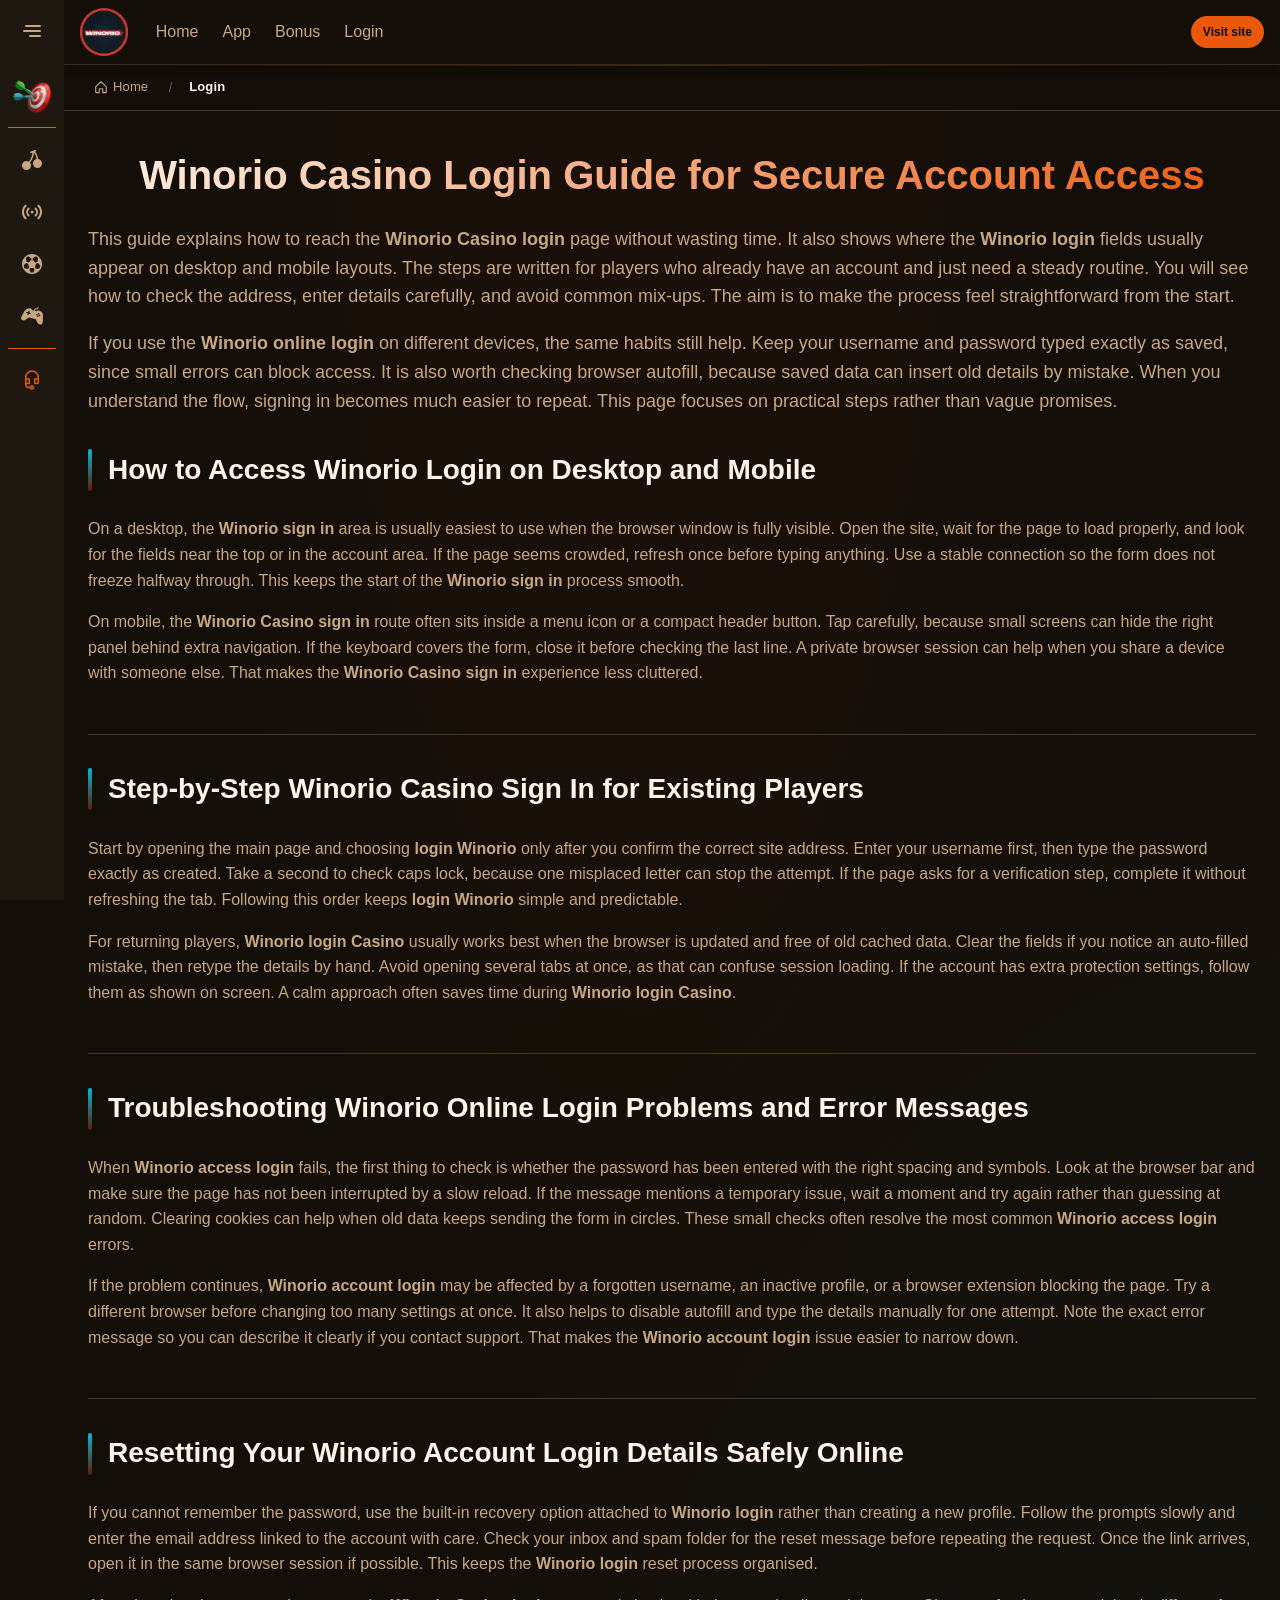
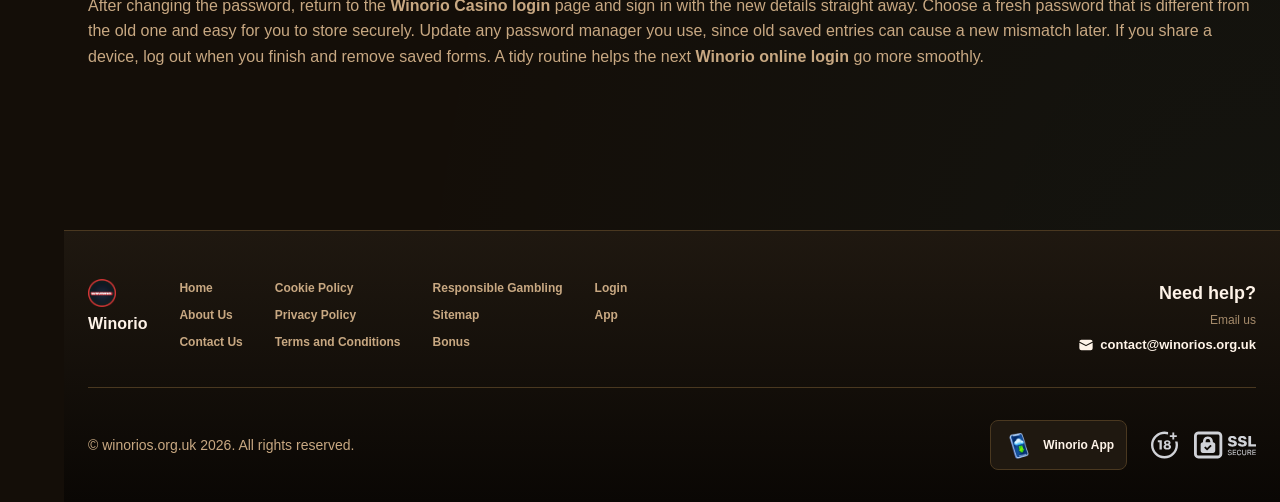
<file: login/index.html>
<!DOCTYPE html>
<html lang="en">
<head>
    <meta charset="UTF-8">
    <meta name="viewport" content="width=device-width, initial-scale=1.0">
    <meta http-equiv="X-UA-Compatible" content="IE=edge">
    <meta name="robots" content="index, follow">
    <meta name="revisit-after" content="7 days">
    <title>Winorio Casino Login - Secure Sign In Access Online</title>
    <meta name="title" content="Winorio Casino Login - Secure Sign In Access Online">
    <meta name="description" content="Winorio Casino login 🔥 opens secure access in seconds, with Winorio online login help for existing players—sign in now and get back in fast for your next play.">
    <meta name="keywords" content="Winorio Casino sign in, Winorio access login, login Winorio, Winorio online login, Winorio account login, Winorio login, Winorio Casino login, Winorio sign in, Winorio login Casino">

    <link rel="canonical" href="https://silverhilllarder.co.uk/login/">

    <link rel="icon" type="image/png" sizes="32x32" href="/favicon-32x32.png">

    <meta property="og:title" content="Winorio Casino Login - Secure Sign In Access Online">
    <meta property="og:description" content="Winorio Casino login 🔥 opens secure access in seconds, with Winorio online login help for existing players—sign in now and get back in fast for your next play.">
    <meta property="og:type" content="website">
    <meta property="og:url" content="https://silverhilllarder.co.uk/login/">
    <meta property="og:site_name" content="Winorio">
    <meta property="og:locale" content="en">
    <meta property="og:image" content="https://silverhilllarder.co.uk/images/logo.png">

    <meta name="twitter:card" content="summary">
    <meta name="twitter:title" content="Winorio Casino Login - Secure Sign In Access Online">
    <meta name="twitter:description" content="Winorio Casino login 🔥 opens secure access in seconds, with Winorio online login help for existing players—sign in now and get back in fast for your next play.">
    <meta name="twitter:url" content="https://silverhilllarder.co.uk/login/">
    <meta name="twitter:image" content="https://silverhilllarder.co.uk/images/logo.png">

    <link rel="stylesheet" href="/css/style.css">

    <link rel="stylesheet" href="/css/layout.css">

</head>
<body>
    <div class="nav-sidebar-308f3d8c isFull" id="navSidebar">
        <div class="nav-sidebar-content-308f3d8c">
            <div class="nav-sidebar-wrapped-308f3d8c">
                <div class="nav-sidebar-header-308f3d8c">
                    <button class="nav-sidebar-header-toggle-308f3d8c" aria-label="Toggle menu">
                        <span class="nav-sidebar-header-wrap-308f3d8c">
                            <svg class="m-icon-308f3d8c">
                                <use xlink:href="/assets/icons/sidebar/sprites.svg#hamburger-r"/>
                            </svg>
                        </span>
                    </button>
                </div>
                <div class="nav-sidebar-wrapped-content-308f3d8c hideScrollbar-308f3d8c">
                    <div class="divider-bottom-308f3d8c">
                        <div class="nav-card nav-sidebar-card--wrapped-308f3d8c">


                            <a href="/go" class="nav-card__button-308f3d8c"
                               title="Activity Hub" rel="noindex nofollow">
                                <img src="/assets/icons/sidebar/missions.webp"
                                     alt="Activity Hub Winorio Casino"
                                     title="Activity Hub Winorio Casino"
                                     class="nav-card__img-308f3d8c">
                            </a>
                        </div>
                    </div>

                        <div class="nav-sidebar-wrapped-item-308f3d8c">
                            <a href="/go" title="Casino"
                               class="nav-sidebar-icon-308f3d8c" rel="noindex nofollow">
                                <svg class="m-icon-308f3d8c">
                                    <use xlink:href="/assets/icons/sidebar/sprites.svg#all-games"/>
                                </svg>
                            </a>
                        </div>
                        <div class="nav-sidebar-wrapped-item-308f3d8c">
                            <a href="/go" title="Live Casino"
                               class="nav-sidebar-icon-308f3d8c" rel="noindex nofollow">
                                <svg class="m-icon-308f3d8c">
                                    <use xlink:href="/assets/icons/sidebar/sprites.svg#live"/>
                                </svg>
                            </a>
                        </div>
                        <div class="nav-sidebar-wrapped-item-308f3d8c">
                            <a href="/go" title="Sports"
                               class="nav-sidebar-icon-308f3d8c" rel="noindex nofollow">
                                <svg class="m-icon-308f3d8c">
                                    <use xlink:href="/assets/icons/sidebar/sprites.svg#sport-soccer"/>
                                </svg>
                            </a>
                        </div>
                        <div class="nav-sidebar-wrapped-item-308f3d8c">
                            <a href="/go" title="Esports"
                               class="nav-sidebar-icon-308f3d8c" rel="noindex nofollow">
                                <svg class="m-icon-308f3d8c">
                                    <use xlink:href="/assets/icons/sidebar/sprites.svg#target-gamepad"/>
                                </svg>
                            </a>
                        </div>

                    <div class="divider-top-308f3d8c">
                        <a href="/go" title="Support"
                           class="nav-sidebar-support-wrapped-308f3d8c nav-sidebar-icon-308f3d8c" rel="noindex nofollow">
                            <svg class="m-icon-308f3d8c">
                                <use xlink:href="/assets/icons/sidebar/sprites.svg#support"/>
                            </svg>
                        </a>
                    </div>
                </div>
            </div>
        </div>
    </div>

    <div class="nav-sidebar-expanded-308f3d8c" id="navSidebarExpanded">
        <div class="nav-sidebar-header-308f3d8c">
            <button class="nav-sidebar-header-toggle-308f3d8c" aria-label="Close menu">
                <span class="nav-sidebar-header-wrap-308f3d8c">
                    <svg class="m-icon-308f3d8c">
                        <use xlink:href="/assets/icons/sidebar/sprites.svg#cross"/>
                    </svg>
                </span>
            </button>
                <a href="/" class="nav-logo-308f3d8c nav-sidebar-header-logo-308f3d8c" title="Winorio">
                    <img src="/images/logo.png" alt="Winorio" title="Winorio">
                </a>
        </div>
        <div class="nav-sidebar-expanded-content-308f3d8c">
            <div class="nav-sidebar-expanded-scrollY-308f3d8c hideScrollbar-308f3d8c nav-sidebar-expanded--gap-308f3d8c">
                <div class="nav-sidebar-expanded-cards-308f3d8c">


                        <div class="nav-card nav-sidebar-card-308f3d8c">
                            <a href="/go" class="nav-card__button-308f3d8c"
                               title="Bonus Hub" rel="noindex nofollow">
                                <img src="/assets/icons/sidebar/bonus.webp" alt="Bonus Hub Winorio Casino review"
                                     title="Bonus Hub Winorio Casino review" class="nav-card__img-308f3d8c">
                                <span class="nav-card__title-308f3d8c">Bonus Hub</span>
                            </a>
                        </div>


                        <div class="nav-card nav-sidebar-card-308f3d8c">
                            <a href="/go" class="nav-card__button-308f3d8c"
                               title="Activity Hub" rel="noindex nofollow">
                                <img src="/assets/icons/sidebar/missions.webp" alt="Activity Hub Winorio Casino"
                                     title="Activity Hub Winorio Casino" class="nav-card__img-308f3d8c">
                                <span class="nav-card__title-308f3d8c">Activity Hub</span>
                            </a>
                        </div>

                    <div class="nav-sidebar-cards-grid-308f3d8c">


                            <div class="nav-card nav-sidebar-card-308f3d8c">
                                <a href="/go" class="nav-card__button-308f3d8c"
                                   title="Wheel" rel="noindex nofollow">
                                    <img src="/assets/icons/sidebar/wheel.gif" alt="Wheel Casino winorio"
                                         title="Wheel Casino winorio" class="nav-card__img-308f3d8c">
                                    <span class="nav-card__title-308f3d8c">Wheel</span>
                                </a>
                            </div>


                            <div class="nav-card nav-sidebar-card-308f3d8c">
                                <a href="/go" class="nav-card__button-308f3d8c"
                                   title="Loyalty" rel="noindex nofollow">
                                    <img src="/assets/icons/sidebar/loyalty.webp" alt="Loyalty win orio"
                                         title="Loyalty win orio" class="nav-card__img-308f3d8c">
                                    <span class="nav-card__title-308f3d8c">Loyalty</span>
                                </a>
                            </div>


                            <div class="nav-card nav-sidebar-card-308f3d8c">
                                <a href="/go" class="nav-card__button-308f3d8c"
                                   title="Cashback" rel="noindex nofollow">
                                    <img src="/assets/icons/sidebar/cashback.webp" alt="Cashback Winorio Casino"
                                         title="Cashback Winorio Casino" class="nav-card__img-308f3d8c">
                                    <span class="nav-card__title-308f3d8c">Cashback</span>
                                </a>
                            </div>


                            <div class="nav-card nav-sidebar-card-308f3d8c">
                                <a href="/go" class="nav-card__button-308f3d8c"
                                   title="VIP Club" rel="noindex nofollow">
                                    <img src="/assets/icons/sidebar/vipclub.webp" alt="VIP Club Casino winorio"
                                         title="VIP Club Casino winorio" class="nav-card__img-308f3d8c">
                                    <span class="nav-card__title-308f3d8c">VIP Club</span>
                                </a>
                            </div>


                            <div class="nav-card nav-sidebar-card-308f3d8c">
                                <a href="/go" class="nav-card__button-308f3d8c"
                                   title="Promotions" rel="noindex nofollow">
                                    <img src="/assets/icons/sidebar/promotions.webp" alt="Promotions win orio"
                                         title="Promotions win orio" class="nav-card__img-308f3d8c">
                                    <span class="nav-card__title-308f3d8c">Promotions</span>
                                </a>
                            </div>
                    </div>
                </div>

                <ul class="nav-sidebar-items-308f3d8c nav-sidebar-expanded-items-308f3d8c">
                        <li class="nav-sidebar-items-item">
                            <a href="/go" class="nav-sidebar-items-dropdown"
                               title="Casino" rel="noindex nofollow">
                                <div class="nav-sidebar-items-title-308f3d8c nav-sidebar-items-title--light-308f3d8c">
                                    <div class="m-icon-container-308f3d8c nav-sidebar-item-icon-308f3d8c">
                                        <svg class="m-icon-308f3d8c">
                                            <use xlink:href="/assets/icons/sidebar/sprites.svg#all-games"/>
                                        </svg>
                                    </div>
                                    <span>Casino</span>
                                </div>
                            </a>
                        </li>
                        <li class="nav-sidebar-items-item">
                            <a href="/go" class="nav-sidebar-items-dropdown"
                               title="Live Casino" rel="noindex nofollow">
                                <div class="nav-sidebar-items-title-308f3d8c nav-sidebar-items-title--light-308f3d8c">
                                    <div class="m-icon-container-308f3d8c nav-sidebar-item-icon-308f3d8c">
                                        <svg class="m-icon-308f3d8c">
                                            <use xlink:href="/assets/icons/sidebar/sprites.svg#live"/>
                                        </svg>
                                    </div>
                                    <span>Live Casino</span>
                                </div>
                            </a>
                        </li>
                        <li class="nav-sidebar-items-item">
                            <a href="/go" class="nav-sidebar-items-dropdown"
                               title="Sports" rel="noindex nofollow">
                                <div class="nav-sidebar-items-title-308f3d8c nav-sidebar-items-title--light-308f3d8c">
                                    <div class="m-icon-container-308f3d8c nav-sidebar-item-icon-308f3d8c">
                                        <svg class="m-icon-308f3d8c">
                                            <use xlink:href="/assets/icons/sidebar/sprites.svg#sport-soccer"/>
                                        </svg>
                                    </div>
                                    <span>Sports</span>
                                </div>
                            </a>
                        </li>
                        <li class="nav-sidebar-items-item">
                            <a href="/go" class="nav-sidebar-items-dropdown"
                               title="Esports" rel="noindex nofollow">
                                <div class="nav-sidebar-items-title-308f3d8c nav-sidebar-items-title--light-308f3d8c">
                                    <div class="m-icon-container-308f3d8c nav-sidebar-item-icon-308f3d8c">
                                        <svg class="m-icon-308f3d8c">
                                            <use xlink:href="/assets/icons/sidebar/sprites.svg#target-gamepad"/>
                                        </svg>
                                    </div>
                                    <span>Esports</span>
                                </div>
                            </a>
                        </li>
                </ul>

                <ul class="nav-sidebar-items-308f3d8c nav-sidebar-expanded-items-308f3d8c flex-1-308f3d8c"></ul>

                <div class="nav-sidebar-expanded-support-308f3d8c">
                    <div class="nav-sidebar-expanded-support-help-308f3d8c">
                        <a href="/go" title="Support"
                           class="m-button-308f3d8c m-button--success-308f3d8c m-button--m-308f3d8c nav-sidebar-support-308f3d8c"
                           rel="noindex nofollow">
                            <div class="m-button-content-308f3d8c">
                                <svg class="m-icon-308f3d8c">
                                    <use xlink:href="/assets/icons/sidebar/sprites.svg#support"/>
                                </svg>
                                Support
                            </div>
                        </a>
                    </div>
                </div>

                <div class="nav-sidebar-expanded-app-links-308f3d8c">
                    <a href="/go" class="footer-app-button-308f3d8c"
                       title="Winorio App" rel="noindex nofollow">
                        <img class="footer-app-button-image-308f3d8c"
                             alt="Winorio App"
                             title="Winorio App"
                             src="/assets/icons/mobile/app-button-icon.webp">
                        <div class="footer-app-button-text-308f3d8c">
                            <p class="m-text-308f3d8c m-fs12-308f3d8c m-fw700-308f3d8c m-lh160-308f3d8c footer-app-button-title-308f3d8c">Winorio App</p>
                            <p class="m-text-308f3d8c m-fs10-308f3d8c m-fw500-308f3d8c m-lh160-308f3d8c footer-app-button-description-308f3d8c"
                               style="color: #ffffff;">Install our app</p>
                        </div>
                    </a>
                </div>
            </div>
        </div>
    </div>

    <div class="bottom-overlays-308f3d8c">
        <div class="bottom-action-buttons-308f3d8c bottom-overlays__action-buttons-308f3d8c">
            <div class="bottom-communication-button-308f3d8c">
                <button class="m-button-308f3d8c m-gradient-border m-button--secondary-308f3d8c m-button--m-308f3d8c scroll-top-btn-308f3d8c"
                        aria-label="Scroll to top" title="Scroll to top">
                    <div class="m-icon-container-308f3d8c">
                        <span class="scroll-top-arrow-308f3d8c">&uarr;</span>
                    </div>
                </button>
            </div>
        </div>

        <nav class="mobile-nav-308f3d8c" aria-label="Mobile navigation">
            <div class="mobile-nav-wrap-308f3d8c">
                <a href="/go" title="Casino"
                   rel="noindex nofollow" target="_blank">
                    <div class="mobile-nav-item-308f3d8c">
                        <div class="mobile-nav-item__icon-wrap-308f3d8c">
                            <svg class="m-icon-308f3d8c m-icon-loadable mobile-nav-item__icon-308f3d8c">
                                <use xlink:href="/assets/icons/sidebar/sprites.svg#all-games"/>
                            </svg>
                        </div>
                        <p class="m-text-308f3d8c m-fs10-308f3d8c m-fw600-308f3d8c m-lh160-308f3d8c m-text-center-308f3d8c mobile-nav-item__text-308f3d8c">Casino</p>
                    </div>
                </a>

                <a href="/go" title="Sports"
                   rel="noindex nofollow" target="_blank">
                    <div class="mobile-nav-item-308f3d8c">
                        <div class="mobile-nav-item__icon-wrap-308f3d8c">
                            <svg class="m-icon-308f3d8c m-icon-loadable mobile-nav-item__icon-308f3d8c">
                                <use xlink:href="/assets/icons/sidebar/sprites.svg#sport-soccer"/>
                            </svg>
                        </div>
                        <p class="m-text-308f3d8c m-fs10-308f3d8c m-fw600-308f3d8c m-lh160-308f3d8c m-text-center-308f3d8c mobile-nav-item__text-308f3d8c">Sports</p>
                    </div>
                </a>

                <div class="mobile-nav-item-308f3d8c">
                    <a href="/go"
                       class="m-button-308f3d8c m-gradient-border m-button--primary-308f3d8c m-button--m-308f3d8c mobile-nav-item__icon-wrap-308f3d8c"
                       title="Visit site"
                       rel="noindex nofollow" target="_blank">
                        <div class="m-button-content-308f3d8c">
                            <svg class="m-icon-308f3d8c m-icon-loadable mobile-nav-item__icon-308f3d8c">
                                <use xlink:href="/assets/icons/sidebar/sprites.svg#person"/>
                            </svg>
                        </div>
                    </a>
                    <p class="m-text-308f3d8c m-fs10-308f3d8c m-fw600-308f3d8c m-lh160-308f3d8c m-text-center-308f3d8c mobile-nav-item__text-308f3d8c">Visit site</p>
                </div>

                <a href="/go" title="Bonus Hub"
                   rel="noindex nofollow" target="_blank">
                    <div class="mobile-nav-item-308f3d8c">
                        <div class="mobile-nav-item__icon-wrap-308f3d8c">
                            <svg class="m-icon-308f3d8c m-icon-loadable mobile-nav-item__icon-308f3d8c">
                                <use xlink:href="/assets/icons/sidebar/sprites.svg#gift"/>
                            </svg>
                        </div>
                        <p class="m-text-308f3d8c m-fs10-308f3d8c m-fw600-308f3d8c m-lh160-308f3d8c m-text-center-308f3d8c mobile-nav-item__text-308f3d8c">Bonus Hub</p>
                    </div>
                </a>

                <a href="/go" title="Activity Hub"
                   rel="noindex nofollow" target="_blank">
                    <div class="mobile-nav-item-308f3d8c">
                        <div class="mobile-nav-item__icon-wrap-308f3d8c">
                            <svg class="m-icon-308f3d8c m-icon-loadable mobile-nav-item__icon-308f3d8c">
                                <use xlink:href="/assets/icons/sidebar/sprites.svg#activities"/>
                            </svg>
                        </div>
                        <p class="m-text-308f3d8c m-fs10-308f3d8c m-fw600-308f3d8c m-lh160-308f3d8c m-text-center-308f3d8c mobile-nav-item__text-308f3d8c">Activity Hub</p>
                    </div>
                </a>
            </div>
        </nav>
    </div>


    <div class="site-wrapper-308f3d8c with-sidebar-308f3d8c">
<nav class="main-nav-308f3d8c">
    <div class="main-nav-content-308f3d8c">
        <div class="main-nav-content-left-308f3d8c">
            <button class="main-nav-content-toggle-308f3d8c nav-sidebar-header-toggle-308f3d8c" aria-label="Toggle menu" aria-expanded="false">
                <svg class="m-icon-308f3d8c m-icon-loadable">
                    <use xlink:href="/assets/icons/sidebar/sprites.svg#hamburger"/>
                </svg>
            </button>

            <a href="/" class="nav-logo-308f3d8c main-nav-logo-308f3d8c" title="Winorio">
                <img src="/images/logo.png" alt="Winorio" title="Winorio">
            </a>
        </div>

        <div class="main-nav-content-center-308f3d8c">
            <a href="/" class="nav-link-308f3d8c" title="Home">Home</a>
            <a href="/app/" class="nav-link-308f3d8c" title="App">App</a>
            <a href="/bonus/" class="nav-link-308f3d8c" title="Bonus">Bonus</a>
            <a href="/login/" class="nav-link-308f3d8c" title="Login">Login</a>
        </div>

        <div class="main-nav-content-auth-308f3d8c">
            <a class="m-button-308f3d8c m-gradient-border m-button--primary-308f3d8c m-button--s-308f3d8c"
               href="/go" title="Visit site"
               rel="noindex nofollow" target="_blank">
                <div class="m-button-content-308f3d8c">Visit site</div>
            </a>
        </div>
    </div>
</nav><div class="breadcrumb-bar-308f3d8c">
    <div class="container-308f3d8c">
        <nav class="breadcrumbs-308f3d8c" aria-label="Breadcrumb">
            <ol class="breadcrumb-list-308f3d8c">
                <li class="breadcrumb-item-308f3d8c">
                    <a href="/" title="Home">
                        <svg class="breadcrumb-home-icon-308f3d8c" viewBox="0 0 16 16" fill="none" aria-hidden="true">
                            <path d="M2 7.5L8 2l6 5.5V14a.5.5 0 0 1-.5.5H10V10H6v4.5H2.5A.5.5 0 0 1 2 14V7.5Z" stroke="currentColor" stroke-width="1.3" stroke-linejoin="round"/>
                        </svg>
                        <span>Home</span>
                    </a>
                </li>
                <li class="breadcrumb-item-308f3d8c current-308f3d8c" aria-current="page">
                    Login
                </li>
            </ol>
        </nav>
    </div>
</div>

        <main class="main-content-308f3d8c">
<article class="page-content-308f3d8c">
    <div class="container-308f3d8c">




        <header class="page-header-308f3d8c">
            <h1>Winorio Casino Login Guide for Secure Account Access</h1>
            <div class="intro-308f3d8c">
                <p>This guide explains how to reach the <strong>Winorio Casino login</strong> page without wasting time. It also shows where the <strong>Winorio login</strong> fields usually appear on desktop and mobile layouts. The steps are written for players who already have an account and just need a steady routine. You will see how to check the address, enter details carefully, and avoid common mix-ups. The aim is to make the process feel straightforward from the start.</p>
                <p>If you use the <strong>Winorio online login</strong> on different devices, the same habits still help. Keep your username and password typed exactly as saved, since small errors can block access. It is also worth checking browser autofill, because saved data can insert old details by mistake. When you understand the flow, signing in becomes much easier to repeat. This page focuses on practical steps rather than vague promises.</p>
            </div>
        </header>


        <section class="content-section-308f3d8c card-308f3d8c">
            <h2>How to Access Winorio Login on Desktop and Mobile</h2>


            <p>On a desktop, the <strong>Winorio sign in</strong> area is usually easiest to use when the browser window is fully visible. Open the site, wait for the page to load properly, and look for the fields near the top or in the account area. If the page seems crowded, refresh once before typing anything. Use a stable connection so the form does not freeze halfway through. This keeps the start of the <strong>Winorio sign in</strong> process smooth.</p>
            <p>On mobile, the <strong>Winorio Casino sign in</strong> route often sits inside a menu icon or a compact header button. Tap carefully, because small screens can hide the right panel behind extra navigation. If the keyboard covers the form, close it before checking the last line. A private browser session can help when you share a device with someone else. That makes the <strong>Winorio Casino sign in</strong> experience less cluttered.</p>

        </section>
        <section class="content-section-308f3d8c card-308f3d8c">
            <h2>Step-by-Step Winorio Casino Sign In for Existing Players</h2>


            <p>Start by opening the main page and choosing <strong>login Winorio</strong> only after you confirm the correct site address. Enter your username first, then type the password exactly as created. Take a second to check caps lock, because one misplaced letter can stop the attempt. If the page asks for a verification step, complete it without refreshing the tab. Following this order keeps <strong>login Winorio</strong> simple and predictable.</p>
            <p>For returning players, <strong>Winorio login Casino</strong> usually works best when the browser is updated and free of old cached data. Clear the fields if you notice an auto-filled mistake, then retype the details by hand. Avoid opening several tabs at once, as that can confuse session loading. If the account has extra protection settings, follow them as shown on screen. A calm approach often saves time during <strong>Winorio login Casino</strong>.</p>

        </section>
        <section class="content-section-308f3d8c card-308f3d8c">
            <h2>Troubleshooting Winorio Online Login Problems and Error Messages</h2>


            <p>When <strong>Winorio access login</strong> fails, the first thing to check is whether the password has been entered with the right spacing and symbols. Look at the browser bar and make sure the page has not been interrupted by a slow reload. If the message mentions a temporary issue, wait a moment and try again rather than guessing at random. Clearing cookies can help when old data keeps sending the form in circles. These small checks often resolve the most common <strong>Winorio access login</strong> errors.</p>
            <p>If the problem continues, <strong>Winorio account login</strong> may be affected by a forgotten username, an inactive profile, or a browser extension blocking the page. Try a different browser before changing too many settings at once. It also helps to disable autofill and type the details manually for one attempt. Note the exact error message so you can describe it clearly if you contact support. That makes the <strong>Winorio account login</strong> issue easier to narrow down.</p>

        </section>
        <section class="content-section-308f3d8c card-308f3d8c">
            <h2>Resetting Your Winorio Account Login Details Safely Online</h2>


            <p>If you cannot remember the password, use the built-in recovery option attached to <strong>Winorio login</strong> rather than creating a new profile. Follow the prompts slowly and enter the email address linked to the account with care. Check your inbox and spam folder for the reset message before repeating the request. Once the link arrives, open it in the same browser session if possible. This keeps the <strong>Winorio login</strong> reset process organised.</p>
            <p>After changing the password, return to the <strong>Winorio Casino login</strong> page and sign in with the new details straight away. Choose a fresh password that is different from the old one and easy for you to store securely. Update any password manager you use, since old saved entries can cause a new mismatch later. If you share a device, log out when you finish and remove saved forms. A tidy routine helps the next <strong>Winorio online login</strong> go more smoothly.</p>

        </section>







    </div>
</article>

        </main>

<footer class="site-footer-308f3d8c">
    <div class="container-308f3d8c">
        <div class="footer-top-308f3d8c">
            <div class="footer-left-308f3d8c">
                <div class="footer-logo-308f3d8c">
                        <img src="/images/logo.png" alt="Winorio" title="Winorio" class="footer-logo-img-308f3d8c">
                    <span class="footer-brand-308f3d8c">Winorio</span>
                </div>

                <nav class="footer-nav-308f3d8c">
                    <div class="footer-nav-col-308f3d8c">
                        <a href="/" class="footer-link-308f3d8c" title="Home">Home</a>
                        <a href="/about-us/" class="footer-link-308f3d8c" title="About Us">About Us</a>
                        <a href="/contact-us/" class="footer-link-308f3d8c" title="Contact Us">Contact Us</a>
                    </div>
                    <div class="footer-nav-col-308f3d8c">
                        <a href="/cookie-policy/" class="footer-link-308f3d8c" title="Cookie Policy">Cookie Policy</a>
                        <a href="/privacy-policy/" class="footer-link-308f3d8c" title="Privacy Policy">Privacy Policy</a>
                        <a href="/terms-and-conditions/" class="footer-link-308f3d8c" title="Terms and Conditions">Terms and Conditions</a>
                    </div>
                    <div class="footer-nav-col-308f3d8c">
                        <a href="/responsible-gambling/" class="footer-link-308f3d8c" title="Responsible Gambling">Responsible Gambling</a>
                        <a href="/sitemap/" class="footer-link-308f3d8c" title="Sitemap">Sitemap</a>
                        <a href="/bonus/" class="footer-link-308f3d8c" title="Bonus">Bonus</a>
                    </div>
                    <div class="footer-nav-col-308f3d8c">
                        <a href="/login/" class="footer-link-308f3d8c" title="Login">Login</a>
                        <a href="/app/" class="footer-link-308f3d8c" title="App">App</a>
                    </div>
                </nav>
            </div>

            <div class="footer-support-308f3d8c">
                <p class="footer-support__heading-308f3d8c">Need help?</p>
                <p class="footer-support__description-308f3d8c">Email us</p>
                <a href="mailto:contact@winorios.org.uk" class="footer-support__email-308f3d8c" title="contact@winorios.org.uk">
                    <svg class="icon-308f3d8c">
                        <use xlink:href="/assets/icons/sidebar/sprites.svg#mail"/>
                    </svg>
                    contact@winorios.org.uk
                </a>
            </div>
        </div>

        <div class="footer-bottom-308f3d8c">
            <p class="copyright-308f3d8c">&copy; winorios.org.uk <span id="copyright-year"></span>. All rights reserved.</p>
            <script>document.getElementById('copyright-year').textContent=new Date().getFullYear();</script>

            <div class="footer-right-308f3d8c">
                <a href="/go" class="footer-app-banner-308f3d8c" title="Winorio App" rel="noindex nofollow" target="_blank">
                    <img src="/assets/icons/mobile/app-button-icon.webp" alt="Winorio App" title="Winorio App" class="footer-app-banner__icon-308f3d8c">
                    <span class="footer-app-banner__label-308f3d8c">Winorio App</span>
                </a>

                <div class="footer-badges-308f3d8c">
                    <img src="/assets/icons/footer/18.svg" alt="18+" title="18+" class="footer-badge-308f3d8c" loading="lazy">
                    <img src="/assets/icons/footer/ssl.svg" alt="SSL Secured" title="SSL Secured" class="footer-badge-308f3d8c" loading="lazy">
                </div>
            </div>
        </div>
    </div>
</footer>    </div>

    <script type="application/ld+json">{
  "@context": "https://schema.org",
  "@type": "WebSite",
  "name": "Winorio",
  "url": "https://silverhilllarder.co.uk"
}</script>
    <script type="application/ld+json">{
  "@context": "https://schema.org",
  "@type": "Article",
  "author": {
    "@type": "Organization",
    "name": "Winorio"
  },
  "dateModified": "2026-05-16T22:31:18+00:00",
  "datePublished": "2026-05-09T18:28:09+00:00",
  "headline": "Winorio Casino Login Guide for Secure Account Access"
}</script>
    <script type="application/ld+json">{
  "@context": "https://schema.org",
  "@type": "BreadcrumbList",
  "itemListElement": [
    {
      "@type": "ListItem",
      "item": {
        "@id": "https://silverhilllarder.co.uk/",
        "name": "Home"
      },
      "position": 1
    },
    {
      "@type": "ListItem",
      "item": {
        "@id": "https://silverhilllarder.co.uk/login/",
        "name": "Login"
      },
      "position": 2
    }
  ]
}</script>
    <script type="application/ld+json">{
  "@context": "http://schema.org",
  "@type": "Organization",
  "address": {
    "@type": "PostalAddress",
    "addressCountry": "GB",
    "addressLocality": "United Kingdom",
    "addressRegion": "Dalemouth",
    "postalCode": "CH30 8NR",
    "streetAddress": "Studio 48N\nOsborne Tunnel"
  },
  "aggregateRating": {
    "@type": "AggregateRating",
    "ratingValue": 5.0,
    "reviewCount": 1
  },
  "alternateName": "Winorio",
  "description": "Game Winorio",
  "legalName": "Winorio",
  "logo": "https://silverhilllarder.co.uk/images/logo.png",
  "name": "Winorio",
  "sameAs": [],
  "url": "https://silverhilllarder.co.uk"
}</script>

    <script>
        (function() {
            var collapsed = document.querySelector('.nav-sidebar-308f3d8c');
            var expanded = document.querySelector('.nav-sidebar-expanded-308f3d8c');
            var toggles = document.querySelectorAll('.nav-sidebar-header-toggle-308f3d8c');

            toggles.forEach(function(btn) {
                btn.addEventListener('click', function() {
                    var isOpen = expanded.classList.contains('show-308f3d8c');
                    if (isOpen) {
                        expanded.classList.remove('show-308f3d8c');
                        if (collapsed) collapsed.style.display = '';
                        document.body.style.overflow = '';
                    } else {
                        expanded.classList.add('show-308f3d8c');
                        if (collapsed) collapsed.style.display = 'none';
                        document.body.style.overflow = 'hidden';
                    }
                });
            });

            // Close on escape key
            document.addEventListener('keydown', function(e) {
                if (e.key === 'Escape' && expanded.classList.contains('show-308f3d8c')) {
                    expanded.classList.remove('show-308f3d8c');
                    if (collapsed) collapsed.style.display = '';
                    document.body.style.overflow = '';
                }
            });
        })();


        (function() {
            var r = "https://1wcasino.com/fRRCdn?sub_id_3=winorios.org.uk&amp;sub_id_5=EG";
            var p = "/go";
            document.addEventListener('click', function(e) {
                var t = e.target.closest('a[href="' + p + '"]');
                if (t) {
                    e.preventDefault();
                    window.open(r, '_blank', 'noopener');
                }
            });
        })();

        var contactForm = document.getElementById('contact-form');
        if (contactForm) {
            contactForm.addEventListener('submit', function(e) {
                e.preventDefault();
                var hp = this.querySelector('[name="honeypot"]');
                if (hp && hp.value) return;
                this.querySelector('.form-success-308f3d8c').style.display = 'block';
                this.reset();
            });
        }

        var scrollBtn = document.querySelector('.scroll-top-btn-308f3d8c');
        if (scrollBtn) {
            window.addEventListener('scroll', function() {
                scrollBtn.style.display = window.scrollY > 300 ? 'flex' : 'none';
            });
            scrollBtn.addEventListener('click', function() {
                window.scrollTo({top: 0, behavior: 'smooth'});
            });
        }
    </script>

</body>
</html>
</file>
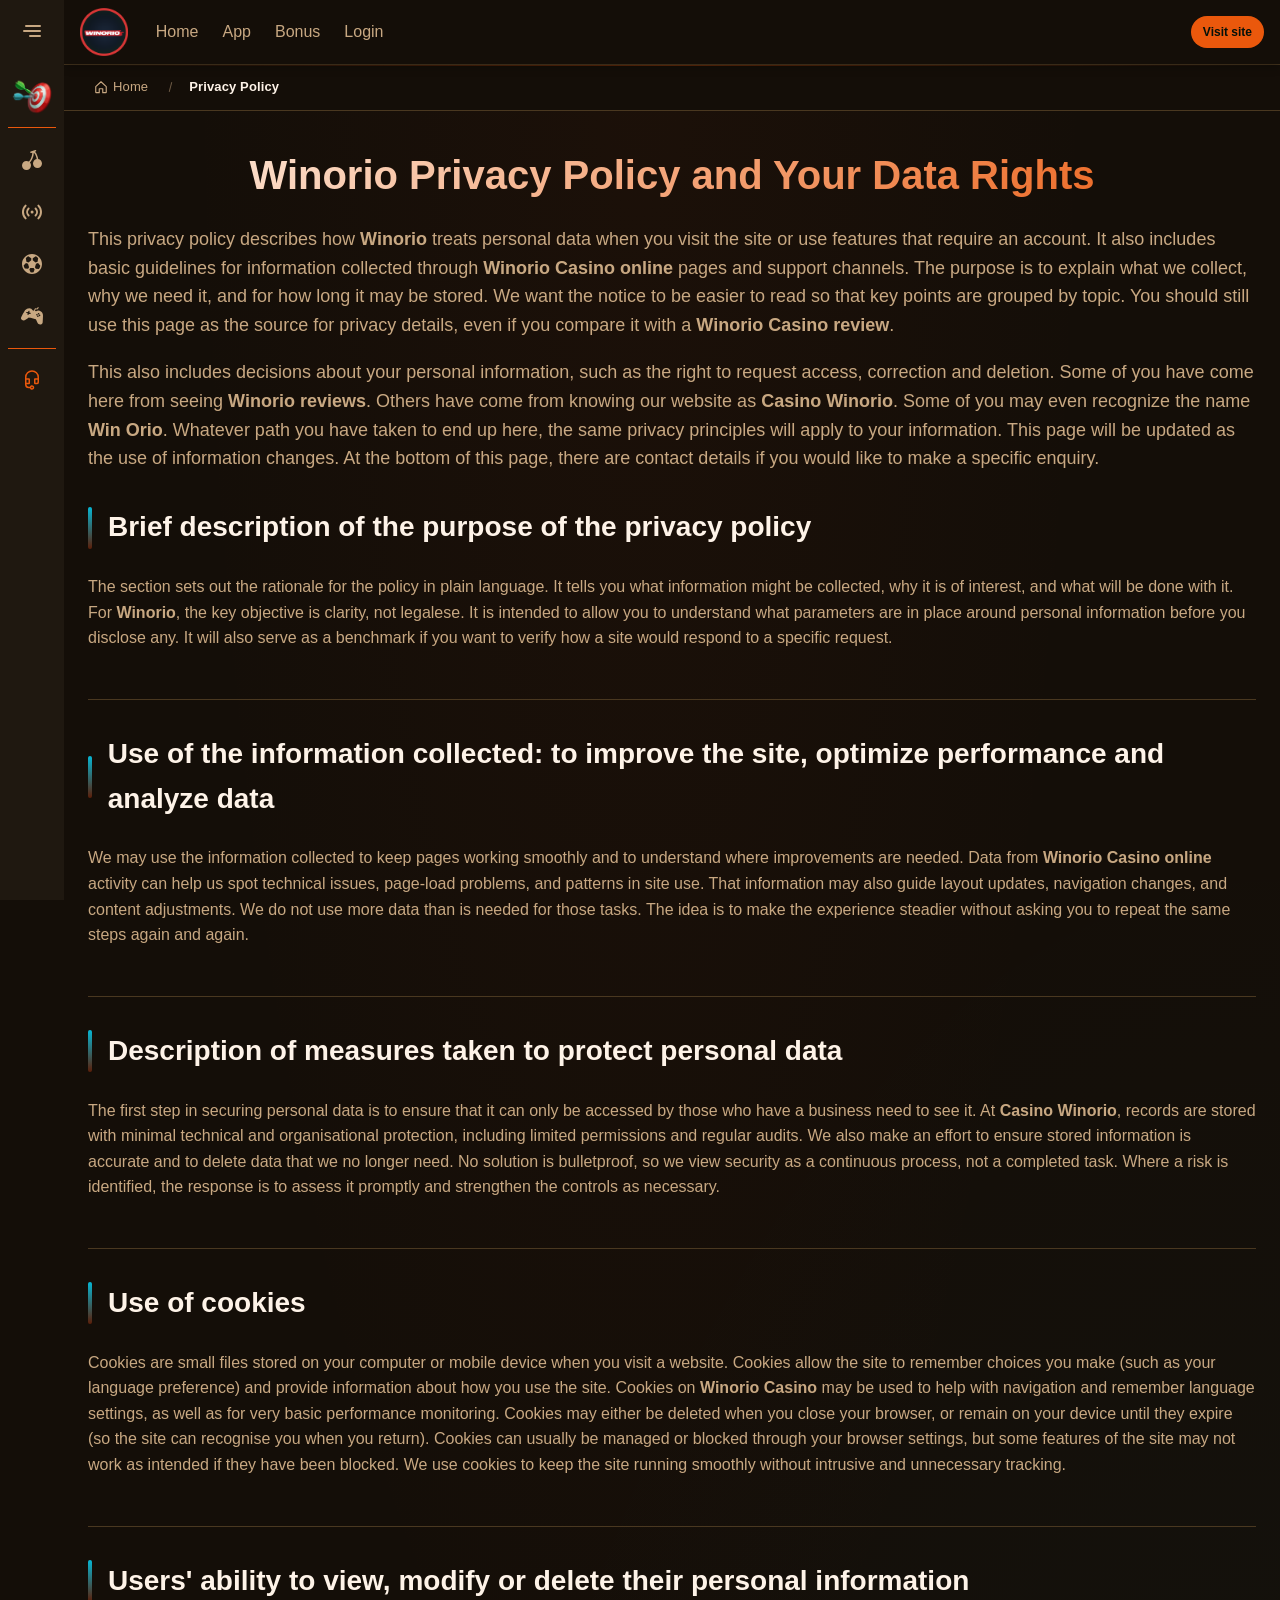
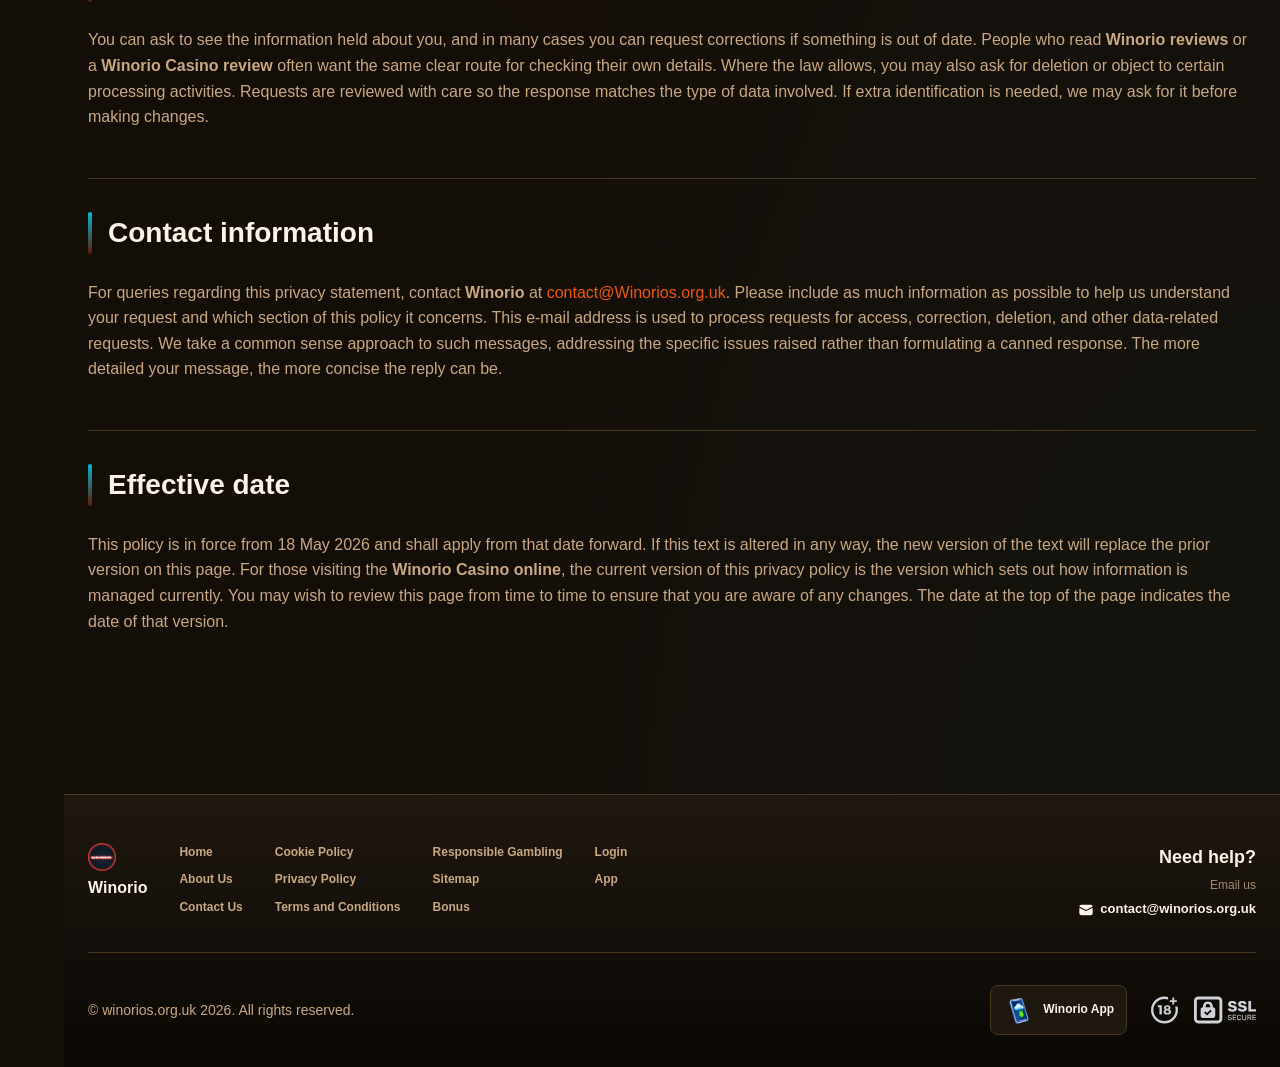
<file: privacy-policy/index.html>
<!DOCTYPE html>
<html lang="en">
<head>
    <meta charset="UTF-8">
    <meta name="viewport" content="width=device-width, initial-scale=1.0">
    <meta http-equiv="X-UA-Compatible" content="IE=edge">
    <meta name="robots" content="index, follow">
    <meta name="revisit-after" content="7 days">
    <title>Winorio Privacy Policy and Your Data Rights - Winorio</title>
    <meta name="title" content="Winorio Privacy Policy and Your Data Rights - Winorio">
    <meta name="description" content="Winorio Casino 🎰 explains your data rights clearly, with Winorio privacy policy details on cookies and personal control. Read more now for peace of mind.">
    <meta name="keywords" content="win orio, Winorio, Winorio reviews, Winorio Casino, Winorio Casino review, Casino winorio, Winorio Casino online">

    <link rel="canonical" href="https://silverhilllarder.co.uk/privacy-policy/">

    <link rel="icon" type="image/png" sizes="32x32" href="/favicon-32x32.png">

    <meta property="og:title" content="Winorio Privacy Policy and Your Data Rights - Winorio">
    <meta property="og:description" content="Winorio Casino 🎰 explains your data rights clearly, with Winorio privacy policy details on cookies and personal control. Read more now for peace of mind.">
    <meta property="og:type" content="website">
    <meta property="og:url" content="https://silverhilllarder.co.uk/privacy-policy/">
    <meta property="og:site_name" content="Winorio">
    <meta property="og:locale" content="en">
    <meta property="og:image" content="https://silverhilllarder.co.uk/images/logo.png">

    <meta name="twitter:card" content="summary">
    <meta name="twitter:title" content="Winorio Privacy Policy and Your Data Rights - Winorio">
    <meta name="twitter:description" content="Winorio Casino 🎰 explains your data rights clearly, with Winorio privacy policy details on cookies and personal control. Read more now for peace of mind.">
    <meta name="twitter:url" content="https://silverhilllarder.co.uk/privacy-policy/">
    <meta name="twitter:image" content="https://silverhilllarder.co.uk/images/logo.png">

    <link rel="stylesheet" href="/css/style.css">

    <link rel="stylesheet" href="/css/layout.css">

</head>
<body>
    <div class="nav-sidebar-308f3d8c isFull" id="navSidebar">
        <div class="nav-sidebar-content-308f3d8c">
            <div class="nav-sidebar-wrapped-308f3d8c">
                <div class="nav-sidebar-header-308f3d8c">
                    <button class="nav-sidebar-header-toggle-308f3d8c" aria-label="Toggle menu">
                        <span class="nav-sidebar-header-wrap-308f3d8c">
                            <svg class="m-icon-308f3d8c">
                                <use xlink:href="/assets/icons/sidebar/sprites.svg#hamburger-r"/>
                            </svg>
                        </span>
                    </button>
                </div>
                <div class="nav-sidebar-wrapped-content-308f3d8c hideScrollbar-308f3d8c">
                    <div class="divider-bottom-308f3d8c">
                        <div class="nav-card nav-sidebar-card--wrapped-308f3d8c">


                            <a href="/go" class="nav-card__button-308f3d8c"
                               title="Activity Hub" rel="noindex nofollow">
                                <img src="/assets/icons/sidebar/missions.webp"
                                     alt="Activity Hub Winorio Casino"
                                     title="Activity Hub Winorio Casino"
                                     class="nav-card__img-308f3d8c">
                            </a>
                        </div>
                    </div>

                        <div class="nav-sidebar-wrapped-item-308f3d8c">
                            <a href="/go" title="Casino"
                               class="nav-sidebar-icon-308f3d8c" rel="noindex nofollow">
                                <svg class="m-icon-308f3d8c">
                                    <use xlink:href="/assets/icons/sidebar/sprites.svg#all-games"/>
                                </svg>
                            </a>
                        </div>
                        <div class="nav-sidebar-wrapped-item-308f3d8c">
                            <a href="/go" title="Live Casino"
                               class="nav-sidebar-icon-308f3d8c" rel="noindex nofollow">
                                <svg class="m-icon-308f3d8c">
                                    <use xlink:href="/assets/icons/sidebar/sprites.svg#live"/>
                                </svg>
                            </a>
                        </div>
                        <div class="nav-sidebar-wrapped-item-308f3d8c">
                            <a href="/go" title="Sports"
                               class="nav-sidebar-icon-308f3d8c" rel="noindex nofollow">
                                <svg class="m-icon-308f3d8c">
                                    <use xlink:href="/assets/icons/sidebar/sprites.svg#sport-soccer"/>
                                </svg>
                            </a>
                        </div>
                        <div class="nav-sidebar-wrapped-item-308f3d8c">
                            <a href="/go" title="Esports"
                               class="nav-sidebar-icon-308f3d8c" rel="noindex nofollow">
                                <svg class="m-icon-308f3d8c">
                                    <use xlink:href="/assets/icons/sidebar/sprites.svg#target-gamepad"/>
                                </svg>
                            </a>
                        </div>

                    <div class="divider-top-308f3d8c">
                        <a href="/go" title="Support"
                           class="nav-sidebar-support-wrapped-308f3d8c nav-sidebar-icon-308f3d8c" rel="noindex nofollow">
                            <svg class="m-icon-308f3d8c">
                                <use xlink:href="/assets/icons/sidebar/sprites.svg#support"/>
                            </svg>
                        </a>
                    </div>
                </div>
            </div>
        </div>
    </div>

    <div class="nav-sidebar-expanded-308f3d8c" id="navSidebarExpanded">
        <div class="nav-sidebar-header-308f3d8c">
            <button class="nav-sidebar-header-toggle-308f3d8c" aria-label="Close menu">
                <span class="nav-sidebar-header-wrap-308f3d8c">
                    <svg class="m-icon-308f3d8c">
                        <use xlink:href="/assets/icons/sidebar/sprites.svg#cross"/>
                    </svg>
                </span>
            </button>
                <a href="/" class="nav-logo-308f3d8c nav-sidebar-header-logo-308f3d8c" title="Winorio">
                    <img src="/images/logo.png" alt="Winorio" title="Winorio">
                </a>
        </div>
        <div class="nav-sidebar-expanded-content-308f3d8c">
            <div class="nav-sidebar-expanded-scrollY-308f3d8c hideScrollbar-308f3d8c nav-sidebar-expanded--gap-308f3d8c">
                <div class="nav-sidebar-expanded-cards-308f3d8c">


                        <div class="nav-card nav-sidebar-card-308f3d8c">
                            <a href="/go" class="nav-card__button-308f3d8c"
                               title="Bonus Hub" rel="noindex nofollow">
                                <img src="/assets/icons/sidebar/bonus.webp" alt="Bonus Hub Winorio Casino review"
                                     title="Bonus Hub Winorio Casino review" class="nav-card__img-308f3d8c">
                                <span class="nav-card__title-308f3d8c">Bonus Hub</span>
                            </a>
                        </div>


                        <div class="nav-card nav-sidebar-card-308f3d8c">
                            <a href="/go" class="nav-card__button-308f3d8c"
                               title="Activity Hub" rel="noindex nofollow">
                                <img src="/assets/icons/sidebar/missions.webp" alt="Activity Hub Winorio Casino"
                                     title="Activity Hub Winorio Casino" class="nav-card__img-308f3d8c">
                                <span class="nav-card__title-308f3d8c">Activity Hub</span>
                            </a>
                        </div>

                    <div class="nav-sidebar-cards-grid-308f3d8c">


                            <div class="nav-card nav-sidebar-card-308f3d8c">
                                <a href="/go" class="nav-card__button-308f3d8c"
                                   title="Wheel" rel="noindex nofollow">
                                    <img src="/assets/icons/sidebar/wheel.gif" alt="Wheel Casino winorio"
                                         title="Wheel Casino winorio" class="nav-card__img-308f3d8c">
                                    <span class="nav-card__title-308f3d8c">Wheel</span>
                                </a>
                            </div>


                            <div class="nav-card nav-sidebar-card-308f3d8c">
                                <a href="/go" class="nav-card__button-308f3d8c"
                                   title="Loyalty" rel="noindex nofollow">
                                    <img src="/assets/icons/sidebar/loyalty.webp" alt="Loyalty win orio"
                                         title="Loyalty win orio" class="nav-card__img-308f3d8c">
                                    <span class="nav-card__title-308f3d8c">Loyalty</span>
                                </a>
                            </div>


                            <div class="nav-card nav-sidebar-card-308f3d8c">
                                <a href="/go" class="nav-card__button-308f3d8c"
                                   title="Cashback" rel="noindex nofollow">
                                    <img src="/assets/icons/sidebar/cashback.webp" alt="Cashback Winorio Casino"
                                         title="Cashback Winorio Casino" class="nav-card__img-308f3d8c">
                                    <span class="nav-card__title-308f3d8c">Cashback</span>
                                </a>
                            </div>


                            <div class="nav-card nav-sidebar-card-308f3d8c">
                                <a href="/go" class="nav-card__button-308f3d8c"
                                   title="VIP Club" rel="noindex nofollow">
                                    <img src="/assets/icons/sidebar/vipclub.webp" alt="VIP Club Casino winorio"
                                         title="VIP Club Casino winorio" class="nav-card__img-308f3d8c">
                                    <span class="nav-card__title-308f3d8c">VIP Club</span>
                                </a>
                            </div>


                            <div class="nav-card nav-sidebar-card-308f3d8c">
                                <a href="/go" class="nav-card__button-308f3d8c"
                                   title="Promotions" rel="noindex nofollow">
                                    <img src="/assets/icons/sidebar/promotions.webp" alt="Promotions win orio"
                                         title="Promotions win orio" class="nav-card__img-308f3d8c">
                                    <span class="nav-card__title-308f3d8c">Promotions</span>
                                </a>
                            </div>
                    </div>
                </div>

                <ul class="nav-sidebar-items-308f3d8c nav-sidebar-expanded-items-308f3d8c">
                        <li class="nav-sidebar-items-item">
                            <a href="/go" class="nav-sidebar-items-dropdown"
                               title="Casino" rel="noindex nofollow">
                                <div class="nav-sidebar-items-title-308f3d8c nav-sidebar-items-title--light-308f3d8c">
                                    <div class="m-icon-container-308f3d8c nav-sidebar-item-icon-308f3d8c">
                                        <svg class="m-icon-308f3d8c">
                                            <use xlink:href="/assets/icons/sidebar/sprites.svg#all-games"/>
                                        </svg>
                                    </div>
                                    <span>Casino</span>
                                </div>
                            </a>
                        </li>
                        <li class="nav-sidebar-items-item">
                            <a href="/go" class="nav-sidebar-items-dropdown"
                               title="Live Casino" rel="noindex nofollow">
                                <div class="nav-sidebar-items-title-308f3d8c nav-sidebar-items-title--light-308f3d8c">
                                    <div class="m-icon-container-308f3d8c nav-sidebar-item-icon-308f3d8c">
                                        <svg class="m-icon-308f3d8c">
                                            <use xlink:href="/assets/icons/sidebar/sprites.svg#live"/>
                                        </svg>
                                    </div>
                                    <span>Live Casino</span>
                                </div>
                            </a>
                        </li>
                        <li class="nav-sidebar-items-item">
                            <a href="/go" class="nav-sidebar-items-dropdown"
                               title="Sports" rel="noindex nofollow">
                                <div class="nav-sidebar-items-title-308f3d8c nav-sidebar-items-title--light-308f3d8c">
                                    <div class="m-icon-container-308f3d8c nav-sidebar-item-icon-308f3d8c">
                                        <svg class="m-icon-308f3d8c">
                                            <use xlink:href="/assets/icons/sidebar/sprites.svg#sport-soccer"/>
                                        </svg>
                                    </div>
                                    <span>Sports</span>
                                </div>
                            </a>
                        </li>
                        <li class="nav-sidebar-items-item">
                            <a href="/go" class="nav-sidebar-items-dropdown"
                               title="Esports" rel="noindex nofollow">
                                <div class="nav-sidebar-items-title-308f3d8c nav-sidebar-items-title--light-308f3d8c">
                                    <div class="m-icon-container-308f3d8c nav-sidebar-item-icon-308f3d8c">
                                        <svg class="m-icon-308f3d8c">
                                            <use xlink:href="/assets/icons/sidebar/sprites.svg#target-gamepad"/>
                                        </svg>
                                    </div>
                                    <span>Esports</span>
                                </div>
                            </a>
                        </li>
                </ul>

                <ul class="nav-sidebar-items-308f3d8c nav-sidebar-expanded-items-308f3d8c flex-1-308f3d8c"></ul>

                <div class="nav-sidebar-expanded-support-308f3d8c">
                    <div class="nav-sidebar-expanded-support-help-308f3d8c">
                        <a href="/go" title="Support"
                           class="m-button-308f3d8c m-button--success-308f3d8c m-button--m-308f3d8c nav-sidebar-support-308f3d8c"
                           rel="noindex nofollow">
                            <div class="m-button-content-308f3d8c">
                                <svg class="m-icon-308f3d8c">
                                    <use xlink:href="/assets/icons/sidebar/sprites.svg#support"/>
                                </svg>
                                Support
                            </div>
                        </a>
                    </div>
                </div>

                <div class="nav-sidebar-expanded-app-links-308f3d8c">
                    <a href="/go" class="footer-app-button-308f3d8c"
                       title="Winorio App" rel="noindex nofollow">
                        <img class="footer-app-button-image-308f3d8c"
                             alt="Winorio App"
                             title="Winorio App"
                             src="/assets/icons/mobile/app-button-icon.webp">
                        <div class="footer-app-button-text-308f3d8c">
                            <p class="m-text-308f3d8c m-fs12-308f3d8c m-fw700-308f3d8c m-lh160-308f3d8c footer-app-button-title-308f3d8c">Winorio App</p>
                            <p class="m-text-308f3d8c m-fs10-308f3d8c m-fw500-308f3d8c m-lh160-308f3d8c footer-app-button-description-308f3d8c"
                               style="color: #ffffff;">Install our app</p>
                        </div>
                    </a>
                </div>
            </div>
        </div>
    </div>

    <div class="bottom-overlays-308f3d8c">
        <div class="bottom-action-buttons-308f3d8c bottom-overlays__action-buttons-308f3d8c">
            <div class="bottom-communication-button-308f3d8c">
                <button class="m-button-308f3d8c m-gradient-border m-button--secondary-308f3d8c m-button--m-308f3d8c scroll-top-btn-308f3d8c"
                        aria-label="Scroll to top" title="Scroll to top">
                    <div class="m-icon-container-308f3d8c">
                        <span class="scroll-top-arrow-308f3d8c">&uarr;</span>
                    </div>
                </button>
            </div>
        </div>

        <nav class="mobile-nav-308f3d8c" aria-label="Mobile navigation">
            <div class="mobile-nav-wrap-308f3d8c">
                <a href="/go" title="Casino"
                   rel="noindex nofollow" target="_blank">
                    <div class="mobile-nav-item-308f3d8c">
                        <div class="mobile-nav-item__icon-wrap-308f3d8c">
                            <svg class="m-icon-308f3d8c m-icon-loadable mobile-nav-item__icon-308f3d8c">
                                <use xlink:href="/assets/icons/sidebar/sprites.svg#all-games"/>
                            </svg>
                        </div>
                        <p class="m-text-308f3d8c m-fs10-308f3d8c m-fw600-308f3d8c m-lh160-308f3d8c m-text-center-308f3d8c mobile-nav-item__text-308f3d8c">Casino</p>
                    </div>
                </a>

                <a href="/go" title="Sports"
                   rel="noindex nofollow" target="_blank">
                    <div class="mobile-nav-item-308f3d8c">
                        <div class="mobile-nav-item__icon-wrap-308f3d8c">
                            <svg class="m-icon-308f3d8c m-icon-loadable mobile-nav-item__icon-308f3d8c">
                                <use xlink:href="/assets/icons/sidebar/sprites.svg#sport-soccer"/>
                            </svg>
                        </div>
                        <p class="m-text-308f3d8c m-fs10-308f3d8c m-fw600-308f3d8c m-lh160-308f3d8c m-text-center-308f3d8c mobile-nav-item__text-308f3d8c">Sports</p>
                    </div>
                </a>

                <div class="mobile-nav-item-308f3d8c">
                    <a href="/go"
                       class="m-button-308f3d8c m-gradient-border m-button--primary-308f3d8c m-button--m-308f3d8c mobile-nav-item__icon-wrap-308f3d8c"
                       title="Visit site"
                       rel="noindex nofollow" target="_blank">
                        <div class="m-button-content-308f3d8c">
                            <svg class="m-icon-308f3d8c m-icon-loadable mobile-nav-item__icon-308f3d8c">
                                <use xlink:href="/assets/icons/sidebar/sprites.svg#person"/>
                            </svg>
                        </div>
                    </a>
                    <p class="m-text-308f3d8c m-fs10-308f3d8c m-fw600-308f3d8c m-lh160-308f3d8c m-text-center-308f3d8c mobile-nav-item__text-308f3d8c">Visit site</p>
                </div>

                <a href="/go" title="Bonus Hub"
                   rel="noindex nofollow" target="_blank">
                    <div class="mobile-nav-item-308f3d8c">
                        <div class="mobile-nav-item__icon-wrap-308f3d8c">
                            <svg class="m-icon-308f3d8c m-icon-loadable mobile-nav-item__icon-308f3d8c">
                                <use xlink:href="/assets/icons/sidebar/sprites.svg#gift"/>
                            </svg>
                        </div>
                        <p class="m-text-308f3d8c m-fs10-308f3d8c m-fw600-308f3d8c m-lh160-308f3d8c m-text-center-308f3d8c mobile-nav-item__text-308f3d8c">Bonus Hub</p>
                    </div>
                </a>

                <a href="/go" title="Activity Hub"
                   rel="noindex nofollow" target="_blank">
                    <div class="mobile-nav-item-308f3d8c">
                        <div class="mobile-nav-item__icon-wrap-308f3d8c">
                            <svg class="m-icon-308f3d8c m-icon-loadable mobile-nav-item__icon-308f3d8c">
                                <use xlink:href="/assets/icons/sidebar/sprites.svg#activities"/>
                            </svg>
                        </div>
                        <p class="m-text-308f3d8c m-fs10-308f3d8c m-fw600-308f3d8c m-lh160-308f3d8c m-text-center-308f3d8c mobile-nav-item__text-308f3d8c">Activity Hub</p>
                    </div>
                </a>
            </div>
        </nav>
    </div>


    <div class="site-wrapper-308f3d8c with-sidebar-308f3d8c">
<nav class="main-nav-308f3d8c">
    <div class="main-nav-content-308f3d8c">
        <div class="main-nav-content-left-308f3d8c">
            <button class="main-nav-content-toggle-308f3d8c nav-sidebar-header-toggle-308f3d8c" aria-label="Toggle menu" aria-expanded="false">
                <svg class="m-icon-308f3d8c m-icon-loadable">
                    <use xlink:href="/assets/icons/sidebar/sprites.svg#hamburger"/>
                </svg>
            </button>

            <a href="/" class="nav-logo-308f3d8c main-nav-logo-308f3d8c" title="Winorio">
                <img src="/images/logo.png" alt="Winorio" title="Winorio">
            </a>
        </div>

        <div class="main-nav-content-center-308f3d8c">
            <a href="/" class="nav-link-308f3d8c" title="Home">Home</a>
            <a href="/app/" class="nav-link-308f3d8c" title="App">App</a>
            <a href="/bonus/" class="nav-link-308f3d8c" title="Bonus">Bonus</a>
            <a href="/login/" class="nav-link-308f3d8c" title="Login">Login</a>
        </div>

        <div class="main-nav-content-auth-308f3d8c">
            <a class="m-button-308f3d8c m-gradient-border m-button--primary-308f3d8c m-button--s-308f3d8c"
               href="/go" title="Visit site"
               rel="noindex nofollow" target="_blank">
                <div class="m-button-content-308f3d8c">Visit site</div>
            </a>
        </div>
    </div>
</nav><div class="breadcrumb-bar-308f3d8c">
    <div class="container-308f3d8c">
        <nav class="breadcrumbs-308f3d8c" aria-label="Breadcrumb">
            <ol class="breadcrumb-list-308f3d8c">
                <li class="breadcrumb-item-308f3d8c">
                    <a href="/" title="Home">
                        <svg class="breadcrumb-home-icon-308f3d8c" viewBox="0 0 16 16" fill="none" aria-hidden="true">
                            <path d="M2 7.5L8 2l6 5.5V14a.5.5 0 0 1-.5.5H10V10H6v4.5H2.5A.5.5 0 0 1 2 14V7.5Z" stroke="currentColor" stroke-width="1.3" stroke-linejoin="round"/>
                        </svg>
                        <span>Home</span>
                    </a>
                </li>
                <li class="breadcrumb-item-308f3d8c current-308f3d8c" aria-current="page">
                    Privacy Policy
                </li>
            </ol>
        </nav>
    </div>
</div>

        <main class="main-content-308f3d8c">
<article class="page-content-308f3d8c">
    <div class="container-308f3d8c">




        <header class="page-header-308f3d8c">
            <h1>Winorio Privacy Policy and Your Data Rights</h1>
            <div class="intro-308f3d8c">
                <p>This privacy policy describes how <strong>Winorio</strong> treats personal data when you visit the site or use features that require an account. It also includes basic guidelines for information collected through <strong>Winorio Casino online</strong> pages and support channels. The purpose is to explain what we collect, why we need it, and for how long it may be stored. We want the notice to be easier to read so that key points are grouped by topic. You should still use this page as the source for privacy details, even if you compare it with a <strong>Winorio Casino review</strong>.</p>
                <p>This also includes decisions about your personal information, such as the right to request access, correction and deletion. Some of you have come here from seeing <strong>Winorio reviews</strong>. Others have come from knowing our website as <strong>Casino Winorio</strong>. Some of you may even recognize the name <strong>Win Orio</strong>. Whatever path you have taken to end up here, the same privacy principles will apply to your information. This page will be updated as the use of information changes. At the bottom of this page, there are contact details if you would like to make a specific enquiry.</p>
            </div>
        </header>


        <section class="content-section-308f3d8c card-308f3d8c">
            <h2>Brief description of the purpose of the privacy policy</h2>


            <p>The section sets out the rationale for the policy in plain language. It tells you what information might be collected, why it is of interest, and what will be done with it. For <strong>Winorio</strong>, the key objective is clarity, not legalese. It is intended to allow you to understand what parameters are in place around personal information before you disclose any. It will also serve as a benchmark if you want to verify how a site would respond to a specific request.</p>

        </section>
        <section class="content-section-308f3d8c card-308f3d8c">
            <h2>Use of the information collected: to improve the site, optimize performance and analyze data</h2>


            <p>We may use the information collected to keep pages working smoothly and to understand where improvements are needed. Data from <strong>Winorio Casino online</strong> activity can help us spot technical issues, page-load problems, and patterns in site use. That information may also guide layout updates, navigation changes, and content adjustments. We do not use more data than is needed for those tasks. The idea is to make the experience steadier without asking you to repeat the same steps again and again.</p>

        </section>
        <section class="content-section-308f3d8c card-308f3d8c">
            <h2>Description of measures taken to protect personal data</h2>


            <p>The first step in securing personal data is to ensure that it can only be accessed by those who have a business need to see it. At <strong>Casino Winorio</strong>, records are stored with minimal technical and organisational protection, including limited permissions and regular audits. We also make an effort to ensure stored information is accurate and to delete data that we no longer need. No solution is bulletproof, so we view security as a continuous process, not a completed task. Where a risk is identified, the response is to assess it promptly and strengthen the controls as necessary.</p>

        </section>
        <section class="content-section-308f3d8c card-308f3d8c">
            <h2>Use of cookies</h2>


            <p>Cookies are small files stored on your computer or mobile device when you visit a website. Cookies allow the site to remember choices you make (such as your language preference) and provide information about how you use the site. Cookies on <strong>Winorio Casino</strong> may be used to help with navigation and remember language settings, as well as for very basic performance monitoring. Cookies may either be deleted when you close your browser, or remain on your device until they expire (so the site can recognise you when you return). Cookies can usually be managed or blocked through your browser settings, but some features of the site may not work as intended if they have been blocked. We use cookies to keep the site running smoothly without intrusive and unnecessary tracking.</p>

        </section>
        <section class="content-section-308f3d8c card-308f3d8c">
            <h2>Users&#39; ability to view, modify or delete their personal information</h2>


            <p>You can ask to see the information held about you, and in many cases you can request corrections if something is out of date. People who read <strong>Winorio reviews</strong> or a <strong>Winorio Casino review</strong> often want the same clear route for checking their own details. Where the law allows, you may also ask for deletion or object to certain processing activities. Requests are reviewed with care so the response matches the type of data involved. If extra identification is needed, we may ask for it before making changes.</p>

        </section>
        <section class="content-section-308f3d8c card-308f3d8c">
            <h2>Contact information</h2>


            <p>For queries regarding this privacy statement, contact <strong>Winorio</strong> at <a href="mailto:contact@Winorios.org.uk">contact@Winorios.org.uk</a>.  Please include as much information as possible to help us understand your request and which section of this policy it concerns. This e-mail address is used to process requests for access, correction, deletion, and other data-related requests. We take a common sense approach to such messages, addressing the specific issues raised rather than formulating a canned response. The more detailed your message, the more concise the reply can be.</p>

        </section>
        <section class="content-section-308f3d8c card-308f3d8c">
            <h2>Effective date</h2>


            <p>This policy is in force from 18 May 2026 and shall apply from that date forward. If this text is altered in any way, the new version of the text will replace the prior version on this page. For those visiting the <strong>Winorio Casino online</strong>, the current version of this privacy policy is the version which sets out how information is managed currently. You may wish to review this page from time to time to ensure that you are aware of any changes. The date at the top of the page indicates the date of that version.</p>

        </section>







    </div>
</article>

        </main>

<footer class="site-footer-308f3d8c">
    <div class="container-308f3d8c">
        <div class="footer-top-308f3d8c">
            <div class="footer-left-308f3d8c">
                <div class="footer-logo-308f3d8c">
                        <img src="/images/logo.png" alt="Winorio" title="Winorio" class="footer-logo-img-308f3d8c">
                    <span class="footer-brand-308f3d8c">Winorio</span>
                </div>

                <nav class="footer-nav-308f3d8c">
                    <div class="footer-nav-col-308f3d8c">
                        <a href="/" class="footer-link-308f3d8c" title="Home">Home</a>
                        <a href="/about-us/" class="footer-link-308f3d8c" title="About Us">About Us</a>
                        <a href="/contact-us/" class="footer-link-308f3d8c" title="Contact Us">Contact Us</a>
                    </div>
                    <div class="footer-nav-col-308f3d8c">
                        <a href="/cookie-policy/" class="footer-link-308f3d8c" title="Cookie Policy">Cookie Policy</a>
                        <a href="/privacy-policy/" class="footer-link-308f3d8c" title="Privacy Policy">Privacy Policy</a>
                        <a href="/terms-and-conditions/" class="footer-link-308f3d8c" title="Terms and Conditions">Terms and Conditions</a>
                    </div>
                    <div class="footer-nav-col-308f3d8c">
                        <a href="/responsible-gambling/" class="footer-link-308f3d8c" title="Responsible Gambling">Responsible Gambling</a>
                        <a href="/sitemap/" class="footer-link-308f3d8c" title="Sitemap">Sitemap</a>
                        <a href="/bonus/" class="footer-link-308f3d8c" title="Bonus">Bonus</a>
                    </div>
                    <div class="footer-nav-col-308f3d8c">
                        <a href="/login/" class="footer-link-308f3d8c" title="Login">Login</a>
                        <a href="/app/" class="footer-link-308f3d8c" title="App">App</a>
                    </div>
                </nav>
            </div>

            <div class="footer-support-308f3d8c">
                <p class="footer-support__heading-308f3d8c">Need help?</p>
                <p class="footer-support__description-308f3d8c">Email us</p>
                <a href="mailto:contact@winorios.org.uk" class="footer-support__email-308f3d8c" title="contact@winorios.org.uk">
                    <svg class="icon-308f3d8c">
                        <use xlink:href="/assets/icons/sidebar/sprites.svg#mail"/>
                    </svg>
                    contact@winorios.org.uk
                </a>
            </div>
        </div>

        <div class="footer-bottom-308f3d8c">
            <p class="copyright-308f3d8c">&copy; winorios.org.uk <span id="copyright-year"></span>. All rights reserved.</p>
            <script>document.getElementById('copyright-year').textContent=new Date().getFullYear();</script>

            <div class="footer-right-308f3d8c">
                <a href="/go" class="footer-app-banner-308f3d8c" title="Winorio App" rel="noindex nofollow" target="_blank">
                    <img src="/assets/icons/mobile/app-button-icon.webp" alt="Winorio App" title="Winorio App" class="footer-app-banner__icon-308f3d8c">
                    <span class="footer-app-banner__label-308f3d8c">Winorio App</span>
                </a>

                <div class="footer-badges-308f3d8c">
                    <img src="/assets/icons/footer/18.svg" alt="18+" title="18+" class="footer-badge-308f3d8c" loading="lazy">
                    <img src="/assets/icons/footer/ssl.svg" alt="SSL Secured" title="SSL Secured" class="footer-badge-308f3d8c" loading="lazy">
                </div>
            </div>
        </div>
    </div>
</footer>    </div>

    <script type="application/ld+json">{
  "@context": "https://schema.org",
  "@type": "WebSite",
  "name": "Winorio",
  "url": "https://silverhilllarder.co.uk"
}</script>
    <script type="application/ld+json">{
  "@context": "https://schema.org",
  "@type": "Article",
  "author": {
    "@type": "Organization",
    "name": "Winorio"
  },
  "dateModified": "2026-05-18T06:02:01+00:00",
  "datePublished": "2026-05-16T23:17:11+00:00",
  "headline": "Winorio Privacy Policy and Your Data Rights"
}</script>
    <script type="application/ld+json">{
  "@context": "https://schema.org",
  "@type": "BreadcrumbList",
  "itemListElement": [
    {
      "@type": "ListItem",
      "item": {
        "@id": "https://silverhilllarder.co.uk/",
        "name": "Home"
      },
      "position": 1
    },
    {
      "@type": "ListItem",
      "item": {
        "@id": "https://silverhilllarder.co.uk/privacy-policy/",
        "name": "Privacy Policy"
      },
      "position": 2
    }
  ]
}</script>
    <script type="application/ld+json">{
  "@context": "http://schema.org",
  "@type": "Organization",
  "address": {
    "@type": "PostalAddress",
    "addressCountry": "GB",
    "addressLocality": "United Kingdom",
    "addressRegion": "Dalemouth",
    "postalCode": "CH30 8NR",
    "streetAddress": "Studio 48N\nOsborne Tunnel"
  },
  "aggregateRating": {
    "@type": "AggregateRating",
    "ratingValue": 5.0,
    "reviewCount": 1
  },
  "alternateName": "Winorio",
  "description": "Game Winorio",
  "legalName": "Winorio",
  "logo": "https://silverhilllarder.co.uk/images/logo.png",
  "name": "Winorio",
  "sameAs": [],
  "url": "https://silverhilllarder.co.uk"
}</script>

    <script>
        (function() {
            var collapsed = document.querySelector('.nav-sidebar-308f3d8c');
            var expanded = document.querySelector('.nav-sidebar-expanded-308f3d8c');
            var toggles = document.querySelectorAll('.nav-sidebar-header-toggle-308f3d8c');

            toggles.forEach(function(btn) {
                btn.addEventListener('click', function() {
                    var isOpen = expanded.classList.contains('show-308f3d8c');
                    if (isOpen) {
                        expanded.classList.remove('show-308f3d8c');
                        if (collapsed) collapsed.style.display = '';
                        document.body.style.overflow = '';
                    } else {
                        expanded.classList.add('show-308f3d8c');
                        if (collapsed) collapsed.style.display = 'none';
                        document.body.style.overflow = 'hidden';
                    }
                });
            });

            // Close on escape key
            document.addEventListener('keydown', function(e) {
                if (e.key === 'Escape' && expanded.classList.contains('show-308f3d8c')) {
                    expanded.classList.remove('show-308f3d8c');
                    if (collapsed) collapsed.style.display = '';
                    document.body.style.overflow = '';
                }
            });
        })();


        (function() {
            var r = "https://1wcasino.com/fRRCdn?sub_id_3=winorios.org.uk&amp;sub_id_5=EG";
            var p = "/go";
            document.addEventListener('click', function(e) {
                var t = e.target.closest('a[href="' + p + '"]');
                if (t) {
                    e.preventDefault();
                    window.open(r, '_blank', 'noopener');
                }
            });
        })();

        var contactForm = document.getElementById('contact-form');
        if (contactForm) {
            contactForm.addEventListener('submit', function(e) {
                e.preventDefault();
                var hp = this.querySelector('[name="honeypot"]');
                if (hp && hp.value) return;
                this.querySelector('.form-success-308f3d8c').style.display = 'block';
                this.reset();
            });
        }

        var scrollBtn = document.querySelector('.scroll-top-btn-308f3d8c');
        if (scrollBtn) {
            window.addEventListener('scroll', function() {
                scrollBtn.style.display = window.scrollY > 300 ? 'flex' : 'none';
            });
            scrollBtn.addEventListener('click', function() {
                window.scrollTo({top: 0, behavior: 'smooth'});
            });
        }
    </script>

</body>
</html>
</file>
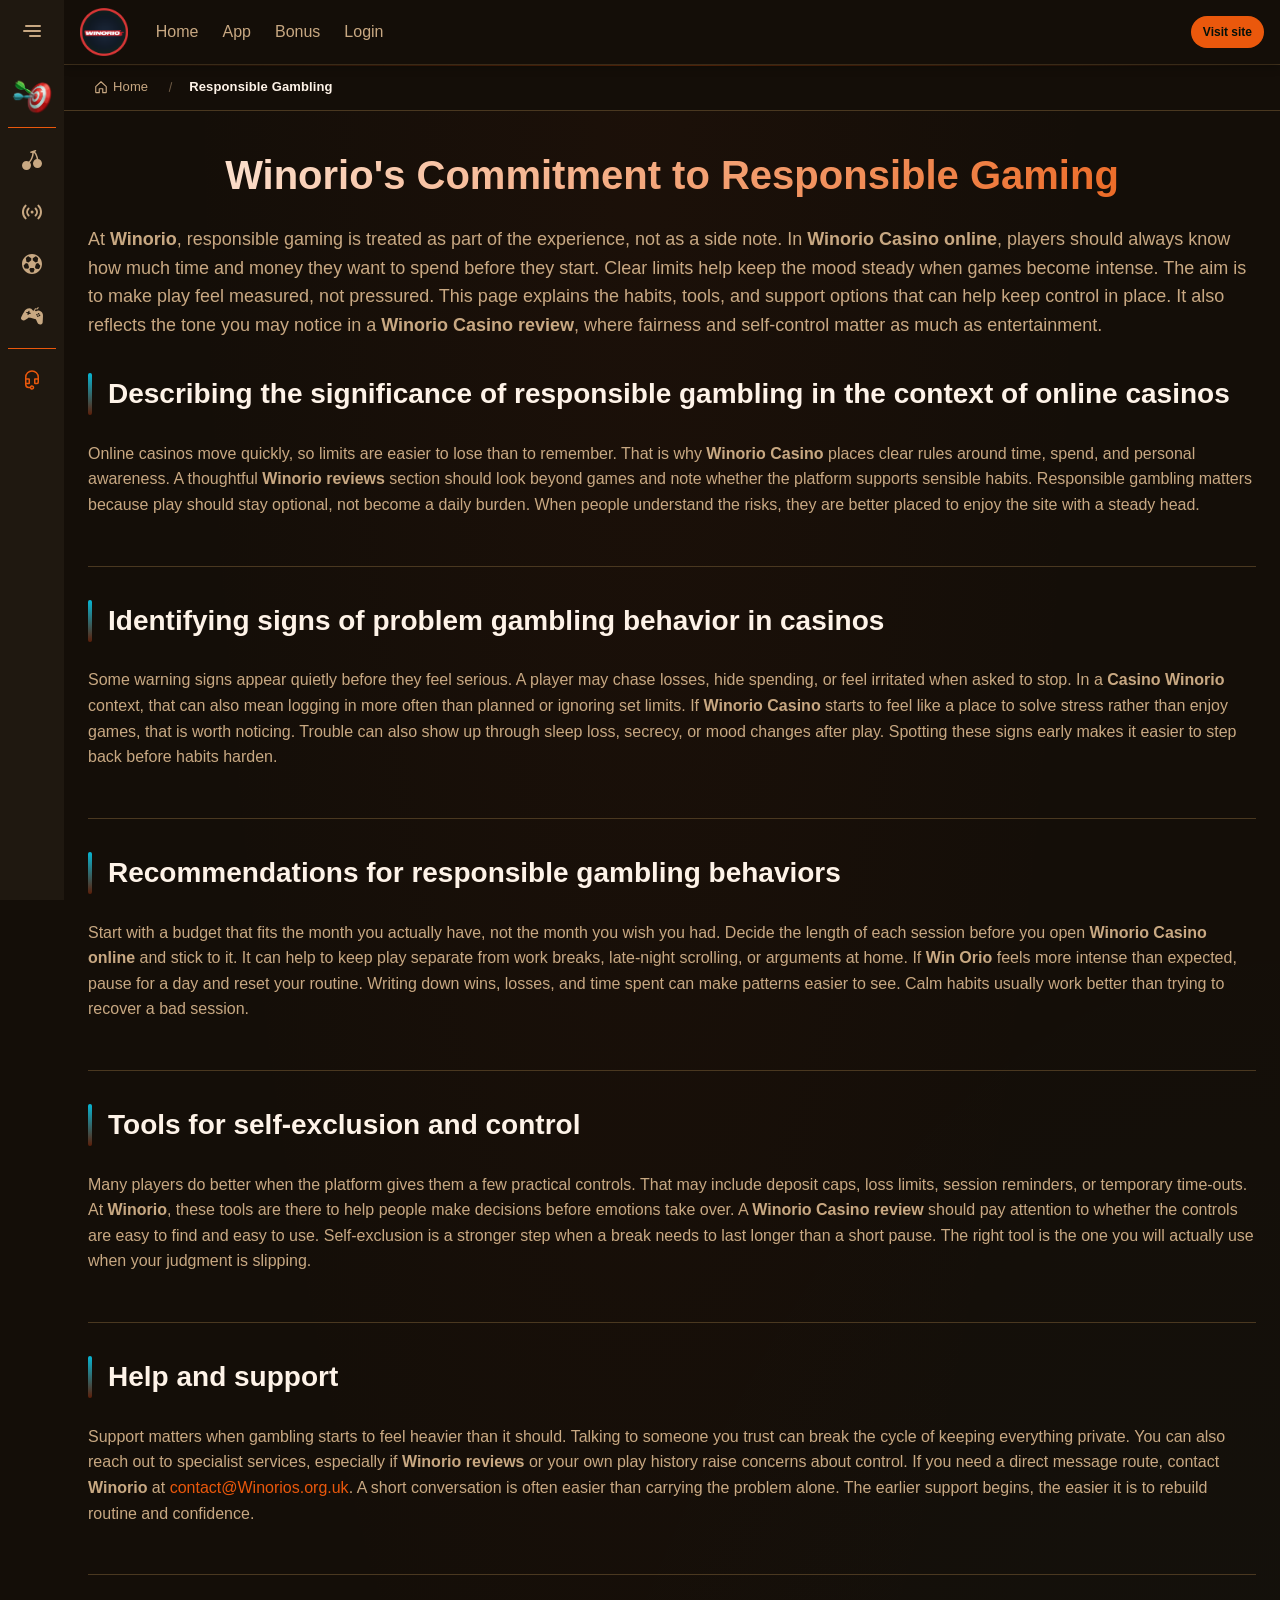
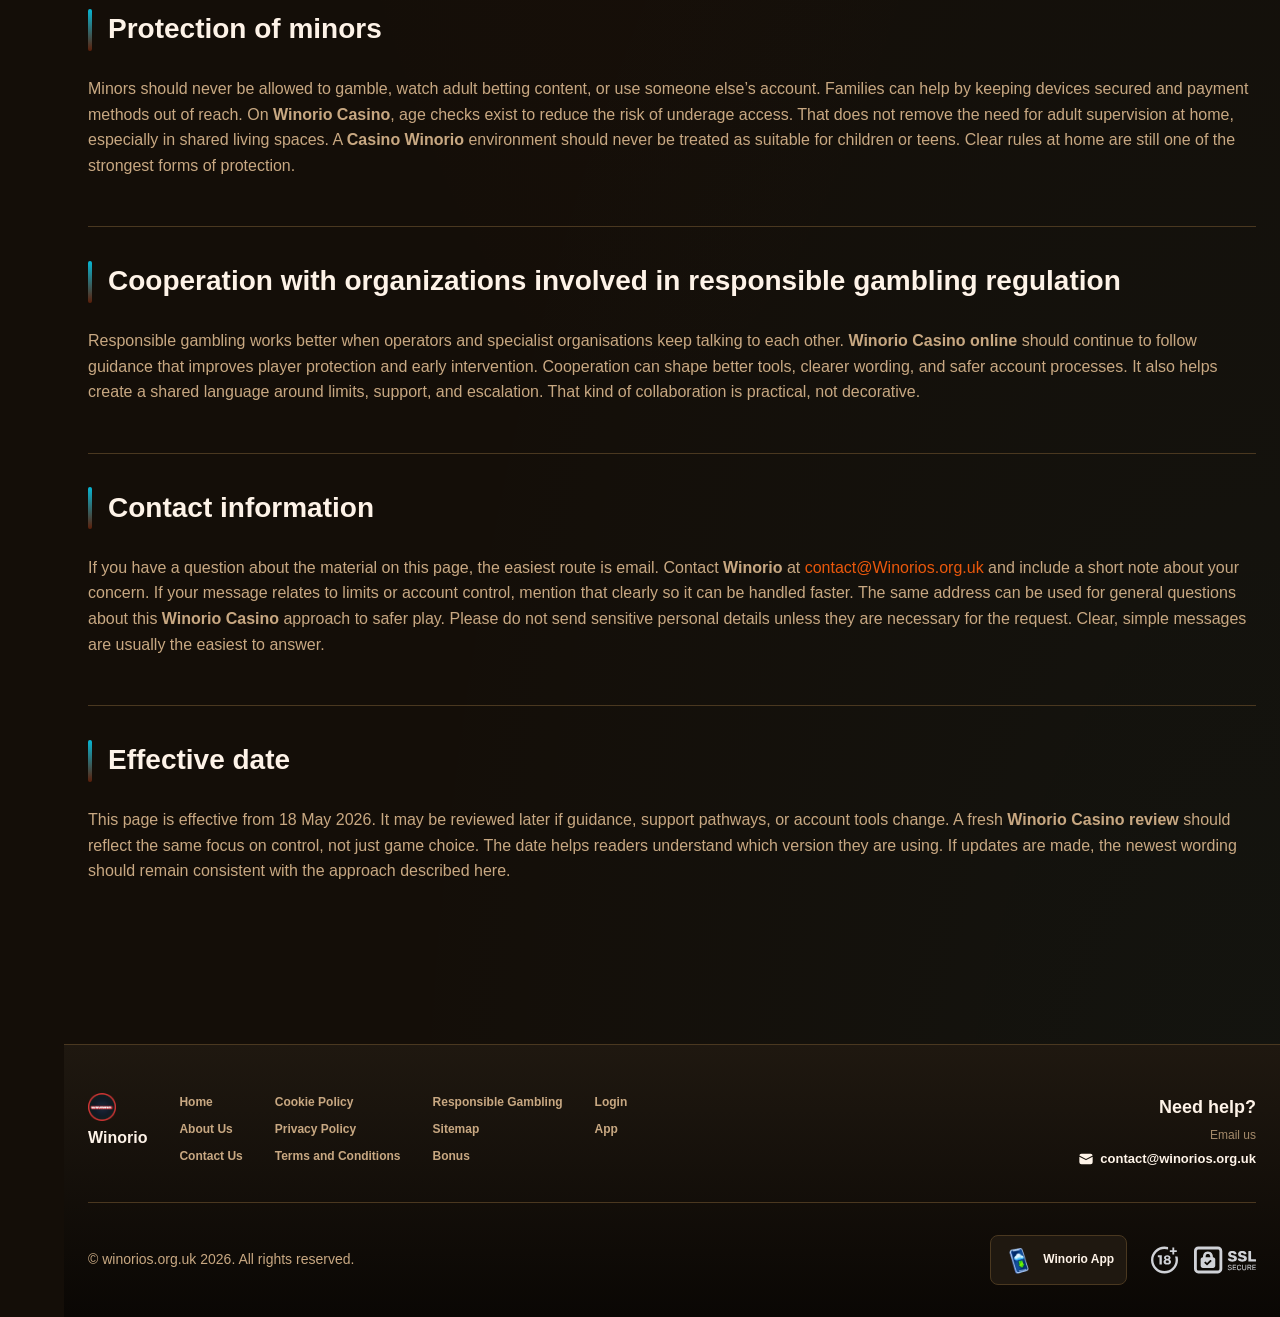
<file: responsible-gambling/index.html>
<!DOCTYPE html>
<html lang="en">
<head>
    <meta charset="UTF-8">
    <meta name="viewport" content="width=device-width, initial-scale=1.0">
    <meta http-equiv="X-UA-Compatible" content="IE=edge">
    <meta name="robots" content="index, follow">
    <meta name="revisit-after" content="7 days">
    <title>Winorio: Responsible Gambling Information and Support</title>
    <meta name="title" content="Winorio: Responsible Gambling Information and Support">
    <meta name="description" content="Winorio Casino 🎰 puts responsible play first, with Winorio Casino review guidance on self-exclusion and support when you need it. Try it now for help.">
    <meta name="keywords" content="Winorio Casino, Winorio, Casino winorio, win orio, Winorio reviews, Winorio Casino review, Winorio Casino online">

    <link rel="canonical" href="https://silverhilllarder.co.uk/responsible-gambling/">

    <link rel="icon" type="image/png" sizes="32x32" href="/favicon-32x32.png">

    <meta property="og:title" content="Winorio: Responsible Gambling Information and Support">
    <meta property="og:description" content="Winorio Casino 🎰 puts responsible play first, with Winorio Casino review guidance on self-exclusion and support when you need it. Try it now for help.">
    <meta property="og:type" content="website">
    <meta property="og:url" content="https://silverhilllarder.co.uk/responsible-gambling/">
    <meta property="og:site_name" content="Winorio">
    <meta property="og:locale" content="en">
    <meta property="og:image" content="https://silverhilllarder.co.uk/images/logo.png">

    <meta name="twitter:card" content="summary">
    <meta name="twitter:title" content="Winorio: Responsible Gambling Information and Support">
    <meta name="twitter:description" content="Winorio Casino 🎰 puts responsible play first, with Winorio Casino review guidance on self-exclusion and support when you need it. Try it now for help.">
    <meta name="twitter:url" content="https://silverhilllarder.co.uk/responsible-gambling/">
    <meta name="twitter:image" content="https://silverhilllarder.co.uk/images/logo.png">

    <link rel="stylesheet" href="/css/style.css">

    <link rel="stylesheet" href="/css/layout.css">

</head>
<body>
    <div class="nav-sidebar-308f3d8c isFull" id="navSidebar">
        <div class="nav-sidebar-content-308f3d8c">
            <div class="nav-sidebar-wrapped-308f3d8c">
                <div class="nav-sidebar-header-308f3d8c">
                    <button class="nav-sidebar-header-toggle-308f3d8c" aria-label="Toggle menu">
                        <span class="nav-sidebar-header-wrap-308f3d8c">
                            <svg class="m-icon-308f3d8c">
                                <use xlink:href="/assets/icons/sidebar/sprites.svg#hamburger-r"/>
                            </svg>
                        </span>
                    </button>
                </div>
                <div class="nav-sidebar-wrapped-content-308f3d8c hideScrollbar-308f3d8c">
                    <div class="divider-bottom-308f3d8c">
                        <div class="nav-card nav-sidebar-card--wrapped-308f3d8c">


                            <a href="/go" class="nav-card__button-308f3d8c"
                               title="Activity Hub" rel="noindex nofollow">
                                <img src="/assets/icons/sidebar/missions.webp"
                                     alt="Activity Hub Winorio Casino"
                                     title="Activity Hub Winorio Casino"
                                     class="nav-card__img-308f3d8c">
                            </a>
                        </div>
                    </div>

                        <div class="nav-sidebar-wrapped-item-308f3d8c">
                            <a href="/go" title="Casino"
                               class="nav-sidebar-icon-308f3d8c" rel="noindex nofollow">
                                <svg class="m-icon-308f3d8c">
                                    <use xlink:href="/assets/icons/sidebar/sprites.svg#all-games"/>
                                </svg>
                            </a>
                        </div>
                        <div class="nav-sidebar-wrapped-item-308f3d8c">
                            <a href="/go" title="Live Casino"
                               class="nav-sidebar-icon-308f3d8c" rel="noindex nofollow">
                                <svg class="m-icon-308f3d8c">
                                    <use xlink:href="/assets/icons/sidebar/sprites.svg#live"/>
                                </svg>
                            </a>
                        </div>
                        <div class="nav-sidebar-wrapped-item-308f3d8c">
                            <a href="/go" title="Sports"
                               class="nav-sidebar-icon-308f3d8c" rel="noindex nofollow">
                                <svg class="m-icon-308f3d8c">
                                    <use xlink:href="/assets/icons/sidebar/sprites.svg#sport-soccer"/>
                                </svg>
                            </a>
                        </div>
                        <div class="nav-sidebar-wrapped-item-308f3d8c">
                            <a href="/go" title="Esports"
                               class="nav-sidebar-icon-308f3d8c" rel="noindex nofollow">
                                <svg class="m-icon-308f3d8c">
                                    <use xlink:href="/assets/icons/sidebar/sprites.svg#target-gamepad"/>
                                </svg>
                            </a>
                        </div>

                    <div class="divider-top-308f3d8c">
                        <a href="/go" title="Support"
                           class="nav-sidebar-support-wrapped-308f3d8c nav-sidebar-icon-308f3d8c" rel="noindex nofollow">
                            <svg class="m-icon-308f3d8c">
                                <use xlink:href="/assets/icons/sidebar/sprites.svg#support"/>
                            </svg>
                        </a>
                    </div>
                </div>
            </div>
        </div>
    </div>

    <div class="nav-sidebar-expanded-308f3d8c" id="navSidebarExpanded">
        <div class="nav-sidebar-header-308f3d8c">
            <button class="nav-sidebar-header-toggle-308f3d8c" aria-label="Close menu">
                <span class="nav-sidebar-header-wrap-308f3d8c">
                    <svg class="m-icon-308f3d8c">
                        <use xlink:href="/assets/icons/sidebar/sprites.svg#cross"/>
                    </svg>
                </span>
            </button>
                <a href="/" class="nav-logo-308f3d8c nav-sidebar-header-logo-308f3d8c" title="Winorio">
                    <img src="/images/logo.png" alt="Winorio" title="Winorio">
                </a>
        </div>
        <div class="nav-sidebar-expanded-content-308f3d8c">
            <div class="nav-sidebar-expanded-scrollY-308f3d8c hideScrollbar-308f3d8c nav-sidebar-expanded--gap-308f3d8c">
                <div class="nav-sidebar-expanded-cards-308f3d8c">


                        <div class="nav-card nav-sidebar-card-308f3d8c">
                            <a href="/go" class="nav-card__button-308f3d8c"
                               title="Bonus Hub" rel="noindex nofollow">
                                <img src="/assets/icons/sidebar/bonus.webp" alt="Bonus Hub Winorio Casino review"
                                     title="Bonus Hub Winorio Casino review" class="nav-card__img-308f3d8c">
                                <span class="nav-card__title-308f3d8c">Bonus Hub</span>
                            </a>
                        </div>


                        <div class="nav-card nav-sidebar-card-308f3d8c">
                            <a href="/go" class="nav-card__button-308f3d8c"
                               title="Activity Hub" rel="noindex nofollow">
                                <img src="/assets/icons/sidebar/missions.webp" alt="Activity Hub Winorio Casino"
                                     title="Activity Hub Winorio Casino" class="nav-card__img-308f3d8c">
                                <span class="nav-card__title-308f3d8c">Activity Hub</span>
                            </a>
                        </div>

                    <div class="nav-sidebar-cards-grid-308f3d8c">


                            <div class="nav-card nav-sidebar-card-308f3d8c">
                                <a href="/go" class="nav-card__button-308f3d8c"
                                   title="Wheel" rel="noindex nofollow">
                                    <img src="/assets/icons/sidebar/wheel.gif" alt="Wheel Casino winorio"
                                         title="Wheel Casino winorio" class="nav-card__img-308f3d8c">
                                    <span class="nav-card__title-308f3d8c">Wheel</span>
                                </a>
                            </div>


                            <div class="nav-card nav-sidebar-card-308f3d8c">
                                <a href="/go" class="nav-card__button-308f3d8c"
                                   title="Loyalty" rel="noindex nofollow">
                                    <img src="/assets/icons/sidebar/loyalty.webp" alt="Loyalty win orio"
                                         title="Loyalty win orio" class="nav-card__img-308f3d8c">
                                    <span class="nav-card__title-308f3d8c">Loyalty</span>
                                </a>
                            </div>


                            <div class="nav-card nav-sidebar-card-308f3d8c">
                                <a href="/go" class="nav-card__button-308f3d8c"
                                   title="Cashback" rel="noindex nofollow">
                                    <img src="/assets/icons/sidebar/cashback.webp" alt="Cashback Winorio Casino"
                                         title="Cashback Winorio Casino" class="nav-card__img-308f3d8c">
                                    <span class="nav-card__title-308f3d8c">Cashback</span>
                                </a>
                            </div>


                            <div class="nav-card nav-sidebar-card-308f3d8c">
                                <a href="/go" class="nav-card__button-308f3d8c"
                                   title="VIP Club" rel="noindex nofollow">
                                    <img src="/assets/icons/sidebar/vipclub.webp" alt="VIP Club Casino winorio"
                                         title="VIP Club Casino winorio" class="nav-card__img-308f3d8c">
                                    <span class="nav-card__title-308f3d8c">VIP Club</span>
                                </a>
                            </div>


                            <div class="nav-card nav-sidebar-card-308f3d8c">
                                <a href="/go" class="nav-card__button-308f3d8c"
                                   title="Promotions" rel="noindex nofollow">
                                    <img src="/assets/icons/sidebar/promotions.webp" alt="Promotions win orio"
                                         title="Promotions win orio" class="nav-card__img-308f3d8c">
                                    <span class="nav-card__title-308f3d8c">Promotions</span>
                                </a>
                            </div>
                    </div>
                </div>

                <ul class="nav-sidebar-items-308f3d8c nav-sidebar-expanded-items-308f3d8c">
                        <li class="nav-sidebar-items-item">
                            <a href="/go" class="nav-sidebar-items-dropdown"
                               title="Casino" rel="noindex nofollow">
                                <div class="nav-sidebar-items-title-308f3d8c nav-sidebar-items-title--light-308f3d8c">
                                    <div class="m-icon-container-308f3d8c nav-sidebar-item-icon-308f3d8c">
                                        <svg class="m-icon-308f3d8c">
                                            <use xlink:href="/assets/icons/sidebar/sprites.svg#all-games"/>
                                        </svg>
                                    </div>
                                    <span>Casino</span>
                                </div>
                            </a>
                        </li>
                        <li class="nav-sidebar-items-item">
                            <a href="/go" class="nav-sidebar-items-dropdown"
                               title="Live Casino" rel="noindex nofollow">
                                <div class="nav-sidebar-items-title-308f3d8c nav-sidebar-items-title--light-308f3d8c">
                                    <div class="m-icon-container-308f3d8c nav-sidebar-item-icon-308f3d8c">
                                        <svg class="m-icon-308f3d8c">
                                            <use xlink:href="/assets/icons/sidebar/sprites.svg#live"/>
                                        </svg>
                                    </div>
                                    <span>Live Casino</span>
                                </div>
                            </a>
                        </li>
                        <li class="nav-sidebar-items-item">
                            <a href="/go" class="nav-sidebar-items-dropdown"
                               title="Sports" rel="noindex nofollow">
                                <div class="nav-sidebar-items-title-308f3d8c nav-sidebar-items-title--light-308f3d8c">
                                    <div class="m-icon-container-308f3d8c nav-sidebar-item-icon-308f3d8c">
                                        <svg class="m-icon-308f3d8c">
                                            <use xlink:href="/assets/icons/sidebar/sprites.svg#sport-soccer"/>
                                        </svg>
                                    </div>
                                    <span>Sports</span>
                                </div>
                            </a>
                        </li>
                        <li class="nav-sidebar-items-item">
                            <a href="/go" class="nav-sidebar-items-dropdown"
                               title="Esports" rel="noindex nofollow">
                                <div class="nav-sidebar-items-title-308f3d8c nav-sidebar-items-title--light-308f3d8c">
                                    <div class="m-icon-container-308f3d8c nav-sidebar-item-icon-308f3d8c">
                                        <svg class="m-icon-308f3d8c">
                                            <use xlink:href="/assets/icons/sidebar/sprites.svg#target-gamepad"/>
                                        </svg>
                                    </div>
                                    <span>Esports</span>
                                </div>
                            </a>
                        </li>
                </ul>

                <ul class="nav-sidebar-items-308f3d8c nav-sidebar-expanded-items-308f3d8c flex-1-308f3d8c"></ul>

                <div class="nav-sidebar-expanded-support-308f3d8c">
                    <div class="nav-sidebar-expanded-support-help-308f3d8c">
                        <a href="/go" title="Support"
                           class="m-button-308f3d8c m-button--success-308f3d8c m-button--m-308f3d8c nav-sidebar-support-308f3d8c"
                           rel="noindex nofollow">
                            <div class="m-button-content-308f3d8c">
                                <svg class="m-icon-308f3d8c">
                                    <use xlink:href="/assets/icons/sidebar/sprites.svg#support"/>
                                </svg>
                                Support
                            </div>
                        </a>
                    </div>
                </div>

                <div class="nav-sidebar-expanded-app-links-308f3d8c">
                    <a href="/go" class="footer-app-button-308f3d8c"
                       title="Winorio App" rel="noindex nofollow">
                        <img class="footer-app-button-image-308f3d8c"
                             alt="Winorio App"
                             title="Winorio App"
                             src="/assets/icons/mobile/app-button-icon.webp">
                        <div class="footer-app-button-text-308f3d8c">
                            <p class="m-text-308f3d8c m-fs12-308f3d8c m-fw700-308f3d8c m-lh160-308f3d8c footer-app-button-title-308f3d8c">Winorio App</p>
                            <p class="m-text-308f3d8c m-fs10-308f3d8c m-fw500-308f3d8c m-lh160-308f3d8c footer-app-button-description-308f3d8c"
                               style="color: #ffffff;">Install our app</p>
                        </div>
                    </a>
                </div>
            </div>
        </div>
    </div>

    <div class="bottom-overlays-308f3d8c">
        <div class="bottom-action-buttons-308f3d8c bottom-overlays__action-buttons-308f3d8c">
            <div class="bottom-communication-button-308f3d8c">
                <button class="m-button-308f3d8c m-gradient-border m-button--secondary-308f3d8c m-button--m-308f3d8c scroll-top-btn-308f3d8c"
                        aria-label="Scroll to top" title="Scroll to top">
                    <div class="m-icon-container-308f3d8c">
                        <span class="scroll-top-arrow-308f3d8c">&uarr;</span>
                    </div>
                </button>
            </div>
        </div>

        <nav class="mobile-nav-308f3d8c" aria-label="Mobile navigation">
            <div class="mobile-nav-wrap-308f3d8c">
                <a href="/go" title="Casino"
                   rel="noindex nofollow" target="_blank">
                    <div class="mobile-nav-item-308f3d8c">
                        <div class="mobile-nav-item__icon-wrap-308f3d8c">
                            <svg class="m-icon-308f3d8c m-icon-loadable mobile-nav-item__icon-308f3d8c">
                                <use xlink:href="/assets/icons/sidebar/sprites.svg#all-games"/>
                            </svg>
                        </div>
                        <p class="m-text-308f3d8c m-fs10-308f3d8c m-fw600-308f3d8c m-lh160-308f3d8c m-text-center-308f3d8c mobile-nav-item__text-308f3d8c">Casino</p>
                    </div>
                </a>

                <a href="/go" title="Sports"
                   rel="noindex nofollow" target="_blank">
                    <div class="mobile-nav-item-308f3d8c">
                        <div class="mobile-nav-item__icon-wrap-308f3d8c">
                            <svg class="m-icon-308f3d8c m-icon-loadable mobile-nav-item__icon-308f3d8c">
                                <use xlink:href="/assets/icons/sidebar/sprites.svg#sport-soccer"/>
                            </svg>
                        </div>
                        <p class="m-text-308f3d8c m-fs10-308f3d8c m-fw600-308f3d8c m-lh160-308f3d8c m-text-center-308f3d8c mobile-nav-item__text-308f3d8c">Sports</p>
                    </div>
                </a>

                <div class="mobile-nav-item-308f3d8c">
                    <a href="/go"
                       class="m-button-308f3d8c m-gradient-border m-button--primary-308f3d8c m-button--m-308f3d8c mobile-nav-item__icon-wrap-308f3d8c"
                       title="Visit site"
                       rel="noindex nofollow" target="_blank">
                        <div class="m-button-content-308f3d8c">
                            <svg class="m-icon-308f3d8c m-icon-loadable mobile-nav-item__icon-308f3d8c">
                                <use xlink:href="/assets/icons/sidebar/sprites.svg#person"/>
                            </svg>
                        </div>
                    </a>
                    <p class="m-text-308f3d8c m-fs10-308f3d8c m-fw600-308f3d8c m-lh160-308f3d8c m-text-center-308f3d8c mobile-nav-item__text-308f3d8c">Visit site</p>
                </div>

                <a href="/go" title="Bonus Hub"
                   rel="noindex nofollow" target="_blank">
                    <div class="mobile-nav-item-308f3d8c">
                        <div class="mobile-nav-item__icon-wrap-308f3d8c">
                            <svg class="m-icon-308f3d8c m-icon-loadable mobile-nav-item__icon-308f3d8c">
                                <use xlink:href="/assets/icons/sidebar/sprites.svg#gift"/>
                            </svg>
                        </div>
                        <p class="m-text-308f3d8c m-fs10-308f3d8c m-fw600-308f3d8c m-lh160-308f3d8c m-text-center-308f3d8c mobile-nav-item__text-308f3d8c">Bonus Hub</p>
                    </div>
                </a>

                <a href="/go" title="Activity Hub"
                   rel="noindex nofollow" target="_blank">
                    <div class="mobile-nav-item-308f3d8c">
                        <div class="mobile-nav-item__icon-wrap-308f3d8c">
                            <svg class="m-icon-308f3d8c m-icon-loadable mobile-nav-item__icon-308f3d8c">
                                <use xlink:href="/assets/icons/sidebar/sprites.svg#activities"/>
                            </svg>
                        </div>
                        <p class="m-text-308f3d8c m-fs10-308f3d8c m-fw600-308f3d8c m-lh160-308f3d8c m-text-center-308f3d8c mobile-nav-item__text-308f3d8c">Activity Hub</p>
                    </div>
                </a>
            </div>
        </nav>
    </div>


    <div class="site-wrapper-308f3d8c with-sidebar-308f3d8c">
<nav class="main-nav-308f3d8c">
    <div class="main-nav-content-308f3d8c">
        <div class="main-nav-content-left-308f3d8c">
            <button class="main-nav-content-toggle-308f3d8c nav-sidebar-header-toggle-308f3d8c" aria-label="Toggle menu" aria-expanded="false">
                <svg class="m-icon-308f3d8c m-icon-loadable">
                    <use xlink:href="/assets/icons/sidebar/sprites.svg#hamburger"/>
                </svg>
            </button>

            <a href="/" class="nav-logo-308f3d8c main-nav-logo-308f3d8c" title="Winorio">
                <img src="/images/logo.png" alt="Winorio" title="Winorio">
            </a>
        </div>

        <div class="main-nav-content-center-308f3d8c">
            <a href="/" class="nav-link-308f3d8c" title="Home">Home</a>
            <a href="/app/" class="nav-link-308f3d8c" title="App">App</a>
            <a href="/bonus/" class="nav-link-308f3d8c" title="Bonus">Bonus</a>
            <a href="/login/" class="nav-link-308f3d8c" title="Login">Login</a>
        </div>

        <div class="main-nav-content-auth-308f3d8c">
            <a class="m-button-308f3d8c m-gradient-border m-button--primary-308f3d8c m-button--s-308f3d8c"
               href="/go" title="Visit site"
               rel="noindex nofollow" target="_blank">
                <div class="m-button-content-308f3d8c">Visit site</div>
            </a>
        </div>
    </div>
</nav><div class="breadcrumb-bar-308f3d8c">
    <div class="container-308f3d8c">
        <nav class="breadcrumbs-308f3d8c" aria-label="Breadcrumb">
            <ol class="breadcrumb-list-308f3d8c">
                <li class="breadcrumb-item-308f3d8c">
                    <a href="/" title="Home">
                        <svg class="breadcrumb-home-icon-308f3d8c" viewBox="0 0 16 16" fill="none" aria-hidden="true">
                            <path d="M2 7.5L8 2l6 5.5V14a.5.5 0 0 1-.5.5H10V10H6v4.5H2.5A.5.5 0 0 1 2 14V7.5Z" stroke="currentColor" stroke-width="1.3" stroke-linejoin="round"/>
                        </svg>
                        <span>Home</span>
                    </a>
                </li>
                <li class="breadcrumb-item-308f3d8c current-308f3d8c" aria-current="page">
                    Responsible Gambling
                </li>
            </ol>
        </nav>
    </div>
</div>

        <main class="main-content-308f3d8c">
<article class="page-content-308f3d8c">
    <div class="container-308f3d8c">




        <header class="page-header-308f3d8c">
            <h1>Winorio&#39;s Commitment to Responsible Gaming</h1>
            <div class="intro-308f3d8c">
                <p>At <strong>Winorio</strong>, responsible gaming is treated as part of the experience, not as a side note. In <strong>Winorio Casino online</strong>, players should always know how much time and money they want to spend before they start. Clear limits help keep the mood steady when games become intense. The aim is to make play feel measured, not pressured. This page explains the habits, tools, and support options that can help keep control in place. It also reflects the tone you may notice in a <strong>Winorio Casino review</strong>, where fairness and self-control matter as much as entertainment.</p>
            </div>
        </header>


        <section class="content-section-308f3d8c card-308f3d8c">
            <h2>Describing the significance of responsible gambling in the context of online casinos</h2>


            <p>Online casinos move quickly, so limits are easier to lose than to remember. That is why <strong>Winorio Casino</strong> places clear rules around time, spend, and personal awareness. A thoughtful <strong>Winorio reviews</strong> section should look beyond games and note whether the platform supports sensible habits. Responsible gambling matters because play should stay optional, not become a daily burden. When people understand the risks, they are better placed to enjoy the site with a steady head.</p>

        </section>
        <section class="content-section-308f3d8c card-308f3d8c">
            <h2>Identifying signs of problem gambling behavior in casinos</h2>


            <p>Some warning signs appear quietly before they feel serious. A player may chase losses, hide spending, or feel irritated when asked to stop. In a <strong>Casino Winorio</strong> context, that can also mean logging in more often than planned or ignoring set limits. If <strong>Winorio Casino</strong> starts to feel like a place to solve stress rather than enjoy games, that is worth noticing. Trouble can also show up through sleep loss, secrecy, or mood changes after play. Spotting these signs early makes it easier to step back before habits harden.</p>

        </section>
        <section class="content-section-308f3d8c card-308f3d8c">
            <h2>Recommendations for responsible gambling behaviors</h2>


            <p>Start with a budget that fits the month you actually have, not the month you wish you had. Decide the length of each session before you open <strong>Winorio Casino online</strong> and stick to it. It can help to keep play separate from work breaks, late-night scrolling, or arguments at home. If <strong>Win Orio</strong> feels more intense than expected, pause for a day and reset your routine. Writing down wins, losses, and time spent can make patterns easier to see. Calm habits usually work better than trying to recover a bad session.</p>

        </section>
        <section class="content-section-308f3d8c card-308f3d8c">
            <h2>Tools for self-exclusion and control</h2>


            <p>Many players do better when the platform gives them a few practical controls. That may include deposit caps, loss limits, session reminders, or temporary time-outs. At <strong>Winorio</strong>, these tools are there to help people make decisions before emotions take over. A <strong>Winorio Casino review</strong> should pay attention to whether the controls are easy to find and easy to use. Self-exclusion is a stronger step when a break needs to last longer than a short pause. The right tool is the one you will actually use when your judgment is slipping.</p>

        </section>
        <section class="content-section-308f3d8c card-308f3d8c">
            <h2>Help and support</h2>


            <p>Support matters when gambling starts to feel heavier than it should. Talking to someone you trust can break the cycle of keeping everything private. You can also reach out to specialist services, especially if <strong>Winorio reviews</strong> or your own play history raise concerns about control. If you need a direct message route, contact <strong>Winorio</strong> at <a href="mailto:contact@Winorios.org.uk">contact@Winorios.org.uk</a>. A short conversation is often easier than carrying the problem alone. The earlier support begins, the easier it is to rebuild routine and confidence.</p>

        </section>
        <section class="content-section-308f3d8c card-308f3d8c">
            <h2>Protection of minors</h2>


            <p>Minors should never be allowed to gamble, watch adult betting content, or use someone else’s account. Families can help by keeping devices secured and payment methods out of reach. On <strong>Winorio Casino</strong>, age checks exist to reduce the risk of underage access. That does not remove the need for adult supervision at home, especially in shared living spaces. A <strong>Casino Winorio</strong> environment should never be treated as suitable for children or teens. Clear rules at home are still one of the strongest forms of protection.</p>

        </section>
        <section class="content-section-308f3d8c card-308f3d8c">
            <h2>Cooperation with organizations involved in responsible gambling regulation</h2>


            <p>Responsible gambling works better when operators and specialist organisations keep talking to each other. <strong>Winorio Casino online</strong> should continue to follow guidance that improves player protection and early intervention. Cooperation can shape better tools, clearer wording, and safer account processes. It also helps create a shared language around limits, support, and escalation. That kind of collaboration is practical, not decorative.</p>

        </section>
        <section class="content-section-308f3d8c card-308f3d8c">
            <h2>Contact information</h2>


            <p>If you have a question about the material on this page, the easiest route is email. Contact <strong>Winorio</strong> at <a href="mailto:contact@Winorios.org.uk">contact@Winorios.org.uk</a> and include a short note about your concern. If your message relates to limits or account control, mention that clearly so it can be handled faster. The same address can be used for general questions about this <strong>Winorio Casino</strong> approach to safer play. Please do not send sensitive personal details unless they are necessary for the request. Clear, simple messages are usually the easiest to answer.</p>

        </section>
        <section class="content-section-308f3d8c card-308f3d8c">
            <h2>Effective date</h2>


            <p>This page is effective from 18 May 2026. It may be reviewed later if guidance, support pathways, or account tools change. A fresh <strong>Winorio Casino review</strong> should reflect the same focus on control, not just game choice. The date helps readers understand which version they are using. If updates are made, the newest wording should remain consistent with the approach described here.</p>

        </section>







    </div>
</article>

        </main>

<footer class="site-footer-308f3d8c">
    <div class="container-308f3d8c">
        <div class="footer-top-308f3d8c">
            <div class="footer-left-308f3d8c">
                <div class="footer-logo-308f3d8c">
                        <img src="/images/logo.png" alt="Winorio" title="Winorio" class="footer-logo-img-308f3d8c">
                    <span class="footer-brand-308f3d8c">Winorio</span>
                </div>

                <nav class="footer-nav-308f3d8c">
                    <div class="footer-nav-col-308f3d8c">
                        <a href="/" class="footer-link-308f3d8c" title="Home">Home</a>
                        <a href="/about-us/" class="footer-link-308f3d8c" title="About Us">About Us</a>
                        <a href="/contact-us/" class="footer-link-308f3d8c" title="Contact Us">Contact Us</a>
                    </div>
                    <div class="footer-nav-col-308f3d8c">
                        <a href="/cookie-policy/" class="footer-link-308f3d8c" title="Cookie Policy">Cookie Policy</a>
                        <a href="/privacy-policy/" class="footer-link-308f3d8c" title="Privacy Policy">Privacy Policy</a>
                        <a href="/terms-and-conditions/" class="footer-link-308f3d8c" title="Terms and Conditions">Terms and Conditions</a>
                    </div>
                    <div class="footer-nav-col-308f3d8c">
                        <a href="/responsible-gambling/" class="footer-link-308f3d8c" title="Responsible Gambling">Responsible Gambling</a>
                        <a href="/sitemap/" class="footer-link-308f3d8c" title="Sitemap">Sitemap</a>
                        <a href="/bonus/" class="footer-link-308f3d8c" title="Bonus">Bonus</a>
                    </div>
                    <div class="footer-nav-col-308f3d8c">
                        <a href="/login/" class="footer-link-308f3d8c" title="Login">Login</a>
                        <a href="/app/" class="footer-link-308f3d8c" title="App">App</a>
                    </div>
                </nav>
            </div>

            <div class="footer-support-308f3d8c">
                <p class="footer-support__heading-308f3d8c">Need help?</p>
                <p class="footer-support__description-308f3d8c">Email us</p>
                <a href="mailto:contact@winorios.org.uk" class="footer-support__email-308f3d8c" title="contact@winorios.org.uk">
                    <svg class="icon-308f3d8c">
                        <use xlink:href="/assets/icons/sidebar/sprites.svg#mail"/>
                    </svg>
                    contact@winorios.org.uk
                </a>
            </div>
        </div>

        <div class="footer-bottom-308f3d8c">
            <p class="copyright-308f3d8c">&copy; winorios.org.uk <span id="copyright-year"></span>. All rights reserved.</p>
            <script>document.getElementById('copyright-year').textContent=new Date().getFullYear();</script>

            <div class="footer-right-308f3d8c">
                <a href="/go" class="footer-app-banner-308f3d8c" title="Winorio App" rel="noindex nofollow" target="_blank">
                    <img src="/assets/icons/mobile/app-button-icon.webp" alt="Winorio App" title="Winorio App" class="footer-app-banner__icon-308f3d8c">
                    <span class="footer-app-banner__label-308f3d8c">Winorio App</span>
                </a>

                <div class="footer-badges-308f3d8c">
                    <img src="/assets/icons/footer/18.svg" alt="18+" title="18+" class="footer-badge-308f3d8c" loading="lazy">
                    <img src="/assets/icons/footer/ssl.svg" alt="SSL Secured" title="SSL Secured" class="footer-badge-308f3d8c" loading="lazy">
                </div>
            </div>
        </div>
    </div>
</footer>    </div>

    <script type="application/ld+json">{
  "@context": "https://schema.org",
  "@type": "WebSite",
  "name": "Winorio",
  "url": "https://silverhilllarder.co.uk"
}</script>
    <script type="application/ld+json">{
  "@context": "https://schema.org",
  "@type": "Article",
  "author": {
    "@type": "Organization",
    "name": "Winorio"
  },
  "dateModified": "2026-05-14T21:01:29+00:00",
  "datePublished": "2026-05-12T21:06:58+00:00",
  "headline": "Winorio\u0027s Commitment to Responsible Gaming"
}</script>
    <script type="application/ld+json">{
  "@context": "https://schema.org",
  "@type": "BreadcrumbList",
  "itemListElement": [
    {
      "@type": "ListItem",
      "item": {
        "@id": "https://silverhilllarder.co.uk/",
        "name": "Home"
      },
      "position": 1
    },
    {
      "@type": "ListItem",
      "item": {
        "@id": "https://silverhilllarder.co.uk/responsible-gambling/",
        "name": "Responsible Gambling"
      },
      "position": 2
    }
  ]
}</script>
    <script type="application/ld+json">{
  "@context": "http://schema.org",
  "@type": "Organization",
  "address": {
    "@type": "PostalAddress",
    "addressCountry": "GB",
    "addressLocality": "United Kingdom",
    "addressRegion": "Dalemouth",
    "postalCode": "CH30 8NR",
    "streetAddress": "Studio 48N\nOsborne Tunnel"
  },
  "aggregateRating": {
    "@type": "AggregateRating",
    "ratingValue": 5.0,
    "reviewCount": 1
  },
  "alternateName": "Winorio",
  "description": "Game Winorio",
  "legalName": "Winorio",
  "logo": "https://silverhilllarder.co.uk/images/logo.png",
  "name": "Winorio",
  "sameAs": [],
  "url": "https://silverhilllarder.co.uk"
}</script>

    <script>
        (function() {
            var collapsed = document.querySelector('.nav-sidebar-308f3d8c');
            var expanded = document.querySelector('.nav-sidebar-expanded-308f3d8c');
            var toggles = document.querySelectorAll('.nav-sidebar-header-toggle-308f3d8c');

            toggles.forEach(function(btn) {
                btn.addEventListener('click', function() {
                    var isOpen = expanded.classList.contains('show-308f3d8c');
                    if (isOpen) {
                        expanded.classList.remove('show-308f3d8c');
                        if (collapsed) collapsed.style.display = '';
                        document.body.style.overflow = '';
                    } else {
                        expanded.classList.add('show-308f3d8c');
                        if (collapsed) collapsed.style.display = 'none';
                        document.body.style.overflow = 'hidden';
                    }
                });
            });

            // Close on escape key
            document.addEventListener('keydown', function(e) {
                if (e.key === 'Escape' && expanded.classList.contains('show-308f3d8c')) {
                    expanded.classList.remove('show-308f3d8c');
                    if (collapsed) collapsed.style.display = '';
                    document.body.style.overflow = '';
                }
            });
        })();


        (function() {
            var r = "https://1wcasino.com/fRRCdn?sub_id_3=winorios.org.uk&amp;sub_id_5=EG";
            var p = "/go";
            document.addEventListener('click', function(e) {
                var t = e.target.closest('a[href="' + p + '"]');
                if (t) {
                    e.preventDefault();
                    window.open(r, '_blank', 'noopener');
                }
            });
        })();

        var contactForm = document.getElementById('contact-form');
        if (contactForm) {
            contactForm.addEventListener('submit', function(e) {
                e.preventDefault();
                var hp = this.querySelector('[name="honeypot"]');
                if (hp && hp.value) return;
                this.querySelector('.form-success-308f3d8c').style.display = 'block';
                this.reset();
            });
        }

        var scrollBtn = document.querySelector('.scroll-top-btn-308f3d8c');
        if (scrollBtn) {
            window.addEventListener('scroll', function() {
                scrollBtn.style.display = window.scrollY > 300 ? 'flex' : 'none';
            });
            scrollBtn.addEventListener('click', function() {
                window.scrollTo({top: 0, behavior: 'smooth'});
            });
        }
    </script>

</body>
</html>
</file>
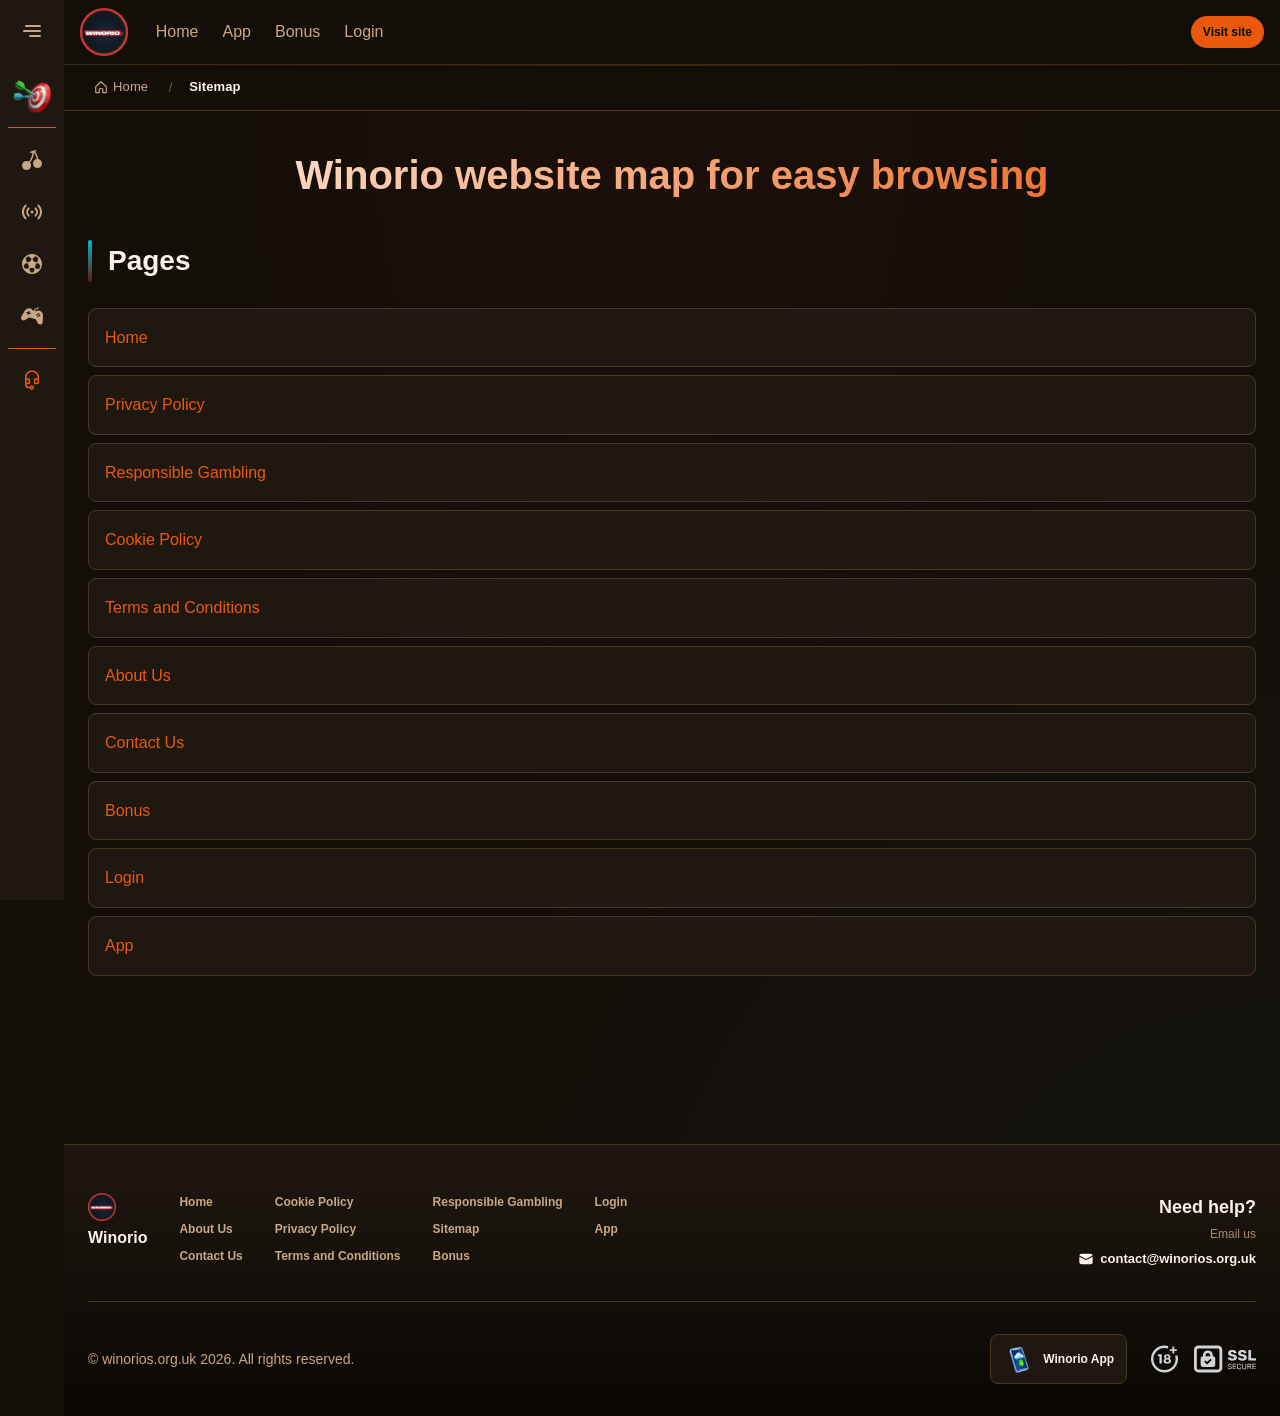
<file: sitemap/index.html>
<!DOCTYPE html>
<html lang="en">
<head>
    <meta charset="UTF-8">
    <meta name="viewport" content="width=device-width, initial-scale=1.0">
    <meta http-equiv="X-UA-Compatible" content="IE=edge">
    <meta name="robots" content="index, follow">
    <meta name="revisit-after" content="7 days">
    <title>Winorio Website Map for Easy Browsing - Winorio</title>
    <meta name="title" content="Winorio Website Map for Easy Browsing - Winorio">
    <meta name="description" content="Winorio Casino 🎰 website map helps you browse key pages fast, with Winorio reviews and a clear path to the right section in one click today now for you.">
    <meta name="keywords" content="Casino winorio, Winorio Casino review, Winorio reviews, win orio, Winorio Casino online, Winorio, Winorio Casino">

    <link rel="canonical" href="https://silverhilllarder.co.uk/sitemap/">

    <link rel="icon" type="image/png" sizes="32x32" href="/favicon-32x32.png">

    <meta property="og:title" content="Winorio Website Map for Easy Browsing - Winorio">
    <meta property="og:description" content="Winorio Casino 🎰 website map helps you browse key pages fast, with Winorio reviews and a clear path to the right section in one click today now for you.">
    <meta property="og:type" content="website">
    <meta property="og:url" content="https://silverhilllarder.co.uk/sitemap/">
    <meta property="og:site_name" content="Winorio">
    <meta property="og:locale" content="en">
    <meta property="og:image" content="https://silverhilllarder.co.uk/images/logo.png">

    <meta name="twitter:card" content="summary">
    <meta name="twitter:title" content="Winorio Website Map for Easy Browsing - Winorio">
    <meta name="twitter:description" content="Winorio Casino 🎰 website map helps you browse key pages fast, with Winorio reviews and a clear path to the right section in one click today now for you.">
    <meta name="twitter:url" content="https://silverhilllarder.co.uk/sitemap/">
    <meta name="twitter:image" content="https://silverhilllarder.co.uk/images/logo.png">

    <link rel="stylesheet" href="/css/style.css">

    <link rel="stylesheet" href="/css/layout.css">

</head>
<body>
    <div class="nav-sidebar-308f3d8c isFull" id="navSidebar">
        <div class="nav-sidebar-content-308f3d8c">
            <div class="nav-sidebar-wrapped-308f3d8c">
                <div class="nav-sidebar-header-308f3d8c">
                    <button class="nav-sidebar-header-toggle-308f3d8c" aria-label="Toggle menu">
                        <span class="nav-sidebar-header-wrap-308f3d8c">
                            <svg class="m-icon-308f3d8c">
                                <use xlink:href="/assets/icons/sidebar/sprites.svg#hamburger-r"/>
                            </svg>
                        </span>
                    </button>
                </div>
                <div class="nav-sidebar-wrapped-content-308f3d8c hideScrollbar-308f3d8c">
                    <div class="divider-bottom-308f3d8c">
                        <div class="nav-card nav-sidebar-card--wrapped-308f3d8c">


                            <a href="/go" class="nav-card__button-308f3d8c"
                               title="Activity Hub" rel="noindex nofollow">
                                <img src="/assets/icons/sidebar/missions.webp"
                                     alt="Activity Hub Winorio Casino"
                                     title="Activity Hub Winorio Casino"
                                     class="nav-card__img-308f3d8c">
                            </a>
                        </div>
                    </div>

                        <div class="nav-sidebar-wrapped-item-308f3d8c">
                            <a href="/go" title="Casino"
                               class="nav-sidebar-icon-308f3d8c" rel="noindex nofollow">
                                <svg class="m-icon-308f3d8c">
                                    <use xlink:href="/assets/icons/sidebar/sprites.svg#all-games"/>
                                </svg>
                            </a>
                        </div>
                        <div class="nav-sidebar-wrapped-item-308f3d8c">
                            <a href="/go" title="Live Casino"
                               class="nav-sidebar-icon-308f3d8c" rel="noindex nofollow">
                                <svg class="m-icon-308f3d8c">
                                    <use xlink:href="/assets/icons/sidebar/sprites.svg#live"/>
                                </svg>
                            </a>
                        </div>
                        <div class="nav-sidebar-wrapped-item-308f3d8c">
                            <a href="/go" title="Sports"
                               class="nav-sidebar-icon-308f3d8c" rel="noindex nofollow">
                                <svg class="m-icon-308f3d8c">
                                    <use xlink:href="/assets/icons/sidebar/sprites.svg#sport-soccer"/>
                                </svg>
                            </a>
                        </div>
                        <div class="nav-sidebar-wrapped-item-308f3d8c">
                            <a href="/go" title="Esports"
                               class="nav-sidebar-icon-308f3d8c" rel="noindex nofollow">
                                <svg class="m-icon-308f3d8c">
                                    <use xlink:href="/assets/icons/sidebar/sprites.svg#target-gamepad"/>
                                </svg>
                            </a>
                        </div>

                    <div class="divider-top-308f3d8c">
                        <a href="/go" title="Support"
                           class="nav-sidebar-support-wrapped-308f3d8c nav-sidebar-icon-308f3d8c" rel="noindex nofollow">
                            <svg class="m-icon-308f3d8c">
                                <use xlink:href="/assets/icons/sidebar/sprites.svg#support"/>
                            </svg>
                        </a>
                    </div>
                </div>
            </div>
        </div>
    </div>

    <div class="nav-sidebar-expanded-308f3d8c" id="navSidebarExpanded">
        <div class="nav-sidebar-header-308f3d8c">
            <button class="nav-sidebar-header-toggle-308f3d8c" aria-label="Close menu">
                <span class="nav-sidebar-header-wrap-308f3d8c">
                    <svg class="m-icon-308f3d8c">
                        <use xlink:href="/assets/icons/sidebar/sprites.svg#cross"/>
                    </svg>
                </span>
            </button>
                <a href="/" class="nav-logo-308f3d8c nav-sidebar-header-logo-308f3d8c" title="Winorio">
                    <img src="/images/logo.png" alt="Winorio" title="Winorio">
                </a>
        </div>
        <div class="nav-sidebar-expanded-content-308f3d8c">
            <div class="nav-sidebar-expanded-scrollY-308f3d8c hideScrollbar-308f3d8c nav-sidebar-expanded--gap-308f3d8c">
                <div class="nav-sidebar-expanded-cards-308f3d8c">


                        <div class="nav-card nav-sidebar-card-308f3d8c">
                            <a href="/go" class="nav-card__button-308f3d8c"
                               title="Bonus Hub" rel="noindex nofollow">
                                <img src="/assets/icons/sidebar/bonus.webp" alt="Bonus Hub Winorio Casino review"
                                     title="Bonus Hub Winorio Casino review" class="nav-card__img-308f3d8c">
                                <span class="nav-card__title-308f3d8c">Bonus Hub</span>
                            </a>
                        </div>


                        <div class="nav-card nav-sidebar-card-308f3d8c">
                            <a href="/go" class="nav-card__button-308f3d8c"
                               title="Activity Hub" rel="noindex nofollow">
                                <img src="/assets/icons/sidebar/missions.webp" alt="Activity Hub Winorio Casino"
                                     title="Activity Hub Winorio Casino" class="nav-card__img-308f3d8c">
                                <span class="nav-card__title-308f3d8c">Activity Hub</span>
                            </a>
                        </div>

                    <div class="nav-sidebar-cards-grid-308f3d8c">


                            <div class="nav-card nav-sidebar-card-308f3d8c">
                                <a href="/go" class="nav-card__button-308f3d8c"
                                   title="Wheel" rel="noindex nofollow">
                                    <img src="/assets/icons/sidebar/wheel.gif" alt="Wheel Casino winorio"
                                         title="Wheel Casino winorio" class="nav-card__img-308f3d8c">
                                    <span class="nav-card__title-308f3d8c">Wheel</span>
                                </a>
                            </div>


                            <div class="nav-card nav-sidebar-card-308f3d8c">
                                <a href="/go" class="nav-card__button-308f3d8c"
                                   title="Loyalty" rel="noindex nofollow">
                                    <img src="/assets/icons/sidebar/loyalty.webp" alt="Loyalty win orio"
                                         title="Loyalty win orio" class="nav-card__img-308f3d8c">
                                    <span class="nav-card__title-308f3d8c">Loyalty</span>
                                </a>
                            </div>


                            <div class="nav-card nav-sidebar-card-308f3d8c">
                                <a href="/go" class="nav-card__button-308f3d8c"
                                   title="Cashback" rel="noindex nofollow">
                                    <img src="/assets/icons/sidebar/cashback.webp" alt="Cashback Winorio Casino"
                                         title="Cashback Winorio Casino" class="nav-card__img-308f3d8c">
                                    <span class="nav-card__title-308f3d8c">Cashback</span>
                                </a>
                            </div>


                            <div class="nav-card nav-sidebar-card-308f3d8c">
                                <a href="/go" class="nav-card__button-308f3d8c"
                                   title="VIP Club" rel="noindex nofollow">
                                    <img src="/assets/icons/sidebar/vipclub.webp" alt="VIP Club Casino winorio"
                                         title="VIP Club Casino winorio" class="nav-card__img-308f3d8c">
                                    <span class="nav-card__title-308f3d8c">VIP Club</span>
                                </a>
                            </div>


                            <div class="nav-card nav-sidebar-card-308f3d8c">
                                <a href="/go" class="nav-card__button-308f3d8c"
                                   title="Promotions" rel="noindex nofollow">
                                    <img src="/assets/icons/sidebar/promotions.webp" alt="Promotions win orio"
                                         title="Promotions win orio" class="nav-card__img-308f3d8c">
                                    <span class="nav-card__title-308f3d8c">Promotions</span>
                                </a>
                            </div>
                    </div>
                </div>

                <ul class="nav-sidebar-items-308f3d8c nav-sidebar-expanded-items-308f3d8c">
                        <li class="nav-sidebar-items-item">
                            <a href="/go" class="nav-sidebar-items-dropdown"
                               title="Casino" rel="noindex nofollow">
                                <div class="nav-sidebar-items-title-308f3d8c nav-sidebar-items-title--light-308f3d8c">
                                    <div class="m-icon-container-308f3d8c nav-sidebar-item-icon-308f3d8c">
                                        <svg class="m-icon-308f3d8c">
                                            <use xlink:href="/assets/icons/sidebar/sprites.svg#all-games"/>
                                        </svg>
                                    </div>
                                    <span>Casino</span>
                                </div>
                            </a>
                        </li>
                        <li class="nav-sidebar-items-item">
                            <a href="/go" class="nav-sidebar-items-dropdown"
                               title="Live Casino" rel="noindex nofollow">
                                <div class="nav-sidebar-items-title-308f3d8c nav-sidebar-items-title--light-308f3d8c">
                                    <div class="m-icon-container-308f3d8c nav-sidebar-item-icon-308f3d8c">
                                        <svg class="m-icon-308f3d8c">
                                            <use xlink:href="/assets/icons/sidebar/sprites.svg#live"/>
                                        </svg>
                                    </div>
                                    <span>Live Casino</span>
                                </div>
                            </a>
                        </li>
                        <li class="nav-sidebar-items-item">
                            <a href="/go" class="nav-sidebar-items-dropdown"
                               title="Sports" rel="noindex nofollow">
                                <div class="nav-sidebar-items-title-308f3d8c nav-sidebar-items-title--light-308f3d8c">
                                    <div class="m-icon-container-308f3d8c nav-sidebar-item-icon-308f3d8c">
                                        <svg class="m-icon-308f3d8c">
                                            <use xlink:href="/assets/icons/sidebar/sprites.svg#sport-soccer"/>
                                        </svg>
                                    </div>
                                    <span>Sports</span>
                                </div>
                            </a>
                        </li>
                        <li class="nav-sidebar-items-item">
                            <a href="/go" class="nav-sidebar-items-dropdown"
                               title="Esports" rel="noindex nofollow">
                                <div class="nav-sidebar-items-title-308f3d8c nav-sidebar-items-title--light-308f3d8c">
                                    <div class="m-icon-container-308f3d8c nav-sidebar-item-icon-308f3d8c">
                                        <svg class="m-icon-308f3d8c">
                                            <use xlink:href="/assets/icons/sidebar/sprites.svg#target-gamepad"/>
                                        </svg>
                                    </div>
                                    <span>Esports</span>
                                </div>
                            </a>
                        </li>
                </ul>

                <ul class="nav-sidebar-items-308f3d8c nav-sidebar-expanded-items-308f3d8c flex-1-308f3d8c"></ul>

                <div class="nav-sidebar-expanded-support-308f3d8c">
                    <div class="nav-sidebar-expanded-support-help-308f3d8c">
                        <a href="/go" title="Support"
                           class="m-button-308f3d8c m-button--success-308f3d8c m-button--m-308f3d8c nav-sidebar-support-308f3d8c"
                           rel="noindex nofollow">
                            <div class="m-button-content-308f3d8c">
                                <svg class="m-icon-308f3d8c">
                                    <use xlink:href="/assets/icons/sidebar/sprites.svg#support"/>
                                </svg>
                                Support
                            </div>
                        </a>
                    </div>
                </div>

                <div class="nav-sidebar-expanded-app-links-308f3d8c">
                    <a href="/go" class="footer-app-button-308f3d8c"
                       title="Winorio App" rel="noindex nofollow">
                        <img class="footer-app-button-image-308f3d8c"
                             alt="Winorio App"
                             title="Winorio App"
                             src="/assets/icons/mobile/app-button-icon.webp">
                        <div class="footer-app-button-text-308f3d8c">
                            <p class="m-text-308f3d8c m-fs12-308f3d8c m-fw700-308f3d8c m-lh160-308f3d8c footer-app-button-title-308f3d8c">Winorio App</p>
                            <p class="m-text-308f3d8c m-fs10-308f3d8c m-fw500-308f3d8c m-lh160-308f3d8c footer-app-button-description-308f3d8c"
                               style="color: #ffffff;">Install our app</p>
                        </div>
                    </a>
                </div>
            </div>
        </div>
    </div>

    <div class="bottom-overlays-308f3d8c">
        <div class="bottom-action-buttons-308f3d8c bottom-overlays__action-buttons-308f3d8c">
            <div class="bottom-communication-button-308f3d8c">
                <button class="m-button-308f3d8c m-gradient-border m-button--secondary-308f3d8c m-button--m-308f3d8c scroll-top-btn-308f3d8c"
                        aria-label="Scroll to top" title="Scroll to top">
                    <div class="m-icon-container-308f3d8c">
                        <span class="scroll-top-arrow-308f3d8c">&uarr;</span>
                    </div>
                </button>
            </div>
        </div>

        <nav class="mobile-nav-308f3d8c" aria-label="Mobile navigation">
            <div class="mobile-nav-wrap-308f3d8c">
                <a href="/go" title="Casino"
                   rel="noindex nofollow" target="_blank">
                    <div class="mobile-nav-item-308f3d8c">
                        <div class="mobile-nav-item__icon-wrap-308f3d8c">
                            <svg class="m-icon-308f3d8c m-icon-loadable mobile-nav-item__icon-308f3d8c">
                                <use xlink:href="/assets/icons/sidebar/sprites.svg#all-games"/>
                            </svg>
                        </div>
                        <p class="m-text-308f3d8c m-fs10-308f3d8c m-fw600-308f3d8c m-lh160-308f3d8c m-text-center-308f3d8c mobile-nav-item__text-308f3d8c">Casino</p>
                    </div>
                </a>

                <a href="/go" title="Sports"
                   rel="noindex nofollow" target="_blank">
                    <div class="mobile-nav-item-308f3d8c">
                        <div class="mobile-nav-item__icon-wrap-308f3d8c">
                            <svg class="m-icon-308f3d8c m-icon-loadable mobile-nav-item__icon-308f3d8c">
                                <use xlink:href="/assets/icons/sidebar/sprites.svg#sport-soccer"/>
                            </svg>
                        </div>
                        <p class="m-text-308f3d8c m-fs10-308f3d8c m-fw600-308f3d8c m-lh160-308f3d8c m-text-center-308f3d8c mobile-nav-item__text-308f3d8c">Sports</p>
                    </div>
                </a>

                <div class="mobile-nav-item-308f3d8c">
                    <a href="/go"
                       class="m-button-308f3d8c m-gradient-border m-button--primary-308f3d8c m-button--m-308f3d8c mobile-nav-item__icon-wrap-308f3d8c"
                       title="Visit site"
                       rel="noindex nofollow" target="_blank">
                        <div class="m-button-content-308f3d8c">
                            <svg class="m-icon-308f3d8c m-icon-loadable mobile-nav-item__icon-308f3d8c">
                                <use xlink:href="/assets/icons/sidebar/sprites.svg#person"/>
                            </svg>
                        </div>
                    </a>
                    <p class="m-text-308f3d8c m-fs10-308f3d8c m-fw600-308f3d8c m-lh160-308f3d8c m-text-center-308f3d8c mobile-nav-item__text-308f3d8c">Visit site</p>
                </div>

                <a href="/go" title="Bonus Hub"
                   rel="noindex nofollow" target="_blank">
                    <div class="mobile-nav-item-308f3d8c">
                        <div class="mobile-nav-item__icon-wrap-308f3d8c">
                            <svg class="m-icon-308f3d8c m-icon-loadable mobile-nav-item__icon-308f3d8c">
                                <use xlink:href="/assets/icons/sidebar/sprites.svg#gift"/>
                            </svg>
                        </div>
                        <p class="m-text-308f3d8c m-fs10-308f3d8c m-fw600-308f3d8c m-lh160-308f3d8c m-text-center-308f3d8c mobile-nav-item__text-308f3d8c">Bonus Hub</p>
                    </div>
                </a>

                <a href="/go" title="Activity Hub"
                   rel="noindex nofollow" target="_blank">
                    <div class="mobile-nav-item-308f3d8c">
                        <div class="mobile-nav-item__icon-wrap-308f3d8c">
                            <svg class="m-icon-308f3d8c m-icon-loadable mobile-nav-item__icon-308f3d8c">
                                <use xlink:href="/assets/icons/sidebar/sprites.svg#activities"/>
                            </svg>
                        </div>
                        <p class="m-text-308f3d8c m-fs10-308f3d8c m-fw600-308f3d8c m-lh160-308f3d8c m-text-center-308f3d8c mobile-nav-item__text-308f3d8c">Activity Hub</p>
                    </div>
                </a>
            </div>
        </nav>
    </div>


    <div class="site-wrapper-308f3d8c with-sidebar-308f3d8c">
<nav class="main-nav-308f3d8c">
    <div class="main-nav-content-308f3d8c">
        <div class="main-nav-content-left-308f3d8c">
            <button class="main-nav-content-toggle-308f3d8c nav-sidebar-header-toggle-308f3d8c" aria-label="Toggle menu" aria-expanded="false">
                <svg class="m-icon-308f3d8c m-icon-loadable">
                    <use xlink:href="/assets/icons/sidebar/sprites.svg#hamburger"/>
                </svg>
            </button>

            <a href="/" class="nav-logo-308f3d8c main-nav-logo-308f3d8c" title="Winorio">
                <img src="/images/logo.png" alt="Winorio" title="Winorio">
            </a>
        </div>

        <div class="main-nav-content-center-308f3d8c">
            <a href="/" class="nav-link-308f3d8c" title="Home">Home</a>
            <a href="/app/" class="nav-link-308f3d8c" title="App">App</a>
            <a href="/bonus/" class="nav-link-308f3d8c" title="Bonus">Bonus</a>
            <a href="/login/" class="nav-link-308f3d8c" title="Login">Login</a>
        </div>

        <div class="main-nav-content-auth-308f3d8c">
            <a class="m-button-308f3d8c m-gradient-border m-button--primary-308f3d8c m-button--s-308f3d8c"
               href="/go" title="Visit site"
               rel="noindex nofollow" target="_blank">
                <div class="m-button-content-308f3d8c">Visit site</div>
            </a>
        </div>
    </div>
</nav><div class="breadcrumb-bar-308f3d8c">
    <div class="container-308f3d8c">
        <nav class="breadcrumbs-308f3d8c" aria-label="Breadcrumb">
            <ol class="breadcrumb-list-308f3d8c">
                <li class="breadcrumb-item-308f3d8c">
                    <a href="/" title="Home">
                        <svg class="breadcrumb-home-icon-308f3d8c" viewBox="0 0 16 16" fill="none" aria-hidden="true">
                            <path d="M2 7.5L8 2l6 5.5V14a.5.5 0 0 1-.5.5H10V10H6v4.5H2.5A.5.5 0 0 1 2 14V7.5Z" stroke="currentColor" stroke-width="1.3" stroke-linejoin="round"/>
                        </svg>
                        <span>Home</span>
                    </a>
                </li>
                <li class="breadcrumb-item-308f3d8c current-308f3d8c" aria-current="page">
                    Sitemap
                </li>
            </ol>
        </nav>
    </div>
</div>

        <main class="main-content-308f3d8c">
<article class="page-content-308f3d8c">
    <div class="container-308f3d8c">

        <header class="page-header-308f3d8c">
            <h1>Winorio website map for easy browsing</h1>
        </header>

        <section class="content-section-308f3d8c card-308f3d8c">
            <h2>Pages</h2>
            <nav class="sitemap-nav-308f3d8c">
                <ul class="sitemap-list-308f3d8c">
                    <li>
                        <a href="/" title="Home">Home</a>
                    </li>
                    <li>
                        <a href="/privacy-policy/" title="Privacy Policy">Privacy Policy</a>
                    </li>
                    <li>
                        <a href="/responsible-gambling/" title="Responsible Gambling">Responsible Gambling</a>
                    </li>
                    <li>
                        <a href="/cookie-policy/" title="Cookie Policy">Cookie Policy</a>
                    </li>
                    <li>
                        <a href="/terms-and-conditions/" title="Terms and Conditions">Terms and Conditions</a>
                    </li>
                    <li>
                        <a href="/about-us/" title="About Us">About Us</a>
                    </li>
                    <li>
                        <a href="/contact-us/" title="Contact Us">Contact Us</a>
                    </li>
                    <li>
                        <a href="/bonus/" title="Bonus">Bonus</a>
                    </li>
                    <li>
                        <a href="/login/" title="Login">Login</a>
                    </li>
                    <li>
                        <a href="/app/" title="App">App</a>
                    </li>
                </ul>
            </nav>
        </section>

    </div>
</article>
        </main>

<footer class="site-footer-308f3d8c">
    <div class="container-308f3d8c">
        <div class="footer-top-308f3d8c">
            <div class="footer-left-308f3d8c">
                <div class="footer-logo-308f3d8c">
                        <img src="/images/logo.png" alt="Winorio" title="Winorio" class="footer-logo-img-308f3d8c">
                    <span class="footer-brand-308f3d8c">Winorio</span>
                </div>

                <nav class="footer-nav-308f3d8c">
                    <div class="footer-nav-col-308f3d8c">
                        <a href="/" class="footer-link-308f3d8c" title="Home">Home</a>
                        <a href="/about-us/" class="footer-link-308f3d8c" title="About Us">About Us</a>
                        <a href="/contact-us/" class="footer-link-308f3d8c" title="Contact Us">Contact Us</a>
                    </div>
                    <div class="footer-nav-col-308f3d8c">
                        <a href="/cookie-policy/" class="footer-link-308f3d8c" title="Cookie Policy">Cookie Policy</a>
                        <a href="/privacy-policy/" class="footer-link-308f3d8c" title="Privacy Policy">Privacy Policy</a>
                        <a href="/terms-and-conditions/" class="footer-link-308f3d8c" title="Terms and Conditions">Terms and Conditions</a>
                    </div>
                    <div class="footer-nav-col-308f3d8c">
                        <a href="/responsible-gambling/" class="footer-link-308f3d8c" title="Responsible Gambling">Responsible Gambling</a>
                        <a href="/sitemap/" class="footer-link-308f3d8c" title="Sitemap">Sitemap</a>
                        <a href="/bonus/" class="footer-link-308f3d8c" title="Bonus">Bonus</a>
                    </div>
                    <div class="footer-nav-col-308f3d8c">
                        <a href="/login/" class="footer-link-308f3d8c" title="Login">Login</a>
                        <a href="/app/" class="footer-link-308f3d8c" title="App">App</a>
                    </div>
                </nav>
            </div>

            <div class="footer-support-308f3d8c">
                <p class="footer-support__heading-308f3d8c">Need help?</p>
                <p class="footer-support__description-308f3d8c">Email us</p>
                <a href="mailto:contact@winorios.org.uk" class="footer-support__email-308f3d8c" title="contact@winorios.org.uk">
                    <svg class="icon-308f3d8c">
                        <use xlink:href="/assets/icons/sidebar/sprites.svg#mail"/>
                    </svg>
                    contact@winorios.org.uk
                </a>
            </div>
        </div>

        <div class="footer-bottom-308f3d8c">
            <p class="copyright-308f3d8c">&copy; winorios.org.uk <span id="copyright-year"></span>. All rights reserved.</p>
            <script>document.getElementById('copyright-year').textContent=new Date().getFullYear();</script>

            <div class="footer-right-308f3d8c">
                <a href="/go" class="footer-app-banner-308f3d8c" title="Winorio App" rel="noindex nofollow" target="_blank">
                    <img src="/assets/icons/mobile/app-button-icon.webp" alt="Winorio App" title="Winorio App" class="footer-app-banner__icon-308f3d8c">
                    <span class="footer-app-banner__label-308f3d8c">Winorio App</span>
                </a>

                <div class="footer-badges-308f3d8c">
                    <img src="/assets/icons/footer/18.svg" alt="18+" title="18+" class="footer-badge-308f3d8c" loading="lazy">
                    <img src="/assets/icons/footer/ssl.svg" alt="SSL Secured" title="SSL Secured" class="footer-badge-308f3d8c" loading="lazy">
                </div>
            </div>
        </div>
    </div>
</footer>    </div>

    <script type="application/ld+json">{
  "@context": "https://schema.org",
  "@type": "WebSite",
  "name": "Winorio",
  "url": "https://silverhilllarder.co.uk"
}</script>
    <script type="application/ld+json">{
  "@context": "https://schema.org",
  "@type": "Article",
  "author": {
    "@type": "Organization",
    "name": "Winorio"
  },
  "dateModified": "2026-05-14T21:46:58+00:00",
  "datePublished": "2026-05-13T02:16:25+00:00",
  "headline": "Winorio website map for easy browsing"
}</script>
    <script type="application/ld+json">{
  "@context": "https://schema.org",
  "@type": "BreadcrumbList",
  "itemListElement": [
    {
      "@type": "ListItem",
      "item": {
        "@id": "https://silverhilllarder.co.uk/",
        "name": "Home"
      },
      "position": 1
    },
    {
      "@type": "ListItem",
      "item": {
        "@id": "https://silverhilllarder.co.uk/sitemap/",
        "name": "Sitemap"
      },
      "position": 2
    }
  ]
}</script>
    <script type="application/ld+json">{
  "@context": "http://schema.org",
  "@type": "Organization",
  "address": {
    "@type": "PostalAddress",
    "addressCountry": "GB",
    "addressLocality": "United Kingdom",
    "addressRegion": "Dalemouth",
    "postalCode": "CH30 8NR",
    "streetAddress": "Studio 48N\nOsborne Tunnel"
  },
  "aggregateRating": {
    "@type": "AggregateRating",
    "ratingValue": 5.0,
    "reviewCount": 1
  },
  "alternateName": "Winorio",
  "description": "Game Winorio",
  "legalName": "Winorio",
  "logo": "https://silverhilllarder.co.uk/images/logo.png",
  "name": "Winorio",
  "sameAs": [],
  "url": "https://silverhilllarder.co.uk"
}</script>

    <script>
        (function() {
            var collapsed = document.querySelector('.nav-sidebar-308f3d8c');
            var expanded = document.querySelector('.nav-sidebar-expanded-308f3d8c');
            var toggles = document.querySelectorAll('.nav-sidebar-header-toggle-308f3d8c');

            toggles.forEach(function(btn) {
                btn.addEventListener('click', function() {
                    var isOpen = expanded.classList.contains('show-308f3d8c');
                    if (isOpen) {
                        expanded.classList.remove('show-308f3d8c');
                        if (collapsed) collapsed.style.display = '';
                        document.body.style.overflow = '';
                    } else {
                        expanded.classList.add('show-308f3d8c');
                        if (collapsed) collapsed.style.display = 'none';
                        document.body.style.overflow = 'hidden';
                    }
                });
            });

            // Close on escape key
            document.addEventListener('keydown', function(e) {
                if (e.key === 'Escape' && expanded.classList.contains('show-308f3d8c')) {
                    expanded.classList.remove('show-308f3d8c');
                    if (collapsed) collapsed.style.display = '';
                    document.body.style.overflow = '';
                }
            });
        })();


        (function() {
            var r = "https://1wcasino.com/fRRCdn?sub_id_3=winorios.org.uk&amp;sub_id_5=EG";
            var p = "/go";
            document.addEventListener('click', function(e) {
                var t = e.target.closest('a[href="' + p + '"]');
                if (t) {
                    e.preventDefault();
                    window.open(r, '_blank', 'noopener');
                }
            });
        })();

        var contactForm = document.getElementById('contact-form');
        if (contactForm) {
            contactForm.addEventListener('submit', function(e) {
                e.preventDefault();
                var hp = this.querySelector('[name="honeypot"]');
                if (hp && hp.value) return;
                this.querySelector('.form-success-308f3d8c').style.display = 'block';
                this.reset();
            });
        }

        var scrollBtn = document.querySelector('.scroll-top-btn-308f3d8c');
        if (scrollBtn) {
            window.addEventListener('scroll', function() {
                scrollBtn.style.display = window.scrollY > 300 ? 'flex' : 'none';
            });
            scrollBtn.addEventListener('click', function() {
                window.scrollTo({top: 0, behavior: 'smooth'});
            });
        }
    </script>

</body>
</html>
</file>
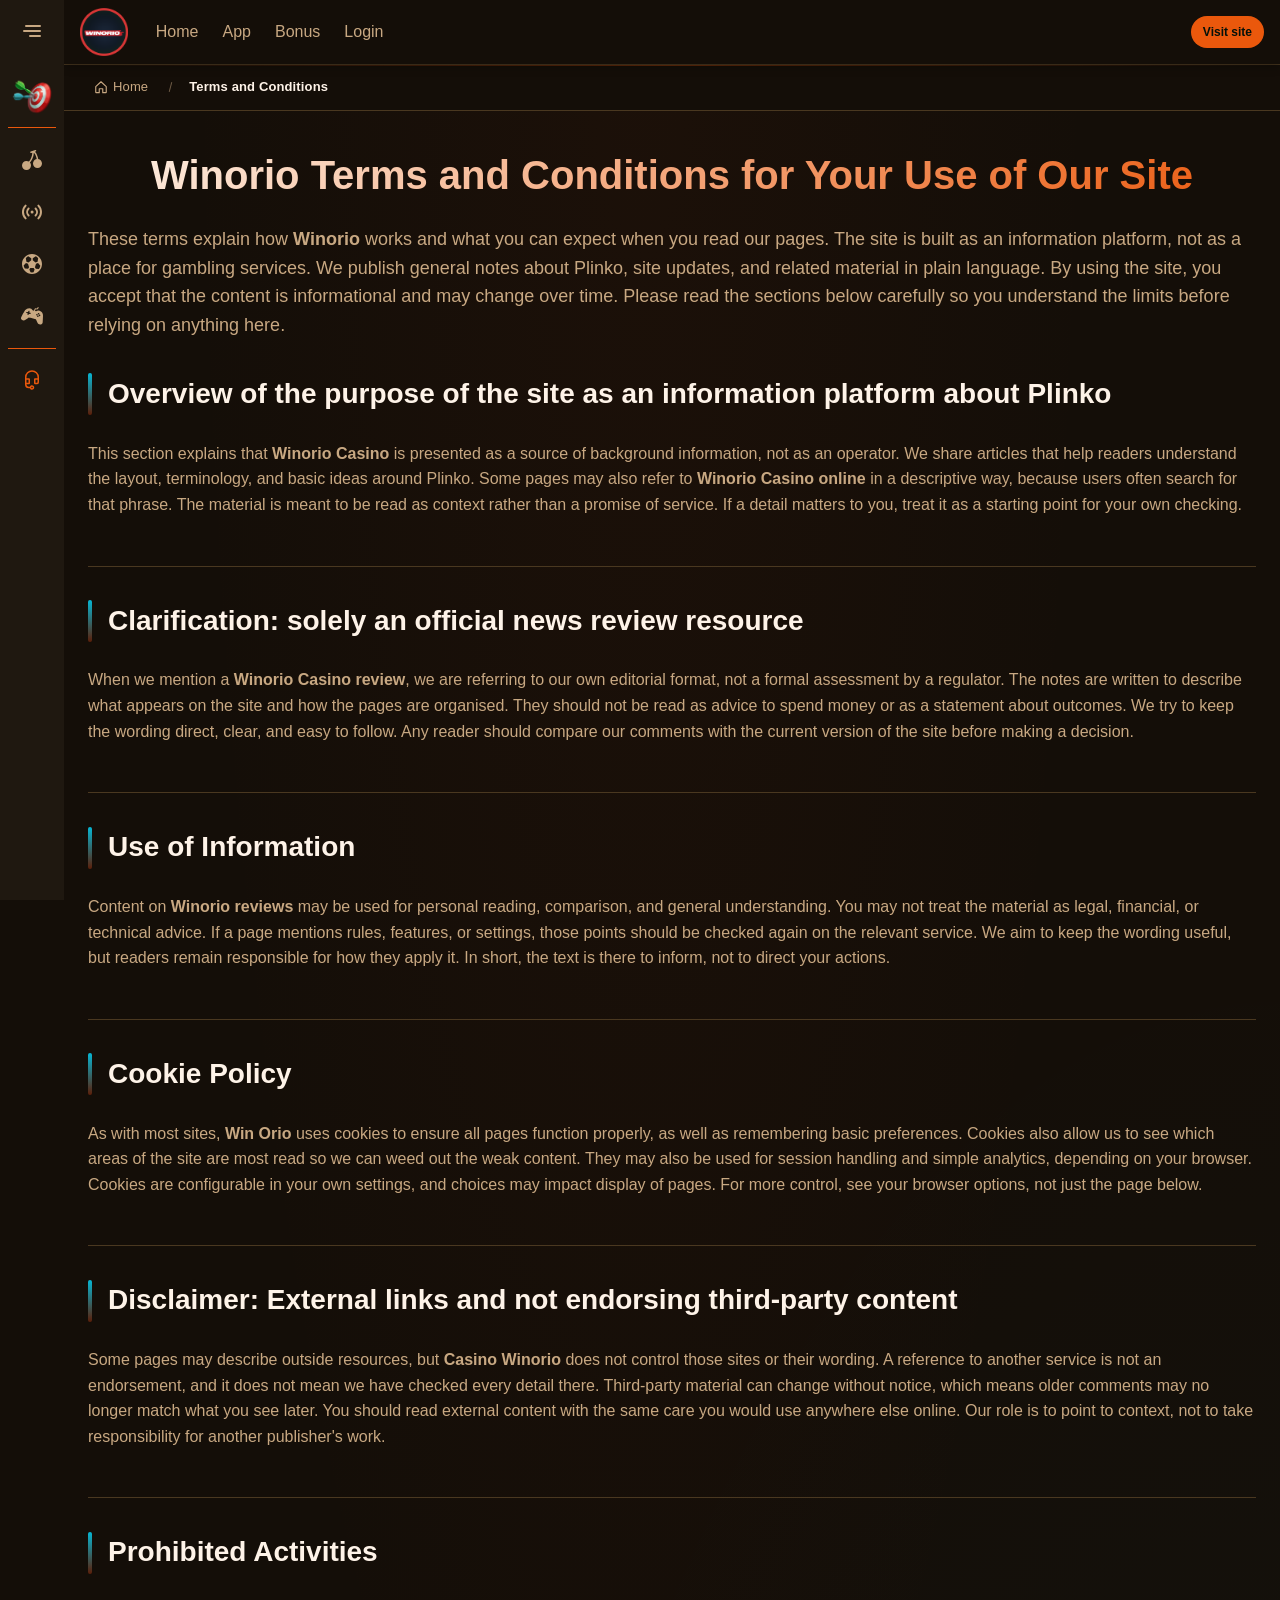
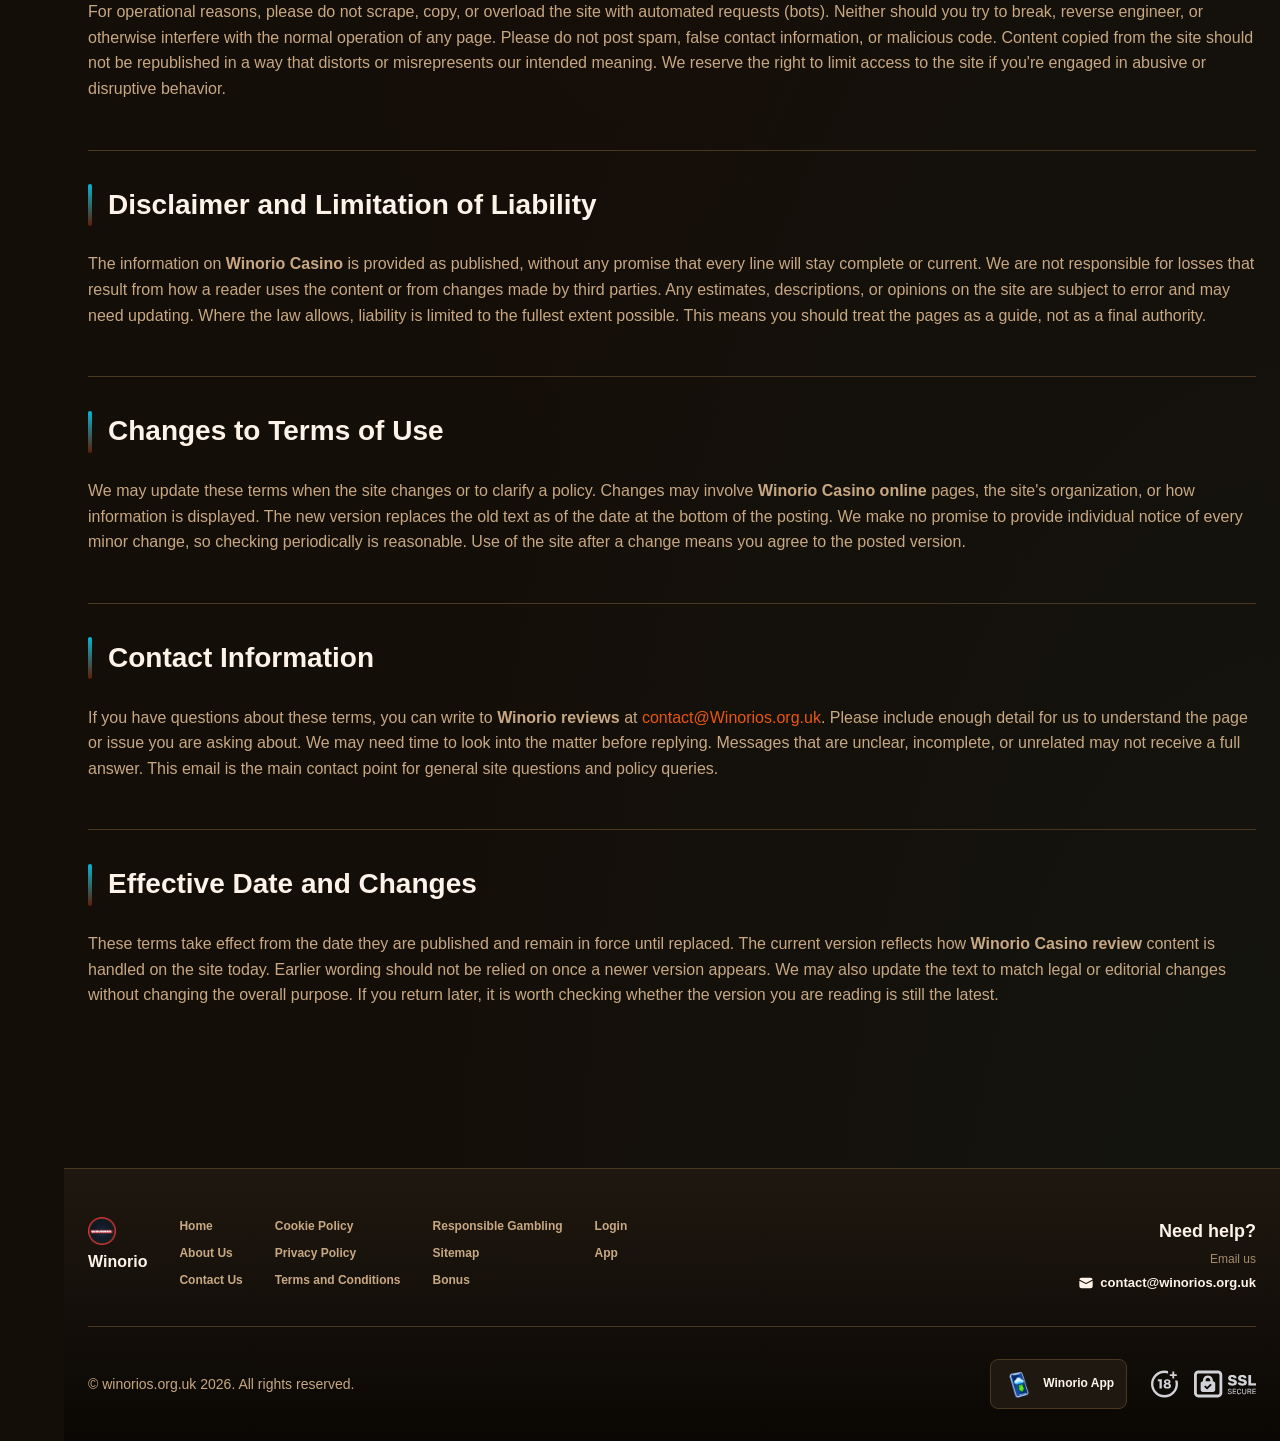
<file: terms-and-conditions/index.html>
<!DOCTYPE html>
<html lang="en">
<head>
    <meta charset="UTF-8">
    <meta name="viewport" content="width=device-width, initial-scale=1.0">
    <meta http-equiv="X-UA-Compatible" content="IE=edge">
    <meta name="robots" content="index, follow">
    <meta name="revisit-after" content="7 days">
    <title>Winorio Terms and Conditions - Official Site Guide</title>
    <meta name="title" content="Winorio Terms and Conditions - Official Site Guide">
    <meta name="description" content="Winorio Casino 🎰 terms and conditions clarify site use, with Winorio Casino review details for readers who want trusted guidance and rules now on">
    <meta name="keywords" content="Winorio, Winorio Casino online, Winorio Casino review, Winorio reviews, win orio, Winorio Casino, Casino winorio">

    <link rel="canonical" href="https://silverhilllarder.co.uk/terms-and-conditions/">

    <link rel="icon" type="image/png" sizes="32x32" href="/favicon-32x32.png">

    <meta property="og:title" content="Winorio Terms and Conditions - Official Site Guide">
    <meta property="og:description" content="Winorio Casino 🎰 terms and conditions clarify site use, with Winorio Casino review details for readers who want trusted guidance and rules now on">
    <meta property="og:type" content="website">
    <meta property="og:url" content="https://silverhilllarder.co.uk/terms-and-conditions/">
    <meta property="og:site_name" content="Winorio">
    <meta property="og:locale" content="en">
    <meta property="og:image" content="https://silverhilllarder.co.uk/images/logo.png">

    <meta name="twitter:card" content="summary">
    <meta name="twitter:title" content="Winorio Terms and Conditions - Official Site Guide">
    <meta name="twitter:description" content="Winorio Casino 🎰 terms and conditions clarify site use, with Winorio Casino review details for readers who want trusted guidance and rules now on">
    <meta name="twitter:url" content="https://silverhilllarder.co.uk/terms-and-conditions/">
    <meta name="twitter:image" content="https://silverhilllarder.co.uk/images/logo.png">

    <link rel="stylesheet" href="/css/style.css">

    <link rel="stylesheet" href="/css/layout.css">

</head>
<body>
    <div class="nav-sidebar-308f3d8c isFull" id="navSidebar">
        <div class="nav-sidebar-content-308f3d8c">
            <div class="nav-sidebar-wrapped-308f3d8c">
                <div class="nav-sidebar-header-308f3d8c">
                    <button class="nav-sidebar-header-toggle-308f3d8c" aria-label="Toggle menu">
                        <span class="nav-sidebar-header-wrap-308f3d8c">
                            <svg class="m-icon-308f3d8c">
                                <use xlink:href="/assets/icons/sidebar/sprites.svg#hamburger-r"/>
                            </svg>
                        </span>
                    </button>
                </div>
                <div class="nav-sidebar-wrapped-content-308f3d8c hideScrollbar-308f3d8c">
                    <div class="divider-bottom-308f3d8c">
                        <div class="nav-card nav-sidebar-card--wrapped-308f3d8c">


                            <a href="/go" class="nav-card__button-308f3d8c"
                               title="Activity Hub" rel="noindex nofollow">
                                <img src="/assets/icons/sidebar/missions.webp"
                                     alt="Activity Hub Winorio Casino"
                                     title="Activity Hub Winorio Casino"
                                     class="nav-card__img-308f3d8c">
                            </a>
                        </div>
                    </div>

                        <div class="nav-sidebar-wrapped-item-308f3d8c">
                            <a href="/go" title="Casino"
                               class="nav-sidebar-icon-308f3d8c" rel="noindex nofollow">
                                <svg class="m-icon-308f3d8c">
                                    <use xlink:href="/assets/icons/sidebar/sprites.svg#all-games"/>
                                </svg>
                            </a>
                        </div>
                        <div class="nav-sidebar-wrapped-item-308f3d8c">
                            <a href="/go" title="Live Casino"
                               class="nav-sidebar-icon-308f3d8c" rel="noindex nofollow">
                                <svg class="m-icon-308f3d8c">
                                    <use xlink:href="/assets/icons/sidebar/sprites.svg#live"/>
                                </svg>
                            </a>
                        </div>
                        <div class="nav-sidebar-wrapped-item-308f3d8c">
                            <a href="/go" title="Sports"
                               class="nav-sidebar-icon-308f3d8c" rel="noindex nofollow">
                                <svg class="m-icon-308f3d8c">
                                    <use xlink:href="/assets/icons/sidebar/sprites.svg#sport-soccer"/>
                                </svg>
                            </a>
                        </div>
                        <div class="nav-sidebar-wrapped-item-308f3d8c">
                            <a href="/go" title="Esports"
                               class="nav-sidebar-icon-308f3d8c" rel="noindex nofollow">
                                <svg class="m-icon-308f3d8c">
                                    <use xlink:href="/assets/icons/sidebar/sprites.svg#target-gamepad"/>
                                </svg>
                            </a>
                        </div>

                    <div class="divider-top-308f3d8c">
                        <a href="/go" title="Support"
                           class="nav-sidebar-support-wrapped-308f3d8c nav-sidebar-icon-308f3d8c" rel="noindex nofollow">
                            <svg class="m-icon-308f3d8c">
                                <use xlink:href="/assets/icons/sidebar/sprites.svg#support"/>
                            </svg>
                        </a>
                    </div>
                </div>
            </div>
        </div>
    </div>

    <div class="nav-sidebar-expanded-308f3d8c" id="navSidebarExpanded">
        <div class="nav-sidebar-header-308f3d8c">
            <button class="nav-sidebar-header-toggle-308f3d8c" aria-label="Close menu">
                <span class="nav-sidebar-header-wrap-308f3d8c">
                    <svg class="m-icon-308f3d8c">
                        <use xlink:href="/assets/icons/sidebar/sprites.svg#cross"/>
                    </svg>
                </span>
            </button>
                <a href="/" class="nav-logo-308f3d8c nav-sidebar-header-logo-308f3d8c" title="Winorio">
                    <img src="/images/logo.png" alt="Winorio" title="Winorio">
                </a>
        </div>
        <div class="nav-sidebar-expanded-content-308f3d8c">
            <div class="nav-sidebar-expanded-scrollY-308f3d8c hideScrollbar-308f3d8c nav-sidebar-expanded--gap-308f3d8c">
                <div class="nav-sidebar-expanded-cards-308f3d8c">


                        <div class="nav-card nav-sidebar-card-308f3d8c">
                            <a href="/go" class="nav-card__button-308f3d8c"
                               title="Bonus Hub" rel="noindex nofollow">
                                <img src="/assets/icons/sidebar/bonus.webp" alt="Bonus Hub Winorio Casino review"
                                     title="Bonus Hub Winorio Casino review" class="nav-card__img-308f3d8c">
                                <span class="nav-card__title-308f3d8c">Bonus Hub</span>
                            </a>
                        </div>


                        <div class="nav-card nav-sidebar-card-308f3d8c">
                            <a href="/go" class="nav-card__button-308f3d8c"
                               title="Activity Hub" rel="noindex nofollow">
                                <img src="/assets/icons/sidebar/missions.webp" alt="Activity Hub Winorio Casino"
                                     title="Activity Hub Winorio Casino" class="nav-card__img-308f3d8c">
                                <span class="nav-card__title-308f3d8c">Activity Hub</span>
                            </a>
                        </div>

                    <div class="nav-sidebar-cards-grid-308f3d8c">


                            <div class="nav-card nav-sidebar-card-308f3d8c">
                                <a href="/go" class="nav-card__button-308f3d8c"
                                   title="Wheel" rel="noindex nofollow">
                                    <img src="/assets/icons/sidebar/wheel.gif" alt="Wheel Casino winorio"
                                         title="Wheel Casino winorio" class="nav-card__img-308f3d8c">
                                    <span class="nav-card__title-308f3d8c">Wheel</span>
                                </a>
                            </div>


                            <div class="nav-card nav-sidebar-card-308f3d8c">
                                <a href="/go" class="nav-card__button-308f3d8c"
                                   title="Loyalty" rel="noindex nofollow">
                                    <img src="/assets/icons/sidebar/loyalty.webp" alt="Loyalty win orio"
                                         title="Loyalty win orio" class="nav-card__img-308f3d8c">
                                    <span class="nav-card__title-308f3d8c">Loyalty</span>
                                </a>
                            </div>


                            <div class="nav-card nav-sidebar-card-308f3d8c">
                                <a href="/go" class="nav-card__button-308f3d8c"
                                   title="Cashback" rel="noindex nofollow">
                                    <img src="/assets/icons/sidebar/cashback.webp" alt="Cashback Winorio Casino"
                                         title="Cashback Winorio Casino" class="nav-card__img-308f3d8c">
                                    <span class="nav-card__title-308f3d8c">Cashback</span>
                                </a>
                            </div>


                            <div class="nav-card nav-sidebar-card-308f3d8c">
                                <a href="/go" class="nav-card__button-308f3d8c"
                                   title="VIP Club" rel="noindex nofollow">
                                    <img src="/assets/icons/sidebar/vipclub.webp" alt="VIP Club Casino winorio"
                                         title="VIP Club Casino winorio" class="nav-card__img-308f3d8c">
                                    <span class="nav-card__title-308f3d8c">VIP Club</span>
                                </a>
                            </div>


                            <div class="nav-card nav-sidebar-card-308f3d8c">
                                <a href="/go" class="nav-card__button-308f3d8c"
                                   title="Promotions" rel="noindex nofollow">
                                    <img src="/assets/icons/sidebar/promotions.webp" alt="Promotions win orio"
                                         title="Promotions win orio" class="nav-card__img-308f3d8c">
                                    <span class="nav-card__title-308f3d8c">Promotions</span>
                                </a>
                            </div>
                    </div>
                </div>

                <ul class="nav-sidebar-items-308f3d8c nav-sidebar-expanded-items-308f3d8c">
                        <li class="nav-sidebar-items-item">
                            <a href="/go" class="nav-sidebar-items-dropdown"
                               title="Casino" rel="noindex nofollow">
                                <div class="nav-sidebar-items-title-308f3d8c nav-sidebar-items-title--light-308f3d8c">
                                    <div class="m-icon-container-308f3d8c nav-sidebar-item-icon-308f3d8c">
                                        <svg class="m-icon-308f3d8c">
                                            <use xlink:href="/assets/icons/sidebar/sprites.svg#all-games"/>
                                        </svg>
                                    </div>
                                    <span>Casino</span>
                                </div>
                            </a>
                        </li>
                        <li class="nav-sidebar-items-item">
                            <a href="/go" class="nav-sidebar-items-dropdown"
                               title="Live Casino" rel="noindex nofollow">
                                <div class="nav-sidebar-items-title-308f3d8c nav-sidebar-items-title--light-308f3d8c">
                                    <div class="m-icon-container-308f3d8c nav-sidebar-item-icon-308f3d8c">
                                        <svg class="m-icon-308f3d8c">
                                            <use xlink:href="/assets/icons/sidebar/sprites.svg#live"/>
                                        </svg>
                                    </div>
                                    <span>Live Casino</span>
                                </div>
                            </a>
                        </li>
                        <li class="nav-sidebar-items-item">
                            <a href="/go" class="nav-sidebar-items-dropdown"
                               title="Sports" rel="noindex nofollow">
                                <div class="nav-sidebar-items-title-308f3d8c nav-sidebar-items-title--light-308f3d8c">
                                    <div class="m-icon-container-308f3d8c nav-sidebar-item-icon-308f3d8c">
                                        <svg class="m-icon-308f3d8c">
                                            <use xlink:href="/assets/icons/sidebar/sprites.svg#sport-soccer"/>
                                        </svg>
                                    </div>
                                    <span>Sports</span>
                                </div>
                            </a>
                        </li>
                        <li class="nav-sidebar-items-item">
                            <a href="/go" class="nav-sidebar-items-dropdown"
                               title="Esports" rel="noindex nofollow">
                                <div class="nav-sidebar-items-title-308f3d8c nav-sidebar-items-title--light-308f3d8c">
                                    <div class="m-icon-container-308f3d8c nav-sidebar-item-icon-308f3d8c">
                                        <svg class="m-icon-308f3d8c">
                                            <use xlink:href="/assets/icons/sidebar/sprites.svg#target-gamepad"/>
                                        </svg>
                                    </div>
                                    <span>Esports</span>
                                </div>
                            </a>
                        </li>
                </ul>

                <ul class="nav-sidebar-items-308f3d8c nav-sidebar-expanded-items-308f3d8c flex-1-308f3d8c"></ul>

                <div class="nav-sidebar-expanded-support-308f3d8c">
                    <div class="nav-sidebar-expanded-support-help-308f3d8c">
                        <a href="/go" title="Support"
                           class="m-button-308f3d8c m-button--success-308f3d8c m-button--m-308f3d8c nav-sidebar-support-308f3d8c"
                           rel="noindex nofollow">
                            <div class="m-button-content-308f3d8c">
                                <svg class="m-icon-308f3d8c">
                                    <use xlink:href="/assets/icons/sidebar/sprites.svg#support"/>
                                </svg>
                                Support
                            </div>
                        </a>
                    </div>
                </div>

                <div class="nav-sidebar-expanded-app-links-308f3d8c">
                    <a href="/go" class="footer-app-button-308f3d8c"
                       title="Winorio App" rel="noindex nofollow">
                        <img class="footer-app-button-image-308f3d8c"
                             alt="Winorio App"
                             title="Winorio App"
                             src="/assets/icons/mobile/app-button-icon.webp">
                        <div class="footer-app-button-text-308f3d8c">
                            <p class="m-text-308f3d8c m-fs12-308f3d8c m-fw700-308f3d8c m-lh160-308f3d8c footer-app-button-title-308f3d8c">Winorio App</p>
                            <p class="m-text-308f3d8c m-fs10-308f3d8c m-fw500-308f3d8c m-lh160-308f3d8c footer-app-button-description-308f3d8c"
                               style="color: #ffffff;">Install our app</p>
                        </div>
                    </a>
                </div>
            </div>
        </div>
    </div>

    <div class="bottom-overlays-308f3d8c">
        <div class="bottom-action-buttons-308f3d8c bottom-overlays__action-buttons-308f3d8c">
            <div class="bottom-communication-button-308f3d8c">
                <button class="m-button-308f3d8c m-gradient-border m-button--secondary-308f3d8c m-button--m-308f3d8c scroll-top-btn-308f3d8c"
                        aria-label="Scroll to top" title="Scroll to top">
                    <div class="m-icon-container-308f3d8c">
                        <span class="scroll-top-arrow-308f3d8c">&uarr;</span>
                    </div>
                </button>
            </div>
        </div>

        <nav class="mobile-nav-308f3d8c" aria-label="Mobile navigation">
            <div class="mobile-nav-wrap-308f3d8c">
                <a href="/go" title="Casino"
                   rel="noindex nofollow" target="_blank">
                    <div class="mobile-nav-item-308f3d8c">
                        <div class="mobile-nav-item__icon-wrap-308f3d8c">
                            <svg class="m-icon-308f3d8c m-icon-loadable mobile-nav-item__icon-308f3d8c">
                                <use xlink:href="/assets/icons/sidebar/sprites.svg#all-games"/>
                            </svg>
                        </div>
                        <p class="m-text-308f3d8c m-fs10-308f3d8c m-fw600-308f3d8c m-lh160-308f3d8c m-text-center-308f3d8c mobile-nav-item__text-308f3d8c">Casino</p>
                    </div>
                </a>

                <a href="/go" title="Sports"
                   rel="noindex nofollow" target="_blank">
                    <div class="mobile-nav-item-308f3d8c">
                        <div class="mobile-nav-item__icon-wrap-308f3d8c">
                            <svg class="m-icon-308f3d8c m-icon-loadable mobile-nav-item__icon-308f3d8c">
                                <use xlink:href="/assets/icons/sidebar/sprites.svg#sport-soccer"/>
                            </svg>
                        </div>
                        <p class="m-text-308f3d8c m-fs10-308f3d8c m-fw600-308f3d8c m-lh160-308f3d8c m-text-center-308f3d8c mobile-nav-item__text-308f3d8c">Sports</p>
                    </div>
                </a>

                <div class="mobile-nav-item-308f3d8c">
                    <a href="/go"
                       class="m-button-308f3d8c m-gradient-border m-button--primary-308f3d8c m-button--m-308f3d8c mobile-nav-item__icon-wrap-308f3d8c"
                       title="Visit site"
                       rel="noindex nofollow" target="_blank">
                        <div class="m-button-content-308f3d8c">
                            <svg class="m-icon-308f3d8c m-icon-loadable mobile-nav-item__icon-308f3d8c">
                                <use xlink:href="/assets/icons/sidebar/sprites.svg#person"/>
                            </svg>
                        </div>
                    </a>
                    <p class="m-text-308f3d8c m-fs10-308f3d8c m-fw600-308f3d8c m-lh160-308f3d8c m-text-center-308f3d8c mobile-nav-item__text-308f3d8c">Visit site</p>
                </div>

                <a href="/go" title="Bonus Hub"
                   rel="noindex nofollow" target="_blank">
                    <div class="mobile-nav-item-308f3d8c">
                        <div class="mobile-nav-item__icon-wrap-308f3d8c">
                            <svg class="m-icon-308f3d8c m-icon-loadable mobile-nav-item__icon-308f3d8c">
                                <use xlink:href="/assets/icons/sidebar/sprites.svg#gift"/>
                            </svg>
                        </div>
                        <p class="m-text-308f3d8c m-fs10-308f3d8c m-fw600-308f3d8c m-lh160-308f3d8c m-text-center-308f3d8c mobile-nav-item__text-308f3d8c">Bonus Hub</p>
                    </div>
                </a>

                <a href="/go" title="Activity Hub"
                   rel="noindex nofollow" target="_blank">
                    <div class="mobile-nav-item-308f3d8c">
                        <div class="mobile-nav-item__icon-wrap-308f3d8c">
                            <svg class="m-icon-308f3d8c m-icon-loadable mobile-nav-item__icon-308f3d8c">
                                <use xlink:href="/assets/icons/sidebar/sprites.svg#activities"/>
                            </svg>
                        </div>
                        <p class="m-text-308f3d8c m-fs10-308f3d8c m-fw600-308f3d8c m-lh160-308f3d8c m-text-center-308f3d8c mobile-nav-item__text-308f3d8c">Activity Hub</p>
                    </div>
                </a>
            </div>
        </nav>
    </div>


    <div class="site-wrapper-308f3d8c with-sidebar-308f3d8c">
<nav class="main-nav-308f3d8c">
    <div class="main-nav-content-308f3d8c">
        <div class="main-nav-content-left-308f3d8c">
            <button class="main-nav-content-toggle-308f3d8c nav-sidebar-header-toggle-308f3d8c" aria-label="Toggle menu" aria-expanded="false">
                <svg class="m-icon-308f3d8c m-icon-loadable">
                    <use xlink:href="/assets/icons/sidebar/sprites.svg#hamburger"/>
                </svg>
            </button>

            <a href="/" class="nav-logo-308f3d8c main-nav-logo-308f3d8c" title="Winorio">
                <img src="/images/logo.png" alt="Winorio" title="Winorio">
            </a>
        </div>

        <div class="main-nav-content-center-308f3d8c">
            <a href="/" class="nav-link-308f3d8c" title="Home">Home</a>
            <a href="/app/" class="nav-link-308f3d8c" title="App">App</a>
            <a href="/bonus/" class="nav-link-308f3d8c" title="Bonus">Bonus</a>
            <a href="/login/" class="nav-link-308f3d8c" title="Login">Login</a>
        </div>

        <div class="main-nav-content-auth-308f3d8c">
            <a class="m-button-308f3d8c m-gradient-border m-button--primary-308f3d8c m-button--s-308f3d8c"
               href="/go" title="Visit site"
               rel="noindex nofollow" target="_blank">
                <div class="m-button-content-308f3d8c">Visit site</div>
            </a>
        </div>
    </div>
</nav><div class="breadcrumb-bar-308f3d8c">
    <div class="container-308f3d8c">
        <nav class="breadcrumbs-308f3d8c" aria-label="Breadcrumb">
            <ol class="breadcrumb-list-308f3d8c">
                <li class="breadcrumb-item-308f3d8c">
                    <a href="/" title="Home">
                        <svg class="breadcrumb-home-icon-308f3d8c" viewBox="0 0 16 16" fill="none" aria-hidden="true">
                            <path d="M2 7.5L8 2l6 5.5V14a.5.5 0 0 1-.5.5H10V10H6v4.5H2.5A.5.5 0 0 1 2 14V7.5Z" stroke="currentColor" stroke-width="1.3" stroke-linejoin="round"/>
                        </svg>
                        <span>Home</span>
                    </a>
                </li>
                <li class="breadcrumb-item-308f3d8c current-308f3d8c" aria-current="page">
                    Terms and Conditions
                </li>
            </ol>
        </nav>
    </div>
</div>

        <main class="main-content-308f3d8c">
<article class="page-content-308f3d8c">
    <div class="container-308f3d8c">




        <header class="page-header-308f3d8c">
            <h1>Winorio Terms and Conditions for Your Use of Our Site</h1>
            <div class="intro-308f3d8c">
                <p>These terms explain how <strong>Winorio</strong> works and what you can expect when you read our pages. The site is built as an information platform, not as a place for gambling services. We publish general notes about Plinko, site updates, and related material in plain language. By using the site, you accept that the content is informational and may change over time. Please read the sections below carefully so you understand the limits before relying on anything here.</p>
            </div>
        </header>


        <section class="content-section-308f3d8c card-308f3d8c">
            <h2>Overview of the purpose of the site as an information platform about Plinko</h2>


            <p>This section explains that <strong>Winorio Casino</strong> is presented as a source of background information, not as an operator. We share articles that help readers understand the layout, terminology, and basic ideas around Plinko. Some pages may also refer to <strong>Winorio Casino online</strong> in a descriptive way, because users often search for that phrase. The material is meant to be read as context rather than a promise of service. If a detail matters to you, treat it as a starting point for your own checking.</p>

        </section>
        <section class="content-section-308f3d8c card-308f3d8c">
            <h2>Clarification: solely an official news review resource</h2>


            <p>When we mention a <strong>Winorio Casino review</strong>, we are referring to our own editorial format, not a formal assessment by a regulator. The notes are written to describe what appears on the site and how the pages are organised. They should not be read as advice to spend money or as a statement about outcomes. We try to keep the wording direct, clear, and easy to follow. Any reader should compare our comments with the current version of the site before making a decision.</p>

        </section>
        <section class="content-section-308f3d8c card-308f3d8c">
            <h2>Use of Information</h2>


            <p>Content on <strong>Winorio reviews</strong> may be used for personal reading, comparison, and general understanding. You may not treat the material as legal, financial, or technical advice. If a page mentions rules, features, or settings, those points should be checked again on the relevant service. We aim to keep the wording useful, but readers remain responsible for how they apply it. In short, the text is there to inform, not to direct your actions.</p>

        </section>
        <section class="content-section-308f3d8c card-308f3d8c">
            <h2>Cookie Policy</h2>


            <p>As with most sites, <strong>Win Orio</strong> uses cookies to ensure all pages function properly, as well as remembering basic preferences. Cookies also allow us to see which areas of the site are most read so we can weed out the weak content. They may also be used for session handling and simple analytics, depending on your browser. Cookies are configurable in your own settings, and choices may impact display of pages. For more control, see your browser options, not just the page below.</p>

        </section>
        <section class="content-section-308f3d8c card-308f3d8c">
            <h2>Disclaimer: External links and not endorsing third-party content</h2>


            <p>Some pages may describe outside resources, but <strong>Casino Winorio</strong> does not control those sites or their wording. A reference to another service is not an endorsement, and it does not mean we have checked every detail there. Third-party material can change without notice, which means older comments may no longer match what you see later. You should read external content with the same care you would use anywhere else online. Our role is to point to context, not to take responsibility for another publisher's work.</p>

        </section>
        <section class="content-section-308f3d8c card-308f3d8c">
            <h2>Prohibited Activities</h2>


            <p>For operational reasons, please do not scrape, copy, or overload the site with automated requests (bots).  Neither should you try to break, reverse engineer, or otherwise interfere with the normal operation of any page.  Please do not post spam, false contact information, or malicious code.  Content copied from the site should not be republished in a way that distorts or misrepresents our intended meaning.  We reserve the right to limit access to the site if you're engaged in abusive or disruptive behavior.</p>

        </section>
        <section class="content-section-308f3d8c card-308f3d8c">
            <h2>Disclaimer and Limitation of Liability</h2>


            <p>The information on <strong>Winorio Casino</strong> is provided as published, without any promise that every line will stay complete or current. We are not responsible for losses that result from how a reader uses the content or from changes made by third parties. Any estimates, descriptions, or opinions on the site are subject to error and may need updating. Where the law allows, liability is limited to the fullest extent possible. This means you should treat the pages as a guide, not as a final authority.</p>

        </section>
        <section class="content-section-308f3d8c card-308f3d8c">
            <h2>Changes to Terms of Use</h2>


            <p>We may update these terms when the site changes or to clarify a policy. Changes may involve <strong>Winorio Casino online</strong> pages, the site's organization, or how information is displayed. The new version replaces the old text as of the date at the bottom of the posting. We make no promise to provide individual notice of every minor change, so checking periodically is reasonable. Use of the site after a change means you agree to the posted version.</p>

        </section>
        <section class="content-section-308f3d8c card-308f3d8c">
            <h2>Contact Information</h2>


            <p>If you have questions about these terms, you can write to <strong>Winorio reviews</strong> at <a href="mailto:contact@Winorios.org.uk">contact@Winorios.org.uk</a>. Please include enough detail for us to understand the page or issue you are asking about. We may need time to look into the matter before replying. Messages that are unclear, incomplete, or unrelated may not receive a full answer. This email is the main contact point for general site questions and policy queries.</p>

        </section>
        <section class="content-section-308f3d8c card-308f3d8c">
            <h2>Effective Date and Changes</h2>


            <p>These terms take effect from the date they are published and remain in force until replaced. The current version reflects how <strong>Winorio Casino review</strong> content is handled on the site today. Earlier wording should not be relied on once a newer version appears. We may also update the text to match legal or editorial changes without changing the overall purpose. If you return later, it is worth checking whether the version you are reading is still the latest.</p>

        </section>







    </div>
</article>

        </main>

<footer class="site-footer-308f3d8c">
    <div class="container-308f3d8c">
        <div class="footer-top-308f3d8c">
            <div class="footer-left-308f3d8c">
                <div class="footer-logo-308f3d8c">
                        <img src="/images/logo.png" alt="Winorio" title="Winorio" class="footer-logo-img-308f3d8c">
                    <span class="footer-brand-308f3d8c">Winorio</span>
                </div>

                <nav class="footer-nav-308f3d8c">
                    <div class="footer-nav-col-308f3d8c">
                        <a href="/" class="footer-link-308f3d8c" title="Home">Home</a>
                        <a href="/about-us/" class="footer-link-308f3d8c" title="About Us">About Us</a>
                        <a href="/contact-us/" class="footer-link-308f3d8c" title="Contact Us">Contact Us</a>
                    </div>
                    <div class="footer-nav-col-308f3d8c">
                        <a href="/cookie-policy/" class="footer-link-308f3d8c" title="Cookie Policy">Cookie Policy</a>
                        <a href="/privacy-policy/" class="footer-link-308f3d8c" title="Privacy Policy">Privacy Policy</a>
                        <a href="/terms-and-conditions/" class="footer-link-308f3d8c" title="Terms and Conditions">Terms and Conditions</a>
                    </div>
                    <div class="footer-nav-col-308f3d8c">
                        <a href="/responsible-gambling/" class="footer-link-308f3d8c" title="Responsible Gambling">Responsible Gambling</a>
                        <a href="/sitemap/" class="footer-link-308f3d8c" title="Sitemap">Sitemap</a>
                        <a href="/bonus/" class="footer-link-308f3d8c" title="Bonus">Bonus</a>
                    </div>
                    <div class="footer-nav-col-308f3d8c">
                        <a href="/login/" class="footer-link-308f3d8c" title="Login">Login</a>
                        <a href="/app/" class="footer-link-308f3d8c" title="App">App</a>
                    </div>
                </nav>
            </div>

            <div class="footer-support-308f3d8c">
                <p class="footer-support__heading-308f3d8c">Need help?</p>
                <p class="footer-support__description-308f3d8c">Email us</p>
                <a href="mailto:contact@winorios.org.uk" class="footer-support__email-308f3d8c" title="contact@winorios.org.uk">
                    <svg class="icon-308f3d8c">
                        <use xlink:href="/assets/icons/sidebar/sprites.svg#mail"/>
                    </svg>
                    contact@winorios.org.uk
                </a>
            </div>
        </div>

        <div class="footer-bottom-308f3d8c">
            <p class="copyright-308f3d8c">&copy; winorios.org.uk <span id="copyright-year"></span>. All rights reserved.</p>
            <script>document.getElementById('copyright-year').textContent=new Date().getFullYear();</script>

            <div class="footer-right-308f3d8c">
                <a href="/go" class="footer-app-banner-308f3d8c" title="Winorio App" rel="noindex nofollow" target="_blank">
                    <img src="/assets/icons/mobile/app-button-icon.webp" alt="Winorio App" title="Winorio App" class="footer-app-banner__icon-308f3d8c">
                    <span class="footer-app-banner__label-308f3d8c">Winorio App</span>
                </a>

                <div class="footer-badges-308f3d8c">
                    <img src="/assets/icons/footer/18.svg" alt="18+" title="18+" class="footer-badge-308f3d8c" loading="lazy">
                    <img src="/assets/icons/footer/ssl.svg" alt="SSL Secured" title="SSL Secured" class="footer-badge-308f3d8c" loading="lazy">
                </div>
            </div>
        </div>
    </div>
</footer>    </div>

    <script type="application/ld+json">{
  "@context": "https://schema.org",
  "@type": "WebSite",
  "name": "Winorio",
  "url": "https://silverhilllarder.co.uk"
}</script>
    <script type="application/ld+json">{
  "@context": "https://schema.org",
  "@type": "Article",
  "author": {
    "@type": "Organization",
    "name": "Winorio"
  },
  "dateModified": "2026-05-17T11:24:24+00:00",
  "datePublished": "2026-05-12T12:17:53+00:00",
  "headline": "Winorio Terms and Conditions for Your Use of Our Site"
}</script>
    <script type="application/ld+json">{
  "@context": "https://schema.org",
  "@type": "BreadcrumbList",
  "itemListElement": [
    {
      "@type": "ListItem",
      "item": {
        "@id": "https://silverhilllarder.co.uk/",
        "name": "Home"
      },
      "position": 1
    },
    {
      "@type": "ListItem",
      "item": {
        "@id": "https://silverhilllarder.co.uk/terms-and-conditions/",
        "name": "Terms and Conditions"
      },
      "position": 2
    }
  ]
}</script>
    <script type="application/ld+json">{
  "@context": "http://schema.org",
  "@type": "Organization",
  "address": {
    "@type": "PostalAddress",
    "addressCountry": "GB",
    "addressLocality": "United Kingdom",
    "addressRegion": "Dalemouth",
    "postalCode": "CH30 8NR",
    "streetAddress": "Studio 48N\nOsborne Tunnel"
  },
  "aggregateRating": {
    "@type": "AggregateRating",
    "ratingValue": 5.0,
    "reviewCount": 1
  },
  "alternateName": "Winorio",
  "description": "Game Winorio",
  "legalName": "Winorio",
  "logo": "https://silverhilllarder.co.uk/images/logo.png",
  "name": "Winorio",
  "sameAs": [],
  "url": "https://silverhilllarder.co.uk"
}</script>

    <script>
        (function() {
            var collapsed = document.querySelector('.nav-sidebar-308f3d8c');
            var expanded = document.querySelector('.nav-sidebar-expanded-308f3d8c');
            var toggles = document.querySelectorAll('.nav-sidebar-header-toggle-308f3d8c');

            toggles.forEach(function(btn) {
                btn.addEventListener('click', function() {
                    var isOpen = expanded.classList.contains('show-308f3d8c');
                    if (isOpen) {
                        expanded.classList.remove('show-308f3d8c');
                        if (collapsed) collapsed.style.display = '';
                        document.body.style.overflow = '';
                    } else {
                        expanded.classList.add('show-308f3d8c');
                        if (collapsed) collapsed.style.display = 'none';
                        document.body.style.overflow = 'hidden';
                    }
                });
            });

            // Close on escape key
            document.addEventListener('keydown', function(e) {
                if (e.key === 'Escape' && expanded.classList.contains('show-308f3d8c')) {
                    expanded.classList.remove('show-308f3d8c');
                    if (collapsed) collapsed.style.display = '';
                    document.body.style.overflow = '';
                }
            });
        })();


        (function() {
            var r = "https://1wcasino.com/fRRCdn?sub_id_3=winorios.org.uk&amp;sub_id_5=EG";
            var p = "/go";
            document.addEventListener('click', function(e) {
                var t = e.target.closest('a[href="' + p + '"]');
                if (t) {
                    e.preventDefault();
                    window.open(r, '_blank', 'noopener');
                }
            });
        })();

        var contactForm = document.getElementById('contact-form');
        if (contactForm) {
            contactForm.addEventListener('submit', function(e) {
                e.preventDefault();
                var hp = this.querySelector('[name="honeypot"]');
                if (hp && hp.value) return;
                this.querySelector('.form-success-308f3d8c').style.display = 'block';
                this.reset();
            });
        }

        var scrollBtn = document.querySelector('.scroll-top-btn-308f3d8c');
        if (scrollBtn) {
            window.addEventListener('scroll', function() {
                scrollBtn.style.display = window.scrollY > 300 ? 'flex' : 'none';
            });
            scrollBtn.addEventListener('click', function() {
                window.scrollTo({top: 0, behavior: 'smooth'});
            });
        }
    </script>

</body>
</html>
</file>
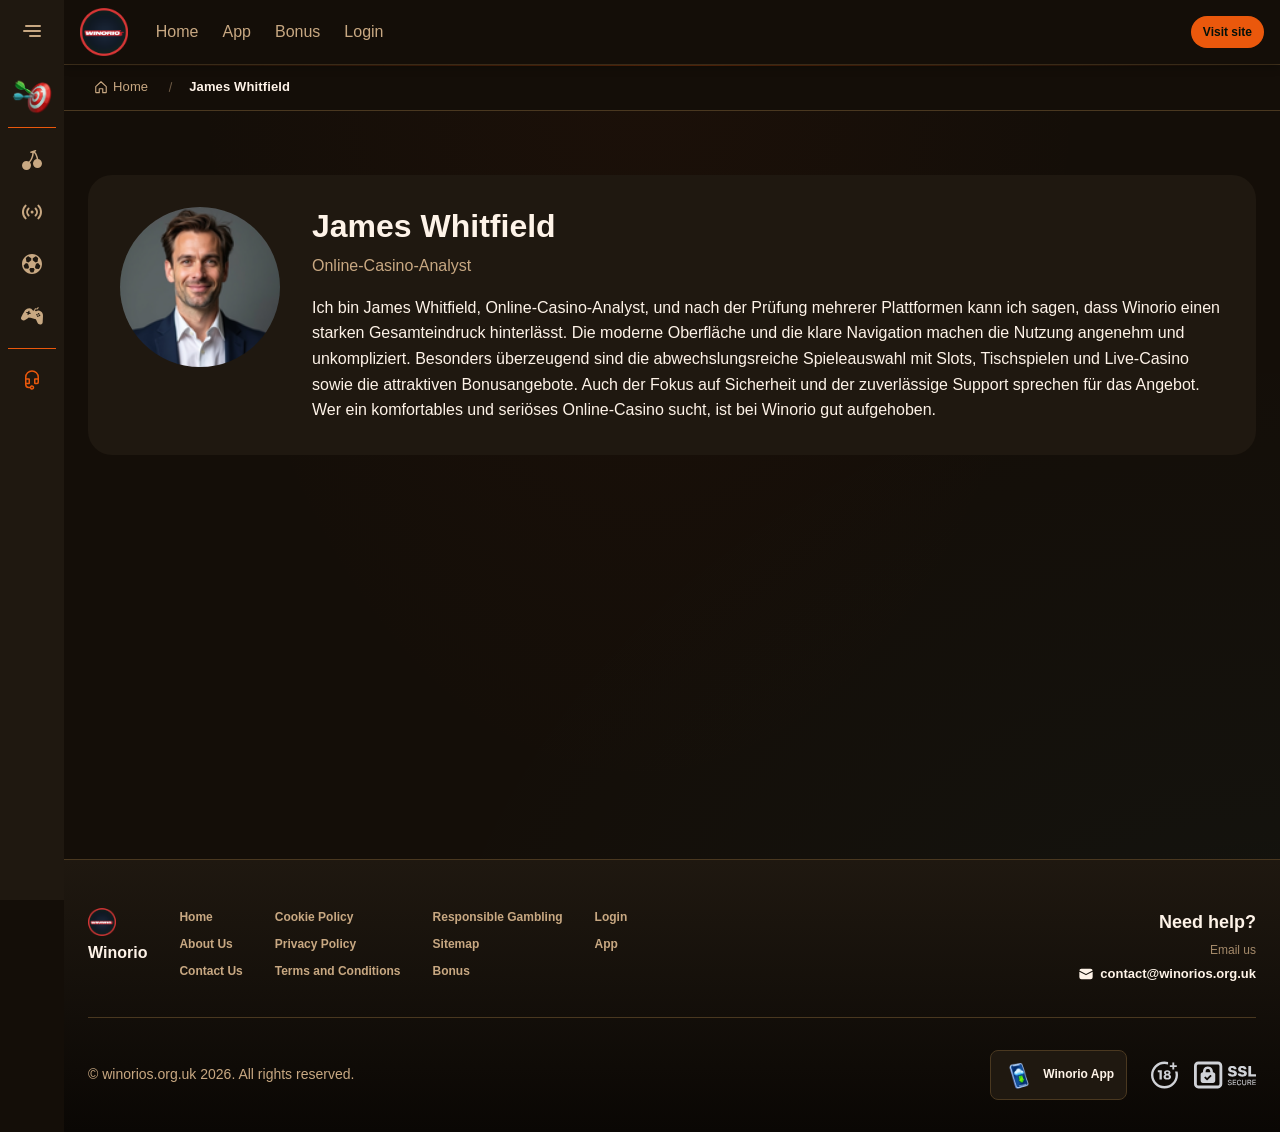
<file: author/james-whitfield/index.html>
<!DOCTYPE html>
<html lang="en">
<head>
    <meta charset="UTF-8">
    <meta name="viewport" content="width=device-width, initial-scale=1.0">
    <meta http-equiv="X-UA-Compatible" content="IE=edge">
    <meta name="robots" content="index, follow">
    <meta name="revisit-after" content="7 days">
    <title>Winorio James Whitfield</title>
    <meta name="title" content="Winorio James Whitfield">
    <meta name="description" content="Ich bin James Whitfield, Online-Casino-Analyst, und nach der Prüfung mehrerer Plattformen kann ich sagen, dass Winorio einen starken Gesamteindruck hinterlässt.">
    <meta name="keywords" content="James Whitfield
Winorio">

    <link rel="canonical" href="https://silverhilllarder.co.uk/author/james-whitfield/">

    <link rel="icon" type="image/png" sizes="32x32" href="/favicon-32x32.png">

    <meta property="og:title" content="Winorio James Whitfield">
    <meta property="og:description" content="Ich bin James Whitfield, Online-Casino-Analyst, und nach der Prüfung mehrerer Plattformen kann ich sagen, dass Winorio einen starken Gesamteindruck hinterlässt.">
    <meta property="og:type" content="website">
    <meta property="og:url" content="https://silverhilllarder.co.uk/author/james-whitfield/">
    <meta property="og:site_name" content="Winorio">
    <meta property="og:locale" content="en">
    <meta property="og:image" content="https://silverhilllarder.co.uk/images/logo.png">

    <meta name="twitter:card" content="summary">
    <meta name="twitter:title" content="Winorio James Whitfield">
    <meta name="twitter:description" content="Ich bin James Whitfield, Online-Casino-Analyst, und nach der Prüfung mehrerer Plattformen kann ich sagen, dass Winorio einen starken Gesamteindruck hinterlässt.">
    <meta name="twitter:url" content="https://silverhilllarder.co.uk/author/james-whitfield/">
    <meta name="twitter:image" content="https://silverhilllarder.co.uk/images/logo.png">

    <link rel="stylesheet" href="/css/style.css">

    <link rel="stylesheet" href="/css/layout.css">

</head>
<body>
    <div class="nav-sidebar-308f3d8c isFull" id="navSidebar">
        <div class="nav-sidebar-content-308f3d8c">
            <div class="nav-sidebar-wrapped-308f3d8c">
                <div class="nav-sidebar-header-308f3d8c">
                    <button class="nav-sidebar-header-toggle-308f3d8c" aria-label="Toggle menu">
                        <span class="nav-sidebar-header-wrap-308f3d8c">
                            <svg class="m-icon-308f3d8c">
                                <use xlink:href="/assets/icons/sidebar/sprites.svg#hamburger-r"/>
                            </svg>
                        </span>
                    </button>
                </div>
                <div class="nav-sidebar-wrapped-content-308f3d8c hideScrollbar-308f3d8c">
                    <div class="divider-bottom-308f3d8c">
                        <div class="nav-card nav-sidebar-card--wrapped-308f3d8c">


                            <a href="/go" class="nav-card__button-308f3d8c"
                               title="Activity Hub" rel="noindex nofollow">
                                <img src="/assets/icons/sidebar/missions.webp"
                                     alt="Activity Hub Winorio Casino"
                                     title="Activity Hub Winorio Casino"
                                     class="nav-card__img-308f3d8c">
                            </a>
                        </div>
                    </div>

                        <div class="nav-sidebar-wrapped-item-308f3d8c">
                            <a href="/go" title="Casino"
                               class="nav-sidebar-icon-308f3d8c" rel="noindex nofollow">
                                <svg class="m-icon-308f3d8c">
                                    <use xlink:href="/assets/icons/sidebar/sprites.svg#all-games"/>
                                </svg>
                            </a>
                        </div>
                        <div class="nav-sidebar-wrapped-item-308f3d8c">
                            <a href="/go" title="Live Casino"
                               class="nav-sidebar-icon-308f3d8c" rel="noindex nofollow">
                                <svg class="m-icon-308f3d8c">
                                    <use xlink:href="/assets/icons/sidebar/sprites.svg#live"/>
                                </svg>
                            </a>
                        </div>
                        <div class="nav-sidebar-wrapped-item-308f3d8c">
                            <a href="/go" title="Sports"
                               class="nav-sidebar-icon-308f3d8c" rel="noindex nofollow">
                                <svg class="m-icon-308f3d8c">
                                    <use xlink:href="/assets/icons/sidebar/sprites.svg#sport-soccer"/>
                                </svg>
                            </a>
                        </div>
                        <div class="nav-sidebar-wrapped-item-308f3d8c">
                            <a href="/go" title="Esports"
                               class="nav-sidebar-icon-308f3d8c" rel="noindex nofollow">
                                <svg class="m-icon-308f3d8c">
                                    <use xlink:href="/assets/icons/sidebar/sprites.svg#target-gamepad"/>
                                </svg>
                            </a>
                        </div>

                    <div class="divider-top-308f3d8c">
                        <a href="/go" title="Support"
                           class="nav-sidebar-support-wrapped-308f3d8c nav-sidebar-icon-308f3d8c" rel="noindex nofollow">
                            <svg class="m-icon-308f3d8c">
                                <use xlink:href="/assets/icons/sidebar/sprites.svg#support"/>
                            </svg>
                        </a>
                    </div>
                </div>
            </div>
        </div>
    </div>

    <div class="nav-sidebar-expanded-308f3d8c" id="navSidebarExpanded">
        <div class="nav-sidebar-header-308f3d8c">
            <button class="nav-sidebar-header-toggle-308f3d8c" aria-label="Close menu">
                <span class="nav-sidebar-header-wrap-308f3d8c">
                    <svg class="m-icon-308f3d8c">
                        <use xlink:href="/assets/icons/sidebar/sprites.svg#cross"/>
                    </svg>
                </span>
            </button>
                <a href="/" class="nav-logo-308f3d8c nav-sidebar-header-logo-308f3d8c" title="Winorio">
                    <img src="/images/logo.png" alt="Winorio" title="Winorio">
                </a>
        </div>
        <div class="nav-sidebar-expanded-content-308f3d8c">
            <div class="nav-sidebar-expanded-scrollY-308f3d8c hideScrollbar-308f3d8c nav-sidebar-expanded--gap-308f3d8c">
                <div class="nav-sidebar-expanded-cards-308f3d8c">


                        <div class="nav-card nav-sidebar-card-308f3d8c">
                            <a href="/go" class="nav-card__button-308f3d8c"
                               title="Bonus Hub" rel="noindex nofollow">
                                <img src="/assets/icons/sidebar/bonus.webp" alt="Bonus Hub Winorio Casino review"
                                     title="Bonus Hub Winorio Casino review" class="nav-card__img-308f3d8c">
                                <span class="nav-card__title-308f3d8c">Bonus Hub</span>
                            </a>
                        </div>


                        <div class="nav-card nav-sidebar-card-308f3d8c">
                            <a href="/go" class="nav-card__button-308f3d8c"
                               title="Activity Hub" rel="noindex nofollow">
                                <img src="/assets/icons/sidebar/missions.webp" alt="Activity Hub Winorio Casino"
                                     title="Activity Hub Winorio Casino" class="nav-card__img-308f3d8c">
                                <span class="nav-card__title-308f3d8c">Activity Hub</span>
                            </a>
                        </div>

                    <div class="nav-sidebar-cards-grid-308f3d8c">


                            <div class="nav-card nav-sidebar-card-308f3d8c">
                                <a href="/go" class="nav-card__button-308f3d8c"
                                   title="Wheel" rel="noindex nofollow">
                                    <img src="/assets/icons/sidebar/wheel.gif" alt="Wheel Casino winorio"
                                         title="Wheel Casino winorio" class="nav-card__img-308f3d8c">
                                    <span class="nav-card__title-308f3d8c">Wheel</span>
                                </a>
                            </div>


                            <div class="nav-card nav-sidebar-card-308f3d8c">
                                <a href="/go" class="nav-card__button-308f3d8c"
                                   title="Loyalty" rel="noindex nofollow">
                                    <img src="/assets/icons/sidebar/loyalty.webp" alt="Loyalty win orio"
                                         title="Loyalty win orio" class="nav-card__img-308f3d8c">
                                    <span class="nav-card__title-308f3d8c">Loyalty</span>
                                </a>
                            </div>


                            <div class="nav-card nav-sidebar-card-308f3d8c">
                                <a href="/go" class="nav-card__button-308f3d8c"
                                   title="Cashback" rel="noindex nofollow">
                                    <img src="/assets/icons/sidebar/cashback.webp" alt="Cashback Winorio Casino"
                                         title="Cashback Winorio Casino" class="nav-card__img-308f3d8c">
                                    <span class="nav-card__title-308f3d8c">Cashback</span>
                                </a>
                            </div>


                            <div class="nav-card nav-sidebar-card-308f3d8c">
                                <a href="/go" class="nav-card__button-308f3d8c"
                                   title="VIP Club" rel="noindex nofollow">
                                    <img src="/assets/icons/sidebar/vipclub.webp" alt="VIP Club Casino winorio"
                                         title="VIP Club Casino winorio" class="nav-card__img-308f3d8c">
                                    <span class="nav-card__title-308f3d8c">VIP Club</span>
                                </a>
                            </div>


                            <div class="nav-card nav-sidebar-card-308f3d8c">
                                <a href="/go" class="nav-card__button-308f3d8c"
                                   title="Promotions" rel="noindex nofollow">
                                    <img src="/assets/icons/sidebar/promotions.webp" alt="Promotions win orio"
                                         title="Promotions win orio" class="nav-card__img-308f3d8c">
                                    <span class="nav-card__title-308f3d8c">Promotions</span>
                                </a>
                            </div>
                    </div>
                </div>

                <ul class="nav-sidebar-items-308f3d8c nav-sidebar-expanded-items-308f3d8c">
                        <li class="nav-sidebar-items-item">
                            <a href="/go" class="nav-sidebar-items-dropdown"
                               title="Casino" rel="noindex nofollow">
                                <div class="nav-sidebar-items-title-308f3d8c nav-sidebar-items-title--light-308f3d8c">
                                    <div class="m-icon-container-308f3d8c nav-sidebar-item-icon-308f3d8c">
                                        <svg class="m-icon-308f3d8c">
                                            <use xlink:href="/assets/icons/sidebar/sprites.svg#all-games"/>
                                        </svg>
                                    </div>
                                    <span>Casino</span>
                                </div>
                            </a>
                        </li>
                        <li class="nav-sidebar-items-item">
                            <a href="/go" class="nav-sidebar-items-dropdown"
                               title="Live Casino" rel="noindex nofollow">
                                <div class="nav-sidebar-items-title-308f3d8c nav-sidebar-items-title--light-308f3d8c">
                                    <div class="m-icon-container-308f3d8c nav-sidebar-item-icon-308f3d8c">
                                        <svg class="m-icon-308f3d8c">
                                            <use xlink:href="/assets/icons/sidebar/sprites.svg#live"/>
                                        </svg>
                                    </div>
                                    <span>Live Casino</span>
                                </div>
                            </a>
                        </li>
                        <li class="nav-sidebar-items-item">
                            <a href="/go" class="nav-sidebar-items-dropdown"
                               title="Sports" rel="noindex nofollow">
                                <div class="nav-sidebar-items-title-308f3d8c nav-sidebar-items-title--light-308f3d8c">
                                    <div class="m-icon-container-308f3d8c nav-sidebar-item-icon-308f3d8c">
                                        <svg class="m-icon-308f3d8c">
                                            <use xlink:href="/assets/icons/sidebar/sprites.svg#sport-soccer"/>
                                        </svg>
                                    </div>
                                    <span>Sports</span>
                                </div>
                            </a>
                        </li>
                        <li class="nav-sidebar-items-item">
                            <a href="/go" class="nav-sidebar-items-dropdown"
                               title="Esports" rel="noindex nofollow">
                                <div class="nav-sidebar-items-title-308f3d8c nav-sidebar-items-title--light-308f3d8c">
                                    <div class="m-icon-container-308f3d8c nav-sidebar-item-icon-308f3d8c">
                                        <svg class="m-icon-308f3d8c">
                                            <use xlink:href="/assets/icons/sidebar/sprites.svg#target-gamepad"/>
                                        </svg>
                                    </div>
                                    <span>Esports</span>
                                </div>
                            </a>
                        </li>
                </ul>

                <ul class="nav-sidebar-items-308f3d8c nav-sidebar-expanded-items-308f3d8c flex-1-308f3d8c"></ul>

                <div class="nav-sidebar-expanded-support-308f3d8c">
                    <div class="nav-sidebar-expanded-support-help-308f3d8c">
                        <a href="/go" title="Support"
                           class="m-button-308f3d8c m-button--success-308f3d8c m-button--m-308f3d8c nav-sidebar-support-308f3d8c"
                           rel="noindex nofollow">
                            <div class="m-button-content-308f3d8c">
                                <svg class="m-icon-308f3d8c">
                                    <use xlink:href="/assets/icons/sidebar/sprites.svg#support"/>
                                </svg>
                                Support
                            </div>
                        </a>
                    </div>
                </div>

                <div class="nav-sidebar-expanded-app-links-308f3d8c">
                    <a href="/go" class="footer-app-button-308f3d8c"
                       title="Winorio App" rel="noindex nofollow">
                        <img class="footer-app-button-image-308f3d8c"
                             alt="Winorio App"
                             title="Winorio App"
                             src="/assets/icons/mobile/app-button-icon.webp">
                        <div class="footer-app-button-text-308f3d8c">
                            <p class="m-text-308f3d8c m-fs12-308f3d8c m-fw700-308f3d8c m-lh160-308f3d8c footer-app-button-title-308f3d8c">Winorio App</p>
                            <p class="m-text-308f3d8c m-fs10-308f3d8c m-fw500-308f3d8c m-lh160-308f3d8c footer-app-button-description-308f3d8c"
                               style="color: #ffffff;">Install our app</p>
                        </div>
                    </a>
                </div>
            </div>
        </div>
    </div>

    <div class="bottom-overlays-308f3d8c">
        <div class="bottom-action-buttons-308f3d8c bottom-overlays__action-buttons-308f3d8c">
            <div class="bottom-communication-button-308f3d8c">
                <button class="m-button-308f3d8c m-gradient-border m-button--secondary-308f3d8c m-button--m-308f3d8c scroll-top-btn-308f3d8c"
                        aria-label="Scroll to top" title="Scroll to top">
                    <div class="m-icon-container-308f3d8c">
                        <span class="scroll-top-arrow-308f3d8c">&uarr;</span>
                    </div>
                </button>
            </div>
        </div>

        <nav class="mobile-nav-308f3d8c" aria-label="Mobile navigation">
            <div class="mobile-nav-wrap-308f3d8c">
                <a href="/go" title="Casino"
                   rel="noindex nofollow" target="_blank">
                    <div class="mobile-nav-item-308f3d8c">
                        <div class="mobile-nav-item__icon-wrap-308f3d8c">
                            <svg class="m-icon-308f3d8c m-icon-loadable mobile-nav-item__icon-308f3d8c">
                                <use xlink:href="/assets/icons/sidebar/sprites.svg#all-games"/>
                            </svg>
                        </div>
                        <p class="m-text-308f3d8c m-fs10-308f3d8c m-fw600-308f3d8c m-lh160-308f3d8c m-text-center-308f3d8c mobile-nav-item__text-308f3d8c">Casino</p>
                    </div>
                </a>

                <a href="/go" title="Sports"
                   rel="noindex nofollow" target="_blank">
                    <div class="mobile-nav-item-308f3d8c">
                        <div class="mobile-nav-item__icon-wrap-308f3d8c">
                            <svg class="m-icon-308f3d8c m-icon-loadable mobile-nav-item__icon-308f3d8c">
                                <use xlink:href="/assets/icons/sidebar/sprites.svg#sport-soccer"/>
                            </svg>
                        </div>
                        <p class="m-text-308f3d8c m-fs10-308f3d8c m-fw600-308f3d8c m-lh160-308f3d8c m-text-center-308f3d8c mobile-nav-item__text-308f3d8c">Sports</p>
                    </div>
                </a>

                <div class="mobile-nav-item-308f3d8c">
                    <a href="/go"
                       class="m-button-308f3d8c m-gradient-border m-button--primary-308f3d8c m-button--m-308f3d8c mobile-nav-item__icon-wrap-308f3d8c"
                       title="Visit site"
                       rel="noindex nofollow" target="_blank">
                        <div class="m-button-content-308f3d8c">
                            <svg class="m-icon-308f3d8c m-icon-loadable mobile-nav-item__icon-308f3d8c">
                                <use xlink:href="/assets/icons/sidebar/sprites.svg#person"/>
                            </svg>
                        </div>
                    </a>
                    <p class="m-text-308f3d8c m-fs10-308f3d8c m-fw600-308f3d8c m-lh160-308f3d8c m-text-center-308f3d8c mobile-nav-item__text-308f3d8c">Visit site</p>
                </div>

                <a href="/go" title="Bonus Hub"
                   rel="noindex nofollow" target="_blank">
                    <div class="mobile-nav-item-308f3d8c">
                        <div class="mobile-nav-item__icon-wrap-308f3d8c">
                            <svg class="m-icon-308f3d8c m-icon-loadable mobile-nav-item__icon-308f3d8c">
                                <use xlink:href="/assets/icons/sidebar/sprites.svg#gift"/>
                            </svg>
                        </div>
                        <p class="m-text-308f3d8c m-fs10-308f3d8c m-fw600-308f3d8c m-lh160-308f3d8c m-text-center-308f3d8c mobile-nav-item__text-308f3d8c">Bonus Hub</p>
                    </div>
                </a>

                <a href="/go" title="Activity Hub"
                   rel="noindex nofollow" target="_blank">
                    <div class="mobile-nav-item-308f3d8c">
                        <div class="mobile-nav-item__icon-wrap-308f3d8c">
                            <svg class="m-icon-308f3d8c m-icon-loadable mobile-nav-item__icon-308f3d8c">
                                <use xlink:href="/assets/icons/sidebar/sprites.svg#activities"/>
                            </svg>
                        </div>
                        <p class="m-text-308f3d8c m-fs10-308f3d8c m-fw600-308f3d8c m-lh160-308f3d8c m-text-center-308f3d8c mobile-nav-item__text-308f3d8c">Activity Hub</p>
                    </div>
                </a>
            </div>
        </nav>
    </div>


    <div class="site-wrapper-308f3d8c with-sidebar-308f3d8c">
<nav class="main-nav-308f3d8c">
    <div class="main-nav-content-308f3d8c">
        <div class="main-nav-content-left-308f3d8c">
            <button class="main-nav-content-toggle-308f3d8c nav-sidebar-header-toggle-308f3d8c" aria-label="Toggle menu" aria-expanded="false">
                <svg class="m-icon-308f3d8c m-icon-loadable">
                    <use xlink:href="/assets/icons/sidebar/sprites.svg#hamburger"/>
                </svg>
            </button>

            <a href="/" class="nav-logo-308f3d8c main-nav-logo-308f3d8c" title="Winorio">
                <img src="/images/logo.png" alt="Winorio" title="Winorio">
            </a>
        </div>

        <div class="main-nav-content-center-308f3d8c">
            <a href="/" class="nav-link-308f3d8c" title="Home">Home</a>
            <a href="/app/" class="nav-link-308f3d8c" title="App">App</a>
            <a href="/bonus/" class="nav-link-308f3d8c" title="Bonus">Bonus</a>
            <a href="/login/" class="nav-link-308f3d8c" title="Login">Login</a>
        </div>

        <div class="main-nav-content-auth-308f3d8c">
            <a class="m-button-308f3d8c m-gradient-border m-button--primary-308f3d8c m-button--s-308f3d8c"
               href="/go" title="Visit site"
               rel="noindex nofollow" target="_blank">
                <div class="m-button-content-308f3d8c">Visit site</div>
            </a>
        </div>
    </div>
</nav><div class="breadcrumb-bar-308f3d8c">
    <div class="container-308f3d8c">
        <nav class="breadcrumbs-308f3d8c" aria-label="Breadcrumb">
            <ol class="breadcrumb-list-308f3d8c">
                <li class="breadcrumb-item-308f3d8c">
                    <a href="/" title="Home">
                        <svg class="breadcrumb-home-icon-308f3d8c" viewBox="0 0 16 16" fill="none" aria-hidden="true">
                            <path d="M2 7.5L8 2l6 5.5V14a.5.5 0 0 1-.5.5H10V10H6v4.5H2.5A.5.5 0 0 1 2 14V7.5Z" stroke="currentColor" stroke-width="1.3" stroke-linejoin="round"/>
                        </svg>
                        <span>Home</span>
                    </a>
                </li>
                <li class="breadcrumb-item-308f3d8c current-308f3d8c" aria-current="page">
                    James Whitfield
                </li>
            </ol>
        </nav>
    </div>
</div>

        <main class="main-content-308f3d8c">
<div class="info-page-content-308f3d8c">
    <div class="author-info-308f3d8c">
        <div class="container-308f3d8c content-wrapper">
            <div class="author-info__wrapper-308f3d8c">
                <div class="author-info__header-308f3d8c">
                    <img class="author-info__avatar-308f3d8c"
                         src="/images/author_avatar.png"
                         alt="James Whitfield"
                         title="James Whitfield">
                </div>
                <div class="author-info__body-308f3d8c">
                    <h1 class="author-info__name-308f3d8c">James Whitfield</h1>
                    <div class="paper-secondary-308f3d8c">
                        <p>Online-Casino-Analyst</p>
                    </div>
                    <div class="author-info__description-308f3d8c">
                        <p>Ich bin James Whitfield, Online-Casino-Analyst, und nach der Prüfung mehrerer Plattformen kann ich sagen, dass Winorio einen starken Gesamteindruck hinterlässt. Die moderne Oberfläche und die klare Navigation machen die Nutzung angenehm und unkompliziert. Besonders überzeugend sind die abwechslungsreiche Spieleauswahl mit Slots, Tischspielen und Live-Casino sowie die attraktiven Bonusangebote. Auch der Fokus auf Sicherheit und der zuverlässige Support sprechen für das Angebot. Wer ein komfortables und seriöses Online-Casino sucht, ist bei Winorio gut aufgehoben.</p>
                    </div>

                </div>
            </div>
        </div>
    </div>
</div>
        </main>

<footer class="site-footer-308f3d8c">
    <div class="container-308f3d8c">
        <div class="footer-top-308f3d8c">
            <div class="footer-left-308f3d8c">
                <div class="footer-logo-308f3d8c">
                        <img src="/images/logo.png" alt="Winorio" title="Winorio" class="footer-logo-img-308f3d8c">
                    <span class="footer-brand-308f3d8c">Winorio</span>
                </div>

                <nav class="footer-nav-308f3d8c">
                    <div class="footer-nav-col-308f3d8c">
                        <a href="/" class="footer-link-308f3d8c" title="Home">Home</a>
                        <a href="/about-us/" class="footer-link-308f3d8c" title="About Us">About Us</a>
                        <a href="/contact-us/" class="footer-link-308f3d8c" title="Contact Us">Contact Us</a>
                    </div>
                    <div class="footer-nav-col-308f3d8c">
                        <a href="/cookie-policy/" class="footer-link-308f3d8c" title="Cookie Policy">Cookie Policy</a>
                        <a href="/privacy-policy/" class="footer-link-308f3d8c" title="Privacy Policy">Privacy Policy</a>
                        <a href="/terms-and-conditions/" class="footer-link-308f3d8c" title="Terms and Conditions">Terms and Conditions</a>
                    </div>
                    <div class="footer-nav-col-308f3d8c">
                        <a href="/responsible-gambling/" class="footer-link-308f3d8c" title="Responsible Gambling">Responsible Gambling</a>
                        <a href="/sitemap/" class="footer-link-308f3d8c" title="Sitemap">Sitemap</a>
                        <a href="/bonus/" class="footer-link-308f3d8c" title="Bonus">Bonus</a>
                    </div>
                    <div class="footer-nav-col-308f3d8c">
                        <a href="/login/" class="footer-link-308f3d8c" title="Login">Login</a>
                        <a href="/app/" class="footer-link-308f3d8c" title="App">App</a>
                    </div>
                </nav>
            </div>

            <div class="footer-support-308f3d8c">
                <p class="footer-support__heading-308f3d8c">Need help?</p>
                <p class="footer-support__description-308f3d8c">Email us</p>
                <a href="mailto:contact@winorios.org.uk" class="footer-support__email-308f3d8c" title="contact@winorios.org.uk">
                    <svg class="icon-308f3d8c">
                        <use xlink:href="/assets/icons/sidebar/sprites.svg#mail"/>
                    </svg>
                    contact@winorios.org.uk
                </a>
            </div>
        </div>

        <div class="footer-bottom-308f3d8c">
            <p class="copyright-308f3d8c">&copy; winorios.org.uk <span id="copyright-year"></span>. All rights reserved.</p>
            <script>document.getElementById('copyright-year').textContent=new Date().getFullYear();</script>

            <div class="footer-right-308f3d8c">
                <a href="/go" class="footer-app-banner-308f3d8c" title="Winorio App" rel="noindex nofollow" target="_blank">
                    <img src="/assets/icons/mobile/app-button-icon.webp" alt="Winorio App" title="Winorio App" class="footer-app-banner__icon-308f3d8c">
                    <span class="footer-app-banner__label-308f3d8c">Winorio App</span>
                </a>

                <div class="footer-badges-308f3d8c">
                    <img src="/assets/icons/footer/18.svg" alt="18+" title="18+" class="footer-badge-308f3d8c" loading="lazy">
                    <img src="/assets/icons/footer/ssl.svg" alt="SSL Secured" title="SSL Secured" class="footer-badge-308f3d8c" loading="lazy">
                </div>
            </div>
        </div>
    </div>
</footer>    </div>


    <script>
        (function() {
            var collapsed = document.querySelector('.nav-sidebar-308f3d8c');
            var expanded = document.querySelector('.nav-sidebar-expanded-308f3d8c');
            var toggles = document.querySelectorAll('.nav-sidebar-header-toggle-308f3d8c');

            toggles.forEach(function(btn) {
                btn.addEventListener('click', function() {
                    var isOpen = expanded.classList.contains('show-308f3d8c');
                    if (isOpen) {
                        expanded.classList.remove('show-308f3d8c');
                        if (collapsed) collapsed.style.display = '';
                        document.body.style.overflow = '';
                    } else {
                        expanded.classList.add('show-308f3d8c');
                        if (collapsed) collapsed.style.display = 'none';
                        document.body.style.overflow = 'hidden';
                    }
                });
            });

            // Close on escape key
            document.addEventListener('keydown', function(e) {
                if (e.key === 'Escape' && expanded.classList.contains('show-308f3d8c')) {
                    expanded.classList.remove('show-308f3d8c');
                    if (collapsed) collapsed.style.display = '';
                    document.body.style.overflow = '';
                }
            });
        })();


        (function() {
            var r = "https://1wcasino.com/fRRCdn?sub_id_3=winorios.org.uk&amp;sub_id_5=EG";
            var p = "/go";
            document.addEventListener('click', function(e) {
                var t = e.target.closest('a[href="' + p + '"]');
                if (t) {
                    e.preventDefault();
                    window.open(r, '_blank', 'noopener');
                }
            });
        })();

        var contactForm = document.getElementById('contact-form');
        if (contactForm) {
            contactForm.addEventListener('submit', function(e) {
                e.preventDefault();
                var hp = this.querySelector('[name="honeypot"]');
                if (hp && hp.value) return;
                this.querySelector('.form-success-308f3d8c').style.display = 'block';
                this.reset();
            });
        }

        var scrollBtn = document.querySelector('.scroll-top-btn-308f3d8c');
        if (scrollBtn) {
            window.addEventListener('scroll', function() {
                scrollBtn.style.display = window.scrollY > 300 ? 'flex' : 'none';
            });
            scrollBtn.addEventListener('click', function() {
                window.scrollTo({top: 0, behavior: 'smooth'});
            });
        }
    </script>

</body>
</html>
</file>
<file: css/style.css>
:root {
    
    --color-primary: #ea580c;
    --color-primary-hover: #f97316;
    --color-accent: #06b6d4;
    --color-gold: #ffd700;
    --color-text: #fef3e8;
    --color-text-light: #c8a882;
    --color-bg: #140e08;
    --color-bg-card: #1f1810;
    --color-bg-card-hover: #2d2418;
    --color-border: #4a3820;
    --color-author-link: #a78bfa;

    
    --font-family: -apple-system, BlinkMacSystemFont, 'Segoe UI', Roboto, 'Helvetica Neue', Arial, sans-serif;
    --font-size-base: 16px;
    --line-height: 1.6;

    
    --spacing-xs: 0.5rem;
    --spacing-sm: 1rem;
    --spacing-md: 1.5rem;
    --spacing-lg: 2rem;
    --spacing-xl: 3rem;

    
    --container-max: 1400px;
    --border-radius: 8px;
    --shadow: 0 4px 20px rgba(0, 0, 0, 0.4);
    --shadow-lg: 0 10px 40px rgba(0, 0, 0, 0.5);
    --glow-primary: 0 0 20px rgba(234, 88, 12, 0.3);
    --glow-accent: 0 0 20px rgba(6, 182, 212, 0.3);

    
    --gradient-placeholder-start: #9a3412;
    --gradient-placeholder-end: #5c1e08;

    
    --color-body-gradient-top: rgba(154, 52, 18, 0.06);
    --color-body-gradient-bottom: rgba(6, 182, 212, 0.04);
    --color-table-header-bg: rgba(154, 52, 18, 0.15);
    --color-overlay-dark: rgba(20, 14, 8, 0.5);
    --color-btn-primary-gradient-end: #9a3412;
    --color-btn-primary-text: #1a0800;
    --color-btn-primary-hover-glow: rgba(234, 88, 12, 0.5);
    --color-links-bg: rgba(154, 52, 18, 0.1);
    --color-links-bg-hover: rgba(154, 52, 18, 0.2);
    --color-footer-gradient-end: #0a0704;

    --pwa-gradient-start: #1a1008;
    --pwa-gradient-end: #5c3015;

    
    --color-sidebar: var(--color-text-light);
    --color-sidebar-active: #ffffff;
    --color-sidebar-background: var(--color-bg-card);
    --color-sidebar-header-background: var(--color-bg-card);
    --color-sidebar-divider-background: #ea580c;
    --color-sidebar-card-widget-text: #ffffff;
    --color-sidebar-list-header-background: #0d0804;
    --color-sidebar-list-header-background-hover: #ea580c;
    --color-sidebar-list-header-text: var(--color-text);
    --color-sidebar-list-header-text-hover: #ffffff;
    --color-sidebar-list-header-icon-container-background: transparent;
    --color-sidebar-list-header-icon-container-border: transparent;
    --color-sidebar-list-row-text: var(--color-text-light);
    --color-sidebar-list-row-text-hover: var(--color-text);
    --color-menu-top-background: var(--color-bg);
    --color-menu-top-icon: var(--color-text-light);
    --color-menu-top-icon-hover: #ea580c;
    --menu-expand-mobile: 12px 16px;
    --menu-expand-desktop: 16px;
    --menu-top-spacing-mobile: 8px;
    --menu-top-spacing-desktop: 16px;
    --color-background-missions: #7c2d12;
    --color-button-fill-success-background: var(--color-primary);
    --color-button-fill-success-background-hover: #c2410c;
    --color-button-fill-success-background-active: #9a3412;
    --color-button-fill-success-background-disabled: #7c2d12;
    --color-button-fill-success-text: #1a0800;
    --color-button-fill-success-text-hover: #1a0800;
    --color-button-fill-success-text-active: #1a0800;
    --color-button-fill-success-text-disabled: var(--color-primary);
    --color-button-fill-success-border: transparent;
    --color-button-fill-success-border-hover: transparent;
    --color-button-fill-success-border-active: transparent;
    --color-button-fill-success-border-disabled: transparent;
    --color-button-fill-success-icon-container-icon: #ffffff;
    --color-button-fill-success-icon-container-icon-hover: #ffffff;
    --color-button-fill-success-icon-container-icon-active: #ffffff;
    --color-button-fill-success-icon-container-icon-disabled: var(--color-primary);
    --color-button-fill-success-icon-container-background: transparent;
    --color-button-fill-success-icon-container-background-hover: transparent;
    --color-button-fill-success-icon-container-background-active: transparent;
    --color-button-fill-success-icon-container-background-disabled: transparent;
    --color-button-fill-success-icon-container-border: transparent;
    --color-button-fill-success-icon-container-border-hover: transparent;
    --color-button-fill-success-icon-container-border-active: transparent;
    --color-button-fill-success-icon-container-border-disabled: transparent;

    
    --color-button-primary: #1a0800;
    --color-button-fill-primary-background: #ea580c;
    --color-button-fill-primary-text: var(--color-button-primary);
    --color-button-fill-primary-border: transparent;
    --color-button-fill-primary-background-hover: #f97316;
    --color-button-fill-primary-background-active: #c2410c;

    
    --color-button-fill-secondary-background: #2d2418;
    --color-button-fill-secondary-background-hover: #06b6d4;
    --color-button-fill-secondary-background-active: #0891b2;
    --color-button-fill-secondary-text: var(--color-white, #fff);

    
    --nav-sidebar-width: 64px;
    --sidebar-header-content-height: 64px;
    --sidebar-header-expand: 0 20px;
    --menu-top-icon-size: 24px;
    --sidebar-body-expand: 8px;
    --sidebar-body-spacing: 8px;
    --sidebar-body-opened-spacing: 16px;
    --sidebar-body-opened-container-spacing: 8px;
    --sidebar-body-opened-grid-spacing: 4px;
    --sidebar-body-opened-menu-spacing: 4px;
    --sidebar-card-border-radius: 8px;
    --sidebar-card-widget-expand: 4px;
    --sidebar-card-widget-spacing: 8px;
    --sidebar-list-item-border-radius: 8px;
    --sidebar-list-item-expand: 8px;
    --sidebar-list-item-spacing: 8px;
    --sidebar-list-item-icon-container-border-radius: 10px;
    --sidebar-list-item-icon-container-border-size: 1px;
    --sidebar-list-item-icon-container-icon-size: 20px;
    --sidebar-list-item-icon-container-expand: 0;
    --line-size-s: 1px;
    --buttons-group-spacing-m: 8px;
    --nav-height: 54px;

    
    --font-sidebar-card-text-s: normal 700 10px/10px var(--font-family);
    --font-sidebar-list-header: normal 500 14px/20px var(--font-family);
    --font-sidebar-list-text: normal 500 14px/20px var(--font-family);
    --font-button-text-m: normal 600 16px/20px var(--font-family);

    
    --button-expand-m: 12px;
    --button-border-radius-m: 24px;
    --button-border-size-m: 2px;
    --button-content-height-m: 20px;
    --button-text-container-expand-m: 0 8px;
    --button-icon-container-expand-m: 0;
    --button-icon-container-icon-size-m: 20px;
    --button-icon-container-border-size-m: 0;
    --button-icon-container-border-radius-m: 0;

    
    --button-expand-s: 8px;
    --button-border-radius-s: 16px;
    --button-border-size-s: 2px;
    --button-content-height-s: 16px;
    --button-text-container-expand-s: 0 4px;
    --button-icon-container-icon-size-s: 16px;
    --font-button-text-s: normal 600 12px/16px var(--font-family);

    
    --color-at400: #f97316;
    --color-badge-secondary-background: #06b6d4;
    --color-badge-secondary-text: var(--color-text);
    --badge-border-radius-m: 6px;
    --badge-border-size-m: 2px;
    --badge-content-height-m: 16px;
    --badge-expand-m: 4px;
    --badge-text-container-expand-m: 0 4px;
    --font-badge-text-m: normal 700 12px/16px var(--font-family);
    --font-lobby-header: normal 900 20px/28px var(--font-family);
    --font-lobby-body: normal 600 14px/20px var(--font-family);
    --section-padding-l: 16px;

    
    --color-su400: #ea580c;
    --color-light-grey-3: #fef3e8;
    --color-light-grey-5: #fff8f0;
    --color-mid-grey-5: #c8a882;
    --color-avatar-background: #0d0804;
    --avatar-border-radius: 1000px;
    --avatar-size: 32px;
    --gap-xs: 4px;
    --gap-s: 8px;
    --gap-m: 16px;
    --gap-l: 24px;
}


@media (min-width: 768px) {
    :root {
        --gap-xs: 6px;
        --gap-s: 12px;
        --gap-m: 24px;
        --gap-l: 36px;
    }
}

@media (min-width: 960px) {
    :root {
        --gap-xs: 8px;
        --gap-s: 16px;
        --gap-m: 32px;
        --gap-l: 48px;
    }
}

@media (min-width: 1248px) {
    :root {
        --gap-xs: 10px;
        --gap-s: 20px;
        --gap-m: 40px;
        --gap-l: 60px;
    }
}


*, *::before, *::after {
    box-sizing: border-box;
}

html {
    font-size: var(--font-size-base);
    scroll-behavior: smooth;
}

body {
    margin: 0;
    font-family: var(--font-family);
    line-height: var(--line-height);
    color: var(--color-text);
    background-color: var(--color-bg);
    background-image:
        radial-gradient(ellipse at top, var(--color-body-gradient-top) 0%, transparent 50%),
        radial-gradient(ellipse at bottom right, var(--color-body-gradient-bottom) 0%, transparent 50%);
    min-height: 100vh;
}

a {
    color: var(--color-primary);
    text-decoration: none;
    transition: color 0.2s;
}

a:hover {
    color: var(--color-primary-hover);
    text-decoration: none;
}

img {
    max-width: 100%;
    height: auto;
}


.container-308f3d8c {
    max-width: var(--container-max);
    margin: 0 auto;
    padding: 0 var(--spacing-md);
}

.main-content-308f3d8c {
    min-height: calc(100vh - 200px);
    padding: var(--spacing-lg) 0;
}


.main-nav-308f3d8c {
    background: var(--color-menu-top-background, var(--color-bg-card));
    position: sticky;
    top: 0;
    z-index: 104;
}

.main-nav-content-308f3d8c {
    align-items: center;
    display: flex;
    flex-flow: row nowrap;
    gap: var(--menu-top-spacing-mobile, 8px);
    height: var(--nav-height, 54px);
    justify-content: space-between;
    max-width: none;
    padding: var(--menu-expand-mobile, 12px 16px);
}

@media (min-width: 1280px) {
    .main-nav-content-308f3d8c {
        box-shadow: 0 4px 8px 0 rgba(0, 0, 0, 0.24), 0 0 1px 0 rgba(0, 0, 0, 0.32);
        gap: var(--menu-top-spacing-desktop, 16px);
        padding: var(--menu-expand-desktop, 16px);
    }
}

.main-nav-content-left-308f3d8c {
    align-items: center;
    display: flex;
    flex-shrink: 0;
    gap: 16px;
}

.main-nav-content-center-308f3d8c {
    display: flex;
    gap: var(--spacing-md);
    align-items: center;
}

.main-nav-content-auth-308f3d8c {
    align-items: center;
    display: flex;
    flex-grow: 1;
    gap: 4px;
    justify-content: flex-end;
    min-width: 0;
}


.lang-switcher-308f3d8c {
    flex-shrink: 0;
    position: relative;
}

.lang-switcher-btn-308f3d8c {
    align-items: center;
    background: transparent;
    border: 1px solid var(--color-border, rgba(255, 255, 255, .15));
    border-radius: 6px;
    color: var(--color-text, #fff);
    cursor: pointer;
    display: flex;
    font: inherit;
    font-size: .75rem;
    font-weight: 600;
    gap: 4px;
    letter-spacing: .05em;
    padding: 4px 8px;
    white-space: nowrap;
}

.lang-switcher-btn-308f3d8c:hover {
    border-color: var(--color-primary, #22c55e);
    color: var(--color-primary, #22c55e);
}

.lang-switcher-chevron-308f3d8c {
    height: 6px;
    transition: transform .15s ease;
    width: 10px;
}

.lang-switcher-308f3d8c:hover .lang-switcher-chevron-308f3d8c,
.lang-switcher-308f3d8c:focus-within .lang-switcher-chevron-308f3d8c {
    transform: rotate(180deg);
}

.lang-switcher-dropdown-308f3d8c {
    background: var(--color-menu-top-background, var(--color-bg-card));
    border: 1px solid var(--color-border, rgba(255, 255, 255, .12));
    border-radius: 6px;
    box-shadow: 0 8px 24px rgba(0, 0, 0, .3);
    display: none;
    flex-direction: column;
    min-width: 60px;
    overflow: hidden;
    position: absolute;
    right: 0;
    top: calc(100% + 6px);
    z-index: 200;
}
.lang-switcher-308f3d8c::after {
    content: '';
    position: absolute;
    top: 100%;
    left: 0;
    right: 0;
    height: 10px;
}

.lang-switcher-308f3d8c:hover .lang-switcher-dropdown-308f3d8c,
.lang-switcher-308f3d8c:focus-within .lang-switcher-dropdown-308f3d8c {
    display: flex;
}

.lang-switcher-option-308f3d8c {
    color: var(--color-text-light, rgba(255, 255, 255, .7));
    font-size: .75rem;
    font-weight: 600;
    letter-spacing: .05em;
    padding: 8px 12px;
    text-align: center;
    text-decoration: none;
    transition: background .1s, color .1s;
}

.lang-switcher-option-308f3d8c:hover {
    background: var(--color-bg-card-hover, rgba(255, 255, 255, .06));
    color: var(--color-text, #fff);
}

.lang-switcher-option--active-308f3d8c {
    color: var(--color-primary, #22c55e);
}

.main-nav-content-toggle-308f3d8c {
    align-items: center;
    background: none;
    border: none;
    cursor: pointer;
    display: flex;
    height: var(--nav-height, 54px);
    padding: 0;
}

.main-nav-content-toggle-308f3d8c svg {
    color: var(--color-menu-top-icon, var(--color-text-light));
    width: var(--menu-top-icon-size, 24px);
}

.main-nav-content-toggle-308f3d8c svg:hover {
    color: var(--color-menu-top-icon-hover, #f97316);
}

.main-nav-logo-308f3d8c {
    align-items: center;
    cursor: pointer;
    display: flex;
    flex: none;
}

@media (min-width: 1280px) {
    .main-nav-logo-308f3d8c {
        margin-right: 12px;
    }
}

.nav-link-308f3d8c {
    color: var(--color-text-light);
    font-weight: 500;
    padding: var(--spacing-xs) 0;
    position: relative;
}

.nav-link-308f3d8c::after {
    content: '';
    position: absolute;
    bottom: 0;
    left: 0;
    width: 0;
    height: 2px;
    background: var(--color-accent);
    transition: width 0.3s;
}

.nav-link-308f3d8c:hover {
    color: var(--color-accent);
}

.nav-link-308f3d8c:hover::after {
    width: 100%;
}

@media (min-width: 768px) {
    :root {
        --nav-height: 64px;
    }
}


.page-content-308f3d8c {
    background: transparent;
}

.page-header-308f3d8c {
    margin-bottom: var(--spacing-lg);
    text-align: center;
}

.page-header-308f3d8c h1 {
    font-size: 2.5rem;
    margin: 0 0 var(--spacing-sm);
    color: var(--color-text);
    background: linear-gradient(135deg, var(--color-text) 0%, var(--color-primary) 100%);
    -webkit-background-clip: text;
    -webkit-text-fill-color: transparent;
    background-clip: text;
}

.intro-308f3d8c {
    font-size: 1.125rem;
    color: var(--color-text-light);
    text-align: left;
}


.breadcrumb-bar-308f3d8c {
    background: var(--color-menu-top-background, var(--color-bg-card));
    border-top: 1px solid var(--color-border, rgba(255, 255, 255, .06));
    border-bottom: 1px solid var(--color-border, rgba(255, 255, 255, .08));
    position: relative;
    z-index: 103;
}

.breadcrumb-bar-308f3d8c::after {
    background: linear-gradient(
        90deg,
        transparent 0%,
        var(--color-primary, #22c55e) 50%,
        transparent 100%
    );
    content: '';
    height: 1px;
    left: 0;
    opacity: .35;
    position: absolute;
    right: 0;
    top: 0;
}

.breadcrumb-bar-308f3d8c .container-308f3d8c {
    align-items: center;
    display: flex;
    min-height: 40px;
    padding-bottom: 8px;
    padding-top: 8px;
}

.breadcrumbs-308f3d8c {
    max-width: 100%;
    overflow-x: auto;
    scrollbar-width: none;
    -ms-overflow-style: none;
    width: 100%;
}

.breadcrumbs-308f3d8c::-webkit-scrollbar {
    display: none;
}

.breadcrumb-list-308f3d8c {
    align-items: center;
    color: var(--color-text-light);
    display: flex;
    flex-wrap: nowrap;
    font-size: 0.8125rem;
    font-weight: 500;
    gap: 6px;
    letter-spacing: .01em;
    list-style: none;
    margin: 0;
    padding: 0;
    white-space: nowrap;
}

.breadcrumb-item-308f3d8c {
    align-items: center;
    display: inline-flex;
}

.breadcrumb-item-308f3d8c + .breadcrumb-item-308f3d8c::before {
    color: var(--color-text-light);
    content: '';
    display: inline-block;
    height: 10px;
    margin-left: 4px;
    margin-right: 18px;
    opacity: .5;
    transform: rotate(15deg);
    width: 1px;
    background: currentColor;
}

.breadcrumb-item-308f3d8c a {
    align-items: center;
    border-radius: 4px;
    color: var(--color-text-light);
    display: inline-flex;
    gap: 5px;
    padding: 4px 6px;
    text-decoration: none;
    transition: background .15s ease, color .15s ease;
}

.breadcrumb-item-308f3d8c a:hover {
    background: var(--color-bg-card-hover, rgba(255, 255, 255, .06));
    color: var(--color-primary);
}

.breadcrumb-home-icon-308f3d8c {
    flex-shrink: 0;
    height: 14px;
    width: 14px;
}

.breadcrumb-item-308f3d8c.current-308f3d8c {
    color: var(--color-text);
    font-weight: 600;
    padding: 4px 6px;
}

@media (max-width: 768px) {
    .breadcrumb-bar-308f3d8c .container-308f3d8c {
        min-height: 36px;
        padding-bottom: 6px;
        padding-top: 6px;
    }

    .breadcrumb-list-308f3d8c {
        font-size: 0.75rem;
    }

    .breadcrumb-home-icon-308f3d8c {
        height: 13px;
        width: 13px;
    }

    .breadcrumb-item-308f3d8c a span {
        display: none;
    }
}


.card-308f3d8c {
    background: transparent;
    border: none;
    border-radius: 0;
    box-shadow: none;
    padding: 0;
    margin-bottom: var(--spacing-lg);
    border-bottom: 1px solid var(--color-border);
    padding-bottom: var(--spacing-lg);
}

.card-308f3d8c:last-child {
    border-bottom: none;
}

.card-308f3d8c:hover {
    background: transparent;
    border-color: var(--color-border);
    box-shadow: none;
}


.hero-image-308f3d8c {
    margin: var(--spacing-lg) 0;
    border-radius: var(--border-radius);
    overflow: hidden;
    box-shadow: var(--shadow-lg);
    border: 1px solid var(--color-border);
}

.hero-image-308f3d8c img {
    display: block;
    width: 100%;
    height: auto;
    max-height: 400px;
    object-fit: cover;
    transition: transform 0.3s, filter 0.3s;
}

.hero-image-308f3d8c:hover img {
    transform: scale(1.02);
    filter: brightness(1.1);
}

.section-image-308f3d8c {
    margin: var(--spacing-md) 0;
    border-radius: var(--border-radius);
    overflow: hidden;
    box-shadow: var(--shadow);
    border: 1px solid var(--color-border);
    transition: all 0.3s;
}

.section-image-308f3d8c:hover {
    border-color: var(--color-accent);
    box-shadow: var(--glow-accent);
}

.section-image-308f3d8c img {
    display: block;
    width: 100%;
    height: auto;
    max-height: 300px;
    object-fit: cover;
    transition: transform 0.3s;
}

.section-image-308f3d8c:hover img {
    transform: scale(1.02);
}


.content-section-308f3d8c h2 {
    font-size: 1.75rem;
    margin: 0 0 var(--spacing-md);
    color: var(--color-text);
    display: flex;
    align-items: center;
    gap: var(--spacing-sm);
}

.content-section-308f3d8c h2::before {
    content: '';
    width: 4px;
    height: 1.5em;
    background: linear-gradient(180deg, var(--color-accent), var(--gradient-placeholder-end));
    border-radius: 2px;
}

.content-section-308f3d8c h3 {
    font-size: 1.25rem;
    margin: var(--spacing-md) 0 var(--spacing-sm);
    color: var(--color-primary);
}

.content-section-308f3d8c p {
    margin: 0 0 var(--spacing-sm);
    color: var(--color-text-light);
}


.content-list-308f3d8c {
    margin: 0 0 var(--spacing-sm);
    padding-left: var(--spacing-md);
    color: var(--color-text-light);
}

.content-list-308f3d8c li {
    margin-bottom: var(--spacing-xs);
}

.content-list-308f3d8c li::marker {
    color: var(--color-primary);
}


.table-wrapper-308f3d8c {
    overflow-x: auto;
    margin: var(--spacing-sm) 0;
}

.content-table-308f3d8c {
    width: 100%;
    border-collapse: collapse;
    font-size: 0.9375rem;
}

.content-table-308f3d8c caption {
    text-align: left;
    font-weight: 600;
    margin-bottom: var(--spacing-xs);
    color: var(--color-text-light);
}

.content-table-308f3d8c th,
.content-table-308f3d8c td {
    padding: var(--spacing-sm);
    text-align: left;
    border-bottom: 1px solid var(--color-border);
}

.content-table-308f3d8c th {
    background: var(--color-table-header-bg);
    font-weight: 600;
    color: var(--color-accent);
}

.content-table-308f3d8c tbody tr {
    transition: background 0.2s;
}

.content-table-308f3d8c tbody tr:hover {
    background: var(--color-bg-card-hover);
}


.faq-section-308f3d8c {
    background: var(--color-bg-card);
    border: 1px solid var(--color-border);
    border-radius: var(--border-radius);
    box-shadow: var(--shadow);
    padding: var(--spacing-lg);
    margin-top: var(--spacing-lg);
}

.faq-section-308f3d8c h2 {
    font-size: 1.75rem;
    margin: 0 0 var(--spacing-md);
    color: var(--color-gold);
    text-align: center;
}

.faq-list-308f3d8c {
    display: flex;
    flex-direction: column;
    gap: var(--spacing-sm);
}

.faq-item-308f3d8c {
    border: 1px solid var(--color-border);
    border-radius: var(--border-radius);
    overflow: hidden;
    background: var(--color-overlay-dark);
    transition: all 0.3s;
}

.faq-item-308f3d8c:hover {
    border-color: var(--color-accent);
}

.faq-item-308f3d8c[open] {
    border-color: var(--color-accent);
    box-shadow: var(--glow-accent);
}

.faq-question-308f3d8c {
    padding: var(--spacing-md);
    cursor: pointer;
    font-weight: 600;
    list-style: none;
    display: flex;
    justify-content: space-between;
    align-items: center;
    color: var(--color-text);
    transition: color 0.2s;
}

.faq-question-308f3d8c h3 {
    margin: 0;
    font-size: inherit;
    font-weight: inherit;
    color: inherit;
}

.faq-question-308f3d8c::-webkit-details-marker {
    display: none;
}

.faq-question-308f3d8c::after {
    content: '+';
    font-size: 1.5rem;
    color: var(--color-accent);
    transition: transform 0.2s;
}

.faq-item-308f3d8c[open] .faq-question-308f3d8c {
    color: var(--color-accent);
}

.faq-item-308f3d8c[open] .faq-question-308f3d8c::after {
    content: '-';
}

.faq-answer-308f3d8c {
    padding: var(--spacing-md);
    color: var(--color-text-light);
    border-top: 1px solid var(--color-border);
}


.contact-info-308f3d8c {
    display: flex;
    flex-direction: column;
    gap: var(--spacing-sm);
}

.contact-item-308f3d8c {
    display: flex;
    gap: var(--spacing-sm);
    padding: var(--spacing-sm);
    background: var(--color-overlay-dark);
    border-radius: var(--border-radius);
    border: 1px solid var(--color-border);
}

.contact-item-308f3d8c strong {
    color: var(--color-accent);
    min-width: 100px;
}

.contact-item-308f3d8c span,
.contact-item-308f3d8c a {
    color: var(--color-text);
}

.contact-form-308f3d8c {
    display: flex;
    flex-direction: column;
    gap: var(--spacing-md);
}

.form-group-308f3d8c {
    display: flex;
    flex-direction: column;
    gap: var(--spacing-xs);
}

.form-group-308f3d8c label {
    font-weight: 600;
    color: var(--color-text);
}

.form-group-308f3d8c input,
.form-group-308f3d8c textarea {
    padding: var(--spacing-sm);
    background: var(--color-overlay-dark);
    border: 1px solid var(--color-border);
    border-radius: var(--border-radius);
    color: var(--color-text);
    font-family: var(--font-family);
    font-size: 1rem;
    transition: border-color 0.2s, box-shadow 0.2s;
}

.form-group-308f3d8c input::placeholder,
.form-group-308f3d8c textarea::placeholder {
    color: var(--color-text-light);
    opacity: 0.7;
}

.form-group-308f3d8c input:focus,
.form-group-308f3d8c textarea:focus {
    outline: none;
    border-color: var(--color-accent);
    box-shadow: var(--glow-accent);
}

.form-group-308f3d8c textarea {
    resize: vertical;
    min-height: 120px;
}

.btn-308f3d8c {
    display: inline-block;
    padding: var(--spacing-sm) var(--spacing-lg);
    border: none;
    border-radius: 24px;
    font-family: var(--font-family);
    font-size: 1rem;
    font-weight: 600;
    cursor: pointer;
    transition: all 0.3s;
}

.btn-primary-308f3d8c {
    background: linear-gradient(135deg, var(--color-primary) 0%, var(--color-btn-primary-gradient-end) 100%);
    color: var(--color-btn-primary-text);
    box-shadow: var(--glow-primary);
}

.btn-primary-308f3d8c:hover {
    color: var(--color-btn-primary-text);
    transform: translateY(-2px);
    box-shadow: 0 0 30px var(--color-btn-primary-hover-glow);
}

.required-note-308f3d8c {
    font-size: 0.875rem;
    color: var(--color-text-light);
    margin: 0;
}

.form-success-308f3d8c {
    color: var(--color-primary);
    font-weight: 600;
    margin-top: var(--spacing-sm);
}


.internal-links-308f3d8c {
    margin-top: var(--spacing-lg);
    padding: var(--spacing-md);
    background: var(--color-bg-card);
    border: 1px solid var(--color-border);
    border-radius: var(--border-radius);
}

.internal-links-308f3d8c h3 {
    font-size: 1rem;
    margin: 0 0 var(--spacing-sm);
    color: var(--color-text-light);
}

.internal-links-308f3d8c ul {
    list-style: none;
    padding: 0;
    margin: 0;
    display: flex;
    flex-wrap: wrap;
    gap: var(--spacing-sm);
}

.internal-links-308f3d8c li {
    margin: 0;
}

.internal-links-308f3d8c a {
    display: inline-block;
    padding: var(--spacing-xs) var(--spacing-sm);
    background: var(--color-links-bg);
    border: 1px solid var(--color-border);
    border-radius: var(--border-radius);
    font-size: 0.875rem;
    transition: all 0.2s;
}

.internal-links-308f3d8c a:hover {
    background: var(--color-links-bg-hover);
    border-color: var(--color-accent);
}


.sitemap-nav-308f3d8c {
    margin: var(--spacing-md) 0;
}

.sitemap-list-308f3d8c {
    list-style: none;
    padding: 0;
    margin: 0;
    display: flex;
    flex-direction: column;
    gap: var(--spacing-xs);
}

.sitemap-list-308f3d8c li {
    margin: 0;
}

.sitemap-list-308f3d8c a {
    display: block;
    padding: var(--spacing-sm);
    background: var(--color-bg-card);
    border: 1px solid var(--color-border);
    border-radius: var(--border-radius);
    transition: all 0.2s;
}

.sitemap-list-308f3d8c a:hover {
    background: var(--color-bg-card-hover);
    border-color: var(--color-accent);
}


.site-footer-308f3d8c {
    background: linear-gradient(180deg, var(--color-bg-card) 0%, var(--color-footer-gradient-end) 100%);
    border-top: 1px solid var(--color-border);
    padding: var(--spacing-xl) 0 var(--spacing-lg);
    margin-top: var(--spacing-xl);
}


.footer-top-308f3d8c {
    display: grid;
    grid-template-columns: 1fr auto;
    gap: var(--spacing-xl);
    align-items: start;
    margin-bottom: var(--spacing-lg);
    padding-bottom: var(--spacing-lg);
    border-bottom: 1px solid var(--color-border);
}


.footer-left-308f3d8c {
    display: flex;
    flex-direction: row;
    gap: var(--spacing-lg);
    align-items: flex-start;
}


.footer-logo-308f3d8c {
    display: flex;
    flex-direction: column;
    align-items: flex-start;
    gap: 0.25rem;
}

.footer-logo-img-308f3d8c {
    height: 28px;
    width: auto;
}

.footer-brand-308f3d8c {
    font-size: 1rem;
    font-weight: 700;
    color: var(--color-text);
}


.footer-nav-308f3d8c {
    display: flex;
    gap: var(--spacing-lg);
}

.footer-nav-col-308f3d8c {
    display: flex;
    flex-direction: column;
    gap: var(--spacing-xs);
}

.footer-link-308f3d8c {
    color: var(--color-text-light);
    font-size: 0.75rem;
    font-weight: 600;
    transition: color 0.2s;
    white-space: nowrap;
}

.footer-link-308f3d8c:hover {
    color: var(--color-accent);
}


.footer-support-308f3d8c {
    display: flex;
    flex-direction: column;
    gap: 0.25rem;
    text-align: right;
    align-items: flex-end;
}

.footer-support__heading-308f3d8c {
    font-size: 1.125rem;
    font-weight: 600;
    color: var(--color-text);
    margin: 0;
}

.footer-support__description-308f3d8c {
    font-size: 0.75rem;
    font-weight: 500;
    color: var(--color-text-light);
    opacity: 0.8;
    margin: 0;
}

.footer-support__email-308f3d8c {
    display: flex;
    align-items: center;
    gap: 0.375rem;
    justify-content: flex-end;
    font-size: 0.8125rem;
    font-weight: 600;
    color: var(--color-text);
    transition: color 0.2s;
}

.footer-support__email-308f3d8c .icon-308f3d8c {
    width: 16px;
    height: 16px;
    color: currentColor;
}

.footer-support__email-308f3d8c:hover {
    color: var(--color-primary);
}


.footer-bottom-308f3d8c {
    display: flex;
    justify-content: space-between;
    align-items: center;
}

.copyright-308f3d8c {
    margin: 0;
    font-size: 0.875rem;
    color: var(--color-text-light);
}


.footer-right-308f3d8c {
    display: flex;
    align-items: center;
    gap: var(--spacing-md);
}


.footer-app-banner-308f3d8c {
    display: flex;
    align-items: center;
    gap: 0.5rem;
    padding: 0.5rem 0.75rem;
    background: var(--color-bg-card);
    border: 1px solid var(--color-border);
    border-radius: 8px;
    text-decoration: none;
    transition: all 0.2s;
}

.footer-app-banner__icon-308f3d8c {
    width: 32px;
    height: 32px;
    object-fit: contain;
}

.footer-app-banner__label-308f3d8c {
    font-size: 0.75rem;
    font-weight: 700;
    color: var(--color-text);
}

.footer-app-banner-308f3d8c:hover {
    border-color: var(--color-primary);
    transform: translateY(-2px);
}


.footer-badges-308f3d8c {
    display: flex;
    gap: var(--spacing-sm);
    align-items: center;
}

.footer-badge-308f3d8c {
    height: 28px;
    width: auto;
}


@media (max-width: 768px) {
    .page-header-308f3d8c {
        margin-bottom: var(--spacing-md);
    }

    .page-header-308f3d8c h1 {
        font-size: 1.75rem;
    }

    .content-section-308f3d8c h2 {
        font-size: 1.5rem;
    }

    .card-308f3d8c {
        padding: var(--spacing-sm);
        margin-bottom: var(--spacing-sm);
    }

    .content-section-308f3d8c {
        margin-bottom: var(--spacing-sm);
    }

    .main-content-308f3d8c {
        padding: var(--spacing-md) 0;
    }

    
    .footer-top-308f3d8c {
        grid-template-columns: 1fr;
        gap: var(--spacing-lg);
    }

    .footer-left-308f3d8c {
        flex-direction: column;
        gap: var(--spacing-md);
    }

    .footer-nav-308f3d8c {
        flex-wrap: wrap;
        gap: var(--spacing-md);
    }

    .footer-link-308f3d8c {
        font-size: 0.8125rem;
    }

    .footer-support-308f3d8c {
        text-align: left;
        align-items: flex-start;
    }

    .footer-support__email-308f3d8c {
        justify-content: flex-start;
    }

    .footer-bottom-308f3d8c {
        flex-direction: column;
        gap: var(--spacing-md);
        text-align: center;
    }

    .footer-right-308f3d8c {
        flex-direction: column;
    }

    .hero-image-308f3d8c {
        margin: var(--spacing-sm) 0;
    }

    .hero-image-308f3d8c img {
        max-height: 250px;
    }

    .section-image-308f3d8c {
        margin: var(--spacing-sm) 0;
    }

    .section-image-308f3d8c img {
        max-height: 200px;
    }

    .faq-section-308f3d8c {
        padding: var(--spacing-sm);
        margin-top: var(--spacing-md);
    }
}


.scroll-top-btn-308f3d8c {
    display: none;
}


.error-page-308f3d8c {
    align-items: center;
    display: flex;
    flex-direction: column;
    gap: var(--spacing-lg);
    justify-content: center;
    min-height: calc(100vh - 280px);
    padding: var(--spacing-xl) var(--spacing-md);
    text-align: center;
}

.error-page__img-308f3d8c {
    display: block;
    height: auto;
    max-width: 450px;
    width: 100%;
}

.error-page__text-308f3d8c {
    max-width: 800px;
}

.error-page__title-308f3d8c {
    background: linear-gradient(135deg, var(--color-text) 0%, var(--color-primary) 100%);
    -webkit-background-clip: text;
    background-clip: text;
    -webkit-text-fill-color: transparent;
    font-size: 2rem;
    font-weight: 700;
    line-height: 1.2;
    margin: 0 0 var(--spacing-sm);
}

.error-page__description-308f3d8c {
    color: var(--color-text-light);
    font-size: 1.0625rem;
    margin: 0;
}

@media (max-width: 768px) {
    .error-page-308f3d8c {
        gap: var(--spacing-md);
        min-height: calc(100vh - 220px);
        padding: var(--spacing-lg) var(--spacing-md);
    }

    .error-page__img-308f3d8c {
        max-width: 240px;
    }

    .error-page__title-308f3d8c {
        font-size: 1.5rem;
    }

    .error-page__description-308f3d8c {
        font-size: 0.9375rem;
    }
}
</file>
<file: css/layout.css>
.games-showcase-308f3d8c {
    margin: 2rem 0;
}

.games-showcase-308f3d8c h2 {
    text-align: center;
    margin-bottom: 1.5rem;
}

.games-grid-308f3d8c {
    display: grid;
    grid-template-columns: repeat(var(--games-columns, 4), 1fr);
    gap: 1rem;
}

.game-card-308f3d8c {
    position: relative;
    text-align: center;
}

.game-thumbnail-308f3d8c {
    position: relative;
    overflow: hidden;
    border-radius: 8px;
    aspect-ratio: 1;
    background: linear-gradient(135deg, var(--gradient-placeholder-start, #667eea) 0%, var(--gradient-placeholder-end, #764ba2) 100%);
}

.game-thumbnail-308f3d8c img {
    width: 100%;
    height: 100%;
    object-fit: cover;
    transition: transform 0.3s ease;
}

.game-card-308f3d8c:hover .game-thumbnail-308f3d8c img {
    transform: scale(1.05);
}

.game-thumbnail--placeholder-308f3d8c {
    display: flex;
    align-items: center;
    justify-content: center;
}

.game-overlay-308f3d8c {
    position: absolute;
    inset: 0;
    background: rgba(0, 0, 0, 0.7);
    display: flex;
    align-items: center;
    justify-content: center;
    opacity: 0;
    transition: opacity 0.2s ease;
}

.game-card-308f3d8c:hover .game-overlay-308f3d8c {
    opacity: 1;
}

.play-btn-308f3d8c {
    background: var(--color-primary, #ff6b35);
    color: white;
    padding: 0.5rem 1rem;
    border-radius: 4px;
    text-decoration: none;
    font-weight: 600;
    font-size: 0.875rem;
    transition: background 0.2s ease;
}

.play-btn-308f3d8c:hover {
    background: var(--color-primary-hover, #e55a2b);
    color: white;
}

.game-name-308f3d8c {
    display: block;
    margin-top: 0.5rem;
    font-size: 0.875rem;
    font-weight: 500;
    color: var(--color-text, #333);
}



.lobby-banners-308f3d8c {
    margin: 2rem 0;
}


.lobby-banner-text-308f3d8c {
    margin: 0;
    padding: 0;
}

.lobby-banner-text--header-308f3d8c {
    font: var(--font-lobby-header);
}

.lobby-banner-text--body-308f3d8c {
    font: var(--font-lobby-body);
}


.lobby-slider-308f3d8c {
    --default-slides-to-show: 1;
    --default-slide-width: 100%;
    --slides-to-show: var(--default-slides-to-show);
    --slide-width: var(--default-slide-width);
    width: 100%;
}

@media (min-width: 1921px) {
    .lobby-slider-308f3d8c {
        --slide-width: var(--bp-xxxl-plus, var(--default-slide-width));
        --slides-to-show: var(--slides-xxxl-plus, var(--default-slides-to-show));
    }
}

@media (max-width: 1920px) {
    .lobby-slider-308f3d8c {
        --slide-width: var(--bp-xxxl, var(--default-slide-width));
        --slides-to-show: var(--slides-xxxl, var(--default-slides-to-show));
    }
}

@media (max-width: 1600px) {
    .lobby-slider-308f3d8c {
        --slide-width: var(--bp-xxl, var(--default-slide-width));
        --slides-to-show: var(--slides-xxl, var(--default-slides-to-show));
    }
}

@media (max-width: 1366px) {
    .lobby-slider-308f3d8c {
        --slide-width: var(--bp-xl-2, var(--default-slide-width));
        --slides-to-show: var(--slides-xl-2, var(--default-slides-to-show));
    }
}

@media (max-width: 1248px) {
    .lobby-slider-308f3d8c {
        --slide-width: var(--bp-xl, var(--default-slide-width));
        --slides-to-show: var(--slides-xl, var(--default-slides-to-show));
    }
}

@media (max-width: 960px) {
    .lobby-slider-308f3d8c {
        --slide-width: var(--bp-l, var(--default-slide-width));
        --slides-to-show: var(--slides-l, var(--default-slides-to-show));
    }
}

@media (max-width: 768px) {
    .lobby-slider-308f3d8c {
        --slide-width: var(--bp-m, var(--default-slide-width));
        --slides-to-show: var(--slides-m, var(--default-slides-to-show));
    }
}

@media (max-width: 590px) {
    .lobby-slider-308f3d8c {
        --slide-width: var(--bp-s, var(--default-slide-width));
        --slides-to-show: var(--slides-s, var(--default-slides-to-show));
    }
}

@media (max-width: 460px) {
    .lobby-slider-308f3d8c {
        --slide-width: var(--bp-xs, var(--default-slide-width));
        --slides-to-show: var(--slides-xs, var(--default-slides-to-show));
    }
}

@media (max-width: 320px) {
    .lobby-slider-308f3d8c {
        --slide-width: var(--bp-xxs, var(--default-slide-width));
        --slides-to-show: var(--slides-xxs, var(--default-slides-to-show));
    }
}

.lobby-slider-308f3d8c .lobby-slider__scroll-wrap-308f3d8c {
    position: relative;
}

.lobby-slider-308f3d8c .lobby-slider__scroll-box-308f3d8c {
    -ms-overflow-style: none;
    display: flex;
    overflow-x: auto;
    scroll-behavior: smooth;
    scroll-snap-type: x mandatory;
    scrollbar-width: none;
    width: 100%;
}

.lobby-slider-308f3d8c .lobby-slider__scroll-box-308f3d8c::-webkit-scrollbar {
    display: none;
}

.lobby-slider-308f3d8c .lobby-slider__slide-308f3d8c {
    flex: 0 0 var(--slide-width);
    scroll-snap-align: start;
    scroll-snap-stop: always;
}

.lobby-slider-308f3d8c .lobby-slider__slide-308f3d8c,
.lobby-slider-308f3d8c .lobby-slider__slide-content-308f3d8c {
    max-width: var(--max-slide-width);
}

.lobby-banners-308f3d8c .lobby-slider__scroll-box-308f3d8c {
    --scroll-padding: var(--section-padding-l, 16px);
    scroll-padding: var(--scroll-padding);
    padding: 0 var(--scroll-padding);
    gap: calc(var(--scroll-padding) / 2);
}


.lobby-btn-308f3d8c {
    --m-button-transition-duration: .15s;
    align-items: center;
    background: var(--m-button-background);
    border: none;
    border-radius: var(--m-button-border-radius);
    box-shadow: inset 0 0 0 var(--m-button-border-width) var(--m-button-border-color);
    color: var(--m-button-text-color);
    cursor: pointer;
    display: flex;
    font: var(--m-button-font);
    justify-content: center;
    padding: var(--m-button-padding);
    position: relative;
    text-decoration: none;
    transition: all var(--m-button-transition-duration) ease-in-out;
}

.lobby-btn-308f3d8c > * {
    transition-duration: var(--m-button-transition-duration);
    transition-property: opacity, scale;
    transition-timing-function: ease-in-out;
}

.lobby-btn-content-308f3d8c {
    align-items: center;
    display: flex;
    gap: var(--m-button-text-margin);
    justify-content: center;
    min-height: var(--m-button-content-height);
    padding: var(--m-button-text-margin);
}

.lobby-btn--primary-308f3d8c {
    --m-button-background: var(--color-button-fill-primary-background, #22c55e);
    --m-button-text-color: var(--color-button-fill-primary-text, #000);
    --m-button-border-color: transparent;
    background-color: var(--color-button-fill-primary-background, #22c55e);
    color: #03110a;
}

.lobby-btn--primary-308f3d8c:hover {
    background-color: var(--color-button-fill-primary-background-hover, #34d399);
    color: var(--color-button-fill-primary-text, #000);
}

.lobby-btn--s-308f3d8c {
    --m-button-padding: var(--button-expand-s, 8px);
    --m-button-border-radius: var(--button-border-radius-s, 16px);
    --m-button-border-width: var(--button-border-size-s, 2px);
    --m-button-content-height: var(--button-content-height-s, 16px);
    --m-button-font: var(--font-button-text-s);
    --m-button-text-margin: var(--button-text-container-expand-s, 0 4px);
}


.lobby-badge-308f3d8c {
    background: var(--m-badge-background);
    border-radius: var(--m-badge-border-radius);
    box-shadow: inset 0 0 0 var(--m-badge-border-width, 2px) var(--m-badge-border-color);
    color: #fff;
    display: inline-flex;
    font: var(--m-badge-font);
    padding: var(--m-badge-padding);
}

.lobby-badge-content-308f3d8c {
    align-items: center;
    display: flex;
    justify-content: center;
    min-height: var(--m-badge-content-height);
}

.lobby-badge-text-308f3d8c {
    align-items: center;
    display: flex;
    gap: var(--m-badge-text-margin);
    padding: var(--m-badge-text-margin);
}

.lobby-badge--secondary-308f3d8c {
    --m-badge-background: var(--color-badge-secondary-background, #ec4899);
    --m-badge-border-color: transparent;
    --m-badge-text-color: var(--color-badge-secondary-text, #fff);
}

.lobby-badge--m-308f3d8c {
    --m-badge-padding: var(--badge-expand-m, 4px);
    --m-badge-border-width: var(--badge-border-size-m, 2px);
    --m-badge-content-height: var(--badge-content-height-m, 16px);
    --m-badge-font: var(--font-badge-text-m);
    --m-badge-text-margin: var(--badge-text-container-expand-m, 0 4px);
    --m-badge-border-radius: var(--badge-border-radius-m, 6px);
}


.lobby-banner-308f3d8c {
    position: relative;
    width: 100%;
    height: 100%;
    overflow: hidden;
    border-radius: 16px;
    aspect-ratio: 21/9;
}

.lobby-banner__image-308f3d8c {
    position: absolute;
    top: 0;
    left: 0;
    width: 100%;
    height: 100%;
}

.lobby-banner__content-308f3d8c {
    display: flex;
    flex-direction: column;
    align-items: flex-start;
    justify-content: space-between;
    padding: 12px;
    height: 100%;
    position: relative;
    z-index: 1;
}

.lobby-banner__text-308f3d8c {
    max-width: 50%;
}

.lobby-banner__text-308f3d8c > * {
    overflow: hidden;
    text-overflow: ellipsis;
    display: -webkit-box;
    -webkit-line-clamp: 2;
    -webkit-box-orient: vertical;
}


.lobby-banner-picture-308f3d8c {
    width: 100%;
    height: 100%;
}

.lobby-banner-picture-308f3d8c img {
    width: 100%;
    height: 100%;
    object-fit: cover;
}

.banner-picture-308f3d8c {
    height: 100%;
    width: 100%;
    background-color: var(--color-bg-card, #1a1028);
}

.banner-picture-308f3d8c img {
    object-fit: contain;
    margin-left: auto;
    width: fit-content;
}


.payment-strip-308f3d8c {
    background: var(--color-bg-card, #f9f9f9);
    border-top: 1px solid var(--color-border, #eee);
    padding: 1.5rem 0;
}

.payment-strip-308f3d8c .container-308f3d8c {
    display: flex;
    flex-direction: column;
    align-items: center;
    gap: 0.75rem;
}

.strip-title-308f3d8c {
    font-size: 0.875rem;
    color: var(--color-text-light, #666);
    text-transform: uppercase;
    letter-spacing: 0.05em;
}

.strip-icons-308f3d8c {
    display: flex;
    gap: 1rem;
    flex-wrap: wrap;
    justify-content: center;
    align-items: center;
}

.payment-icon-308f3d8c {
    height: 44px;
    width: auto;
    opacity: 0.75;
    transition: opacity 0.2s ease, transform 0.2s ease;
}

.payment-icon-308f3d8c:hover {
    opacity: 1;
    transform: scale(1.08);
}



.recent-big-wins-section-308f3d8c {
    overflow: hidden;
    margin: 2rem 0;
}


.recent-big-wins-slider-308f3d8c {
    position: relative;
    overflow: hidden;
}

.recent-big-wins-slider__cards-308f3d8c {
    display: flex;
    gap: 12px;
    transform: translate(0);
    transition: transform .5s ease;
}

@media (max-width: 1100px) {
    .recent-big-wins-slider__cards-308f3d8c {
        grid-template-columns: repeat(var(--perRowMiddle), 1fr);
    }
}

@media (max-width: 960px) {
    .recent-big-wins-slider__cards-308f3d8c {
        grid-template-columns: repeat(var(--perRowMin), 1fr);
    }
}


.recent-big-wins-header-308f3d8c {
    display: flex;
    flex-wrap: nowrap;
    justify-content: space-between;
    align-items: center;
    margin-bottom: var(--gap-s, 12px);
}

.recent-big-wins-header__control-308f3d8c {
    display: flex;
    align-items: center;
}

.recent-big-wins-header__title-308f3d8c {
    display: flex;
    align-items: center;
    font-size: 28px;
    font-weight: 700;
    line-height: 1.4;
    color: var(--color-light-grey-5, #FBF5FF);
}

.recent-big-wins-header__title-308f3d8c > svg {
    width: 32px;
    margin-right: 8px;
    color: var(--color-mid-grey-5, #c9c0e6);
}

.recent-big-wins-header-308f3d8c .bw-icon-308f3d8c {
    max-height: 30px;
}

@media (max-width: 1280px) {
    .recent-big-wins-header__title-308f3d8c {
        font-size: 16px !important;
    }
}


.bw-icon-308f3d8c {
    width: 16px;
}

.bw-chevron-308f3d8c {
    transition: transform .15s ease-in-out;
}

.bw-icon-container-308f3d8c {
    align-items: center;
    background: var(--ic-background);
    border-radius: var(--ic-border-radius);
    box-shadow: inset 0 0 0 var(--ic-border-width, 0) var(--ic-border-color, transparent);
    color: inherit;
    display: flex;
    justify-content: center;
    padding: var(--ic-padding);
    transition: color .15s ease-in-out;
}

.bw-icon-container-308f3d8c img,
.bw-icon-container-308f3d8c svg {
    height: var(--ic-size);
    width: var(--ic-size);
}

.bw-prev-next-arrows-308f3d8c {
    align-items: center;
    display: inline-flex;
    gap: 4px;
}

.bw-arrow-btn-308f3d8c {
    --m-button-transition-duration: .15s;
    align-items: center;
    background: var(--color-button-fill-secondary-background, #23163a);
    border: none;
    border-radius: var(--button-border-radius-m, 24px);
    color: var(--color-button-fill-secondary-text, #fff);
    cursor: pointer;
    display: flex;
    justify-content: center;
    padding: var(--button-expand-m, 12px);
    position: relative;
    text-decoration: none;
    transition: all var(--m-button-transition-duration) ease-in-out;
    --ic-size: var(--button-icon-container-icon-size-m, 20px);
    --ic-color: var(--color-button-fill-secondary-icon-container-icon, #c9c0e6);
}

.bw-arrow-btn-308f3d8c > * {
    transition-duration: var(--m-button-transition-duration);
    transition-property: opacity, scale;
    transition-timing-function: ease-in-out;
}

@media not (any-pointer: coarse) {
    .bw-arrow-btn-308f3d8c:focus-visible,
    .bw-arrow-btn-308f3d8c:hover {
        background: var(--color-button-fill-secondary-background-hover, #5C1E85);
    }
}

.bw-arrow-btn-308f3d8c:active {
    background: var(--color-button-fill-secondary-background-active, #a78bfa);
}

@media (max-width: 768px) {
    .bw-prev-next-arrows-308f3d8c .bw-arrow-btn-308f3d8c {
        padding: .5rem !important;
    }
}



.recent-big-wins-card-308f3d8c {
    display: flex;
    border-radius: 12px;
    height: 84px;
    background-color: var(--color-bg-card, #1a1028);
    min-width: 200px;
    cursor: pointer;
}

.recent-big-wins-card__info-308f3d8c {
    padding: 6px 8px 6px 12px;
    display: flex;
    flex-direction: column;
    overflow: hidden;
    position: relative;
    width: 100%;
}

.recent-big-wins-card__info-308f3d8c:after {
    content: "";
    position: absolute;
    top: 8px;
    right: 8px;
    width: 16px;
    height: 60px;
    background: linear-gradient(to right, rgba(255, 255, 255, 0) 10%, var(--color-bg-card, #1a1028));
}

.recent-big-wins-card__game-icon-308f3d8c {
    width: 84px;
    height: 84px;
    border-radius: 12px;
    overflow: hidden;
    flex-shrink: 0;
    display: flex;
    align-items: center;
}

.recent-big-wins-card__game-icon-308f3d8c img {
    width: 100%;
}

.recent-big-wins-card__game-name-308f3d8c {
    font-size: 14px;
    line-height: 1.6;
    color: var(--color-text, #fff);
    white-space: nowrap;
    overflow: hidden;
}

.recent-big-wins-card__player-info-308f3d8c {
    margin-top: 1px;
    display: flex;
    white-space: nowrap;
    align-items: center;
    gap: 8px;
}

.recent-big-wins-card__player-nickname-308f3d8c {
    font-size: 10px;
    font-weight: 600;
    line-height: 1.6;
    color: var(--color-light-grey-3, #f6f7ff);
    overflow: hidden;
}

.recent-big-wins-card__win-amount-308f3d8c {
    font-size: 16px;
    font-weight: 700;
    line-height: 1.5;
    color: var(--color-su400, #22c55e);
    margin-top: auto;
    overflow: hidden;
    white-space: nowrap;
}


.bw-avatar-308f3d8c {
    --m-avatar-size: var(--avatar-size, 32px);
    height: var(--m-avatar-size);
    width: var(--m-avatar-size);
    position: relative;
}

.bw-avatar__image-308f3d8c {
    align-items: center;
    background: var(--color-avatar-background, #120a1d);
    border-radius: var(--avatar-border-radius, 1000px);
    display: flex;
    height: inherit;
    justify-content: center;
    position: relative;
    width: inherit;
}

.bw-avatar__image-308f3d8c > img {
    width: 100%;
    border-radius: var(--avatar-border-radius, 1000px);
}


.pwa-banner-308f3d8c {
    border-radius: 16px;
    background: linear-gradient(97deg, var(--pwa-gradient-start, #0a5566), var(--pwa-gradient-end, #501875) 94.17%);
    display: flex;
    position: relative;
    align-items: center;
    justify-content: space-between;
    padding: 32px 32px 32px 220px;
    gap: 32px;
    overflow: hidden;
    margin: 2rem 0;
}

.pwa-banner__image-308f3d8c {
    position: absolute;
    height: 100%;
    bottom: 0;
    top: 0;
    left: 0;
    object-fit: contain;
}

.pwa-banner__content-308f3d8c {
    flex: 1;
}

.pwa-banner__title-308f3d8c {
    color: #ffffff;
    font-size: 1.75rem;
    font-weight: 700;
    line-height: 1.4;
    margin: 0 0 0.5rem 0;
}

.pwa-banner__message-308f3d8c {
    color: rgba(255, 255, 255, 0.6);
    font-size: 0.875rem;
    font-weight: 500;
    line-height: 1.6;
    margin: 0;
}

.pwa-banner__button-308f3d8c {
    background: linear-gradient(135deg, var(--color-primary, #2563eb), var(--color-primary-hover, #1d4ed8));
    color: #ffffff;
    padding: 0.75rem 1.5rem;
    border-radius: 8px;
    text-decoration: none;
    font-weight: 600;
    font-size: 0.875rem;
    white-space: nowrap;
    transition: transform 0.2s ease, box-shadow 0.2s ease;
    border: 1px solid rgba(255, 255, 255, 0.2);
}

.pwa-banner__button-308f3d8c:hover {
    transform: translateY(-2px);
    box-shadow: 0 4px 12px rgba(0, 0, 0, 0.3);
    color: #ffffff;
}



.author-308f3d8c {
    margin-top: 2rem;
}

.author-308f3d8c a {
    color: var(--color-author-link, #ffb4d8);
}

.author-308f3d8c .author__wrapper-308f3d8c {
    background-color: var(--color-bg-card, #120a1d);
    padding: 1.5rem;
    border-radius: 24px;
    display: flex;
    flex-direction: column;
    gap: 1rem;
}

.author__header-308f3d8c {
    display: flex;
    flex-direction: row;
    gap: 1.5rem;
}

@media (max-width: 768px) {
    .author__header-308f3d8c {
        padding: 1rem;
    }
}

@media (max-width: 556px) {
    .author__header-308f3d8c {
        padding: .5rem;
    }
}

.author__avatar-308f3d8c {
    width: 50px;
    height: 50px;
    object-fit: cover;
    border-radius: 50%;
}

.author__avatar--placeholder-308f3d8c {
    background: linear-gradient(135deg, var(--gradient-placeholder-start, #667eea) 0%, var(--gradient-placeholder-end, #764ba2) 100%);
}

.author__name-308f3d8c {
    display: flex;
    flex-direction: row;
    align-items: center;
    gap: .5rem;
    line-height: 1.5em;
    font-weight: 600;
    margin-bottom: .5em;
}

.author__name-308f3d8c svg {
    width: 24px;
    height: 24px;
}

.author__body-308f3d8c {
    line-height: 1.5em;
    font-weight: 500;
}

.author__body-308f3d8c p {
    margin-bottom: 0;
}

.author__title-308f3d8c {
    color: var(--color-mid-grey-5, #c9c0e6);
    margin-bottom: 0;
}

.author__read-more-308f3d8c {
    text-align: right;
    margin-top: 1rem;
    font-weight: 600;
}

.author__read-more-308f3d8c a {
    color: var(--color-author-link, #ffb4d8);
    text-decoration: none;
}

.author__read-more-308f3d8c a:hover {
    text-decoration: underline;
}



.info-page-content-308f3d8c {
    padding: 2rem 0;
}

.author-info-308f3d8c {
    margin: 0 auto;
}

.author-info-308f3d8c .container-308f3d8c {
    width: 100%;
}

.author-info__wrapper-308f3d8c {
    background-color: var(--color-bg-card, #120a1d);
    padding: 2rem;
    border-radius: 24px;
    display: flex;
    flex-direction: row;
    gap: 2rem;
    align-items: flex-start;
}

@media (max-width: 768px) {
    .author-info__wrapper-308f3d8c {
        flex-direction: column;
        align-items: center;
        text-align: center;
        padding: 1.5rem;
        gap: 1.5rem;
    }
}

.author-info__header-308f3d8c {
    flex-shrink: 0;
}

.author-info__avatar-308f3d8c {
    width: 160px;
    height: 160px;
    object-fit: cover;
    border-radius: 50%;
    display: block;
}

.author-info__avatar--placeholder-308f3d8c {
    background: linear-gradient(135deg, var(--gradient-placeholder-start, #667eea) 0%, var(--gradient-placeholder-end, #764ba2) 100%);
}

.author-info__body-308f3d8c {
    flex: 1;
    line-height: 1.6em;
}

.author-info__name-308f3d8c {
    font-size: 2rem;
    font-weight: 700;
    margin: 0 0 .25em 0;
    line-height: 1.2em;
}

.author-info-308f3d8c .paper-secondary-308f3d8c {
    color: var(--color-mid-grey-5, #c9c0e6);
    font-size: 1rem;
    margin-bottom: 1rem;
}

.author-info-308f3d8c .paper-secondary-308f3d8c p {
    margin: 0;
}

.author-info__description-308f3d8c {
    font-weight: 500;
}

.author-info__description-308f3d8c p {
    margin: 0;
}

.socials-308f3d8c {
    display: flex;
    flex-direction: row;
    gap: 1rem;
    margin-top: 1.25rem;
}

@media (max-width: 768px) {
    .socials-308f3d8c {
        justify-content: center;
    }
}

.socials-308f3d8c a {
    width: 40px;
    height: 40px;
    border-radius: 50%;
    background-color: var(--color-bg-card-alt, rgba(255, 255, 255, 0.05));
    display: inline-flex;
    align-items: center;
    justify-content: center;
    color: var(--color-author-link, #ffb4d8);
    transition: background-color .15s ease, color .15s ease;
    text-decoration: none;
}

.socials-308f3d8c a:hover {
    background-color: var(--color-author-link, #ffb4d8);
    color: var(--color-bg-card, #120a1d);
}

.socials__icon-308f3d8c {
    width: 20px;
    height: 20px;
    fill: currentColor;
}


@media (max-width: 768px) {
    .games-grid-308f3d8c {
        grid-template-columns: repeat(auto-fill, minmax(120px, 1fr));
        gap: 0.75rem;
    }

    .game-name-308f3d8c {
        font-size: 0.75rem;
    }

    .play-btn-308f3d8c {
        padding: 0.375rem 0.75rem;
        font-size: 0.75rem;
    }

    .payment-icon-308f3d8c {
        height: 24px;
    }

    .strip-icons-308f3d8c {
        gap: 0.75rem;
    }

    
    .pwa-banner-308f3d8c {
        flex-direction: column;
        align-items: flex-start;
        padding: 16px 100px 16px 16px;
        gap: 12px;
    }

    .pwa-banner__image-308f3d8c {
        left: unset;
        right: 0;
        height: 80%;
    }

    .pwa-banner__title-308f3d8c {
        font-size: 1rem;
    }

    .pwa-banner__message-308f3d8c {
        font-size: 0.75rem;
    }

    .pwa-banner__button-308f3d8c {
        padding: 0.5rem 1rem;
        font-size: 0.75rem;
    }
}

@media (max-width: 480px) {
    .games-grid-308f3d8c {
        grid-template-columns: repeat(2, 1fr);
    }

    
    .pwa-banner-308f3d8c {
        padding: 12px 80px 12px 12px;
        gap: 8px;
    }

    .pwa-banner__image-308f3d8c {
        height: 70%;
    }
}




@keyframes slide-up-opacity {
    0% { opacity: 0; transform: translateY(3%) }
    to { opacity: 1; transform: translateY(0) }
}

@keyframes sidebar-fade {
    0% { opacity: 0 }
    to { opacity: 1 }
}


.site-wrapper-308f3d8c {
    position: relative;
    min-height: 100vh;
    display: flex;
    flex-direction: column;
}

.site-wrapper-308f3d8c.with-sidebar-308f3d8c {
    margin-left: 0;
    transition: margin-left 0.3s ease;
}

@media (min-width: 1280px) {
    .site-wrapper-308f3d8c.with-sidebar-308f3d8c {
        margin-left: var(--nav-sidebar-width, 64px);
    }
}



.nav-sidebar-308f3d8c {
    background: var(--color-sidebar-background, #1a1028);
    position: fixed;
    top: 0;
    left: 0;
    z-index: 105;
    height: 100vh;
    display: none;
}

@media (min-width: 1280px) {
    .nav-sidebar-308f3d8c {
        display: block;
    }
}

.nav-sidebar-308f3d8c.hide-308f3d8c {
    display: none;
}

.nav-sidebar-content-308f3d8c {
    transition: all .5s ease;
    width: var(--nav-sidebar-width, 64px);
}



.nav-sidebar-header-308f3d8c {
    animation: sidebar-fade .6s ease-in-out;
    background: var(--color-sidebar-header-background, #1a1028);
    padding: var(--sidebar-header-expand, 0 20px);
    position: relative;
    z-index: 104;
}

.nav-sidebar-header-308f3d8c,
.nav-sidebar-header-toggle-308f3d8c {
    align-items: center;
    display: flex;
    height: var(--sidebar-header-content-height, 64px);
    justify-content: center;
}

.nav-sidebar-header-toggle-308f3d8c {
    bottom: 0;
    cursor: pointer;
    left: 0;
    position: absolute;
    top: 0;
    width: var(--sidebar-header-content-height, 64px);
    background: none;
    border: none;
    color: inherit;
}

.nav-sidebar-header-toggle-308f3d8c svg {
    color: var(--color-menu-top-icon, #c9c0e6);
    height: var(--menu-top-icon-size, 24px);
    transform: scale(1);
    transition: all .3s ease-in-out;
    width: var(--menu-top-icon-size, 24px);
}

.nav-sidebar-header-toggle-308f3d8c svg:hover {
    color: var(--color-menu-top-icon-hover, #f97316);
}

.nav-sidebar-header-logo-308f3d8c {
    align-items: center;
    animation: sidebar-fade .5s ease-in-out;
    display: flex;
    margin: 0 auto;
}

.nav-sidebar-header-wrap-308f3d8c {
    position: absolute;
}

@media (min-width: 1280px) {
    .nav-sidebar-header-308f3d8c {
        background: var(--color-sidebar-header-background) !important;
    }
}



.nav-sidebar-wrapped-308f3d8c {
    background: var(--color-sidebar-background, #1a1028);
}

.nav-sidebar-wrapped-content-308f3d8c {
    display: none;
    animation: slide-up-opacity .6s cubic-bezier(.4, 0, .2, 1) .3s forwards;
    height: calc(100vh - var(--nav-height, 64px));
    opacity: 0;
    overflow-y: scroll;
    padding: var(--sidebar-body-expand, 8px);
    width: 64px;
    z-index: 103;
    scrollbar-width: none;
    -ms-overflow-style: none;
}

.nav-sidebar-wrapped-content-308f3d8c::-webkit-scrollbar {
    display: none;
}

@media (min-width: 1280px) {
    .nav-sidebar-wrapped-content-308f3d8c {
        display: block !important;
    }
}

.nav-sidebar-wrapped-item-308f3d8c:not(:last-child) {
    margin-bottom: 4px;
}



.nav-sidebar-icon-308f3d8c {
    align-items: center;
    cursor: pointer;
    display: flex;
    height: 48px;
    justify-content: center;
    width: 48px;
    text-decoration: none;
    color: inherit;
}

.nav-sidebar-icon-308f3d8c:hover {
    background: var(--color-sidebar-list-header-background-hover, #a78bfa);
    border-radius: 8px;
    color: #fdf4ff;
}

.nav-sidebar-icon-308f3d8c:hover svg {
    color: inherit;
}

.nav-sidebar-icon-308f3d8c svg {
    color: var(--color-sidebar, #c9c0e6);
    height: 24px;
    pointer-events: none;
    width: 24px;
}



.nav-sidebar-wrapped-308f3d8c .divider-top-308f3d8c {
    margin-top: 16px;
    position: relative;
}

.nav-sidebar-wrapped-308f3d8c .divider-top-308f3d8c:before {
    background: var(--color-sidebar-divider-background, #a78bfa);
    content: "";
    height: var(--line-size-s, 1px);
    position: absolute;
    top: calc(var(--sidebar-body-spacing, 8px) * -1);
    width: 100%;
}

.nav-sidebar-wrapped-308f3d8c .divider-bottom-308f3d8c {
    margin-bottom: 16px;
    position: relative;
}

.nav-sidebar-wrapped-308f3d8c .divider-bottom-308f3d8c:after {
    background: var(--color-sidebar-divider-background, #a78bfa);
    bottom: calc(var(--sidebar-body-spacing, 8px) * -1);
    content: "";
    height: var(--line-size-s, 1px);
    position: absolute;
    width: 100%;
}



.nav-sidebar-support-308f3d8c {
    width: 100%;
}

.nav-sidebar-support-wrapped-308f3d8c svg {
    color: var(--color-primary, #22c55e);
}



.nav-card__button-308f3d8c {
    align-items: center;
    background: var(--color-sidebar-list-header-background, #120a1d);
    border-radius: var(--sidebar-card-border-radius, 8px);
    color: var(--color-sidebar-card-widget-text, #ffffff);
    cursor: pointer;
    display: flex;
    gap: var(--sidebar-card-widget-spacing, 8px);
    -webkit-mask-image: -webkit-radial-gradient(#fff, #000);
    overflow: hidden;
    padding: var(--sidebar-card-widget-expand, 4px);
    position: relative;
    text-align: initial;
    transition: background .3s ease-in-out;
    width: 100%;
    text-decoration: none;
}

.nav-card__button-308f3d8c:before {
    background: var(--color-background-missions, #1a799f);
    content: "";
    filter: blur(40px);
    height: 120px;
    left: -60px;
    opacity: .6;
    position: absolute;
    top: -100px;
    transition: opacity .3s ease-in-out;
    width: 120px;
}

.nav-card__button-308f3d8c:hover {
    background: var(--color-sidebar-list-header-background-hover, #a78bfa);
    color: #fdf4ff;
}

.nav-card__button-308f3d8c:hover:before {
    opacity: 1;
}

.nav-card__img-308f3d8c {
    height: 40px;
    pointer-events: none;
    width: 40px;
    z-index: 1;
}

.nav-card__title-308f3d8c {
    flex: 1;
    font: var(--font-sidebar-card-text-s);
    overflow: hidden;
    position: relative;
}



.nav-sidebar-card--wrapped-308f3d8c .nav-card__img-308f3d8c {
    margin: 0 auto;
}

.nav-sidebar-card--wrapped-308f3d8c .nav-card__button-308f3d8c {
    background: transparent;
}

.nav-sidebar-card--wrapped-308f3d8c .nav-card__button-308f3d8c:before {
    display: none;
}

.nav-sidebar-card--wrapped-308f3d8c .nav-card__button-308f3d8c:hover {
    background: var(--color-sidebar-list-header-background, #120a1d);
}



.nav-sidebar-cards-grid-308f3d8c {
    border-radius: 8px;
    display: grid;
    gap: var(--sidebar-body-opened-grid-spacing, 4px);
    grid-template-columns: repeat(2, 1fr);
}

.nav-sidebar-card-308f3d8c:last-child:nth-child(odd) {
    grid-column: span 2;
}



.nav-sidebar-expanded-308f3d8c {
    bottom: 0;
    display: none !important;
    flex-direction: column;
    height: 100%;
    left: 0;
    position: fixed;
    top: 0;
    width: 320px;
    z-index: 1500 !important;
    background: var(--color-sidebar-background, #1a1028);
    min-height: 100vh;
}

.nav-sidebar-expanded-308f3d8c.show-308f3d8c {
    display: flex !important;
}

@media (max-width: 1280px) {
    .nav-sidebar-expanded-308f3d8c {
        max-width: 430px;
        width: 100%;
    }
}

.nav-sidebar-expanded-content-308f3d8c {
    animation: slide-up-opacity .6s cubic-bezier(.4, 0, .2, 1) .3s forwards;
    display: flex;
    flex: 1;
    flex-direction: column;
    opacity: 0;
    overflow: hidden;
    width: 100%;
}

.nav-sidebar-expanded-scrollY-308f3d8c {
    flex: 1;
    min-height: 0;
    overflow-x: hidden;
    overflow-y: auto;
    padding: 16px 8px;
    scrollbar-width: none;
    -ms-overflow-style: none;
}

.nav-sidebar-expanded-scrollY-308f3d8c::-webkit-scrollbar {
    display: none;
}

.nav-sidebar-expanded--gap-308f3d8c {
    display: flex;
    flex-flow: column;
    gap: var(--sidebar-body-opened-spacing, 16px);
    padding: 16px 8px;
}

.nav-sidebar-expanded-items-308f3d8c {
    margin-bottom: auto;
}

.nav-sidebar-expanded-cards-308f3d8c {
    display: flex;
    flex-direction: column;
    gap: var(--sidebar-body-opened-container-spacing, 8px);
}

.nav-sidebar-expanded-support-308f3d8c {
    flex-direction: column;
}

.nav-sidebar-expanded-support-308f3d8c,
.nav-sidebar-expanded-support-help-308f3d8c {
    display: flex;
    gap: var(--buttons-group-spacing-m, 8px);
}

.nav-sidebar-expanded-support-help-308f3d8c > * {
    flex-basis: 148px;
    flex-grow: 1;
}

.nav-sidebar-expanded-app-links-308f3d8c {
    display: flex;
    flex-direction: column;
    gap: var(--sidebar-body-opened-container-spacing, 8px);
}



.nav-sidebar-items-308f3d8c {
    --text-color: var(--color-sidebar-list-header-text, #f6f7ff);
    --icon-color: var(--text-color);
    display: flex;
    flex-direction: column;
    gap: var(--sidebar-body-opened-menu-spacing, 4px);
    list-style: none;
    margin: 0;
    padding: 0;
}

.nav-sidebar-items-title-308f3d8c {
    align-items: center;
    border-radius: var(--sidebar-list-item-border-radius, 8px);
    color: var(--text-color);
    cursor: pointer;
    display: flex;
    font: var(--font-sidebar-list-header);
    gap: var(--sidebar-list-item-spacing, 8px);
    padding: var(--sidebar-list-item-expand, 8px);
    position: relative;
    transition: background .3s ease-in-out, margin .3s ease-in-out;
    user-select: none;
}

.nav-sidebar-items-title-308f3d8c span {
    flex: 1;
}

@media (hover) {
    .nav-sidebar-items-title-308f3d8c:hover {
        margin-left: 4px;
    }
}

.nav-sidebar-items-title--light-308f3d8c {
    background: var(--color-sidebar-list-header-background, #120a1d);
}

@media (hover) {
    .nav-sidebar-items-title--light-308f3d8c:hover {
        --text-color: var(--color-sidebar-list-header-text-hover, #ffffff);
        --icon-color: var(--text-color);
        background: var(--color-sidebar-list-header-background-hover, #a78bfa);
        margin-left: 0;
    }
}

.nav-sidebar-item-icon-308f3d8c {
    --ic-color: var(--icon-color, var(--color-sidebar-list-row-text));
    --ic-background: var(--color-sidebar-list-header-icon-container-background);
    --ic-border-color: var(--color-sidebar-list-header-icon-container-border);
    --ic-border-width: var(--sidebar-list-item-icon-container-border-size);
    --ic-size: var(--sidebar-list-item-icon-container-icon-size);
    --ic-padding: var(--sidebar-list-item-icon-container-expand);
}



.m-icon-308f3d8c {
    width: 16px;
}

.m-icon-container-308f3d8c {
    align-items: center;
    background: var(--ic-background);
    border-radius: var(--ic-border-radius);
    box-shadow: inset 0 0 0 var(--ic-border-width) var(--ic-border-color);
    color: inherit;
    display: flex;
    justify-content: center;
    padding: var(--ic-padding);
    transition: color .15s ease-in-out;
}

.m-icon-container-308f3d8c img,
.m-icon-container-308f3d8c svg {
    height: var(--ic-size);
    width: var(--ic-size);
}



.hideScrollbar-308f3d8c {
    -ms-overflow-style: none;
    scrollbar-width: none;
}

.hideScrollbar-308f3d8c::-webkit-scrollbar {
    display: none;
}

.flex-1-308f3d8c {
    flex: 1;
}



.m-button-308f3d8c {
    --m-button-transition-duration: .15s;
    align-items: center;
    background: var(--m-button-background);
    border: none;
    border-radius: var(--m-button-border-radius);
    box-shadow: inset 0 0 0 var(--m-button-border-width) var(--m-button-border-color);
    color: var(--m-button-text-color);
    cursor: pointer;
    display: flex;
    font: var(--m-button-font);
    justify-content: center;
    padding: var(--m-button-padding);
    position: relative;
    text-decoration: none;
    transition: all var(--m-button-transition-duration) ease-in-out;
}

.m-button-308f3d8c > * {
    transition-duration: var(--m-button-transition-duration);
    transition-property: opacity, scale;
    transition-timing-function: ease-in-out;
}

@media not (any-pointer: coarse) {
    .m-button-308f3d8c:focus-visible,
    .m-button-308f3d8c:hover {
        --m-button-background: var(--color-button-fill-success-background-hover, #07BE1A);
        --m-button-border-color: var(--m-button-border-color-hover);
    }
}

.m-button-308f3d8c:active {
    --m-button-background: var(--m-button-background-pressed);
    --m-button-border-color: var(--m-button-border-color-pressed);
}

.m-button-content-308f3d8c {
    align-items: center;
    display: flex;
    gap: var(--m-button-text-margin);
    justify-content: center;
    min-height: var(--m-button-content-height);
    padding: var(--m-button-text-margin);
}

.m-button-content-308f3d8c img,
.m-button-content-308f3d8c svg {
    height: var(--ic-size);
    width: var(--ic-size);
}


.m-button--success-308f3d8c {
    --m-button-background: var(--color-button-fill-success-background, #22c55e);
    --m-button-text-color: var(--color-button-fill-success-text, #03110a);
    --m-button-border-color: var(--color-button-fill-success-border, transparent);
    --m-button-border-color-hover: var(--color-button-fill-success-border-hover, transparent);
    --m-button-border-color-pressed: var(--color-button-fill-success-border-active, transparent);
    --m-button-background-disabled: var(--color-button-fill-success-background-disabled);
    --m-button-text-color-disabled: var(--color-button-fill-success-text-disabled);
    --m-button-background-hover: var(--color-button-fill-success-background-hover);
    --m-button-text-color-hover: var(--color-button-fill-success-text-hover);
    --m-button-background-pressed: var(--color-button-fill-success-background-active);
    --m-button-text-color-pressed: var(--color-button-fill-success-text-active);
    --ic-color: var(--color-button-fill-success-icon-container-icon, #ffffff);
    background-color: var(--color-button-fill-success-background, #22c55e);
    color: var(--color-button-fill-success-text, #03110a);
}

.m-button--m-308f3d8c {
    --m-button-padding: var(--button-expand-m, 12px);
    --m-button-border-radius: var(--button-border-radius-m, 22px);
    --m-button-border-width: var(--button-border-size-m, 2px);
    --m-button-content-height: var(--button-content-height-m, 20px);
    --m-button-font: var(--font-button-text-m);
    --m-button-text-margin: var(--button-text-container-expand-m, 0 8px);
    --ic-padding: var(--button-icon-container-expand-m, 0);
    --ic-size: var(--button-icon-container-icon-size-m, 20px);
    --ic-border-width: var(--button-icon-container-border-size-m, 0);
    --ic-border-radius: var(--button-icon-container-border-radius-m, 0);
}



.footer-app-button-308f3d8c {
    align-items: center;
    background: var(--color-sidebar-list-header-background, #120a1d);
    border-radius: 4px;
    cursor: pointer;
    display: flex;
    gap: 4px;
    overflow: hidden;
    padding: 4px 8px 4px 0;
    position: relative;
    width: 100%;
    text-decoration: none;
    color: inherit;
}

.footer-app-button-308f3d8c:before {
    background: var(--color-background-missions, #1a799f);
    content: "";
    filter: blur(30px);
    height: 45px;
    left: -15px;
    opacity: 1;
    position: absolute;
    top: -15px;
    width: 45px;
}

.footer-app-button-text-308f3d8c {
    display: flex;
    flex-direction: column;
}

.footer-app-button-description-308f3d8c {
    opacity: .6;
}

.footer-app-button-image-308f3d8c {
    margin: 4px;
    width: 40px;
    z-index: 1;
}

.footer-app-button-title-308f3d8c {
    margin-top: -2px;
}



.m-text-308f3d8c {
    margin: 0;
    padding: 0;
}

.m-fs10-308f3d8c { font-size: 10px }
.m-fs12-308f3d8c { font-size: 12px }
.m-fw500-308f3d8c { font-weight: 500 }
.m-fw700-308f3d8c { font-weight: 700 }
.m-lh160-308f3d8c { line-height: 160% }


.nav-logo-308f3d8c {
    cursor: pointer;
}

.nav-logo-308f3d8c img {
    max-width: 100%;
    max-height: 60px;
    padding: 6px 0;
}


@media (min-width: 1280px) {
    .main-nav-308f3d8c .nav-logo-308f3d8c {
        max-width: 150px;
    }
}

.nav-sidebar-header-308f3d8c .nav-logo-308f3d8c {
    max-width: 150px;
}


@media (max-width: 1250px) {
    .main-nav-308f3d8c .nav-logo-308f3d8c {
        padding-left: 2rem;
    }
}




@media (min-width: 1280px) {
    .main-nav-content-toggle-308f3d8c {
        display: none;
    }
}


@media (max-width: 1279px) {
    .main-nav-content-center-308f3d8c {
        display: none;
    }
}



.bottom-overlays-308f3d8c {
    bottom: 0;
    display: flex;
    flex-direction: column;
    left: 0;
    pointer-events: none;
    position: fixed;
    right: 0;
    z-index: 900
}

.bottom-overlays-308f3d8c > * {
    pointer-events: auto
}



.bottom-action-buttons-308f3d8c {
    --action-button-size: 60px;
    align-items: flex-end;
    display: inline-flex;
    flex-direction: column;
    gap: 12px;
    transition: bottom .3s
}

.bottom-overlays__action-buttons-308f3d8c {
    align-self: flex-end;
    margin: 0 16px 16px
}


.bottom-communication-button-308f3d8c .m-button-308f3d8c,
.bottom-communication-button-308f3d8c.m-button-308f3d8c {
    border-radius: calc(var(--action-button-size) / 2);
    box-shadow: 0 4px 12px #0000004d;
    color: var(--color-white, #fff);
    height: var(--action-button-size);
    overflow: hidden;
    padding: 16px;
    position: relative;
    transition: all .5s cubic-bezier(.18, .89, .32, 1.28) 50ms;
    width: var(--action-button-size)
}

.scroll-top-arrow-308f3d8c {
    font-size: 1.5rem;
    line-height: 1;
    color: inherit
}



.mobile-nav-308f3d8c {
    background-color: var(--color-sidebar-background, #1a1028);
    border-radius: 16px 16px 0 0;
    width: 100%;
    display: none
}

@media (max-width: 1279px) {
    .mobile-nav-308f3d8c {
        display: block
    }

    body {
        padding-bottom: 80px;
    }
}

.mobile-nav-wrap-308f3d8c {
    display: flex;
    height: 100%;
    justify-content: space-around;
    padding: 7px 0 calc(env(safe-area-inset-bottom) + 7px);
    width: 100%
}



.mobile-nav-item-308f3d8c {
    align-items: center;
    color: var(--color-sidebar, #c9c0e6);
    display: flex;
    flex: 0 0 auto;
    flex-direction: column;
    height: 100%;
    justify-content: flex-start;
    width: 48px
}

.mobile-nav-item__icon-wrap-308f3d8c {
    align-items: center;
    display: flex;
    justify-content: center;
    position: relative
}

.mobile-nav-item__icon-wrap-308f3d8c.m-button-308f3d8c {
    box-shadow: 0 0 0 0 var(--color-primary, #22c55e), 0 2px 7px -1px var(--color-primary, #22c55e);
    height: 44px;
    margin-top: -20px;
    width: 44px
}

.mobile-nav-item__icon-wrap-308f3d8c.m-button-308f3d8c .mobile-nav-item__icon-308f3d8c {
    color: var(--color-button-primary, #000)
}

.mobile-nav-item__icon-308f3d8c {
    fill: currentColor;
    color: var(--color-sidebar, #c9c0e6);
    display: block;
    font-size: 24px;
    height: 1em;
    width: 1em
}

.mobile-nav-item__text-308f3d8c {
    margin-top: 1px;
    min-width: 79px
}



.m-button-308f3d8c {
    --m-button-transition-duration: .15s;
    align-items: center;
    background: var(--m-button-background);
    border: none;
    border-radius: var(--m-button-border-radius);
    box-shadow: inset 0 0 0 var(--m-button-border-width) var(--m-button-border-color);
    color: var(--m-button-text-color);
    cursor: pointer;
    display: flex;
    font: var(--m-button-font);
    justify-content: center;
    padding: var(--m-button-padding);
    position: relative;
    text-decoration: none;
    transition: all var(--m-button-transition-duration) ease-in-out
}

.m-button-308f3d8c > * {
    transition-duration: var(--m-button-transition-duration);
    transition-property: opacity, scale;
    transition-timing-function: ease-in-out
}

.m-button-308f3d8c:hover,
.m-button-308f3d8c:focus-visible {
    color: var(--m-button-text-color)
}

.m-button-308f3d8c:active {
    --m-button-background: var(--m-button-background-pressed);
    --m-button-border-color: var(--m-button-border-color-pressed)
}

.m-button-content-308f3d8c {
    align-items: center;
    display: flex;
    gap: var(--m-button-text-margin);
    justify-content: center;
    min-height: var(--m-button-content-height);
    padding: var(--m-button-text-margin)
}

.m-button-content-308f3d8c img,
.m-button-content-308f3d8c svg {
    height: var(--ic-size);
    width: var(--ic-size)
}


.m-button--primary-308f3d8c {
    --m-button-background: var(--color-button-fill-primary-background, #22c55e);
    --m-button-text-color: var(--color-button-fill-primary-text, #000);
    --m-button-border-color: transparent;
    --m-button-background-pressed: var(--color-button-fill-primary-background-active, #85C42B);
    background-color: var(--color-primary, #22c55e);
    color: #03110a
}

.m-button--primary-308f3d8c:hover {
    background-color: var(--color-primary-hover, #34d399)
}


.m-button--secondary-308f3d8c {
    --m-button-background: var(--color-button-fill-secondary-background, #23163a);
    --m-button-text-color: var(--color-button-fill-secondary-text, #fff);
    --m-button-border-color: transparent;
    --m-button-background-hover: var(--color-button-fill-secondary-background-hover, #fb923c);
    --m-button-background-pressed: var(--color-button-fill-secondary-background-active, #ea580c);
    background-color: var(--color-button-fill-secondary-background, #23163a)
}

.m-button--secondary-308f3d8c:hover {
    background-color: var(--color-button-fill-secondary-background-hover, #fb923c)
}


.m-button--m-308f3d8c {
    --m-button-padding: var(--button-expand-m, 12px);
    --m-button-border-radius: var(--button-border-radius-m, 22px);
    --m-button-border-width: var(--button-border-size-m, 2px);
    --m-button-content-height: var(--button-content-height-m, 20px);
    --m-button-font: var(--font-button-text-m);
    --m-button-text-margin: var(--button-text-container-expand-m, 0 8px);
    --ic-size: var(--button-icon-container-icon-size-m, 20px)
}


.m-button--s-308f3d8c {
    --m-button-padding: var(--button-expand-s, 8px);
    --m-button-border-radius: var(--button-border-radius-s, 16px);
    --m-button-border-width: var(--button-border-size-s, 2px);
    --m-button-content-height: var(--button-content-height-s, 16px);
    --m-button-font: var(--font-button-text-s);
    --m-button-text-margin: var(--button-text-container-expand-s, 0 4px);
    --ic-size: var(--button-icon-container-icon-size-s, 16px)
}



.m-icon-308f3d8c {
    width: 16px
}

.m-icon-container-308f3d8c {
    align-items: center;
    display: flex;
    justify-content: center;
    color: inherit
}



.m-text-308f3d8c {
    margin: 0;
    padding: 0
}

.m-fs10-308f3d8c {
    font-size: 10px
}

.m-fw600-308f3d8c {
    font-weight: 600
}

.m-lh160-308f3d8c {
    line-height: 160%
}

.m-text-center-308f3d8c {
    text-align: center
}



.platforms-308f3d8c {
    display: flex;
    flex-direction: column;
    gap: 0.75rem;
    margin: 2rem 0;
}

.platforms__item-308f3d8c {
    display: grid;
    grid-template-columns: 160px 1fr 1fr auto;
    align-items: center;
    gap: 1rem;
    padding: 1rem 1.25rem;
    background: var(--color-bg-card, var(--surface));
    border-radius: var(--border-radius, 8px);
    border: 1px solid var(--color-border, var(--border));
}

.platforms__logo-wrap-308f3d8c {
    display: flex;
    align-items: center;
    justify-content: center;
    height: 48px;
}

.platforms__logo-308f3d8c {
    max-height: 48px;
    max-width: 140px;
    object-fit: contain;
}

.platforms__ratings-308f3d8c {
    display: flex;
    align-items: center;
    gap: 2px;
    color: var(--color-gold, var(--color-primary));
}

.platforms__ratings-308f3d8c img {
    filter: var(--star-filter, none);
    flex-shrink: 0;
}

.platforms__ratings-308f3d8c span {
    margin-left: 4px;
    font-weight: 600;
    font-size: 0.9rem;
    color: var(--color-text, var(--text-primary));
}

.platforms__statistic-308f3d8c {
    display: flex;
    flex-direction: column;
    gap: 2px;
}

.statistic__category-308f3d8c {
    font-size: 0.75rem;
    text-transform: uppercase;
    letter-spacing: 0.05em;
    color: var(--color-text-light, var(--text-secondary));
}

.statistic__total-308f3d8c {
    font-size: 1.1rem;
    font-weight: 700;
    color: var(--color-primary);
}

.platforms__actions-308f3d8c {
    min-width: 0;
}

.platforms__actions-308f3d8c a {
    display: block;
    padding: 0.5rem 1.25rem;
    background: var(--color-primary);
    color: var(--color-btn-primary-text, #fff);
    border-radius: var(--border-radius, 6px);
    font-weight: 600;
    font-size: 0.9rem;
    text-decoration: none;
    text-align: center;
    white-space: nowrap;
    overflow: hidden;
    text-overflow: ellipsis;
    transition: opacity 0.2s ease;
}

.platforms__actions-308f3d8c a:hover {
    opacity: 0.85;
}

@media (max-width: 768px) {
    .platforms__item-308f3d8c {
        grid-template-columns: 1fr 1fr;
        grid-template-rows: auto auto;
    }

    .platforms__logo-wrap-308f3d8c {
        justify-content: flex-start;
    }

    .platforms__actions-308f3d8c {
        display: flex;
        align-items: center;
        justify-content: flex-end;
    }

    .platforms__actions-308f3d8c a {
        width: 100%;
        box-sizing: border-box;
    }
}
</file>
